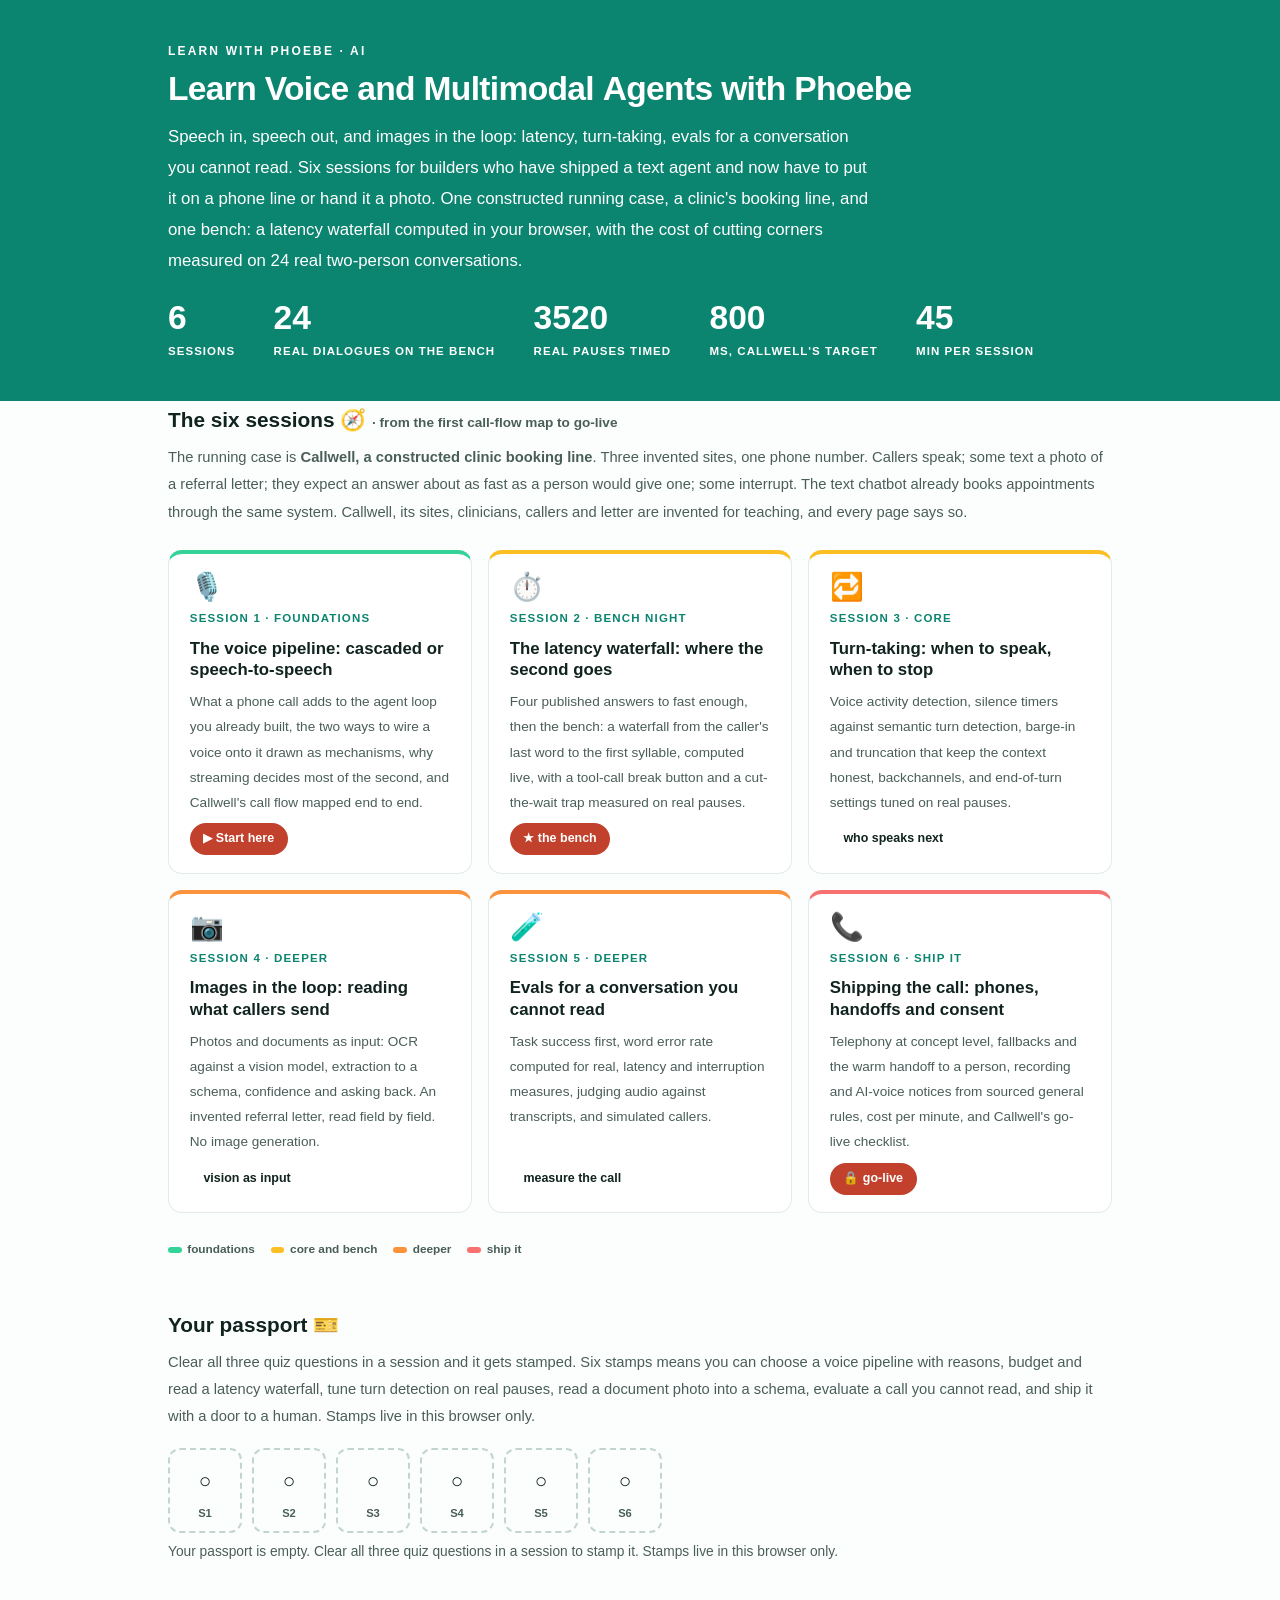
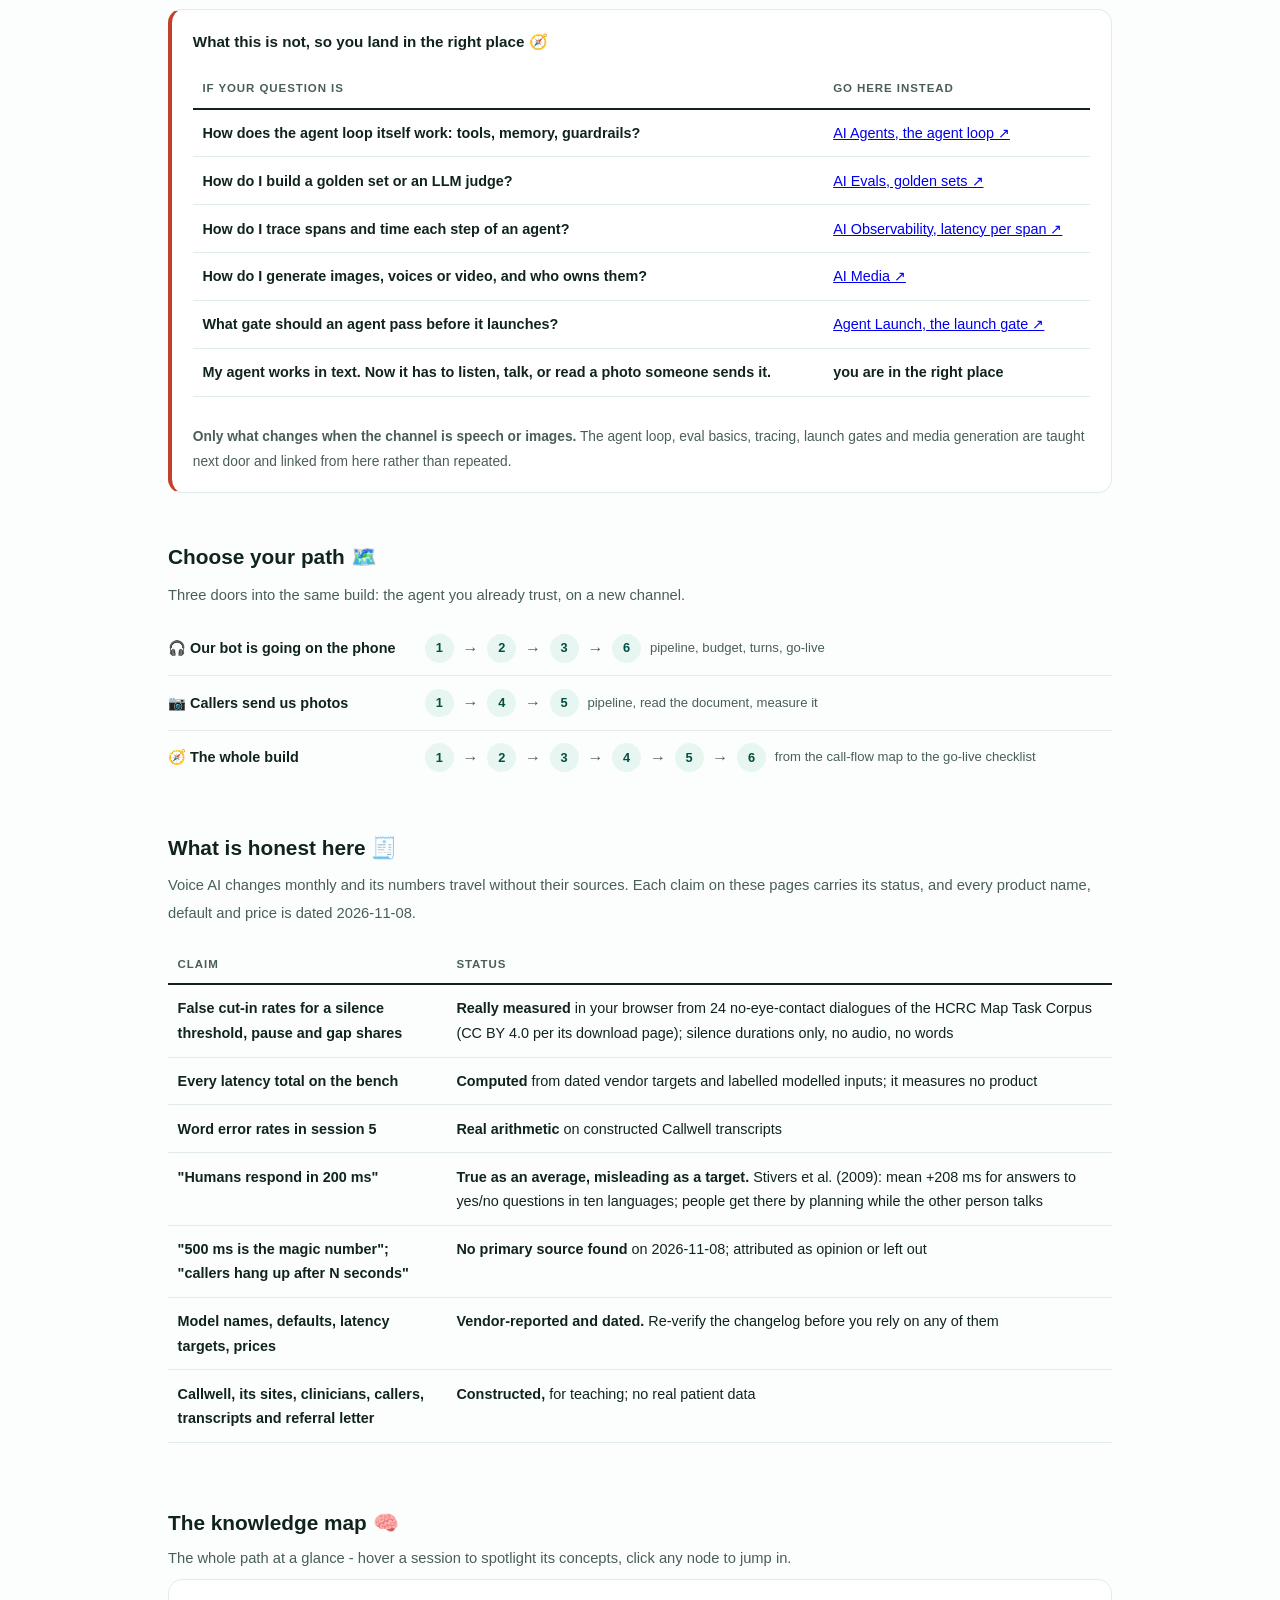
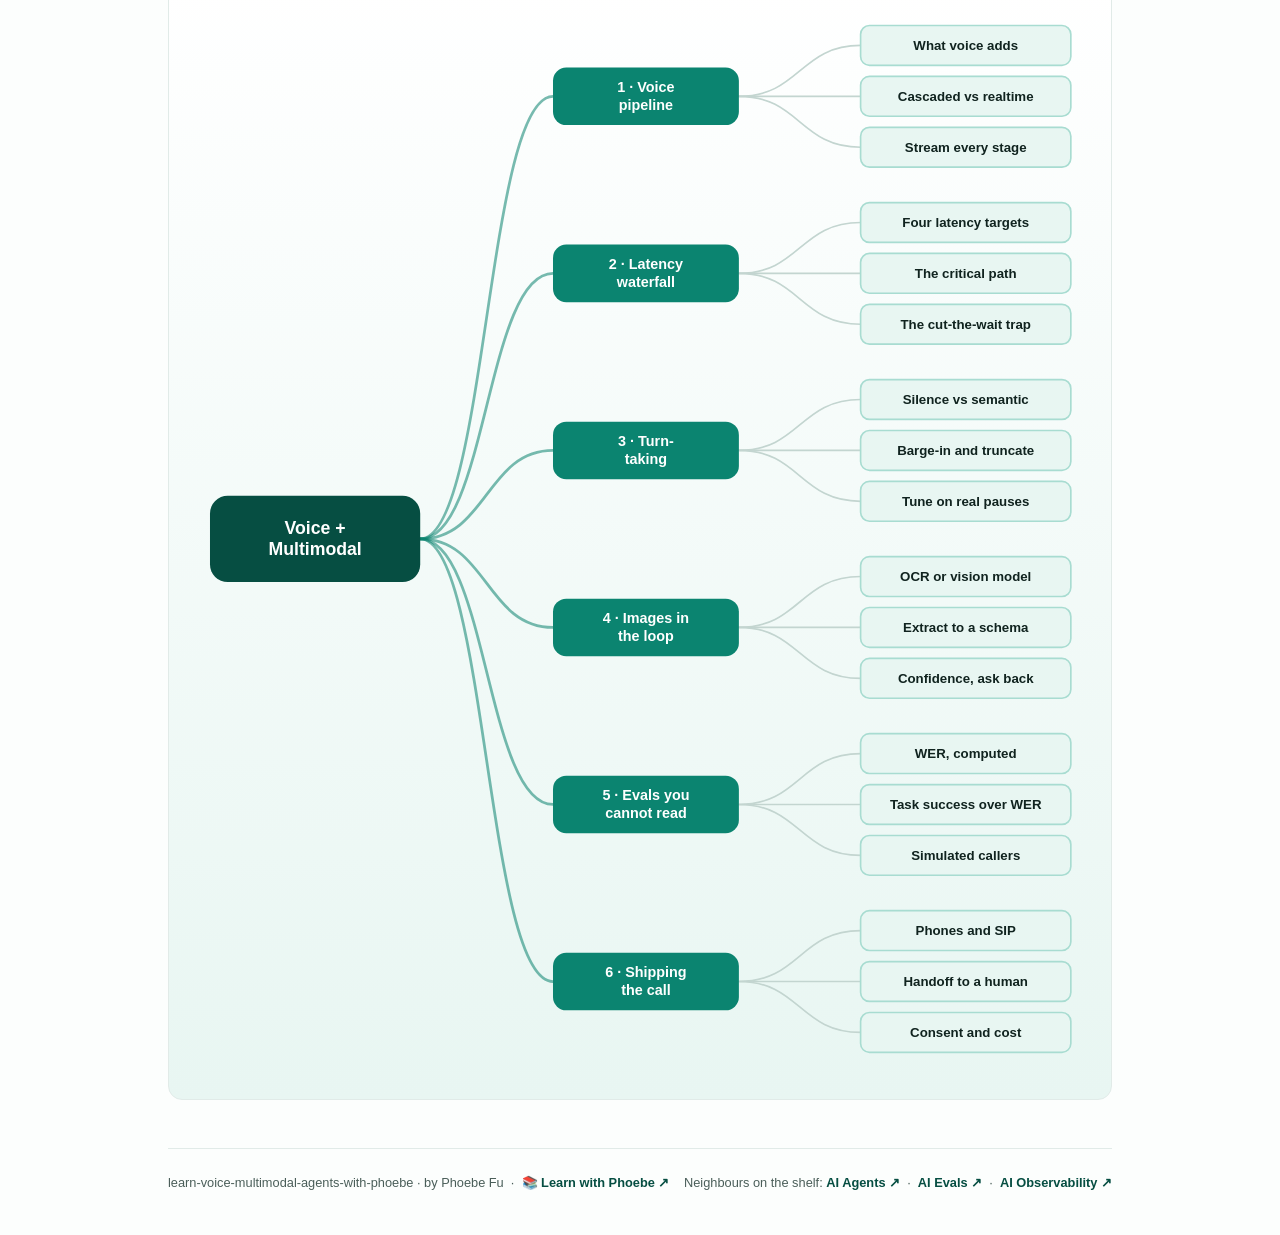
<file: index.html>
<!DOCTYPE html>
<html lang="en">
<head>
<meta charset="UTF-8">
<meta name="viewport" content="width=device-width, initial-scale=1.0">
<!-- social:start -->
<meta name="description" content="Six sessions for builders putting an agent on a phone line or giving it photos to read: cascaded against speech-to-speech pipelines, a latency waterfall computed in your browser, turn-taking measured on real conversation, images as input, evals for a conversation you cannot read, and shipping the call. Free, by Phoebe Fu.">
<meta property="og:type" content="website">
<meta property="og:site_name" content="Learn with Phoebe">
<meta property="og:title" content="Learn Voice and Multimodal Agents with Phoebe">
<meta property="og:description" content="Speech in, speech out, and images in the loop: latency, turn-taking, evals for a conversation you cannot read.">
<meta property="og:url" content="https://phoebefu6.github.io/learn-voice-multimodal-agents-with-phoebe/">
<meta property="og:image" content="https://phoebefu6.github.io/learn-voice-multimodal-agents-with-phoebe/assets/og-cover.png">
<meta property="og:image:width" content="1200">
<meta property="og:image:height" content="630">
<meta name="twitter:card" content="summary_large_image">
<meta name="twitter:title" content="Learn Voice and Multimodal Agents with Phoebe">
<meta name="twitter:description" content="Speech in, speech out, and images in the loop: latency, turn-taking, evals for a conversation you cannot read.">
<meta name="twitter:image" content="https://phoebefu6.github.io/learn-voice-multimodal-agents-with-phoebe/assets/og-cover.png">
<!-- social:end -->
<title>Learn Voice and Multimodal Agents with Phoebe</title>
<link rel="stylesheet" href="assets/style.css?v=2">
<style>

  .stats-row { display: flex; gap: 2.4rem; margin-top: 1.5rem; flex-wrap: wrap; }
  .stat b { display: block; font-size: 2.1rem; font-weight: 800; line-height: 1.05; font-variant-numeric: tabular-nums; }
  .stat span { font-size: .72rem; opacity: 1; text-transform: uppercase; letter-spacing: .09em; font-weight: 600; }

  .course-grid { display: grid; grid-template-columns: repeat(auto-fit, minmax(17rem, 1fr)); gap: 1rem; margin-top: 1.5rem; }
  .course-card {
    border: 1px solid var(--hairline);
    border-top: 4px solid var(--diff, var(--indigo));
    border-radius: var(--radius);
    padding: 1.2rem 1.3rem 1.1rem;
    display: flex;
    flex-direction: column;
    gap: .5rem;
    text-decoration: none;
    color: var(--ink);
    background: #fff;
    transition: box-shadow .15s ease, border-color .15s ease, transform .15s ease;
    position: relative;
  }
  .course-card:hover { border-color: var(--indigo-soft); border-top-color: var(--diff, var(--indigo)); box-shadow: 0 8px 28px rgba(var(--shadow-rgb),.16); transform: translateY(-3px); }
  .course-card .cicon { font-size: 1.7rem; line-height: 1; }
  .course-card .cnum { font-size: .72rem; font-weight: 700; color: var(--indigo); text-transform: uppercase; letter-spacing: .1em; }
  .course-card h3 { font-size: 1.05rem; font-weight: 800; line-height: 1.3; }
  .course-card p { font-size: .85rem; color: var(--muted); flex: 1; }
  .course-card .meta { display: flex; gap: .4rem; flex-wrap: wrap; }

  .diff-legend { display: flex; gap: 1rem; margin-top: 1.6rem; font-size: .74rem; color: var(--muted); font-weight: 600; flex-wrap: wrap; }
  .diff-legend i { display: inline-block; width: .85rem; height: .35rem; border-radius: 999px; margin-right: .35rem; vertical-align: middle; }

  .paths { margin-top: 2.6rem; }
  .paths h2 { font-size: 1.3rem; font-weight: 800; margin-bottom: .3rem; }
  .paths .plede { color: var(--muted); font-size: .92rem; margin-bottom: .8rem; }
  .path { display: flex; gap: .55rem; align-items: center; padding: .75rem 0; border-bottom: .5px solid var(--hairline); flex-wrap: wrap; }
  .path:last-child { border-bottom: none; }
  .path b { min-width: 15.5rem; font-size: .9rem; }
  .path .pstep { background: var(--indigo-50); color: var(--indigo-deep); border-radius: 999px; padding: .16rem .68rem; font-weight: 700; font-size: .8rem; text-decoration: none; transition: all .12s ease; }
  .path .pstep:hover { background: var(--indigo); color: #fff; }
  .path .parr { color: var(--muted); font-weight: 700; }

  .mm-section { margin-top: 1.6rem; }
  .mm-section h2 { font-size: 1.3rem; font-weight: 800; margin-bottom: .2rem; }
  .mm-section .mm-lede { color: var(--muted); font-size: .92rem; margin-bottom: .4rem; }
  .mm-wrap { border: 1px solid var(--hairline); border-radius: var(--radius); background: linear-gradient(180deg,#fff,var(--indigo-50)); padding: .6rem; overflow-x: auto; }
  .mm-svg { width: 100%; height: auto; display: block; max-width: 60rem; margin: 0 auto; min-width: 34rem; }
  .mm-link { cursor: pointer; text-decoration: none; }
  .mm-node rect { transition: opacity .15s ease, filter .15s ease; }
  .mm-node text { pointer-events: none; }
  .mm-link:hover .mm-node rect { filter: brightness(1.06); }
  .mm-edge { transition: opacity .15s ease; }

  .not-this { border: 1px solid var(--hairline); border-left: 4px solid var(--clay); border-radius: var(--radius); background: #fff; padding: 1.1rem 1.3rem; margin-top: 1.2rem; }
  .not-this h3 { font-size: .95rem; font-weight: 800; margin-bottom: .5rem; }
</style>
</head>
<body>
<header class="masthead">
  <div class="wrap">
    <div class="eyebrow">Learn with Phoebe · AI</div>
    <h1>Learn <span class="accent">Voice and Multimodal Agents</span> with Phoebe</h1>
    <p class="sub">Speech in, speech out, and images in the loop: latency, turn-taking, evals for a conversation you cannot read. Six sessions for builders who have shipped a text agent and now have to put it on a phone line or hand it a photo. One constructed running case, a clinic's booking line, and one bench: a latency waterfall computed in your browser, with the cost of cutting corners measured on 24 real two-person conversations.</p>
    <div class="stats-row">
      <div class="stat"><b data-count="6">6</b><span>sessions</span></div>
      <div class="stat"><b data-count="24">24</b><span>real dialogues on the bench</span></div>
      <div class="stat"><b data-count="3520">3,520</b><span>real pauses timed</span></div>
      <div class="stat"><b data-count="800">800</b><span>ms, Callwell's target</span></div>
      <div class="stat"><b data-count="45">45</b><span>min per session</span></div>
    </div>
  </div>
</header>
<main class="wrap">
  <section class="section">
    <div class="paths" style="margin-top:0">
      <h2>The six sessions 🧭 <span style="font-size:.85rem;font-weight:600;color:var(--muted)">· from the first call-flow map to go-live</span></h2>
      <p class="plede">The running case is <strong>Callwell, a constructed clinic booking line</strong>. Three invented sites, one phone number. Callers speak; some text a photo of a referral letter; they expect an answer about as fast as a person would give one; some interrupt. The text chatbot already books appointments through the same system. Callwell, its sites, clinicians, callers and letter are invented for teaching, and every page says so.</p>
    </div>
    <div class="course-grid">
      <a class="course-card" href="courses/01-the-voice-pipeline.html" style="--diff:#34D399">
        <span class="cicon">🎙️</span>
        <span class="cnum">Session 1 · foundations</span>
        <h3>The voice pipeline: cascaded or speech-to-speech</h3>
        <p>What a phone call adds to the agent loop you already built, the two ways to wire a voice onto it drawn as mechanisms, why streaming decides most of the second, and Callwell's call flow mapped end to end.</p>
        <span class="meta"><span class="pill amber">▶ Start here</span></span>
      </a>
      <a class="course-card" href="courses/02-the-latency-waterfall.html" style="--diff:#FBBF24">
        <span class="cicon">⏱️</span>
        <span class="cnum">Session 2 · bench night</span>
        <h3>The latency waterfall: where the second goes</h3>
        <p>Four published answers to fast enough, then the bench: a waterfall from the caller's last word to the first syllable, computed live, with a tool-call break button and a cut-the-wait trap measured on real pauses.</p>
        <span class="meta"><span class="pill amber">★ the bench</span></span>
      </a>
      <a class="course-card" href="courses/03-turn-taking.html" style="--diff:#FBBF24">
        <span class="cicon">🔁</span>
        <span class="cnum">Session 3 · core</span>
        <h3>Turn-taking: when to speak, when to stop</h3>
        <p>Voice activity detection, silence timers against semantic turn detection, barge-in and truncation that keep the context honest, backchannels, and end-of-turn settings tuned on real pauses.</p>
        <span class="meta"><span class="pill">who speaks next</span></span>
      </a>
      <a class="course-card" href="courses/04-images-in-the-loop.html" style="--diff:#FB923C">
        <span class="cicon">📷</span>
        <span class="cnum">Session 4 · deeper</span>
        <h3>Images in the loop: reading what callers send</h3>
        <p>Photos and documents as input: OCR against a vision model, extraction to a schema, confidence and asking back. An invented referral letter, read field by field. No image generation.</p>
        <span class="meta"><span class="pill">vision as input</span></span>
      </a>
      <a class="course-card" href="courses/05-evals-you-cannot-read.html" style="--diff:#FB923C">
        <span class="cicon">🧪</span>
        <span class="cnum">Session 5 · deeper</span>
        <h3>Evals for a conversation you cannot read</h3>
        <p>Task success first, word error rate computed for real, latency and interruption measures, judging audio against transcripts, and simulated callers.</p>
        <span class="meta"><span class="pill">measure the call</span></span>
      </a>
      <a class="course-card" href="courses/06-shipping-the-call.html" style="--diff:#F87171">
        <span class="cicon">📞</span>
        <span class="cnum">Session 6 · ship it</span>
        <h3>Shipping the call: phones, handoffs and consent</h3>
        <p>Telephony at concept level, fallbacks and the warm handoff to a person, recording and AI-voice notices from sourced general rules, cost per minute, and Callwell's go-live checklist.</p>
        <span class="meta"><span class="pill amber">🔒 go-live</span></span>
      </a>
    </div>
    <div class="diff-legend">
      <span><i style="background:#34D399"></i>foundations</span>
      <span><i style="background:#FBBF24"></i>core and bench</span>
      <span><i style="background:#FB923C"></i>deeper</span>
      <span><i style="background:#F87171"></i>ship it</span>
    </div>
  </section>
  <section class="section">
    <div class="paths" style="margin-top:0">
      <h2>Your passport 🎫</h2>
      <p class="plede">Clear all three quiz questions in a session and it gets stamped. Six stamps means you can choose a voice pipeline with reasons, budget and read a latency waterfall, tune turn detection on real pauses, read a document photo into a schema, evaluate a call you cannot read, and ship it with a door to a human. Stamps live in this browser only.</p>
    </div>
    <div class="pp-strip"></div>
  </section>
  <section class="section">
    <div class="not-this">
      <h3>What this is not, so you land in the right place 🧭</h3>
      <table class="clean">
        <tr><th>If your question is</th><th>Go here instead</th></tr>
        <tr><td>How does the agent loop itself work: tools, memory, guardrails?</td><td><a href="https://phoebefu6.github.io/learn-ai-agents-with-phoebe/courses/b1-agent-loop.html">AI Agents, the agent loop ↗</a></td></tr>
        <tr><td>How do I build a golden set or an LLM judge?</td><td><a href="https://phoebefu6.github.io/learn-ai-evals-with-phoebe/courses/b2-golden-set.html">AI Evals, golden sets ↗</a></td></tr>
        <tr><td>How do I trace spans and time each step of an agent?</td><td><a href="https://phoebefu6.github.io/learn-ai-observability-with-phoebe/courses/b4-cost-and-latency-per-span.html">AI Observability, latency per span ↗</a></td></tr>
        <tr><td>How do I generate images, voices or video, and who owns them?</td><td><a href="https://phoebefu6.github.io/learn-ai-media-with-phoebe/">AI Media ↗</a></td></tr>
        <tr><td>What gate should an agent pass before it launches?</td><td><a href="https://phoebefu6.github.io/learn-agent-launch-with-phoebe/courses/b9-the-launch-gate.html">Agent Launch, the launch gate ↗</a></td></tr>
        <tr><td><strong>My agent works in text. Now it has to listen, talk, or read a photo someone sends it.</strong></td><td><strong>you are in the right place</strong></td></tr>
      </table>
      <p style="margin-top:.7rem;font-size:.86rem;color:var(--muted)"><strong>Only what changes when the channel is speech or images.</strong> The agent loop, eval basics, tracing, launch gates and media generation are taught next door and linked from here rather than repeated.</p>
    </div>
  </section>
  <section class="section">
    <div class="paths">
      <h2>Choose your path 🗺️</h2>
      <p class="plede">Three doors into the same build: the agent you already trust, on a new channel.</p>
      <div class="path"><b>🎧 Our bot is going on the phone</b>
        <a class="pstep" href="courses/01-the-voice-pipeline.html">1</a><span class="parr">→</span>
        <a class="pstep" href="courses/02-the-latency-waterfall.html">2</a><span class="parr">→</span>
        <a class="pstep" href="courses/03-turn-taking.html">3</a><span class="parr">→</span>
        <a class="pstep" href="courses/06-shipping-the-call.html">6</a>
        <span style="font-size:.82rem;color:var(--muted)">pipeline, budget, turns, go-live</span>
      </div>
      <div class="path"><b>📷 Callers send us photos</b>
        <a class="pstep" href="courses/01-the-voice-pipeline.html">1</a><span class="parr">→</span>
        <a class="pstep" href="courses/04-images-in-the-loop.html">4</a><span class="parr">→</span>
        <a class="pstep" href="courses/05-evals-you-cannot-read.html">5</a>
        <span style="font-size:.82rem;color:var(--muted)">pipeline, read the document, measure it</span>
      </div>
      <div class="path"><b>🧭 The whole build</b>
        <a class="pstep" href="courses/01-the-voice-pipeline.html">1</a><span class="parr">→</span>
        <a class="pstep" href="courses/02-the-latency-waterfall.html">2</a><span class="parr">→</span>
        <a class="pstep" href="courses/03-turn-taking.html">3</a><span class="parr">→</span>
        <a class="pstep" href="courses/04-images-in-the-loop.html">4</a><span class="parr">→</span>
        <a class="pstep" href="courses/05-evals-you-cannot-read.html">5</a><span class="parr">→</span>
        <a class="pstep" href="courses/06-shipping-the-call.html">6</a>
        <span style="font-size:.82rem;color:var(--muted)">from the call-flow map to the go-live checklist</span>
      </div>
    </div>
  </section>
  <section class="section">
    <div class="paths" style="margin-top:0">
      <h2>What is honest here 🧾</h2>
      <p class="plede">Voice AI changes monthly and its numbers travel without their sources. Each claim on these pages carries its status, and every product name, default and price is dated 2026-11-08.</p>
    </div>
    <table class="clean">
      <tr><th>Claim</th><th>Status</th></tr>
      <tr><td>False cut-in rates for a silence threshold, pause and gap shares</td><td><strong>Really measured</strong> in your browser from 24 no-eye-contact dialogues of the HCRC Map Task Corpus (CC BY 4.0 per its download page); silence durations only, no audio, no words</td></tr>
      <tr><td>Every latency total on the bench</td><td><strong>Computed</strong> from dated vendor targets and labelled modelled inputs; it measures no product</td></tr>
      <tr><td>Word error rates in session 5</td><td><strong>Real arithmetic</strong> on constructed Callwell transcripts</td></tr>
      <tr><td>"Humans respond in 200 ms"</td><td><strong>True as an average, misleading as a target.</strong> Stivers et al. (2009): mean +208 ms for answers to yes/no questions in ten languages; people get there by planning while the other person talks</td></tr>
      <tr><td>"500 ms is the magic number"; "callers hang up after N seconds"</td><td><strong>No primary source found</strong> on 2026-11-08; attributed as opinion or left out</td></tr>
      <tr><td>Model names, defaults, latency targets, prices</td><td><strong>Vendor-reported and dated.</strong> Re-verify the changelog before you rely on any of them</td></tr>
      <tr><td>Callwell, its sites, clinicians, callers, transcripts and referral letter</td><td><strong>Constructed,</strong> for teaching; no real patient data</td></tr>
    </table>
  </section>
  <section class="section mm-section">
    <h2>The knowledge map 🧠</h2>
    <p class="mm-lede">The whole path at a glance - hover a session to spotlight its concepts, click any node to jump in.</p>
    <div class="mm-wrap"><div id="mindmap"></div></div>
  </section>
  <footer class="pagefoot">
    <span>learn-voice-multimodal-agents-with-phoebe · by Phoebe Fu &nbsp;·&nbsp; 📚 <a href="https://phoebefu6.github.io/learn-with-phoebe/">Learn with Phoebe ↗</a></span>
    <span>Neighbours on the shelf: <a href="https://phoebefu6.github.io/learn-ai-agents-with-phoebe/">AI Agents ↗</a> &nbsp;·&nbsp; <a href="https://phoebefu6.github.io/learn-ai-evals-with-phoebe/">AI Evals ↗</a> &nbsp;·&nbsp; <a href="https://phoebefu6.github.io/learn-ai-observability-with-phoebe/">AI Observability ↗</a></span>
  </footer>
</main>
<script>
window.MINDMAP_DATA = {
 "title": "Voice +\nMultimodal",
 "centerColor": "#064E42",
 "sessions": [
  {
   "label": "Voice\npipeline",
   "href": "courses/01-the-voice-pipeline.html",
   "color": "#34D399",
   "concepts": [
    {
     "label": "What voice adds",
     "href": "courses/01-the-voice-pipeline.html#part-1"
    },
    {
     "label": "Cascaded vs realtime",
     "href": "courses/01-the-voice-pipeline.html#part-2"
    },
    {
     "label": "Stream every stage",
     "href": "courses/01-the-voice-pipeline.html#part-3"
    }
   ]
  },
  {
   "label": "Latency\nwaterfall",
   "href": "courses/02-the-latency-waterfall.html",
   "color": "#FBBF24",
   "concepts": [
    {
     "label": "Four latency targets",
     "href": "courses/02-the-latency-waterfall.html#part-1"
    },
    {
     "label": "The critical path",
     "href": "courses/02-the-latency-waterfall.html#part-2"
    },
    {
     "label": "The cut-the-wait trap",
     "href": "courses/02-the-latency-waterfall.html#part-3"
    }
   ]
  },
  {
   "label": "Turn-\ntaking",
   "href": "courses/03-turn-taking.html",
   "color": "#FBBF24",
   "concepts": [
    {
     "label": "Silence vs semantic",
     "href": "courses/03-turn-taking.html#part-1"
    },
    {
     "label": "Barge-in and truncate",
     "href": "courses/03-turn-taking.html#part-2"
    },
    {
     "label": "Tune on real pauses",
     "href": "courses/03-turn-taking.html#part-3"
    }
   ]
  },
  {
   "label": "Images in\nthe loop",
   "href": "courses/04-images-in-the-loop.html",
   "color": "#FB923C",
   "concepts": [
    {
     "label": "OCR or vision model",
     "href": "courses/04-images-in-the-loop.html#part-1"
    },
    {
     "label": "Extract to a schema",
     "href": "courses/04-images-in-the-loop.html#part-2"
    },
    {
     "label": "Confidence, ask back",
     "href": "courses/04-images-in-the-loop.html#part-3"
    }
   ]
  },
  {
   "label": "Evals you\ncannot read",
   "href": "courses/05-evals-you-cannot-read.html",
   "color": "#FB923C",
   "concepts": [
    {
     "label": "WER, computed",
     "href": "courses/05-evals-you-cannot-read.html#part-1"
    },
    {
     "label": "Task success over WER",
     "href": "courses/05-evals-you-cannot-read.html#part-2"
    },
    {
     "label": "Simulated callers",
     "href": "courses/05-evals-you-cannot-read.html#part-3"
    }
   ]
  },
  {
   "label": "Shipping\nthe call",
   "href": "courses/06-shipping-the-call.html",
   "color": "#F87171",
   "concepts": [
    {
     "label": "Phones and SIP",
     "href": "courses/06-shipping-the-call.html#part-1"
    },
    {
     "label": "Handoff to a human",
     "href": "courses/06-shipping-the-call.html#part-2"
    },
    {
     "label": "Consent and cost",
     "href": "courses/06-shipping-the-call.html#part-3"
    }
   ]
  }
 ]
};
</script>
<script src="assets/mindmap.js?v=1"></script>
<script src="assets/app.js?v=1"></script>
</body>
</html>
</file>
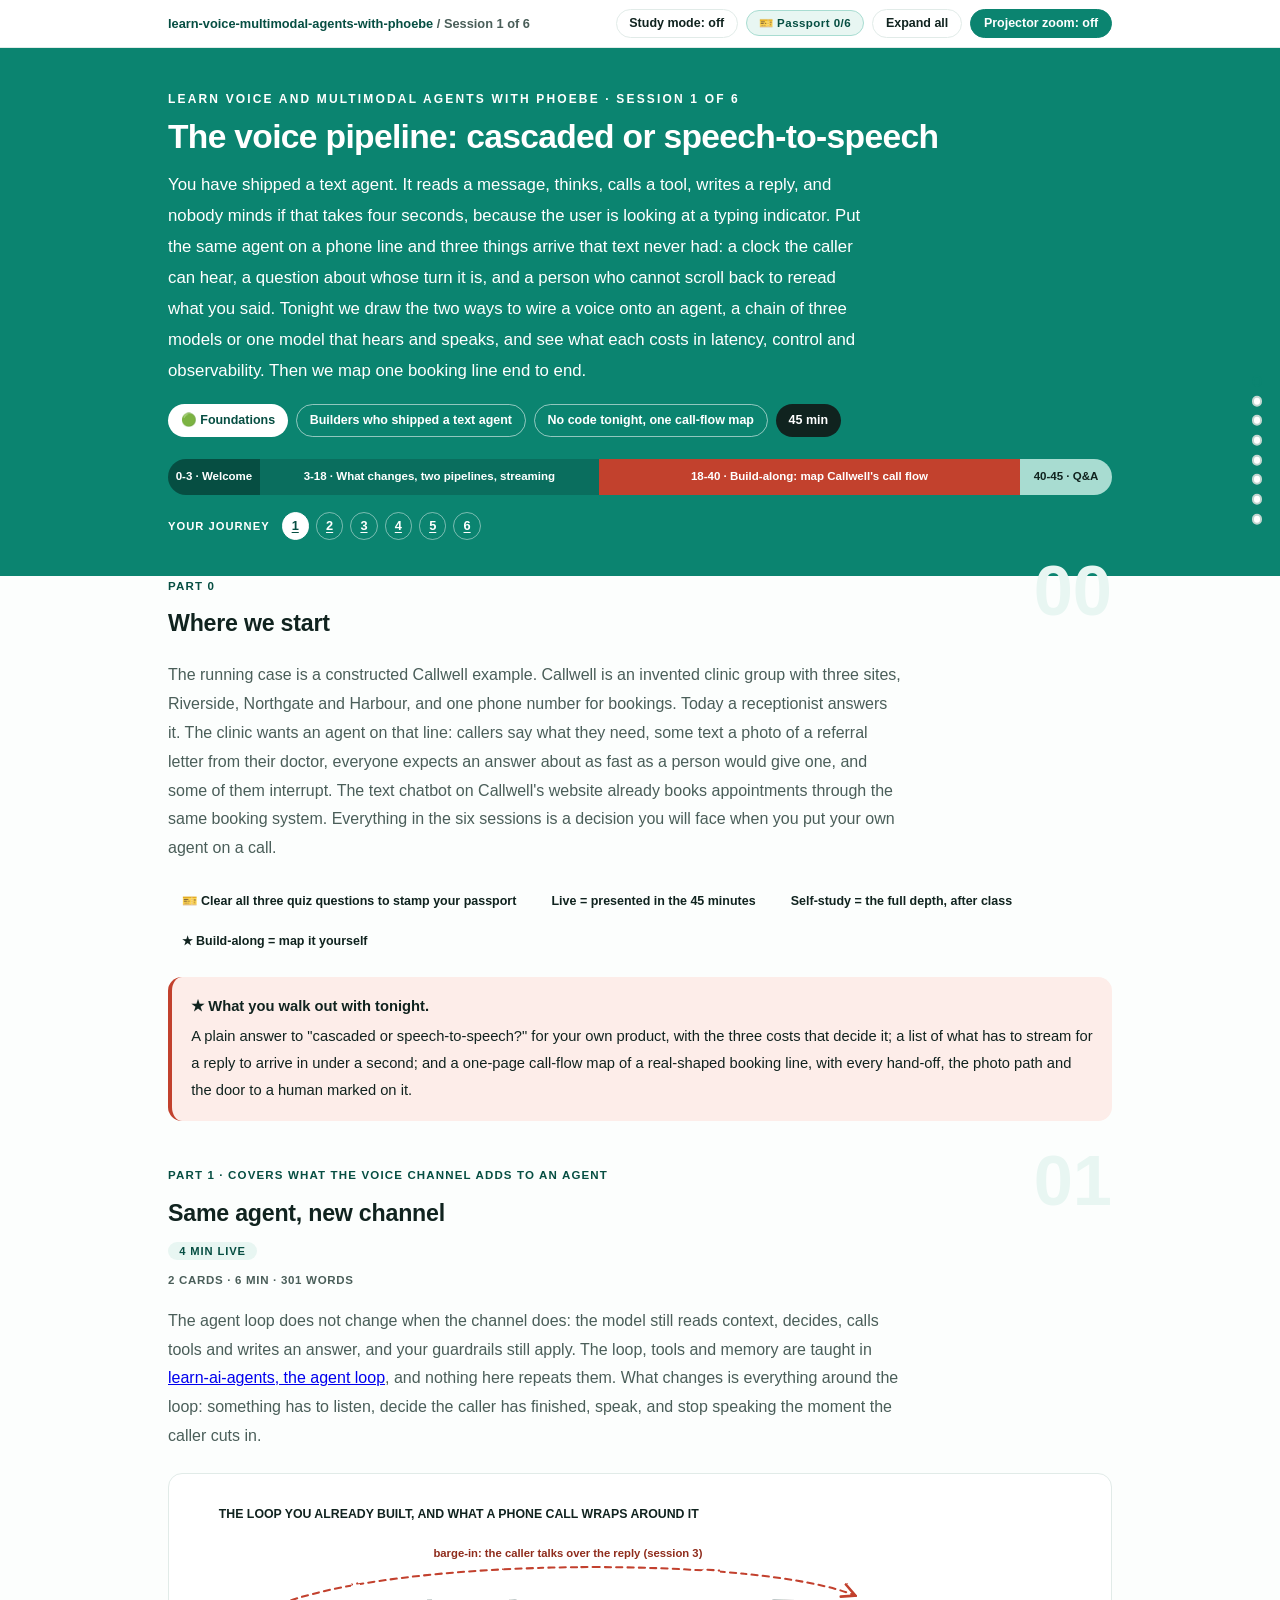
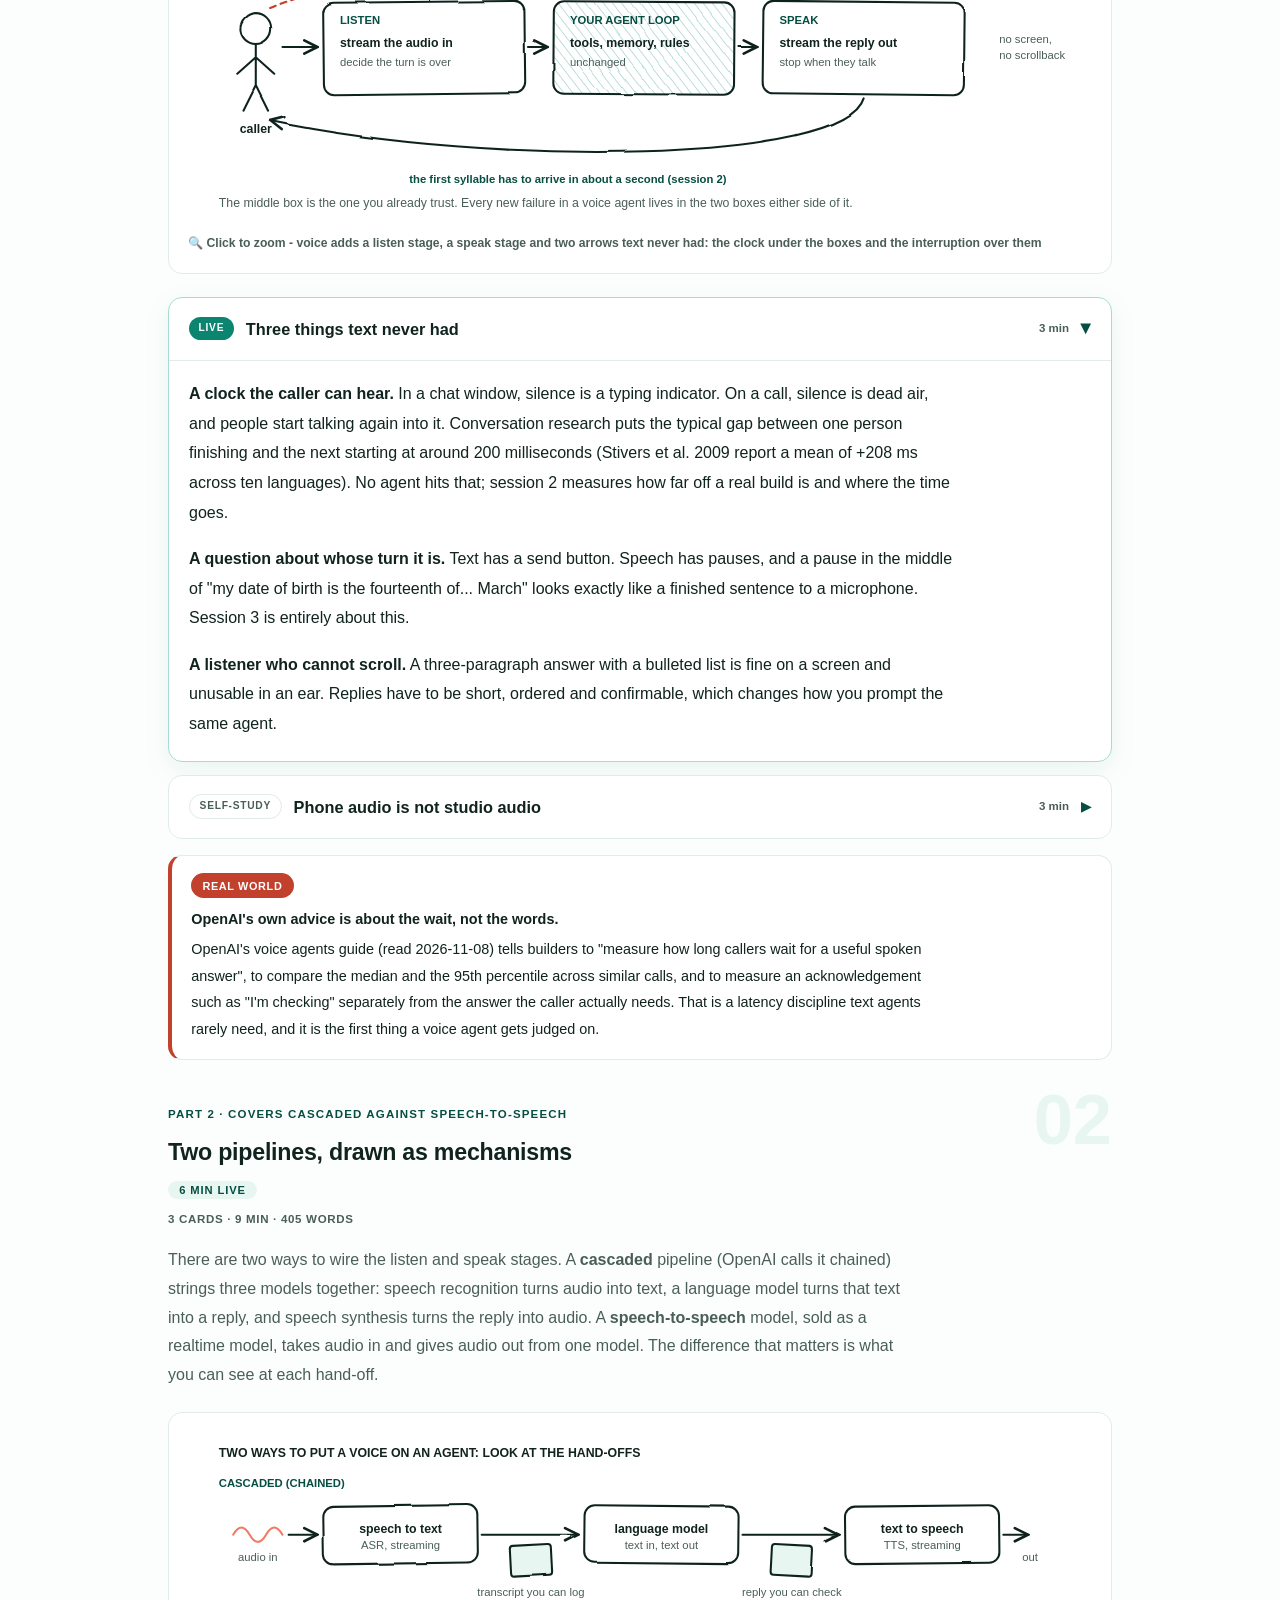
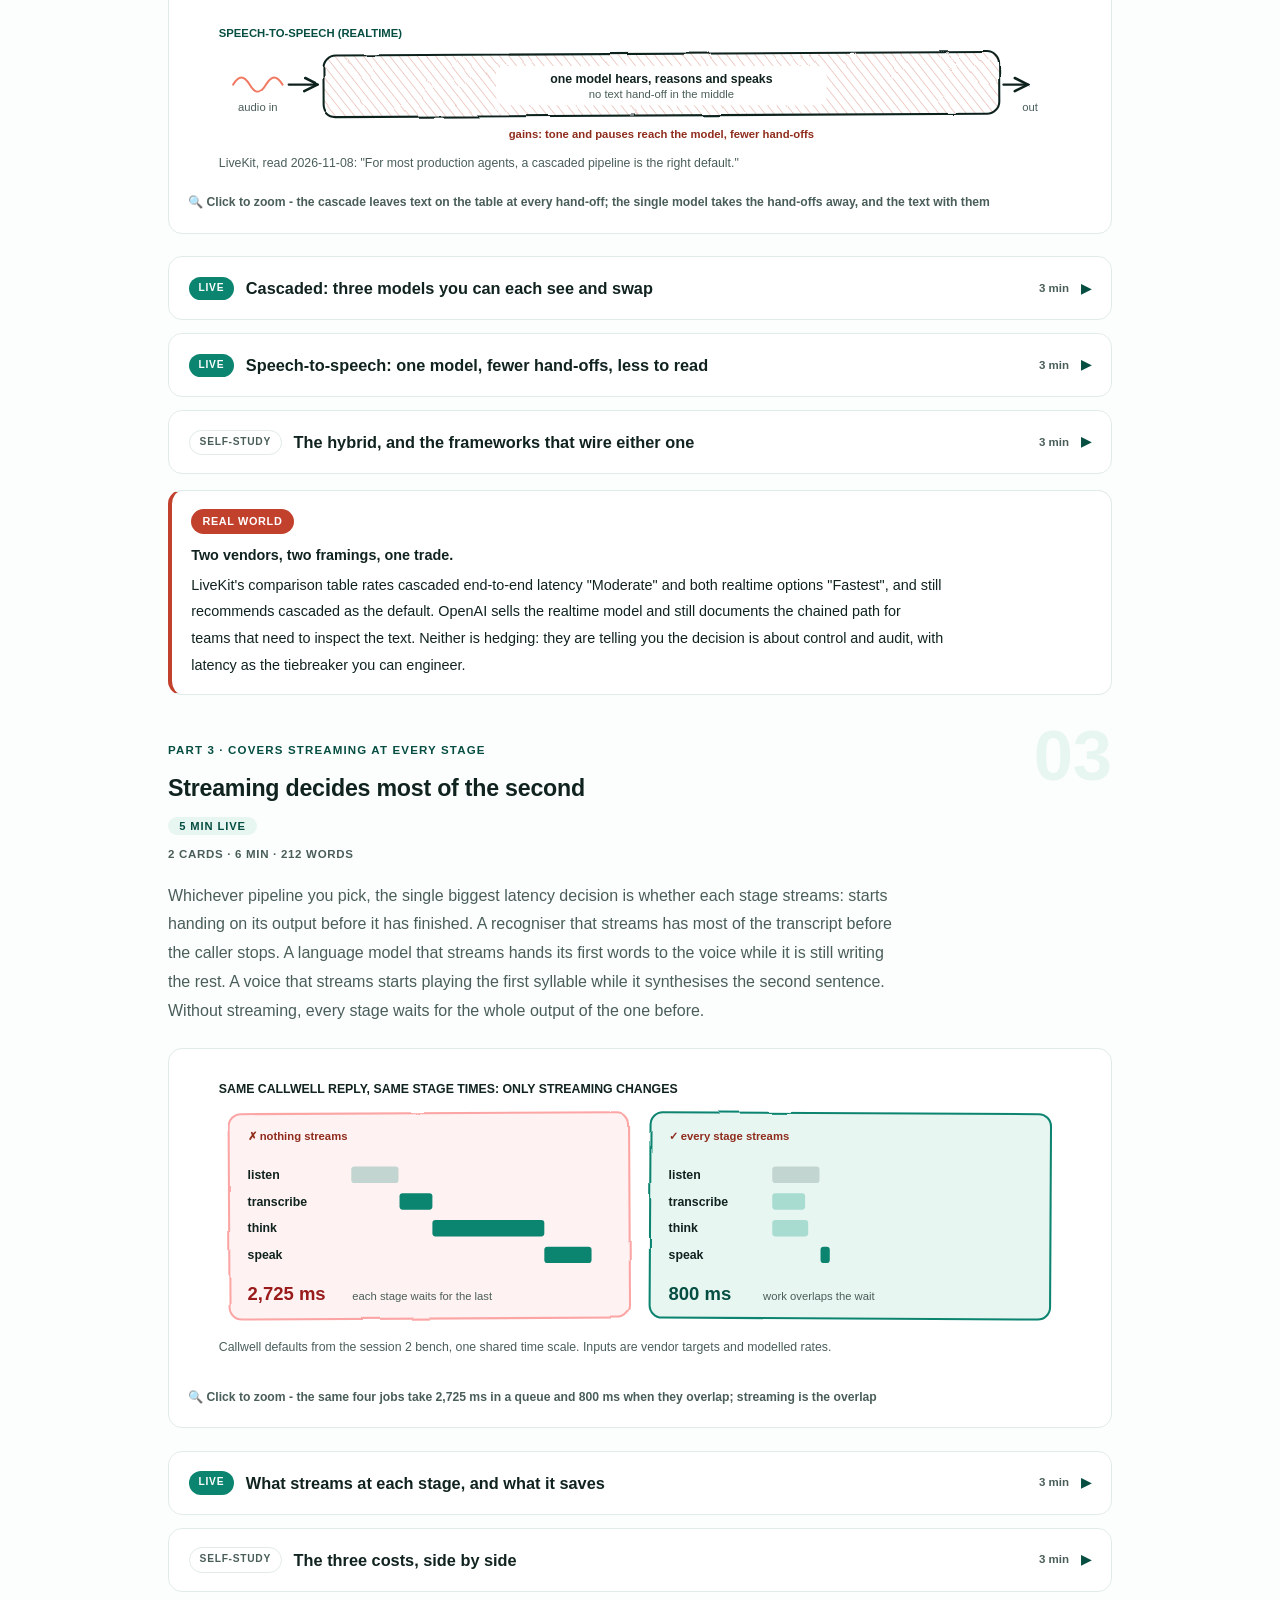
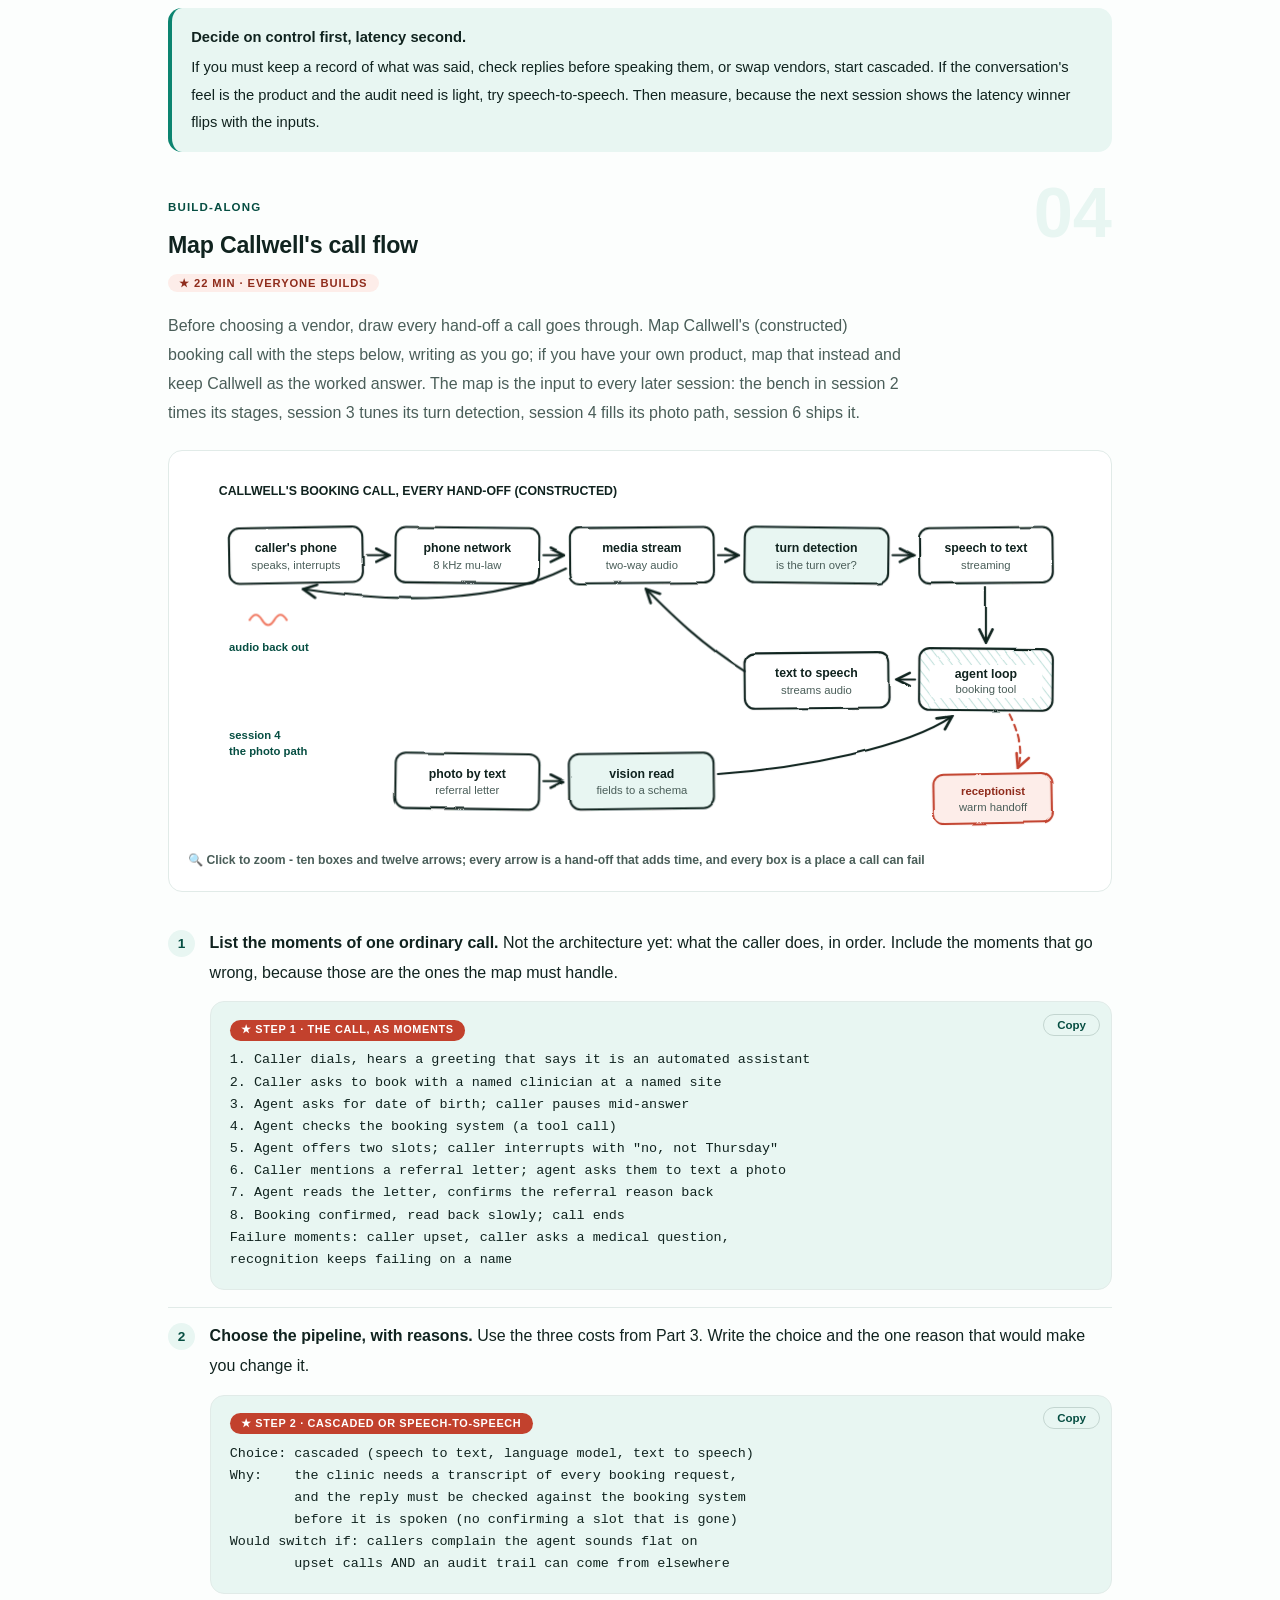
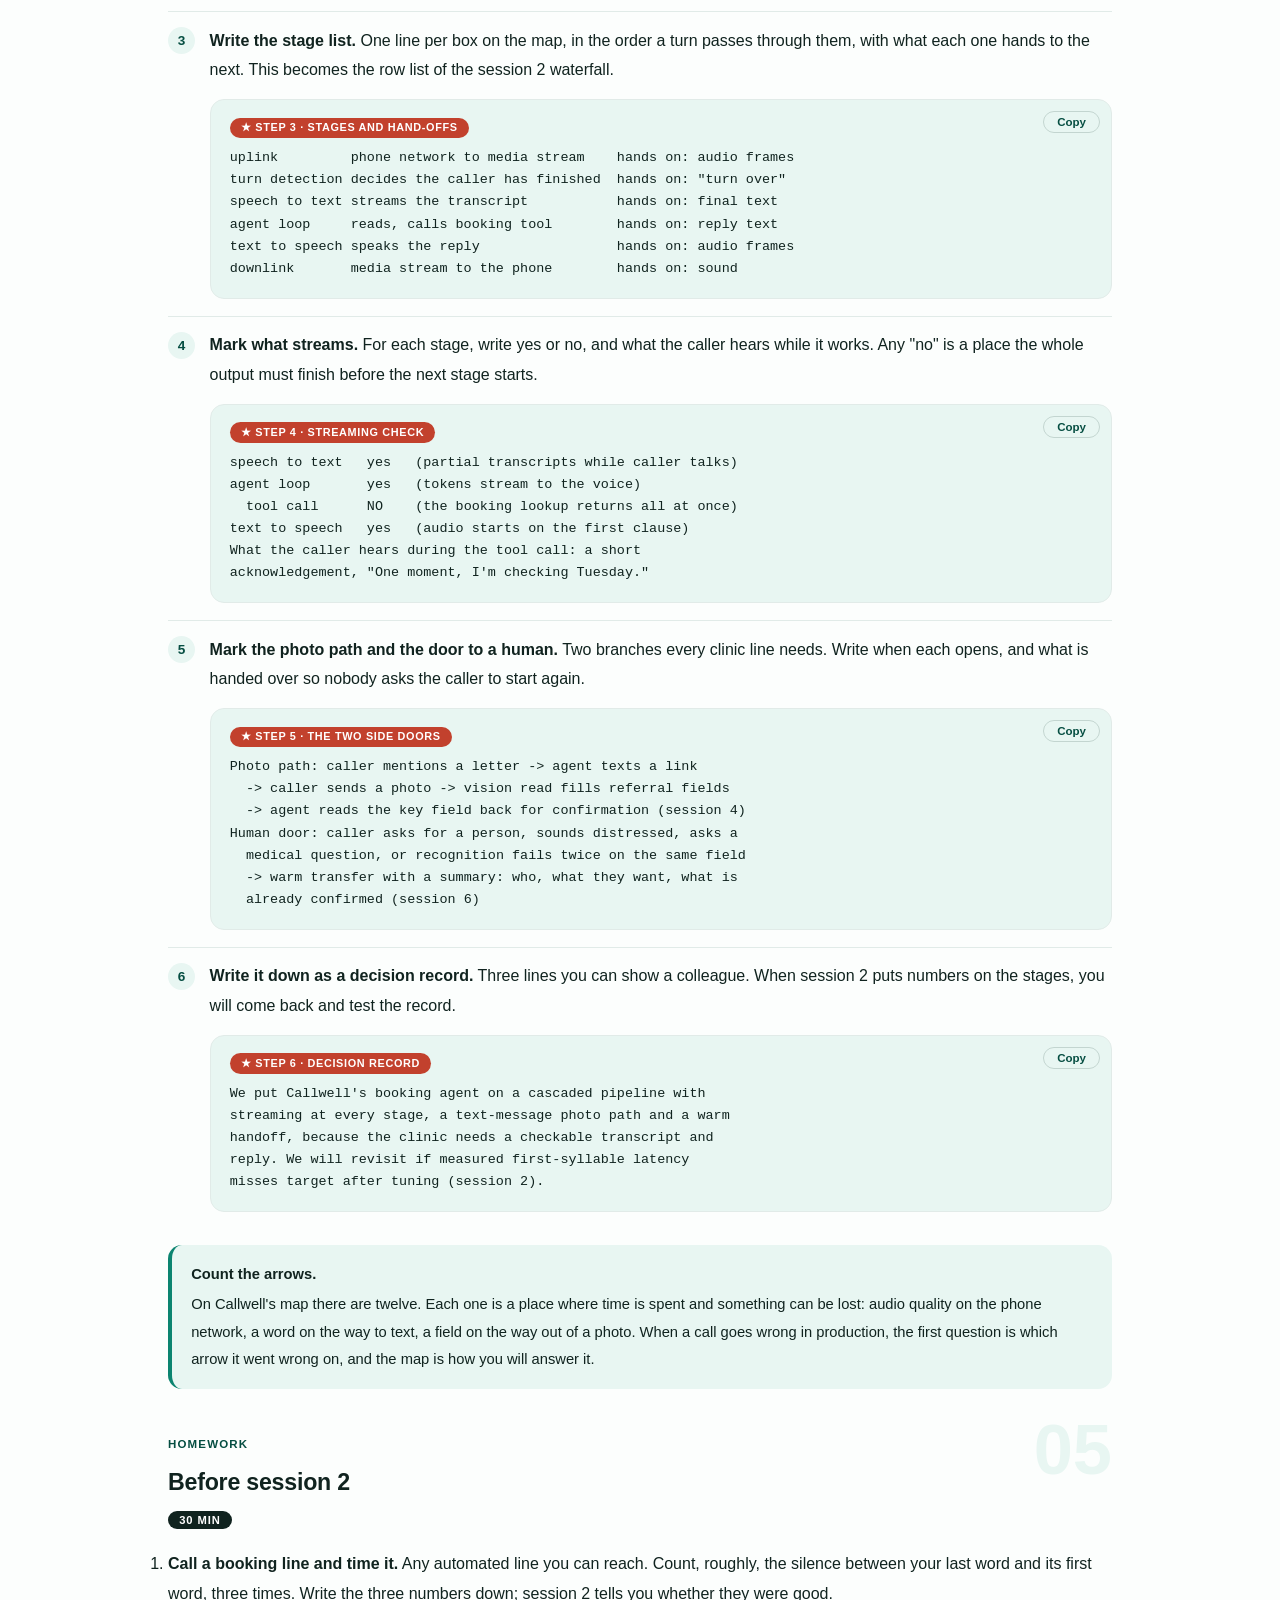
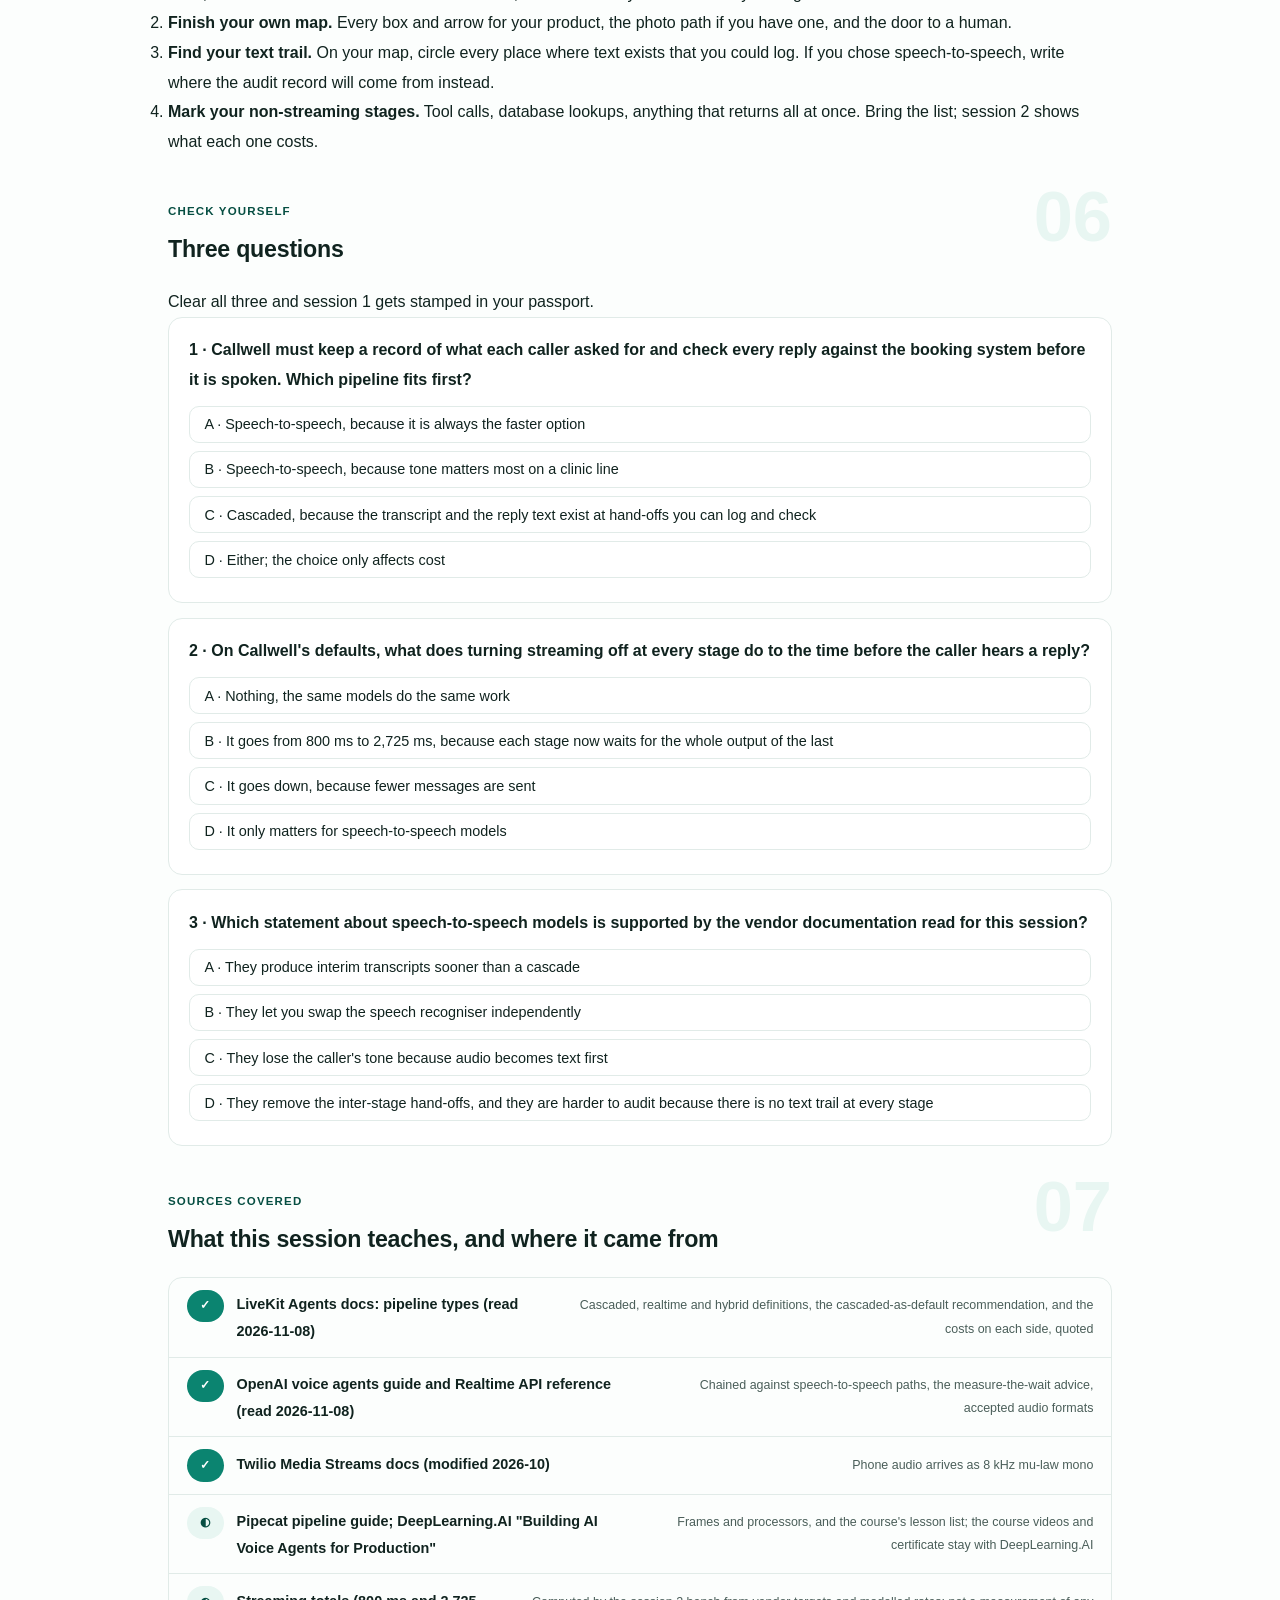
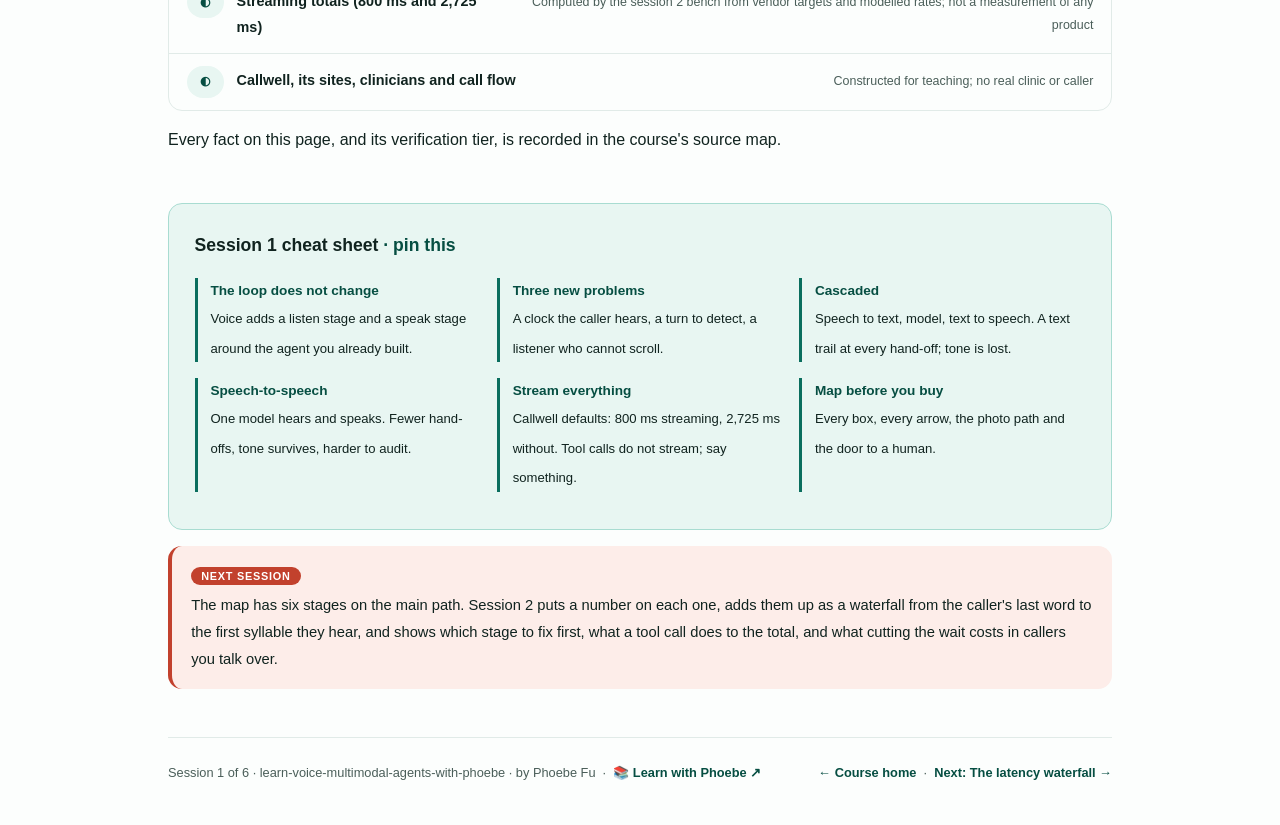
<file: courses/01-the-voice-pipeline.html>
<!DOCTYPE html>
<html lang="en">
<head>
<meta charset="UTF-8">
<meta name="viewport" content="width=device-width, initial-scale=1.0">
<!-- social:start -->
<meta name="description" content="Session 1 of 6. What changes when your agent answers the phone: time, turns and a caller who cannot scroll back. The cascaded pipeline (speech to text, a language model, text to speech) against a speech-to-speech model, drawn as mechanisms; streaming at every stage; and Callwell's call flow mapped end to end.">
<meta property="og:type" content="article">
<meta property="og:site_name" content="Learn with Phoebe">
<meta property="og:title" content="The voice pipeline: cascaded or speech-to-speech - learn voice and multimodal agents with phoebe">
<meta property="og:description" content="Session 1 of 6. Two ways to put a voice on an agent, what each costs in latency, control and observability, and why streaming decides most of it.">
<meta property="og:url" content="https://phoebefu6.github.io/learn-voice-multimodal-agents-with-phoebe/courses/01-the-voice-pipeline.html">
<meta property="og:image" content="https://phoebefu6.github.io/learn-voice-multimodal-agents-with-phoebe/assets/og-cover.png">
<meta property="og:image:width" content="1200">
<meta property="og:image:height" content="630">
<meta name="twitter:card" content="summary_large_image">
<meta name="twitter:title" content="The voice pipeline: cascaded or speech-to-speech - learn voice and multimodal agents with phoebe">
<meta name="twitter:description" content="Session 1 of 6. Cascaded against speech-to-speech, streaming at every stage, and a call flow mapped end to end.">
<meta name="twitter:image" content="https://phoebefu6.github.io/learn-voice-multimodal-agents-with-phoebe/assets/og-cover.png">
<!-- social:end -->
<title>Session 1 · The voice pipeline: cascaded or speech-to-speech - learn voice and multimodal agents with phoebe</title>
<link rel="stylesheet" href="../assets/style.css?v=2">
</head>
<body>

<div class="toolbar">
  <div class="wrap">
    <span class="crumb"><a href="../index.html">learn-voice-multimodal-agents-with-phoebe</a> / Session 1 of 6</span>
    <button class="btn" id="toggle-all" type="button">Expand all</button>
    <button class="btn primary" id="zoom-toggle" type="button">Projector zoom: off</button>
  </div>
</div>

<header class="masthead">
  <div class="wrap">
    <div class="eyebrow">Learn Voice and Multimodal Agents with Phoebe · Session 1 of 6</div>
    <h1>The voice <span class="accent">pipeline</span>: cascaded or speech-to-speech</h1>
    <p class="sub">You have shipped a text agent. It reads a message, thinks, calls a tool, writes a reply, and nobody minds if that takes four seconds, because the user is looking at a typing indicator. Put the same agent on a phone line and three things arrive that text never had: a clock the caller can hear, a question about whose turn it is, and a person who cannot scroll back to reread what you said. Tonight we draw the two ways to wire a voice onto an agent, a chain of three models or one model that hears and speaks, and see what each costs in latency, control and observability. Then we map one booking line end to end.</p>
    <div class="chip-row">
      <span class="chip level">🟢 Foundations</span>
      <span class="chip audience">Builders who shipped a text agent</span>
      <span class="chip audience">No code tonight, one call-flow map</span>
      <span class="chip time">45 min</span>
    </div>
    <div class="agenda">
      <span class="a1" style="flex:1">0-3 · Welcome</span>
      <span class="a2" style="flex:4">3-18 · What changes, two pipelines, streaming</span>
      <span class="a3" style="flex:5">18-40 · Build-along: map Callwell's call flow</span>
      <span class="a4" style="flex:1">40-45 · Q&amp;A</span>
    </div>
  </div>
</header>

<main class="wrap">

  <section class="section" id="intro">
    <div class="section-kicker">
      <span class="klabel">Part 0</span>
      <h2>Where we start</h2>
    </div>
    <p class="lede">The running case is a constructed Callwell example. Callwell is an invented clinic group with three sites, Riverside, Northgate and Harbour, and one phone number for bookings. Today a receptionist answers it. The clinic wants an agent on that line: callers say what they need, some text a photo of a referral letter from their doctor, everyone expects an answer about as fast as a person would give one, and some of them interrupt. The text chatbot on Callwell's website already books appointments through the same booking system. Everything in the six sessions is a decision you will face when you put your own agent on a call.</p>

    <div class="legend">
      <span class="pill">🎫 Clear all three quiz questions to stamp your passport</span>
      <span class="pill">Live = presented in the 45 minutes</span>
      <span class="pill">Self-study = the full depth, after class</span>
      <span class="pill">★ Build-along = map it yourself</span>
    </div>

    <div class="callout win">
      <p><strong>★ What you walk out with tonight.</strong> A plain answer to "cascaded or speech-to-speech?" for your own product, with the three costs that decide it; a list of what has to stream for a reply to arrive in under a second; and a one-page call-flow map of a real-shaped booking line, with every hand-off, the photo path and the door to a human marked on it.</p>
    </div>
  </section>

  <section class="section" id="part-1">
    <div class="section-kicker">
      <span class="klabel">Part 1 · covers what the voice channel adds to an agent</span>
      <h2>Same agent, new channel</h2>
      <span class="tag concept">4 min live</span>
    </div>
    <p class="lede">The agent loop does not change when the channel does: the model still reads context, decides, calls tools and writes an answer, and your guardrails still apply. The loop, tools and memory are taught in <a href="https://phoebefu6.github.io/learn-ai-agents-with-phoebe/courses/b1-agent-loop.html">learn-ai-agents, the agent loop</a>, and nothing here repeats them. What changes is everything around the loop: something has to listen, decide the caller has finished, speak, and stop speaking the moment the caller cuts in.</p>

    <figure class="zoomable">
      <svg viewBox="0 0 880 320" xmlns="http://www.w3.org/2000/svg" role="img" aria-label="The text agent loop drawn as an unchanged box in the middle. Around it, the voice channel adds a listen stage before it (stream the audio, decide the turn is over) and a speak stage after it (stream the reply as audio, stop when the caller talks). A return arrow under the boxes carries the reply to the caller, labelled: the first syllable has to arrive in about a second. A dashed coral arrow over the top runs from the caller to the speak stage, labelled barge-in: the caller talks over the reply.">
        <defs>
          <filter id="v1aSk" x="-3%" y="-3%" width="106%" height="106%"><feTurbulence type="fractalNoise" baseFrequency="0.02" numOctaves="2" seed="11" result="n"/><feDisplacementMap in="SourceGraphic" in2="n" scale="2.4" xChannelSelector="R" yChannelSelector="G"/></filter>
          <pattern id="v1aHc" patternUnits="userSpaceOnUse" width="7" height="7" patternTransform="rotate(-38)"><line x1="0" y1="0" x2="0" y2="7" stroke="#0B8470" stroke-width="1" opacity=".5"/></pattern>
          <marker id="v1aAr" viewBox="0 0 10 10" refX="9" refY="5" markerWidth="8" markerHeight="8" orient="auto"><path d="M1 1 L9 5 L1 9" fill="none" stroke="#10231F" stroke-width="1.6" stroke-linecap="round"/></marker>
          <marker id="v1aAc" viewBox="0 0 10 10" refX="9" refY="5" markerWidth="8" markerHeight="8" orient="auto"><path d="M1 1 L9 5 L1 9" fill="none" stroke="#C2412D" stroke-width="1.6" stroke-linecap="round"/></marker>
        </defs>
        <style>
          .v1aH { font: 800 12px Inter, sans-serif; fill: #10231F; }
          .v1aL { font: 600 12px Inter, sans-serif; fill: #10231F; }
          .v1aS { font: 400 11px Inter, sans-serif; fill: #4A5E59; }
          .v1aB { font: 800 11px Inter, sans-serif; fill: #8F2C1C; }
          .v1aA { font: 700 11px Inter, sans-serif; fill: #064E42; }
          .v1aN { font: 400 12px Inter, sans-serif; fill: #4A5E59; }
        </style>

        <text class="v1aH" x="30" y="24">THE LOOP YOU ALREADY BUILT, AND WHAT A PHONE CALL WRAPS AROUND IT</text>

        <g filter="url(#v1aSk)" fill="none" stroke="#10231F" stroke-width="2" stroke-linecap="round" stroke-linejoin="round">
          <circle cx="66" cy="132" r="15" fill="#FFFFFF"/>
          <path d="M66 147 L66 188 M66 160 L48 176 M66 160 L84 176 M66 188 L54 212 M66 188 L78 212"/>
          <path d="M92 150 L126 150" marker-end="url(#v1aAr)"/>
          <rect x="132" y="106" width="196" height="90" rx="10" transform="rotate(-0.6 230 151)" fill="#FFFFFF"/>
          <path d="M332 150 L350 150" marker-end="url(#v1aAr)"/>
          <rect x="356" y="106" width="176" height="90" rx="10" transform="rotate(0.4 444 151)" fill="url(#v1aHc)"/>
          <path d="M536 150 L554 150" marker-end="url(#v1aAr)"/>
          <rect x="560" y="106" width="196" height="90" rx="10" transform="rotate(0.6 658 151)" fill="#FFFFFF"/>
          <path d="M658 200 C640 262 300 268 80 222" marker-end="url(#v1aAr)"/>
          <path d="M80 112 C200 60 560 62 650 100" stroke="#C2412D" stroke-dasharray="6 5" marker-end="url(#v1aAc)"/>
        </g>

        <text class="v1aA" x="148" y="128">LISTEN</text>
        <text class="v1aL" x="148" y="150">stream the audio in</text>
        <text class="v1aS" x="148" y="168">decide the turn is over</text>
        <text class="v1aA" x="372" y="128">YOUR AGENT LOOP</text>
        <text class="v1aL" x="372" y="150">tools, memory, rules</text>
        <text class="v1aS" x="372" y="168">unchanged</text>
        <text class="v1aA" x="576" y="128">SPEAK</text>
        <text class="v1aL" x="576" y="150">stream the reply out</text>
        <text class="v1aS" x="576" y="168">stop when they talk</text>
        <text class="v1aL" x="66" y="234" text-anchor="middle">caller</text>
        <text class="v1aB" x="370" y="62" text-anchor="middle">barge-in: the caller talks over the reply (session 3)</text>
        <text class="v1aA" x="370" y="282" text-anchor="middle">the first syllable has to arrive in about a second (session 2)</text>
        <text class="v1aS" x="790" y="146">no screen,</text>
        <text class="v1aS" x="790" y="162">no scrollback</text>

        <text class="v1aN" x="30" y="306">The middle box is the one you already trust. Every new failure in a voice agent lives in the two boxes either side of it.</text>
      </svg>
      <figcaption>🔍 Click to zoom - voice adds a listen stage, a speak stage and two arrows text never had: the clock under the boxes and the interruption over them</figcaption>
    </figure>

    <details class="card" open>
      <summary><span class="mode live">Live</span>Three things text never had<span class="mini">3 min</span><span class="caret">▶</span></summary>
      <div class="body">
        <p><strong>A clock the caller can hear.</strong> In a chat window, silence is a typing indicator. On a call, silence is dead air, and people start talking again into it. Conversation research puts the typical gap between one person finishing and the next starting at around 200 milliseconds (Stivers et al. 2009 report a mean of +208 ms across ten languages). No agent hits that; session 2 measures how far off a real build is and where the time goes.</p>
        <p><strong>A question about whose turn it is.</strong> Text has a send button. Speech has pauses, and a pause in the middle of "my date of birth is the fourteenth of... March" looks exactly like a finished sentence to a microphone. Session 3 is entirely about this.</p>
        <p><strong>A listener who cannot scroll.</strong> A three-paragraph answer with a bulleted list is fine on a screen and unusable in an ear. Replies have to be short, ordered and confirmable, which changes how you prompt the same agent.</p>
      </div>
    </details>

    <details class="card">
      <summary><span class="mode self">Self-study</span>Phone audio is not studio audio<span class="mini">3 min</span><span class="caret">▶</span></summary>
      <div class="body">
        <p>A phone call reaches your server as narrowband audio. Twilio's Media Streams documentation states the format plainly: the encoding is always <code>audio/x-mulaw</code>, the sample rate is always 8000, one channel. That is G.711 mu-law, the format of the public phone network for decades. A browser microphone gives you far more: the OpenAI Realtime API, for instance, takes PCM at 24 kHz mono, and also accepts G.711 mu-law and A-law directly so a phone stream does not need resampling.</p>
        <p>Two consequences for Callwell. First, speech recognition accuracy on a phone line is lower than on a headset, so any accuracy figure measured on clean audio is an upper bound. Second, the format conversion is a stage: if you resample, it is one more thing in the timing trace. Session 6 covers how the call reaches your server at all.</p>
      </div>
    </details>

    <div class="callout example">
      <span class="ex-pill">Real world</span>
      <p><strong>OpenAI's own advice is about the wait, not the words.</strong> OpenAI's voice agents guide (read 2026-11-08) tells builders to "measure how long callers wait for a useful spoken answer", to compare the median and the 95th percentile across similar calls, and to measure an acknowledgement such as "I'm checking" separately from the answer the caller actually needs. That is a latency discipline text agents rarely need, and it is the first thing a voice agent gets judged on.</p>
    </div>
  </section>

  <section class="section" id="part-2">
    <div class="section-kicker">
      <span class="klabel">Part 2 · covers cascaded against speech-to-speech</span>
      <h2>Two pipelines, drawn as mechanisms</h2>
      <span class="tag concept">6 min live</span>
    </div>
    <p class="lede">There are two ways to wire the listen and speak stages. A <strong>cascaded</strong> pipeline (OpenAI calls it chained) strings three models together: speech recognition turns audio into text, a language model turns that text into a reply, and speech synthesis turns the reply into audio. A <strong>speech-to-speech</strong> model, sold as a realtime model, takes audio in and gives audio out from one model. The difference that matters is what you can see at each hand-off.</p>

    <figure class="zoomable">
      <svg viewBox="0 0 880 340" xmlns="http://www.w3.org/2000/svg" role="img" aria-label="Two pipelines. Top, cascaded: audio in, a speech recognition box, a transcript you can log, a language model box, reply text you can check, a speech synthesis box, audio out. Bottom, speech-to-speech: audio in, one wide model box that hears, reasons and speaks, audio out; tone and pauses reach the model, but there is no text hand-off to inspect, drawn as a hatched coral interior.">
        <defs>
          <filter id="v1bSk" x="-3%" y="-3%" width="106%" height="106%"><feTurbulence type="fractalNoise" baseFrequency="0.02" numOctaves="2" seed="23" result="n"/><feDisplacementMap in="SourceGraphic" in2="n" scale="2.4" xChannelSelector="R" yChannelSelector="G"/></filter>
          <pattern id="v1bHc" patternUnits="userSpaceOnUse" width="7" height="7" patternTransform="rotate(-38)"><line x1="0" y1="0" x2="0" y2="7" stroke="#C2412D" stroke-width="1" opacity=".5"/></pattern>
          <marker id="v1bAr" viewBox="0 0 10 10" refX="9" refY="5" markerWidth="8" markerHeight="8" orient="auto"><path d="M1 1 L9 5 L1 9" fill="none" stroke="#10231F" stroke-width="1.6" stroke-linecap="round"/></marker>
        </defs>
        <style>
          .v1bH { font: 800 12px Inter, sans-serif; fill: #10231F; }
          .v1bL { font: 600 12px Inter, sans-serif; fill: #10231F; }
          .v1bS { font: 400 11px Inter, sans-serif; fill: #4A5E59; }
          .v1bB { font: 800 11px Inter, sans-serif; fill: #8F2C1C; }
          .v1bA { font: 700 11px Inter, sans-serif; fill: #064E42; }
          .v1bN { font: 400 12px Inter, sans-serif; fill: #4A5E59; }
        </style>

        <text class="v1bH" x="30" y="24">TWO WAYS TO PUT A VOICE ON AN AGENT: LOOK AT THE HAND-OFFS</text>
        <text class="v1bA" x="30" y="54">CASCADED (CHAINED)</text>
        <text class="v1bA" x="30" y="200">SPEECH-TO-SPEECH (REALTIME)</text>

        <g filter="url(#v1bSk)" fill="none" stroke="#10231F" stroke-width="2" stroke-linecap="round" stroke-linejoin="round">
          <path d="M44 100 q8 -14 16 0 q8 14 16 0 q8 -14 16 0" stroke="#F07A63"/>
          <path d="M98 100 L126 100" marker-end="url(#v1bAr)"/>
          <rect x="132" y="72" width="150" height="56" rx="10" transform="rotate(-0.8 207 100)" fill="#FFFFFF"/>
          <path d="M286 100 L380 100" marker-end="url(#v1bAr)"/>
          <rect x="314" y="110" width="40" height="30" rx="3" transform="rotate(-3 334 125)" fill="#E8F6F2"/>
          <rect x="386" y="72" width="150" height="56" rx="10" transform="rotate(0.6 461 100)" fill="#FFFFFF"/>
          <path d="M540 100 L634 100" marker-end="url(#v1bAr)"/>
          <rect x="568" y="110" width="40" height="30" rx="3" transform="rotate(3 588 125)" fill="#E8F6F2"/>
          <rect x="640" y="72" width="150" height="56" rx="10" transform="rotate(-0.6 715 100)" fill="#FFFFFF"/>
          <path d="M794 100 L818 100" marker-end="url(#v1bAr)"/>
          <path d="M44 246 q8 -14 16 0 q8 14 16 0 q8 -14 16 0" stroke="#F07A63"/>
          <path d="M98 246 L126 246" marker-end="url(#v1bAr)"/>
          <rect x="132" y="216" width="658" height="60" rx="12" transform="rotate(-0.3 461 246)" fill="url(#v1bHc)"/>
          <path d="M794 246 L818 246" marker-end="url(#v1bAr)"/>
        </g>

        <text class="v1bL" x="207" y="98" text-anchor="middle">speech to text</text>
        <text class="v1bS" x="207" y="114" text-anchor="middle">ASR, streaming</text>
        <text class="v1bL" x="461" y="98" text-anchor="middle">language model</text>
        <text class="v1bS" x="461" y="114" text-anchor="middle">text in, text out</text>
        <text class="v1bL" x="715" y="98" text-anchor="middle">text to speech</text>
        <text class="v1bS" x="715" y="114" text-anchor="middle">TTS, streaming</text>
        <text class="v1bS" x="334" y="160" text-anchor="middle">transcript you can log</text>
        <text class="v1bS" x="588" y="160" text-anchor="middle">reply you can check</text>
        <text class="v1bS" x="68" y="126" text-anchor="middle">audio in</text>
        <text class="v1bS" x="820" y="126" text-anchor="middle">out</text>

        <rect x="300" y="228" width="322" height="38" rx="8" fill="#FFFFFF"/>
        <text class="v1bL" x="461" y="244" text-anchor="middle">one model hears, reasons and speaks</text>
        <text class="v1bS" x="461" y="259" text-anchor="middle">no text hand-off in the middle</text>
        <text class="v1bS" x="68" y="272" text-anchor="middle">audio in</text>
        <text class="v1bS" x="820" y="272" text-anchor="middle">out</text>
        <text class="v1bB" x="461" y="298" text-anchor="middle">gains: tone and pauses reach the model, fewer hand-offs</text>

        <text class="v1bN" x="30" y="326">LiveKit, read 2026-11-08: "For most production agents, a cascaded pipeline is the right default."</text>
      </svg>
      <figcaption>🔍 Click to zoom - the cascade leaves text on the table at every hand-off; the single model takes the hand-offs away, and the text with them</figcaption>
    </figure>

    <details class="card">
      <summary><span class="mode live">Live</span>Cascaded: three models you can each see and swap<span class="mini">3 min</span><span class="caret">▶</span></summary>
      <div class="body">
        <p>LiveKit's documentation calls the cascaded pipeline "the right default" for most production agents, and names what it costs: "Each stage adds latency", and because speech recognition produces text, "prosody and emotional cues in the user's speech don't reach the LLM". A caller who says "fine" through gritted teeth reaches the model as the word fine.</p>
        <p>What it buys is visibility. OpenAI's voice agents guide recommends the chained path "when you want to inspect or transform text between speech recognition" and the reply, and when "each stage needs to be visible or replaceable". At Callwell that matters twice: the transcript is a record of what the caller asked for, and the reply text can be checked against the booking before a word of it is spoken. You can also change the speech recogniser without touching the agent.</p>
      </div>
    </details>

    <details class="card">
      <summary><span class="mode live">Live</span>Speech-to-speech: one model, fewer hand-offs, less to read<span class="mini">3 min</span><span class="caret">▶</span></summary>
      <div class="body">
        <p>A realtime model "consumes and produces speech directly, in a single model" (LiveKit). The gain LiveKit names is "Lower end-to-end latency: Combining stages into one model removes the inter-stage hand-offs", and it hears tone, laughter and hesitation that a transcript drops. OpenAI's guide describes the same path as one model that interprets audio, decides what to do and responds in speech, with the session handling turns, tools and interruptions.</p>
        <p>The costs LiveKit lists are the ones a clinic feels: "Delayed transcripts: Realtime models don't produce interim transcripts", "Less provider flexibility" because one provider owns the whole speech path, and "Harder to audit: Without a text trail at every stage, debugging and compliance review take more work." Session 2 puts numbers on the latency claim, and finds it depends on the inputs more than the label.</p>
      </div>
    </details>

    <details class="card">
      <summary><span class="mode self">Self-study</span>The hybrid, and the frameworks that wire either one<span class="mini">3 min</span><span class="caret">▶</span></summary>
      <div class="body">
        <p>LiveKit documents a third shape: a realtime model for understanding, paired with a separate text-to-speech voice, "to keep realtime speech understanding and add scripted speech". It is the answer when you want the model's ear but need a specific voice or exact wording for, say, a legal notice.</p>
        <p>You rarely wire any of this by hand. LiveKit Agents and Pipecat are open-source frameworks that run either pipeline. Pipecat models everything as frames flowing through processors; its system frames, which carry events such as "the user started speaking", are high priority and "interruptions do not discard them". The DeepLearning.AI short course "Building AI Voice Agents for Production", made with LiveKit and RealAvatar, walks the same architecture in seven video lessons, one of them on optimising latency. Watch it for the code; the certificate stays theirs.</p>
      </div>
    </details>

    <div class="callout example">
      <span class="ex-pill">Real world</span>
      <p><strong>Two vendors, two framings, one trade.</strong> LiveKit's comparison table rates cascaded end-to-end latency "Moderate" and both realtime options "Fastest", and still recommends cascaded as the default. OpenAI sells the realtime model and still documents the chained path for teams that need to inspect the text. Neither is hedging: they are telling you the decision is about control and audit, with latency as the tiebreaker you can engineer.</p>
    </div>
  </section>

  <section class="section" id="part-3">
    <div class="section-kicker">
      <span class="klabel">Part 3 · covers streaming at every stage</span>
      <h2>Streaming decides most of the second</h2>
      <span class="tag concept">5 min live</span>
    </div>
    <p class="lede">Whichever pipeline you pick, the single biggest latency decision is whether each stage streams: starts handing on its output before it has finished. A recogniser that streams has most of the transcript before the caller stops. A language model that streams hands its first words to the voice while it is still writing the rest. A voice that streams starts playing the first syllable while it synthesises the second sentence. Without streaming, every stage waits for the whole output of the one before.</p>

    <figure class="zoomable">
      <svg viewBox="0 0 880 300" xmlns="http://www.w3.org/2000/svg" role="img" aria-label="Before and after. Left panel, nothing streams: listen, transcribe, think and speak run one after another, and the caller hears the first syllable at 2,725 ms. Right panel, everything streams: transcribing and thinking start while the end-of-turn wait is still running, and the first syllable arrives at 800 ms. Both panels share one time scale.">
        <defs>
          <filter id="v1cSk" x="-3%" y="-3%" width="106%" height="106%"><feTurbulence type="fractalNoise" baseFrequency="0.02" numOctaves="2" seed="37" result="n"/><feDisplacementMap in="SourceGraphic" in2="n" scale="2.4" xChannelSelector="R" yChannelSelector="G"/></filter>
        </defs>
        <style>
          .v1cH { font: 800 12px Inter, sans-serif; fill: #10231F; }
          .v1cL { font: 600 12px Inter, sans-serif; fill: #10231F; }
          .v1cS { font: 400 11px Inter, sans-serif; fill: #4A5E59; }
          .v1cB { font: 800 11px Inter, sans-serif; fill: #8F2C1C; }
          .v1cV { font: 800 18px Inter, sans-serif; fill: #064E42; }
          .v1cR { font: 800 18px Inter, sans-serif; fill: #991B1B; }
          .v1cN { font: 400 12px Inter, sans-serif; fill: #4A5E59; }
        </style>

        <text class="v1cH" x="30" y="24">SAME CALLWELL REPLY, SAME STAGE TIMES: ONLY STREAMING CHANGES</text>

        <g filter="url(#v1cSk)" fill="none" stroke="#10231F" stroke-width="2" stroke-linecap="round" stroke-linejoin="round">
          <rect x="40" y="44" width="390" height="200" rx="12" transform="rotate(-0.3 235 144)" fill="#FEF2F2" stroke="#FCA5A5"/>
          <rect x="450" y="44" width="390" height="200" rx="12" transform="rotate(0.3 645 144)" fill="#E8F6F2" stroke="#0B8470"/>
        </g>
        <rect x="159" y="96" width="46" height="16" rx="3" fill="#C3D5D0"/>
        <rect x="206" y="122" width="32" height="16" rx="3" fill="#0B8470"/>
        <rect x="238" y="148" width="109" height="16" rx="3" fill="#0B8470"/>
        <rect x="347" y="174" width="46" height="16" rx="3" fill="#0B8470"/>
        <rect x="569" y="96" width="46" height="16" rx="3" fill="#C3D5D0"/>
        <rect x="569" y="122" width="32" height="16" rx="3" fill="#A8DCD1"/>
        <rect x="569" y="148" width="35" height="16" rx="3" fill="#A8DCD1"/>
        <rect x="616" y="174" width="9" height="16" rx="3" fill="#0B8470"/>

        <text class="v1cB" x="58" y="70">✗ nothing streams</text>
        <text class="v1cL" x="58" y="108">listen</text>
        <text class="v1cL" x="58" y="134">transcribe</text>
        <text class="v1cL" x="58" y="160">think</text>
        <text class="v1cL" x="58" y="186">speak</text>
        <text class="v1cR" x="58" y="226">2,725 ms</text>
        <text class="v1cS" x="160" y="226">each stage waits for the last</text>

        <text class="v1cB" x="468" y="70">✓ every stage streams</text>
        <text class="v1cL" x="468" y="108">listen</text>
        <text class="v1cL" x="468" y="134">transcribe</text>
        <text class="v1cL" x="468" y="160">think</text>
        <text class="v1cL" x="468" y="186">speak</text>
        <text class="v1cV" x="468" y="226">800 ms</text>
        <text class="v1cS" x="560" y="226">work overlaps the wait</text>

        <text class="v1cN" x="30" y="276">Callwell defaults from the session 2 bench, one shared time scale. Inputs are vendor targets and modelled rates.</text>
      </svg>
      <figcaption>🔍 Click to zoom - the same four jobs take 2,725 ms in a queue and 800 ms when they overlap; streaming is the overlap</figcaption>
    </figure>

    <details class="card">
      <summary><span class="mode live">Live</span>What streams at each stage, and what it saves<span class="mini">3 min</span><span class="caret">▶</span></summary>
      <div class="body">
        <p><strong>Speech recognition</strong> streams partial transcripts while the caller is still talking, so the final transcript arrives soon after they stop instead of after a full pass over the recording. <strong>The language model</strong> streams tokens, so the voice can start on the first clause. <strong>Speech synthesis</strong> streams audio chunks; ElevenLabs' latency guide lists "Leverage streaming" among its four principles. <strong>The network</strong> streams too: audio goes up and down in small frames over WebRTC or a WebSocket, never as a file.</p>
        <p>The session 2 bench computes the difference on Callwell's defaults: 800 ms to the first syllable with every stage streaming, 2,725 ms with nothing streaming. Those are inputs added up, not a measurement of any product, and your numbers will differ; the gap is the point.</p>
      </div>
    </details>

    <details class="card">
      <summary><span class="mode self">Self-study</span>The three costs, side by side<span class="mini">3 min</span><span class="caret">▶</span></summary>
      <div class="body">
        <table class="clean">
          <thead><tr><th>Cost</th><th>Cascaded</th><th>Speech-to-speech</th></tr></thead>
          <tbody>
            <tr><td>Latency</td><td>Each hand-off adds time; streaming and preemptive tricks claw most of it back (session 2)</td><td>No hand-offs; the model still waits for the turn to end before it speaks</td></tr>
            <tr><td>Control</td><td>Swap any of three vendors; check or rewrite the reply text before it is spoken</td><td>One provider for the whole speech path; steer by instructions, not by editing text</td></tr>
            <tr><td>Observability</td><td>A transcript and a reply at every turn, timed per stage</td><td>No interim transcripts; audit and debugging take more work (LiveKit)</td></tr>
            <tr><td>What the model hears</td><td>Words only; tone is lost</td><td>Tone, pace, hesitation</td></tr>
          </tbody>
        </table>
      </div>
    </details>

    <div class="callout tip">
      <p><strong>Decide on control first, latency second.</strong> If you must keep a record of what was said, check replies before speaking them, or swap vendors, start cascaded. If the conversation's feel is the product and the audit need is light, try speech-to-speech. Then measure, because the next session shows the latency winner flips with the inputs.</p>
    </div>
  </section>

  <section class="section" id="demo-1">
    <div class="section-kicker">
      <span class="klabel">Build-along</span>
      <h2>Map Callwell's call flow</h2>
      <span class="tag demo">★ 22 min · everyone builds</span>
    </div>
    <p class="lede">Before choosing a vendor, draw every hand-off a call goes through. Map Callwell's (constructed) booking call with the steps below, writing as you go; if you have your own product, map that instead and keep Callwell as the worked answer. The map is the input to every later session: the bench in session 2 times its stages, session 3 tunes its turn detection, session 4 fills its photo path, session 6 ships it.</p>

    <figure class="zoomable">
      <svg viewBox="0 0 880 360" xmlns="http://www.w3.org/2000/svg" role="img" aria-label="Callwell's call flow as boxes and arrows. Top row left to right: caller's phone, phone network at 8 kHz mu-law, media stream to the server, turn detection, speech recognition. Down to the agent loop with the booking tool. Left to text to speech, back up to the media stream and out to the caller. A second path: a photo of a referral letter sent by text message goes to a vision read that extracts fields into a schema and feeds the agent loop. A dashed coral path from the agent loop leads to a receptionist for a warm handoff.">
        <defs>
          <filter id="v1dSk" x="-3%" y="-3%" width="106%" height="106%"><feTurbulence type="fractalNoise" baseFrequency="0.02" numOctaves="2" seed="41" result="n"/><feDisplacementMap in="SourceGraphic" in2="n" scale="2.4" xChannelSelector="R" yChannelSelector="G"/></filter>
          <pattern id="v1dHc" patternUnits="userSpaceOnUse" width="7" height="7" patternTransform="rotate(-38)"><line x1="0" y1="0" x2="0" y2="7" stroke="#0B8470" stroke-width="1" opacity=".5"/></pattern>
          <marker id="v1dAr" viewBox="0 0 10 10" refX="9" refY="5" markerWidth="8" markerHeight="8" orient="auto"><path d="M1 1 L9 5 L1 9" fill="none" stroke="#10231F" stroke-width="1.6" stroke-linecap="round"/></marker>
          <marker id="v1dAc" viewBox="0 0 10 10" refX="9" refY="5" markerWidth="8" markerHeight="8" orient="auto"><path d="M1 1 L9 5 L1 9" fill="none" stroke="#C2412D" stroke-width="1.6" stroke-linecap="round"/></marker>
        </defs>
        <style>
          .v1dH { font: 800 12px Inter, sans-serif; fill: #10231F; }
          .v1dL { font: 600 12px Inter, sans-serif; fill: #10231F; }
          .v1dS { font: 400 11px Inter, sans-serif; fill: #4A5E59; }
          .v1dB { font: 800 11px Inter, sans-serif; fill: #8F2C1C; }
          .v1dA { font: 700 11px Inter, sans-serif; fill: #064E42; }
          .v1dN { font: 400 12px Inter, sans-serif; fill: #4A5E59; }
        </style>

        <text class="v1dH" x="30" y="24">CALLWELL'S BOOKING CALL, EVERY HAND-OFF (CONSTRUCTED)</text>

        <g filter="url(#v1dSk)" fill="none" stroke="#10231F" stroke-width="2" stroke-linecap="round" stroke-linejoin="round">
          <rect x="40" y="56" width="130" height="54" rx="10" transform="rotate(-1 105 83)" fill="#FFFFFF"/>
          <path d="M174 83 L196 83" marker-end="url(#v1dAr)"/>
          <rect x="202" y="56" width="140" height="54" rx="10" transform="rotate(0.6 272 83)" fill="#FFFFFF"/>
          <path d="M346 83 L366 83" marker-end="url(#v1dAr)"/>
          <rect x="372" y="56" width="140" height="54" rx="10" transform="rotate(-0.5 442 83)" fill="#FFFFFF"/>
          <path d="M516 83 L536 83" marker-end="url(#v1dAr)"/>
          <rect x="542" y="56" width="140" height="54" rx="10" transform="rotate(0.7 612 83)" fill="#E8F6F2"/>
          <path d="M686 83 L706 83" marker-end="url(#v1dAr)"/>
          <rect x="712" y="56" width="130" height="54" rx="10" transform="rotate(-0.6 777 83)" fill="#FFFFFF"/>
          <path d="M777 114 L777 168" marker-end="url(#v1dAr)"/>
          <rect x="712" y="174" width="130" height="60" rx="10" transform="rotate(0.5 777 204)" fill="url(#v1dHc)"/>
          <path d="M708 204 L690 204" marker-end="url(#v1dAr)"/>
          <rect x="542" y="178" width="140" height="54" rx="10" transform="rotate(-0.6 612 205)" fill="#FFFFFF"/>
          <path d="M542 196 C500 170 470 140 446 116" marker-end="url(#v1dAr)"/>
          <path d="M368 96 C300 130 200 130 112 116" marker-end="url(#v1dAr)"/>
          <rect x="202" y="276" width="140" height="54" rx="10" transform="rotate(0.8 272 303)" fill="#FFFFFF"/>
          <path d="M346 303 L366 303" marker-end="url(#v1dAr)"/>
          <rect x="372" y="276" width="140" height="54" rx="10" transform="rotate(-0.7 442 303)" fill="#E8F6F2"/>
          <path d="M516 296 C600 290 700 270 744 240" marker-end="url(#v1dAr)"/>
          <path d="M800 238 C812 262 812 280 808 290" stroke="#C2412D" stroke-dasharray="6 5" marker-end="url(#v1dAc)"/>
          <rect x="726" y="296" width="116" height="48" rx="10" transform="rotate(-1 784 320)" fill="#FDEDE9" stroke="#C2412D"/>
          <path d="M60 146 q6 -10 12 0 q6 10 12 0 q6 -10 12 0" stroke="#F07A63"/>
        </g>

        <text class="v1dL" x="105" y="80" text-anchor="middle">caller's phone</text>
        <text class="v1dS" x="105" y="96" text-anchor="middle">speaks, interrupts</text>
        <text class="v1dL" x="272" y="80" text-anchor="middle">phone network</text>
        <text class="v1dS" x="272" y="96" text-anchor="middle">8 kHz mu-law</text>
        <text class="v1dL" x="442" y="80" text-anchor="middle">media stream</text>
        <text class="v1dS" x="442" y="96" text-anchor="middle">two-way audio</text>
        <text class="v1dL" x="612" y="80" text-anchor="middle">turn detection</text>
        <text class="v1dS" x="612" y="96" text-anchor="middle">is the turn over?</text>
        <text class="v1dL" x="777" y="80" text-anchor="middle">speech to text</text>
        <text class="v1dS" x="777" y="96" text-anchor="middle">streaming</text>
        <rect x="722" y="190" width="110" height="32" rx="6" fill="#FFFFFF"/>
        <text class="v1dL" x="777" y="203" text-anchor="middle">agent loop</text>
        <text class="v1dS" x="777" y="217" text-anchor="middle">booking tool</text>
        <text class="v1dL" x="612" y="202" text-anchor="middle">text to speech</text>
        <text class="v1dS" x="612" y="218" text-anchor="middle">streams audio</text>
        <text class="v1dL" x="272" y="300" text-anchor="middle">photo by text</text>
        <text class="v1dS" x="272" y="316" text-anchor="middle">referral letter</text>
        <text class="v1dL" x="442" y="300" text-anchor="middle">vision read</text>
        <text class="v1dS" x="442" y="316" text-anchor="middle">fields to a schema</text>
        <text class="v1dB" x="784" y="317" text-anchor="middle">receptionist</text>
        <text class="v1dS" x="784" y="332" text-anchor="middle">warm handoff</text>
        <text class="v1dA" x="40" y="176">audio back out</text>
        <text class="v1dA" x="40" y="262">session 4</text>
        <text class="v1dA" x="40" y="278">the photo path</text>
      </svg>
      <figcaption>🔍 Click to zoom - ten boxes and twelve arrows; every arrow is a hand-off that adds time, and every box is a place a call can fail</figcaption>
    </figure>

    <div class="steps">
      <div class="step">
        <p><strong>List the moments of one ordinary call.</strong> Not the architecture yet: what the caller does, in order. Include the moments that go wrong, because those are the ones the map must handle.</p>
        <div class="prompt-box good"><span class="label">★ Step 1 · the call, as moments</span>1. Caller dials, hears a greeting that says it is an automated assistant
2. Caller asks to book with a named clinician at a named site
3. Agent asks for date of birth; caller pauses mid-answer
4. Agent checks the booking system (a tool call)
5. Agent offers two slots; caller interrupts with "no, not Thursday"
6. Caller mentions a referral letter; agent asks them to text a photo
7. Agent reads the letter, confirms the referral reason back
8. Booking confirmed, read back slowly; call ends
Failure moments: caller upset, caller asks a medical question,
recognition keeps failing on a name</div>
      </div>
      <div class="step">
        <p><strong>Choose the pipeline, with reasons.</strong> Use the three costs from Part 3. Write the choice and the one reason that would make you change it.</p>
        <div class="prompt-box good"><span class="label">★ Step 2 · cascaded or speech-to-speech</span>Choice: cascaded (speech to text, language model, text to speech)
Why:    the clinic needs a transcript of every booking request,
        and the reply must be checked against the booking system
        before it is spoken (no confirming a slot that is gone)
Would switch if: callers complain the agent sounds flat on
        upset calls AND an audit trail can come from elsewhere</div>
      </div>
      <div class="step">
        <p><strong>Write the stage list.</strong> One line per box on the map, in the order a turn passes through them, with what each one hands to the next. This becomes the row list of the session 2 waterfall.</p>
        <div class="prompt-box good"><span class="label">★ Step 3 · stages and hand-offs</span>uplink         phone network to media stream    hands on: audio frames
turn detection decides the caller has finished  hands on: "turn over"
speech to text streams the transcript           hands on: final text
agent loop     reads, calls booking tool        hands on: reply text
text to speech speaks the reply                 hands on: audio frames
downlink       media stream to the phone        hands on: sound</div>
      </div>
      <div class="step">
        <p><strong>Mark what streams.</strong> For each stage, write yes or no, and what the caller hears while it works. Any "no" is a place the whole output must finish before the next stage starts.</p>
        <div class="prompt-box good"><span class="label">★ Step 4 · streaming check</span>speech to text   yes   (partial transcripts while caller talks)
agent loop       yes   (tokens stream to the voice)
  tool call      NO    (the booking lookup returns all at once)
text to speech   yes   (audio starts on the first clause)
What the caller hears during the tool call: a short
acknowledgement, "One moment, I'm checking Tuesday."</div>
      </div>
      <div class="step">
        <p><strong>Mark the photo path and the door to a human.</strong> Two branches every clinic line needs. Write when each opens, and what is handed over so nobody asks the caller to start again.</p>
        <div class="prompt-box good"><span class="label">★ Step 5 · the two side doors</span>Photo path: caller mentions a letter -&gt; agent texts a link
  -&gt; caller sends a photo -&gt; vision read fills referral fields
  -&gt; agent reads the key field back for confirmation (session 4)
Human door: caller asks for a person, sounds distressed, asks a
  medical question, or recognition fails twice on the same field
  -&gt; warm transfer with a summary: who, what they want, what is
  already confirmed (session 6)</div>
      </div>
      <div class="step">
        <p><strong>Write it down as a decision record.</strong> Three lines you can show a colleague. When session 2 puts numbers on the stages, you will come back and test the record.</p>
        <div class="prompt-box good"><span class="label">★ Step 6 · decision record</span>We put Callwell's booking agent on a cascaded pipeline with
streaming at every stage, a text-message photo path and a warm
handoff, because the clinic needs a checkable transcript and
reply. We will revisit if measured first-syllable latency
misses target after tuning (session 2).</div>
      </div>
    </div>

    <div class="callout tip">
      <p><strong>Count the arrows.</strong> On Callwell's map there are twelve. Each one is a place where time is spent and something can be lost: audio quality on the phone network, a word on the way to text, a field on the way out of a photo. When a call goes wrong in production, the first question is which arrow it went wrong on, and the map is how you will answer it.</p>
    </div>
  </section>

  <section class="section" id="exercise">
    <div class="section-kicker">
      <span class="klabel">Homework</span>
      <h2>Before session 2</h2>
      <span class="tag exercise">30 min</span>
    </div>
    <ol>
      <li><strong>Call a booking line and time it.</strong> Any automated line you can reach. Count, roughly, the silence between your last word and its first word, three times. Write the three numbers down; session 2 tells you whether they were good.</li>
      <li><strong>Finish your own map.</strong> Every box and arrow for your product, the photo path if you have one, and the door to a human.</li>
      <li><strong>Find your text trail.</strong> On your map, circle every place where text exists that you could log. If you chose speech-to-speech, write where the audit record will come from instead.</li>
      <li><strong>Mark your non-streaming stages.</strong> Tool calls, database lookups, anything that returns all at once. Bring the list; session 2 shows what each one costs.</li>
    </ol>
  </section>

  <section class="section" id="quiz">
    <div class="section-kicker">
      <span class="klabel">Check yourself</span>
      <h2>Three questions</h2>
    </div>
    <p>Clear all three and session 1 gets stamped in your passport.</p>

    <div class="quiz-q" data-answer="2">
      <p class="qtext">1 · Callwell must keep a record of what each caller asked for and check every reply against the booking system before it is spoken. Which pipeline fits first?</p>
      <button class="qopt" type="button">A · Speech-to-speech, because it is always the faster option</button>
      <button class="qopt" type="button">B · Speech-to-speech, because tone matters most on a clinic line</button>
      <button class="qopt" type="button">C · Cascaded, because the transcript and the reply text exist at hand-offs you can log and check</button>
      <button class="qopt" type="button">D · Either; the choice only affects cost</button>
      <p class="qwhy">The need is a text trail and a checkpoint before speech, which is exactly what the cascaded hand-offs give you. LiveKit lists "Harder to audit" and delayed transcripts as realtime costs. Speed is not "always" on either side: session 2 shows the latency winner depends on the inputs.</p>
    </div>

    <div class="quiz-q" data-answer="1">
      <p class="qtext">2 · On Callwell's defaults, what does turning streaming off at every stage do to the time before the caller hears a reply?</p>
      <button class="qopt" type="button">A · Nothing, the same models do the same work</button>
      <button class="qopt" type="button">B · It goes from 800 ms to 2,725 ms, because each stage now waits for the whole output of the last</button>
      <button class="qopt" type="button">C · It goes down, because fewer messages are sent</button>
      <button class="qopt" type="button">D · It only matters for speech-to-speech models</button>
      <p class="qwhy">The work is the same; the overlap disappears. With streaming, transcribing and thinking run while the end-of-turn wait is still counting; without it they queue. Both numbers are the session 2 bench's computed totals on modelled inputs, not a product measurement.</p>
    </div>

    <div class="quiz-q" data-answer="3">
      <p class="qtext">3 · Which statement about speech-to-speech models is supported by the vendor documentation read for this session?</p>
      <button class="qopt" type="button">A · They produce interim transcripts sooner than a cascade</button>
      <button class="qopt" type="button">B · They let you swap the speech recogniser independently</button>
      <button class="qopt" type="button">C · They lose the caller's tone because audio becomes text first</button>
      <button class="qopt" type="button">D · They remove the inter-stage hand-offs, and they are harder to audit because there is no text trail at every stage</button>
      <p class="qwhy">LiveKit's pipeline page names both: lower latency from removing hand-offs, and "Harder to audit: Without a text trail at every stage". A, B and C describe the cascade's properties or its costs, the wrong way round.</p>
    </div>

    <p class="quiz-score"></p>
  </section>

  <section class="section" id="official">
    <div class="section-kicker">
      <span class="klabel">Sources covered</span>
      <h2>What this session teaches, and where it came from</h2>
    </div>
    <div class="covered">
      <div class="covered-row"><span class="status pill solid">✓</span><span class="name">LiveKit Agents docs: pipeline types (read 2026-11-08)</span><span class="note">Cascaded, realtime and hybrid definitions, the cascaded-as-default recommendation, and the costs on each side, quoted</span></div>
      <div class="covered-row"><span class="status pill solid">✓</span><span class="name">OpenAI voice agents guide and Realtime API reference (read 2026-11-08)</span><span class="note">Chained against speech-to-speech paths, the measure-the-wait advice, accepted audio formats</span></div>
      <div class="covered-row"><span class="status pill solid">✓</span><span class="name">Twilio Media Streams docs (modified 2026-10)</span><span class="note">Phone audio arrives as 8 kHz mu-law mono</span></div>
      <div class="covered-row"><span class="status pill light">◐</span><span class="name">Pipecat pipeline guide; DeepLearning.AI "Building AI Voice Agents for Production"</span><span class="note">Frames and processors, and the course's lesson list; the course videos and certificate stay with DeepLearning.AI</span></div>
      <div class="covered-row"><span class="status pill light">◐</span><span class="name">Streaming totals (800 ms and 2,725 ms)</span><span class="note">Computed by the session 2 bench from vendor targets and modelled rates; not a measurement of any product</span></div>
      <div class="covered-row"><span class="status pill light">◐</span><span class="name">Callwell, its sites, clinicians and call flow</span><span class="note">Constructed for teaching; no real clinic or caller</span></div>
    </div>
    <p class="mono" style="margin-top:14px">Every fact on this page, and its verification tier, is recorded in the course's source map.</p>
  </section>

  <section class="cheat" id="cheatsheet">
    <h3>Session 1 cheat sheet <span>· pin this</span></h3>
    <div class="grid-2">
      <div class="cheat-item"><b>The loop does not change</b><span>Voice adds a listen stage and a speak stage around the agent you already built.</span></div>
      <div class="cheat-item"><b>Three new problems</b><span>A clock the caller hears, a turn to detect, a listener who cannot scroll.</span></div>
      <div class="cheat-item"><b>Cascaded</b><span>Speech to text, model, text to speech. A text trail at every hand-off; tone is lost.</span></div>
      <div class="cheat-item"><b>Speech-to-speech</b><span>One model hears and speaks. Fewer hand-offs, tone survives, harder to audit.</span></div>
      <div class="cheat-item"><b>Stream everything</b><span>Callwell defaults: 800 ms streaming, 2,725 ms without. Tool calls do not stream; say something.</span></div>
      <div class="cheat-item"><b>Map before you buy</b><span>Every box, every arrow, the photo path and the door to a human.</span></div>
    </div>
  </section>

  <div class="callout next">
    <span class="nx-pill">Next session</span>
    <p>The map has six stages on the main path. Session 2 puts a number on each one, adds them up as a waterfall from the caller's last word to the first syllable they hear, and shows which stage to fix first, what a tool call does to the total, and what cutting the wait costs in callers you talk over.</p>
  </div>

  <footer class="pagefoot">
    <span>Session 1 of 6 · learn-voice-multimodal-agents-with-phoebe · by Phoebe Fu &nbsp;·&nbsp; 📚 <a href="https://phoebefu6.github.io/learn-with-phoebe/">Learn with Phoebe ↗</a></span>
    <span><a href="../index.html">← Course home</a> &nbsp;·&nbsp; <a href="02-the-latency-waterfall.html">Next: The latency waterfall →</a></span>
  </footer>

</main>

<script src="../assets/app.js?v=1"></script>
</body>
</html>
</file>
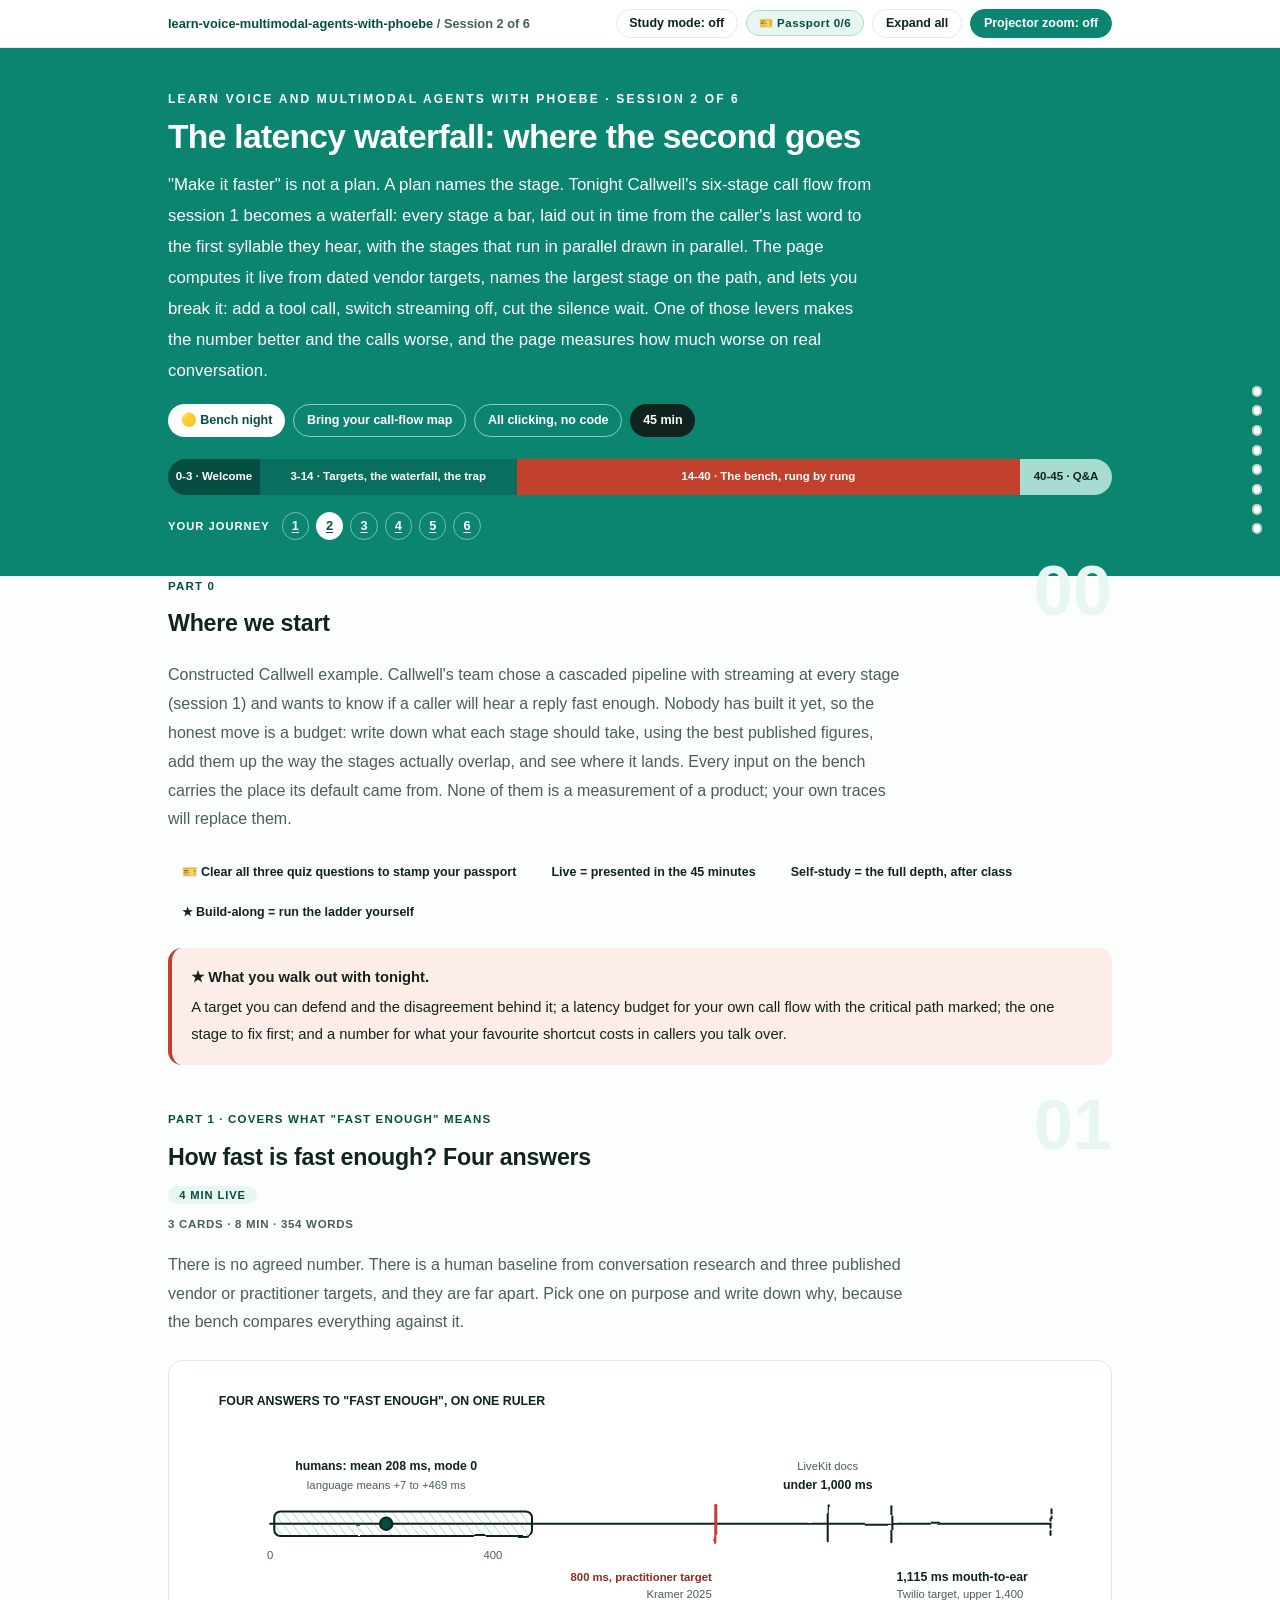
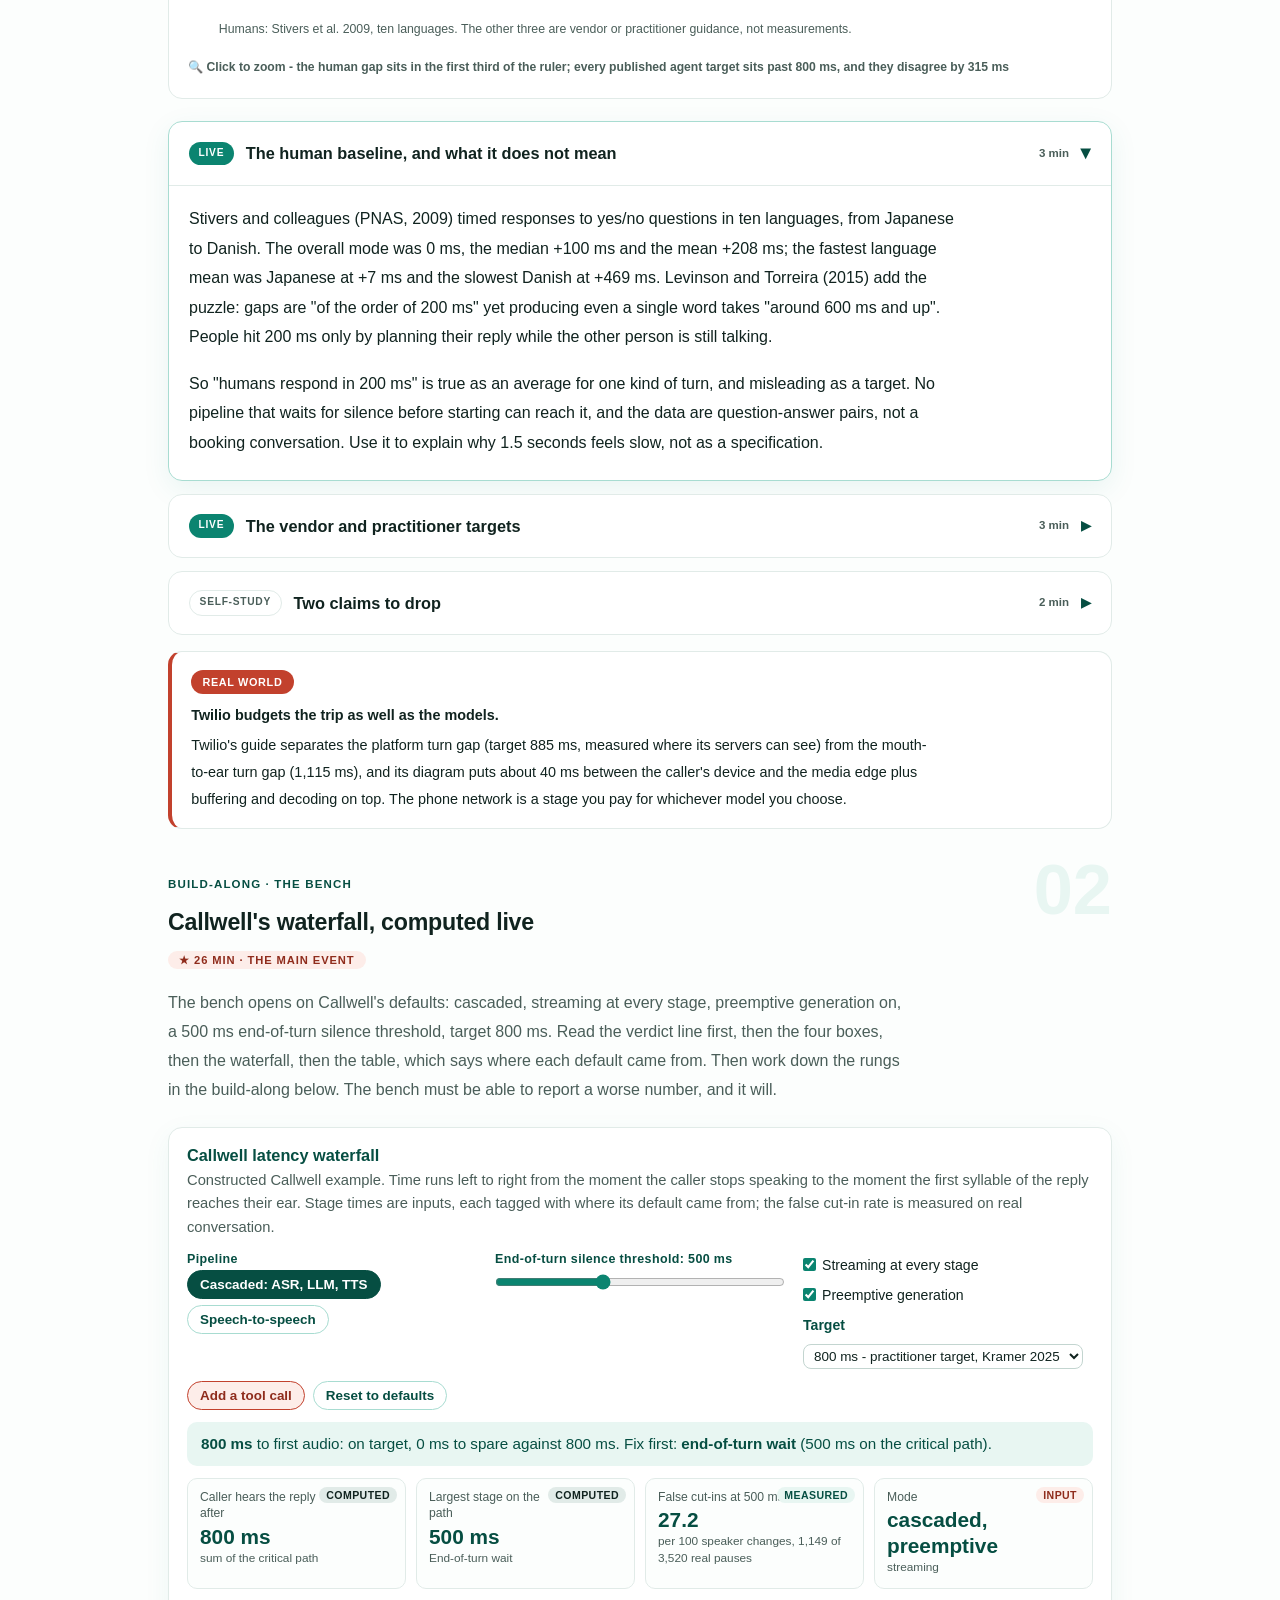
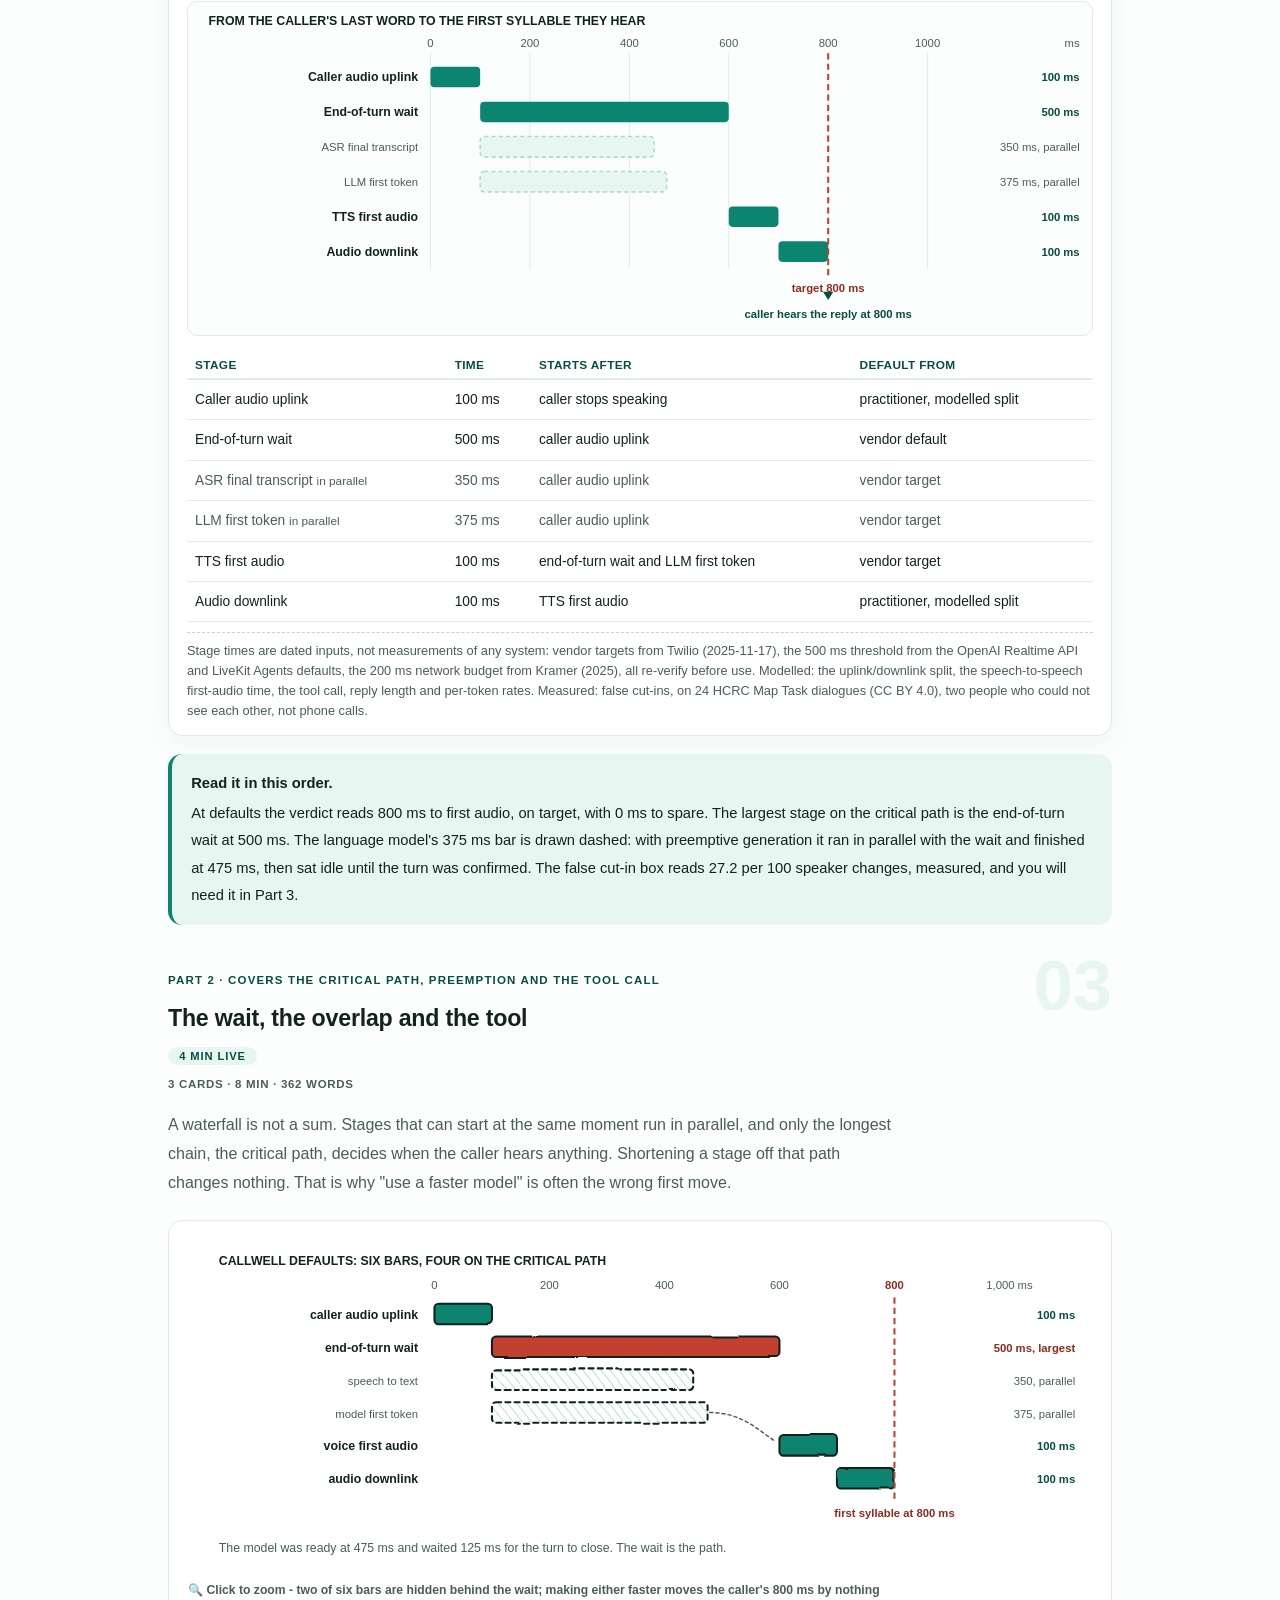
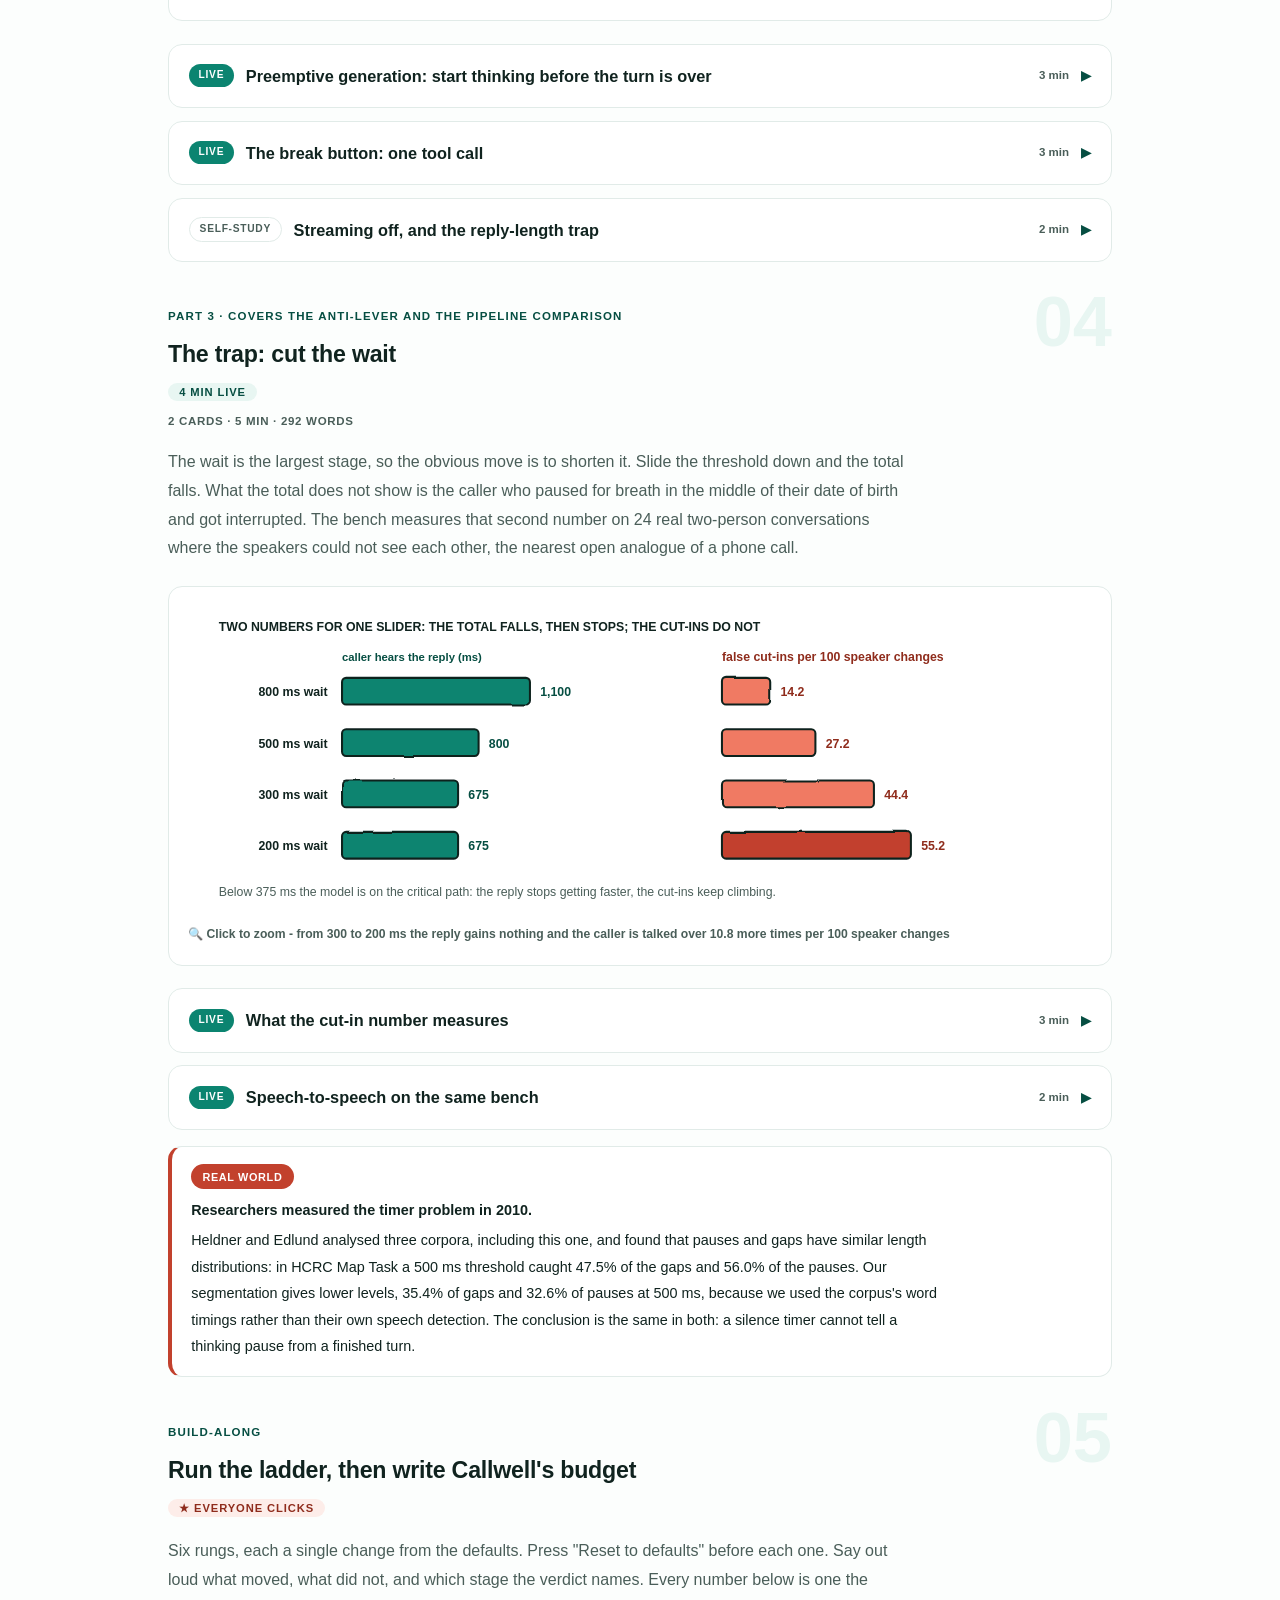
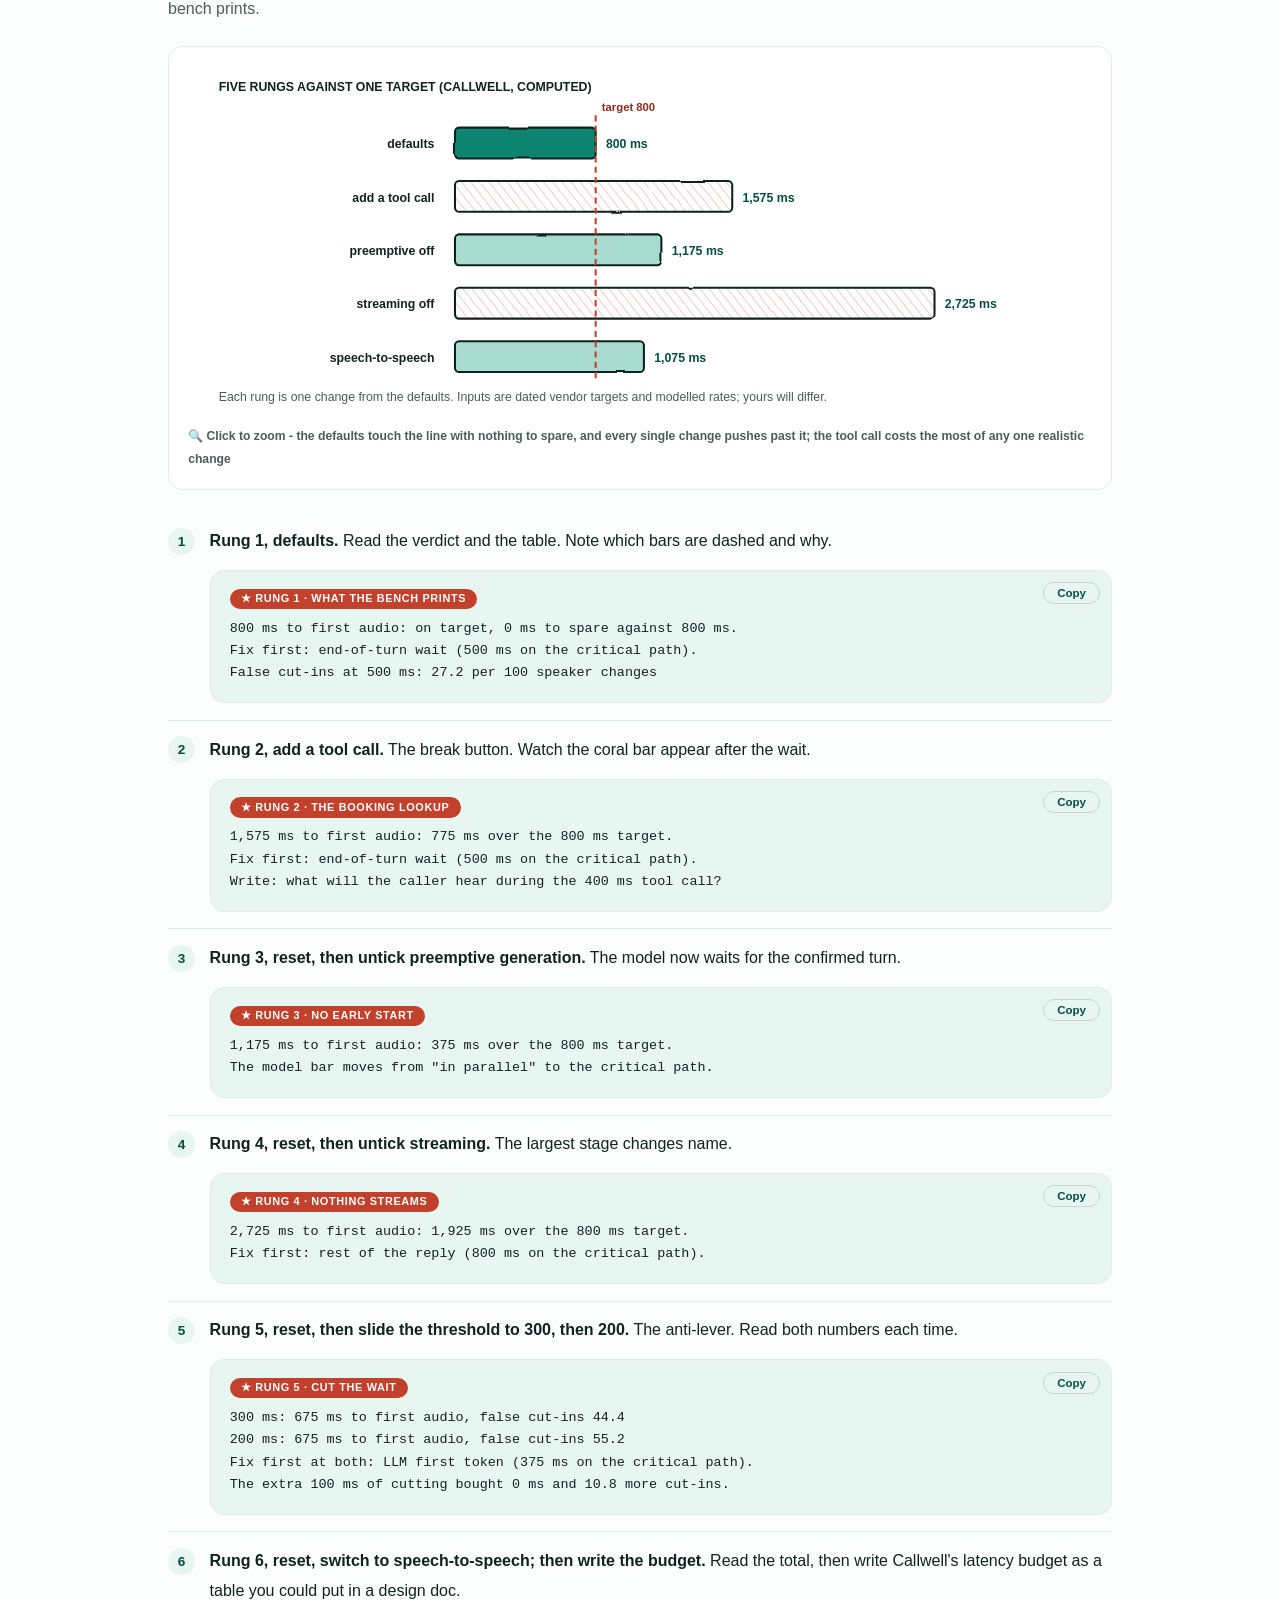
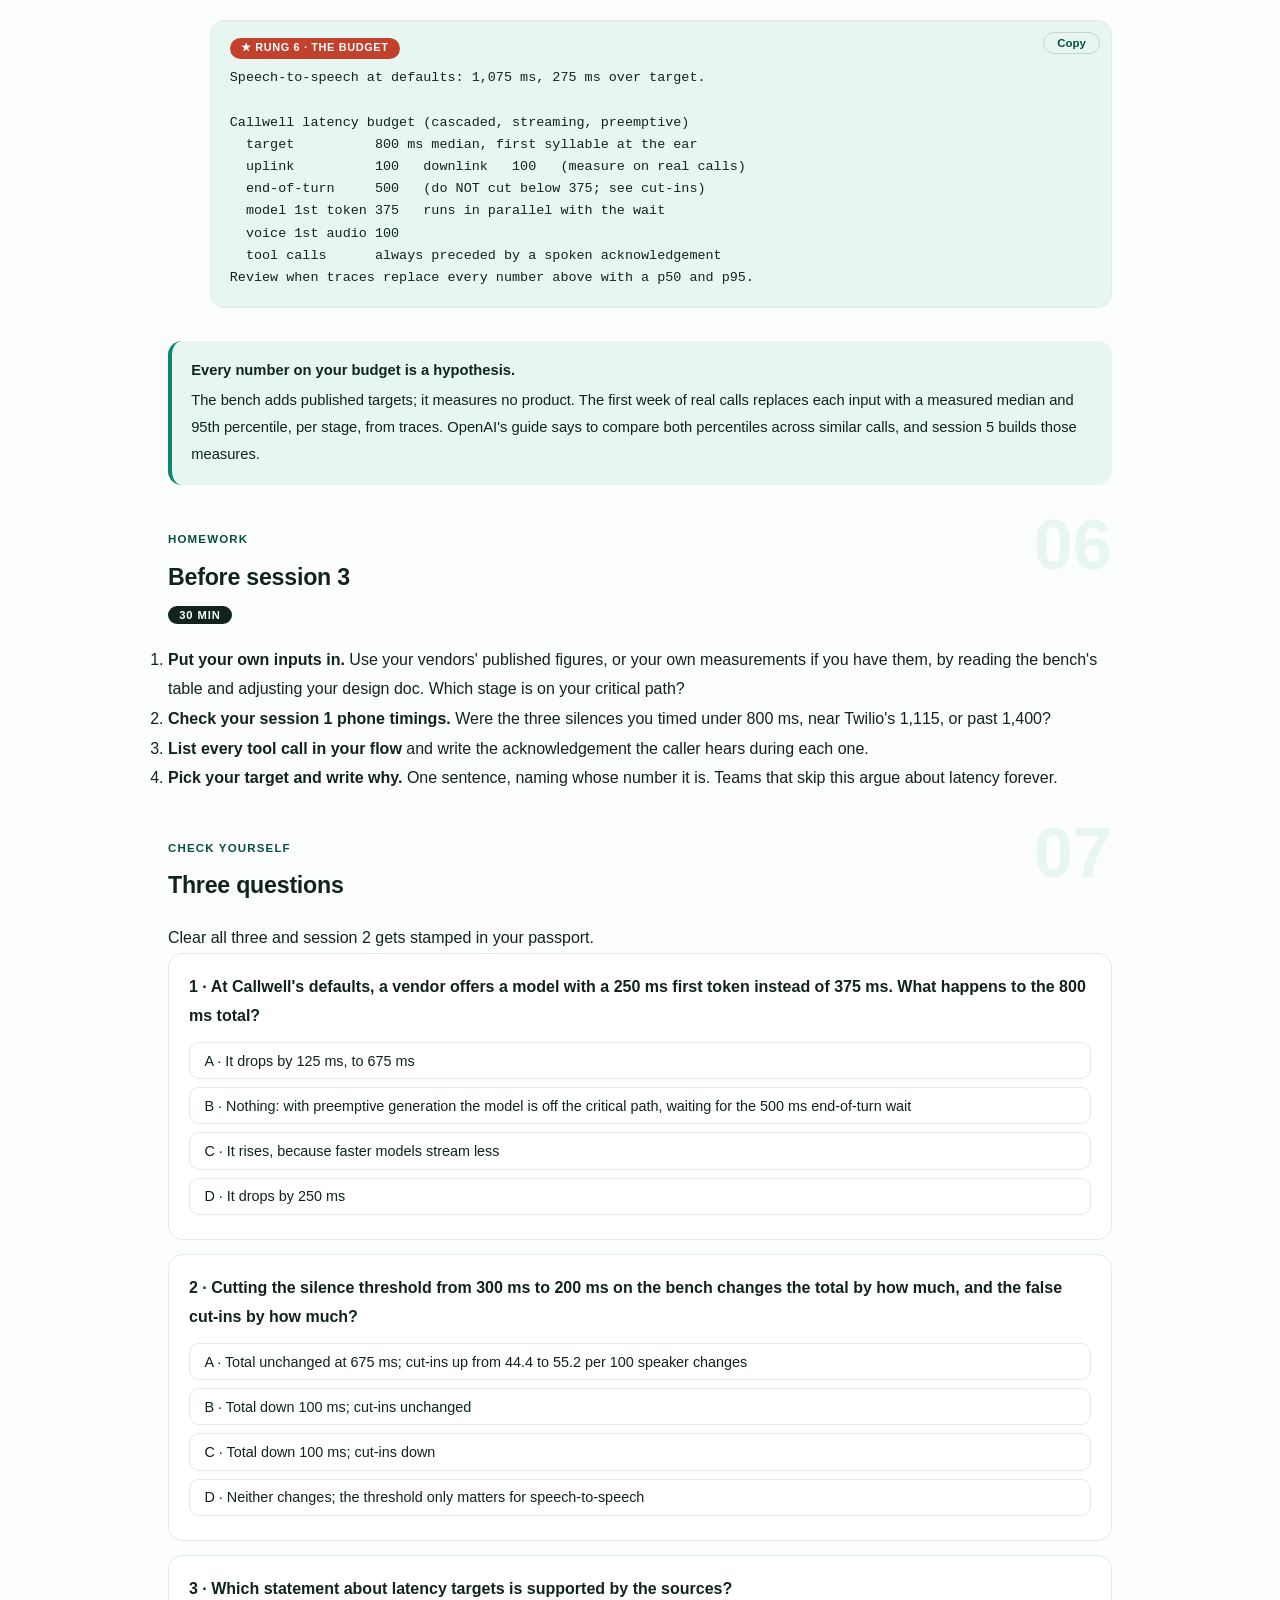
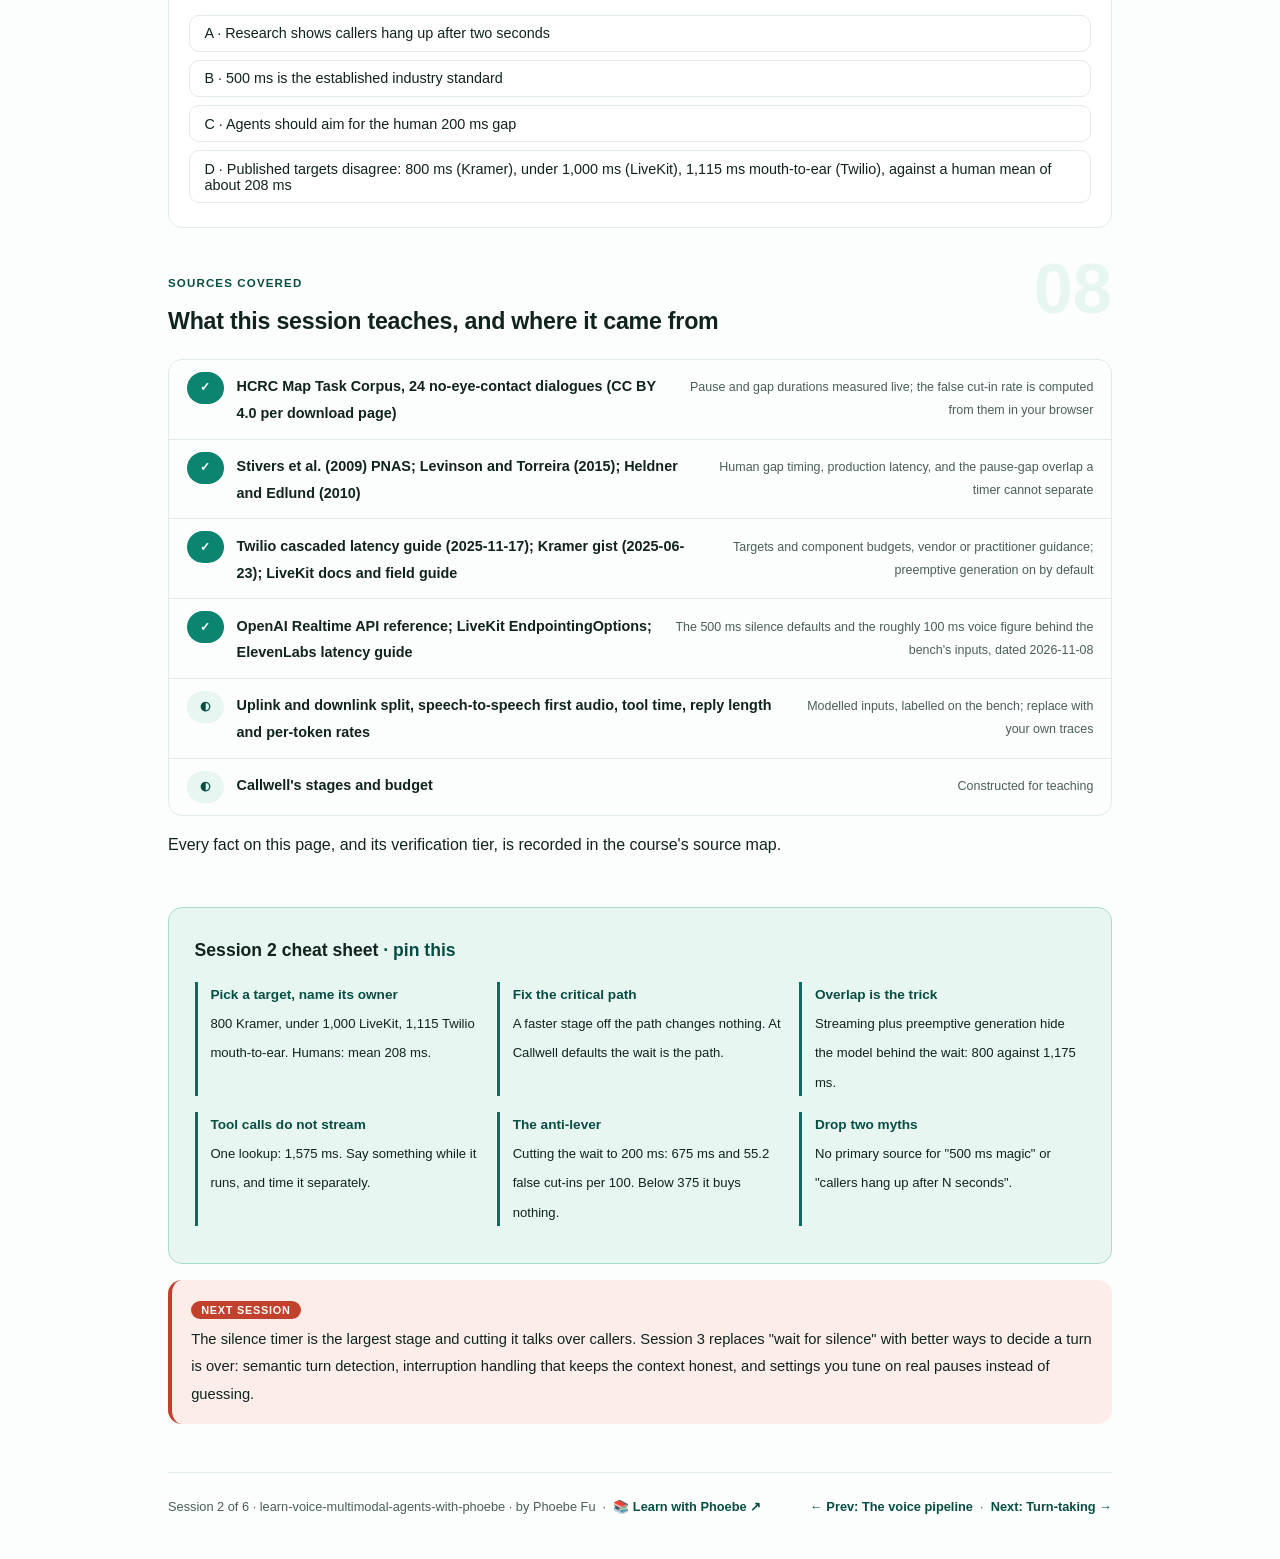
<file: courses/02-the-latency-waterfall.html>
<!DOCTYPE html>
<html lang="en">
<head>
<meta charset="UTF-8">
<meta name="viewport" content="width=device-width, initial-scale=1.0">
<!-- social:start -->
<meta name="description" content="Session 2 of 6. The bench: Callwell's reply latency as a waterfall from the caller's last word to the first syllable they hear, computed in your browser from dated vendor targets. Defaults land exactly on 800 ms; one tool call puts them 775 ms over; cutting the silence wait to 200 ms saves 125 ms and doubles the false cut-ins, measured on real conversation.">
<meta property="og:type" content="article">
<meta property="og:site_name" content="Learn with Phoebe">
<meta property="og:title" content="The latency waterfall: where the second goes - learn voice and multimodal agents with phoebe">
<meta property="og:description" content="Session 2 of 6. A computed latency waterfall with a tool-call break button and a silence-threshold anti-lever measured on real pauses.">
<meta property="og:url" content="https://phoebefu6.github.io/learn-voice-multimodal-agents-with-phoebe/courses/02-the-latency-waterfall.html">
<meta property="og:image" content="https://phoebefu6.github.io/learn-voice-multimodal-agents-with-phoebe/assets/og-cover.png">
<meta property="og:image:width" content="1200">
<meta property="og:image:height" content="630">
<meta name="twitter:card" content="summary_large_image">
<meta name="twitter:title" content="The latency waterfall: where the second goes - learn voice and multimodal agents with phoebe">
<meta name="twitter:description" content="Session 2 of 6. Where a voice agent's second goes, computed live.">
<meta name="twitter:image" content="https://phoebefu6.github.io/learn-voice-multimodal-agents-with-phoebe/assets/og-cover.png">
<!-- social:end -->
<title>Session 2 · The latency waterfall: where the second goes - learn voice and multimodal agents with phoebe</title>
<link rel="stylesheet" href="../assets/style.css?v=2">
</head>
<body>

<div class="toolbar">
  <div class="wrap">
    <span class="crumb"><a href="../index.html">learn-voice-multimodal-agents-with-phoebe</a> / Session 2 of 6</span>
    <button class="btn" id="toggle-all" type="button">Expand all</button>
    <button class="btn primary" id="zoom-toggle" type="button">Projector zoom: off</button>
  </div>
</div>

<header class="masthead">
  <div class="wrap">
    <div class="eyebrow">Learn Voice and Multimodal Agents with Phoebe · Session 2 of 6</div>
    <h1>The latency <span class="accent">waterfall</span>: where the second goes</h1>
    <p class="sub">"Make it faster" is not a plan. A plan names the stage. Tonight Callwell's six-stage call flow from session 1 becomes a waterfall: every stage a bar, laid out in time from the caller's last word to the first syllable they hear, with the stages that run in parallel drawn in parallel. The page computes it live from dated vendor targets, names the largest stage on the path, and lets you break it: add a tool call, switch streaming off, cut the silence wait. One of those levers makes the number better and the calls worse, and the page measures how much worse on real conversation.</p>
    <div class="chip-row">
      <span class="chip level">🟡 Bench night</span>
      <span class="chip audience">Bring your call-flow map</span>
      <span class="chip audience">All clicking, no code</span>
      <span class="chip time">45 min</span>
    </div>
    <div class="agenda">
      <span class="a1" style="flex:1">0-3 · Welcome</span>
      <span class="a2" style="flex:3">3-14 · Targets, the waterfall, the trap</span>
      <span class="a3" style="flex:6">14-40 · The bench, rung by rung</span>
      <span class="a4" style="flex:1">40-45 · Q&amp;A</span>
    </div>
  </div>
</header>

<main class="wrap">

  <section class="section" id="intro">
    <div class="section-kicker">
      <span class="klabel">Part 0</span>
      <h2>Where we start</h2>
    </div>
    <p class="lede">Constructed Callwell example. Callwell's team chose a cascaded pipeline with streaming at every stage (session 1) and wants to know if a caller will hear a reply fast enough. Nobody has built it yet, so the honest move is a budget: write down what each stage should take, using the best published figures, add them up the way the stages actually overlap, and see where it lands. Every input on the bench carries the place its default came from. None of them is a measurement of a product; your own traces will replace them.</p>

    <div class="legend">
      <span class="pill">🎫 Clear all three quiz questions to stamp your passport</span>
      <span class="pill">Live = presented in the 45 minutes</span>
      <span class="pill">Self-study = the full depth, after class</span>
      <span class="pill">★ Build-along = run the ladder yourself</span>
    </div>

    <div class="callout win">
      <p><strong>★ What you walk out with tonight.</strong> A target you can defend and the disagreement behind it; a latency budget for your own call flow with the critical path marked; the one stage to fix first; and a number for what your favourite shortcut costs in callers you talk over.</p>
    </div>
  </section>

  <section class="section" id="part-1">
    <div class="section-kicker">
      <span class="klabel">Part 1 · covers what "fast enough" means</span>
      <h2>How fast is fast enough? Four answers</h2>
      <span class="tag concept">4 min live</span>
    </div>
    <p class="lede">There is no agreed number. There is a human baseline from conversation research and three published vendor or practitioner targets, and they are far apart. Pick one on purpose and write down why, because the bench compares everything against it.</p>

    <figure class="zoomable">
      <svg viewBox="0 0 880 260" xmlns="http://www.w3.org/2000/svg" role="img" aria-label="A number line from 0 to 1,400 milliseconds. Humans: a hatched band from 7 to 469 ms for the per-language means in Stivers et al. 2009, with the overall mean of 208 ms marked. Practitioner target 800 ms (Kramer 2025). LiveKit: under 1,000 ms. Twilio: a mouth-to-ear median target of 1,115 ms with an upper limit of 1,400 ms.">
        <defs>
          <filter id="v2aSk" x="-3%" y="-3%" width="106%" height="106%"><feTurbulence type="fractalNoise" baseFrequency="0.02" numOctaves="2" seed="13" result="n"/><feDisplacementMap in="SourceGraphic" in2="n" scale="2.4" xChannelSelector="R" yChannelSelector="G"/></filter>
          <pattern id="v2aHc" patternUnits="userSpaceOnUse" width="7" height="7" patternTransform="rotate(-38)"><line x1="0" y1="0" x2="0" y2="7" stroke="#0B8470" stroke-width="1" opacity=".5"/></pattern>
        </defs>
        <style>
          .v2aH { font: 800 12px Inter, sans-serif; fill: #10231F; }
          .v2aL { font: 600 12px Inter, sans-serif; fill: #10231F; }
          .v2aS { font: 400 11px Inter, sans-serif; fill: #4A5E59; }
          .v2aB { font: 800 11px Inter, sans-serif; fill: #8F2C1C; }
          .v2aV { font: 800 16px Inter, sans-serif; fill: #064E42; }
          .v2aN { font: 400 12px Inter, sans-serif; fill: #4A5E59; }
        </style>

        <text class="v2aH" x="30" y="24">FOUR ANSWERS TO "FAST ENOUGH", ON ONE RULER</text>

        <g filter="url(#v2aSk)" fill="none" stroke="#10231F" stroke-width="2" stroke-linecap="round" stroke-linejoin="round">
          <path d="M80 140 L840 140"/>
          <rect x="84" y="128" width="251" height="24" rx="6" fill="url(#v2aHc)"/>
          <circle cx="193" cy="140" r="6" fill="#064E42"/>
          <path d="M514 122 L514 158" stroke="#C2412D" stroke-width="3"/>
          <path d="M623 122 L623 158"/>
          <path d="M685 122 L685 158"/>
          <path d="M840 126 L840 154" stroke-dasharray="4 3"/>
        </g>

        <text class="v2aL" x="193" y="88" text-anchor="middle">humans: mean 208 ms, mode 0</text>
        <text class="v2aS" x="193" y="106" text-anchor="middle">language means +7 to +469 ms</text>
        <text class="v2aS" x="80" y="174" text-anchor="middle">0</text>
        <text class="v2aS" x="297" y="174" text-anchor="middle">400</text>
        <text class="v2aB" x="510" y="196" text-anchor="end">800 ms, practitioner target</text>
        <text class="v2aS" x="510" y="212" text-anchor="end">Kramer 2025</text>
        <text class="v2aL" x="623" y="106" text-anchor="middle">under 1,000 ms</text>
        <text class="v2aS" x="623" y="88" text-anchor="middle">LiveKit docs</text>
        <text class="v2aL" x="690" y="196">1,115 ms mouth-to-ear</text>
        <text class="v2aS" x="690" y="212">Twilio target, upper 1,400</text>

        <text class="v2aN" x="30" y="246">Humans: Stivers et al. 2009, ten languages. The other three are vendor or practitioner guidance, not measurements.</text>
      </svg>
      <figcaption>🔍 Click to zoom - the human gap sits in the first third of the ruler; every published agent target sits past 800 ms, and they disagree by 315 ms</figcaption>
    </figure>

    <details class="card" open>
      <summary><span class="mode live">Live</span>The human baseline, and what it does not mean<span class="mini">3 min</span><span class="caret">▶</span></summary>
      <div class="body">
        <p>Stivers and colleagues (PNAS, 2009) timed responses to yes/no questions in ten languages, from Japanese to Danish. The overall mode was 0 ms, the median +100 ms and the mean +208 ms; the fastest language mean was Japanese at +7 ms and the slowest Danish at +469 ms. Levinson and Torreira (2015) add the puzzle: gaps are "of the order of 200 ms" yet producing even a single word takes "around 600 ms and up". People hit 200 ms only by planning their reply while the other person is still talking.</p>
        <p>So "humans respond in 200 ms" is true as an average for one kind of turn, and misleading as a target. No pipeline that waits for silence before starting can reach it, and the data are question-answer pairs, not a booking conversation. Use it to explain why 1.5 seconds feels slow, not as a specification.</p>
      </div>
    </details>

    <details class="card">
      <summary><span class="mode live">Live</span>The vendor and practitioner targets<span class="mini">3 min</span><span class="caret">▶</span></summary>
      <div class="body">
        <p><strong>800 ms</strong>: Kwindla Hultman Kramer's widely shared advice (GitHub gist, June 2025) is to aim for "800ms median voice-to-voice latency (eventually)", with 1,500 ms acceptable in a first proof of concept. <strong>Under one second</strong>: LiveKit's docs say conversations "feel natural when end-to-end response latency stays under one second". <strong>1,115 ms</strong>: Twilio's cascaded latency guide (November 2025) sets a mouth-to-ear median target of 1,115 ms with an upper limit of 1,400, and calls its numbers "starting benchmarks, not best-in-class".</p>
        <p>Read the budgets behind them and they do not add up to their own headlines. Kramer's component budget (network 200, turn detection and transcription 400, model 500, voice 200) sums to 1,300 ms. Twilio's components (speech to text 350, model first token 375, voice 100) sum to 825 before network. The 800 ms builds get there by overlapping stages, which is what the bench shows.</p>
      </div>
    </details>

    <details class="card">
      <summary><span class="mode self">Self-study</span>Two claims to drop<span class="mini">2 min</span><span class="caret">▶</span></summary>
      <div class="body">
        <p><strong>"500 ms is the magic number."</strong> No primary source was found for it on 2026-11-08; it circulates in vendor marketing. If you use it, attribute it to whoever said it and call it an opinion.</p>
        <p><strong>"Callers hang up after N seconds."</strong> No primary source was found for any version of this. Twilio's guide explicitly makes no such claim. Measure your own abandonment instead (session 5).</p>
      </div>
    </details>

    <div class="callout example">
      <span class="ex-pill">Real world</span>
      <p><strong>Twilio budgets the trip as well as the models.</strong> Twilio's guide separates the platform turn gap (target 885 ms, measured where its servers can see) from the mouth-to-ear turn gap (1,115 ms), and its diagram puts about 40 ms between the caller's device and the media edge plus buffering and decoding on top. The phone network is a stage you pay for whichever model you choose.</p>
    </div>
  </section>

  <section class="section" id="bench">
    <div class="section-kicker">
      <span class="klabel">Build-along · the bench</span>
      <h2>Callwell's waterfall, computed live</h2>
      <span class="tag demo">★ 26 min · the main event</span>
    </div>
    <p class="lede">The bench opens on Callwell's defaults: cascaded, streaming at every stage, preemptive generation on, a 500 ms end-of-turn silence threshold, target 800 ms. Read the verdict line first, then the four boxes, then the waterfall, then the table, which says where each default came from. Then work down the rungs in the build-along below. The bench must be able to report a worse number, and it will.</p>

    <div id="vox-bench"></div>

    <div class="callout tip">
      <p><strong>Read it in this order.</strong> At defaults the verdict reads 800 ms to first audio, on target, with 0 ms to spare. The largest stage on the critical path is the end-of-turn wait at 500 ms. The language model's 375 ms bar is drawn dashed: with preemptive generation it ran in parallel with the wait and finished at 475 ms, then sat idle until the turn was confirmed. The false cut-in box reads 27.2 per 100 speaker changes, measured, and you will need it in Part 3.</p>
    </div>
  </section>

  <section class="section" id="part-2">
    <div class="section-kicker">
      <span class="klabel">Part 2 · covers the critical path, preemption and the tool call</span>
      <h2>The wait, the overlap and the tool</h2>
      <span class="tag concept">4 min live</span>
    </div>
    <p class="lede">A waterfall is not a sum. Stages that can start at the same moment run in parallel, and only the longest chain, the critical path, decides when the caller hears anything. Shortening a stage off that path changes nothing. That is why "use a faster model" is often the wrong first move.</p>

    <figure class="zoomable">
      <svg viewBox="0 0 880 320" xmlns="http://www.w3.org/2000/svg" role="img" aria-label="Callwell's default waterfall drawn by hand on a 0 to 1,000 ms scale. Uplink 0 to 100 ms. End-of-turn wait 100 to 600 ms, the largest stage, in coral. Speech recognition 100 to 450 ms and language model first token 100 to 475 ms, both hatched and dashed because they run in parallel with the wait. Speech synthesis 600 to 700 ms. Downlink 700 to 800 ms. A dashed target line at 800 ms. The critical path is uplink, wait, voice, downlink.">
        <defs>
          <filter id="v2bSk" x="-3%" y="-3%" width="106%" height="106%"><feTurbulence type="fractalNoise" baseFrequency="0.02" numOctaves="2" seed="29" result="n"/><feDisplacementMap in="SourceGraphic" in2="n" scale="2.4" xChannelSelector="R" yChannelSelector="G"/></filter>
          <pattern id="v2bHc" patternUnits="userSpaceOnUse" width="7" height="7" patternTransform="rotate(-38)"><line x1="0" y1="0" x2="0" y2="7" stroke="#0B8470" stroke-width="1" opacity=".5"/></pattern>
        </defs>
        <style>
          .v2bH { font: 800 12px Inter, sans-serif; fill: #10231F; }
          .v2bL { font: 600 12px Inter, sans-serif; fill: #10231F; }
          .v2bS { font: 400 11px Inter, sans-serif; fill: #4A5E59; }
          .v2bB { font: 800 11px Inter, sans-serif; fill: #8F2C1C; }
          .v2bA { font: 700 11px Inter, sans-serif; fill: #064E42; }
          .v2bN { font: 400 12px Inter, sans-serif; fill: #4A5E59; }
        </style>

        <text class="v2bH" x="30" y="24">CALLWELL DEFAULTS: SIX BARS, FOUR ON THE CRITICAL PATH</text>
        <text class="v2bS" x="240" y="48" text-anchor="middle">0</text>
        <text class="v2bS" x="352" y="48" text-anchor="middle">200</text>
        <text class="v2bS" x="464" y="48" text-anchor="middle">400</text>
        <text class="v2bS" x="576" y="48" text-anchor="middle">600</text>
        <text class="v2bB" x="688" y="48" text-anchor="middle">800</text>
        <text class="v2bS" x="800" y="48" text-anchor="middle">1,000 ms</text>

        <g filter="url(#v2bSk)" fill="none" stroke="#10231F" stroke-width="2" stroke-linecap="round" stroke-linejoin="round">
          <rect x="240" y="62" width="56" height="20" rx="4" fill="#0B8470"/>
          <rect x="296" y="94" width="280" height="20" rx="4" fill="#C2412D"/>
          <rect x="296" y="126" width="196" height="20" rx="4" fill="url(#v2bHc)" stroke-dasharray="5 4"/>
          <rect x="296" y="158" width="210" height="20" rx="4" fill="url(#v2bHc)" stroke-dasharray="5 4"/>
          <rect x="576" y="190" width="56" height="20" rx="4" fill="#0B8470"/>
          <rect x="632" y="222" width="56" height="20" rx="4" fill="#0B8470"/>
          <path d="M508 168 C540 168 556 186 572 196" stroke="#4A5E59" stroke-width="1.4" stroke-dasharray="3 3"/>
        </g>
        <path d="M688 56 L688 252" stroke="#C2412D" stroke-width="2" stroke-dasharray="6 4" fill="none"/>

        <text class="v2bL" x="224" y="77" text-anchor="end">caller audio uplink</text>
        <text class="v2bL" x="224" y="109" text-anchor="end">end-of-turn wait</text>
        <text class="v2bS" x="224" y="141" text-anchor="end">speech to text</text>
        <text class="v2bS" x="224" y="173" text-anchor="end">model first token</text>
        <text class="v2bL" x="224" y="205" text-anchor="end">voice first audio</text>
        <text class="v2bL" x="224" y="237" text-anchor="end">audio downlink</text>
        <text class="v2bA" x="864" y="77" text-anchor="end">100 ms</text>
        <text class="v2bB" x="864" y="109" text-anchor="end">500 ms, largest</text>
        <text class="v2bS" x="864" y="141" text-anchor="end">350, parallel</text>
        <text class="v2bS" x="864" y="173" text-anchor="end">375, parallel</text>
        <text class="v2bA" x="864" y="205" text-anchor="end">100 ms</text>
        <text class="v2bA" x="864" y="237" text-anchor="end">100 ms</text>
        <text class="v2bB" x="688" y="270" text-anchor="middle">first syllable at 800 ms</text>

        <text class="v2bN" x="30" y="304">The model was ready at 475 ms and waited 125 ms for the turn to close. The wait is the path.</text>
      </svg>
      <figcaption>🔍 Click to zoom - two of six bars are hidden behind the wait; making either faster moves the caller's 800 ms by nothing</figcaption>
    </figure>

    <details class="card">
      <summary><span class="mode live">Live</span>Preemptive generation: start thinking before the turn is over<span class="mini">3 min</span><span class="caret">▶</span></summary>
      <div class="body">
        <p>LiveKit's field guide (April 2026) says "Preemptive generation is enabled by default" in LiveKit Agents: the model starts "as soon as a partial transcript of the user's speech is available", while the turn detector is still deciding. On the bench that is why the model bar starts at 100 ms. Untick it and the model waits for the turn to close and the final transcript: the total goes from 800 to 1,175 ms, 375 ms over target, with the wait still the largest stage.</p>
        <p>The honest catch, in LiveKit's own words: if the final transcript differs and the reply has to be regenerated, "latency will not be improved". The bench assumes the guess was right. It is the machine version of what Levinson and Torreira describe in people: plan the reply while the other person is still talking.</p>
      </div>
    </details>

    <details class="card">
      <summary><span class="mode live">Live</span>The break button: one tool call<span class="mini">3 min</span><span class="caret">▶</span></summary>
      <div class="body">
        <p>Press "Add a tool call" at defaults. The model's first output is now a request to Callwell's booking system, which waits for the confirmed turn (you do not book on a guess), takes a modelled 400 ms, and then the model runs again for another 375 ms before the voice can start. The verdict reads 1,575 ms to first audio, 775 ms over the 800 ms target. Nothing about the tool call streams, and nothing can overlap it.</p>
        <p>Two fixes, neither on the bench: say something while the tool runs, which OpenAI's guide says to measure separately from the real answer, or make the tool faster and call it earlier. Timing each tool as its own span is how you find out which; tracing per stage is taught in <a href="https://phoebefu6.github.io/learn-ai-observability-with-phoebe/courses/b4-cost-and-latency-per-span.html">learn-ai-observability, cost and latency per span</a>.</p>
      </div>
    </details>

    <details class="card">
      <summary><span class="mode self">Self-study</span>Streaming off, and the reply-length trap<span class="mini">2 min</span><span class="caret">▶</span></summary>
      <div class="body">
        <p>Untick streaming and every stage waits for the whole output of the one before: speech recognition starts after the wait, the model writes the whole 40-token reply (20 ms per token, modelled), the voice synthesises all of it (10 ms per token, modelled), and only then does audio leave. The total is 2,725 ms and the largest stage is no longer the wait: it is "Rest of the reply" at 800 ms. Without streaming, a longer answer is a slower answer; with it, length barely touches the first syllable.</p>
      </div>
    </details>
  </section>

  <section class="section" id="part-3">
    <div class="section-kicker">
      <span class="klabel">Part 3 · covers the anti-lever and the pipeline comparison</span>
      <h2>The trap: cut the wait</h2>
      <span class="tag concept">4 min live</span>
    </div>
    <p class="lede">The wait is the largest stage, so the obvious move is to shorten it. Slide the threshold down and the total falls. What the total does not show is the caller who paused for breath in the middle of their date of birth and got interrupted. The bench measures that second number on 24 real two-person conversations where the speakers could not see each other, the nearest open analogue of a phone call.</p>

    <figure class="zoomable">
      <svg viewBox="0 0 880 300" xmlns="http://www.w3.org/2000/svg" role="img" aria-label="Two bar columns for four silence thresholds. At 800 ms: reply at 1,100 ms, 14.2 false cut-ins per 100 speaker changes. At 500 ms: 800 ms and 27.2. At 300 ms: 675 ms and 44.4. At 200 ms: 675 ms and 55.2. Below 375 ms the total stops falling while the cut-ins keep rising.">
        <defs>
          <filter id="v2cSk" x="-3%" y="-3%" width="106%" height="106%"><feTurbulence type="fractalNoise" baseFrequency="0.02" numOctaves="2" seed="31" result="n"/><feDisplacementMap in="SourceGraphic" in2="n" scale="2.4" xChannelSelector="R" yChannelSelector="G"/></filter>
        </defs>
        <style>
          .v2cH { font: 800 12px Inter, sans-serif; fill: #10231F; }
          .v2cL { font: 600 12px Inter, sans-serif; fill: #10231F; }
          .v2cS { font: 400 11px Inter, sans-serif; fill: #4A5E59; }
          .v2cB { font: 800 12px Inter, sans-serif; fill: #8F2C1C; }
          .v2cV { font: 800 12px Inter, sans-serif; fill: #064E42; }
          .v2cA { font: 700 11px Inter, sans-serif; fill: #064E42; }
          .v2cN { font: 400 12px Inter, sans-serif; fill: #4A5E59; }
        </style>

        <text class="v2cH" x="30" y="24">TWO NUMBERS FOR ONE SLIDER: THE TOTAL FALLS, THEN STOPS; THE CUT-INS DO NOT</text>
        <text class="v2cA" x="150" y="54">caller hears the reply (ms)</text>
        <text class="v2cB" x="520" y="54">false cut-ins per 100 speaker changes</text>

        <g filter="url(#v2cSk)" fill="none" stroke="#10231F" stroke-width="2" stroke-linecap="round" stroke-linejoin="round">
          <rect x="150" y="70" width="183" height="26" rx="4" fill="#0B8470"/>
          <rect x="150" y="120" width="133" height="26" rx="4" fill="#0B8470"/>
          <rect x="150" y="170" width="113" height="26" rx="4" fill="#0B8470"/>
          <rect x="150" y="220" width="113" height="26" rx="4" fill="#0B8470"/>
          <rect x="520" y="70" width="47" height="26" rx="4" fill="#F07A63"/>
          <rect x="520" y="120" width="91" height="26" rx="4" fill="#F07A63"/>
          <rect x="520" y="170" width="148" height="26" rx="4" fill="#F07A63"/>
          <rect x="520" y="220" width="184" height="26" rx="4" fill="#C2412D"/>
        </g>

        <text class="v2cL" x="136" y="88" text-anchor="end">800 ms wait</text>
        <text class="v2cL" x="136" y="138" text-anchor="end">500 ms wait</text>
        <text class="v2cL" x="136" y="188" text-anchor="end">300 ms wait</text>
        <text class="v2cL" x="136" y="238" text-anchor="end">200 ms wait</text>
        <text class="v2cV" x="343" y="88">1,100</text>
        <text class="v2cV" x="293" y="138">800</text>
        <text class="v2cV" x="273" y="188">675</text>
        <text class="v2cV" x="273" y="238">675</text>
        <text class="v2cB" x="577" y="88">14.2</text>
        <text class="v2cB" x="621" y="138">27.2</text>
        <text class="v2cB" x="678" y="188">44.4</text>
        <text class="v2cB" x="714" y="238">55.2</text>

        <text class="v2cN" x="30" y="282">Below 375 ms the model is on the critical path: the reply stops getting faster, the cut-ins keep climbing.</text>
      </svg>
      <figcaption>🔍 Click to zoom - from 300 to 200 ms the reply gains nothing and the caller is talked over 10.8 more times per 100 speaker changes</figcaption>
    </figure>

    <details class="card">
      <summary><span class="mode live">Live</span>What the cut-in number measures<span class="mini">3 min</span><span class="caret">▶</span></summary>
      <div class="body">
        <p>The sample is 24 dialogues from the HCRC Map Task Corpus (CC BY 4.0 per its download page), recorded in the condition where the two speakers could not see each other. Every silence is classified by who spoke either side: a <strong>pause</strong> when the same person carried on, a <strong>gap</strong> when the other person took the turn. There are 3,520 pauses, 3,014 gaps and 1,218 overlapping handovers. A pure silence timer set to T would have started talking in every pause of T or longer, while the speaker had not finished. At 500 ms that is 1,149 pauses, 27.2 per 100 speaker changes; at 200 ms it is 55.2.</p>
        <p>The limits, said out loud: these are people giving map directions, not callers booking a clinic; nobody in the sample was talking to a machine; and a real turn detector also listens to words and pitch, not just silence (session 3). Treat the numbers as the cost of a pure timer, measured on real speech, not as Callwell's future complaint rate.</p>
      </div>
    </details>

    <details class="card">
      <summary><span class="mode live">Live</span>Speech-to-speech on the same bench<span class="mini">2 min</span><span class="caret">▶</span></summary>
      <div class="body">
        <p>Switch the pipeline to speech-to-speech. The model's first audio is a modelled 375 ms (no vendor publishes the figure; it is set equal to the cascade's model budget so the comparison isolates the hand-offs). The total is 1,075 ms, 275 ms over target: it saves the separate voice stage, but the model cannot start until the turn is confirmed, so it cannot hide behind the wait the way the cascade's preemptive model does. Cut its threshold to 200 ms and it reaches 775 ms, with the same 55.2 cut-ins.</p>
        <p>That is not a ranking. LiveKit rates realtime models fastest, and with a quicker first audio they would be. The point is that the label decides nothing; the inputs and the overlap do.</p>
      </div>
    </details>

    <div class="callout example">
      <span class="ex-pill">Real world</span>
      <p><strong>Researchers measured the timer problem in 2010.</strong> Heldner and Edlund analysed three corpora, including this one, and found that pauses and gaps have similar length distributions: in HCRC Map Task a 500 ms threshold caught 47.5% of the gaps and 56.0% of the pauses. Our segmentation gives lower levels, 35.4% of gaps and 32.6% of pauses at 500 ms, because we used the corpus's word timings rather than their own speech detection. The conclusion is the same in both: a silence timer cannot tell a thinking pause from a finished turn.</p>
    </div>
  </section>

  <section class="section" id="demo-1">
    <div class="section-kicker">
      <span class="klabel">Build-along</span>
      <h2>Run the ladder, then write Callwell's budget</h2>
      <span class="tag demo">★ everyone clicks</span>
    </div>
    <p class="lede">Six rungs, each a single change from the defaults. Press "Reset to defaults" before each one. Say out loud what moved, what did not, and which stage the verdict names. Every number below is one the bench prints.</p>

    <figure class="zoomable">
      <svg viewBox="0 0 880 340" xmlns="http://www.w3.org/2000/svg" role="img" aria-label="The ladder as bars against an 800 ms target line. Defaults 800 ms. Add a tool call 1,575 ms. Preemptive off 1,175 ms. Streaming off 2,725 ms. Speech-to-speech 1,075 ms. Only the defaults reach the line.">
        <defs>
          <filter id="v2dSk" x="-3%" y="-3%" width="106%" height="106%"><feTurbulence type="fractalNoise" baseFrequency="0.02" numOctaves="2" seed="43" result="n"/><feDisplacementMap in="SourceGraphic" in2="n" scale="2.4" xChannelSelector="R" yChannelSelector="G"/></filter>
          <pattern id="v2dHc" patternUnits="userSpaceOnUse" width="7" height="7" patternTransform="rotate(-38)"><line x1="0" y1="0" x2="0" y2="7" stroke="#C2412D" stroke-width="1" opacity=".5"/></pattern>
        </defs>
        <style>
          .v2dH { font: 800 12px Inter, sans-serif; fill: #10231F; }
          .v2dL { font: 600 12px Inter, sans-serif; fill: #10231F; }
          .v2dS { font: 400 11px Inter, sans-serif; fill: #4A5E59; }
          .v2dB { font: 800 11px Inter, sans-serif; fill: #8F2C1C; }
          .v2dV { font: 800 12px Inter, sans-serif; fill: #064E42; }
          .v2dN { font: 400 12px Inter, sans-serif; fill: #4A5E59; }
        </style>

        <text class="v2dH" x="30" y="24">FIVE RUNGS AGAINST ONE TARGET (CALLWELL, COMPUTED)</text>

        <g filter="url(#v2dSk)" fill="none" stroke="#10231F" stroke-width="2" stroke-linecap="round" stroke-linejoin="round">
          <rect x="260" y="60" width="137" height="30" rx="4" fill="#0B8470"/>
          <rect x="260" y="112" width="270" height="30" rx="4" fill="url(#v2dHc)"/>
          <rect x="260" y="164" width="201" height="30" rx="4" fill="#A8DCD1"/>
          <rect x="260" y="216" width="467" height="30" rx="4" fill="url(#v2dHc)"/>
          <rect x="260" y="268" width="184" height="30" rx="4" fill="#A8DCD1"/>
        </g>
        <path d="M397 48 L397 306" stroke="#C2412D" stroke-width="2" stroke-dasharray="6 4" fill="none"/>

        <text class="v2dL" x="240" y="80" text-anchor="end">defaults</text>
        <text class="v2dL" x="240" y="132" text-anchor="end">add a tool call</text>
        <text class="v2dL" x="240" y="184" text-anchor="end">preemptive off</text>
        <text class="v2dL" x="240" y="236" text-anchor="end">streaming off</text>
        <text class="v2dL" x="240" y="288" text-anchor="end">speech-to-speech</text>
        <text class="v2dV" x="407" y="80">800 ms</text>
        <text class="v2dV" x="540" y="132">1,575 ms</text>
        <text class="v2dV" x="471" y="184">1,175 ms</text>
        <text class="v2dV" x="737" y="236">2,725 ms</text>
        <text class="v2dV" x="454" y="288">1,075 ms</text>
        <text class="v2dB" x="403" y="44">target 800</text>

        <text class="v2dN" x="30" y="326">Each rung is one change from the defaults. Inputs are dated vendor targets and modelled rates; yours will differ.</text>
      </svg>
      <figcaption>🔍 Click to zoom - the defaults touch the line with nothing to spare, and every single change pushes past it; the tool call costs the most of any one realistic change</figcaption>
    </figure>

    <div class="steps">
      <div class="step">
        <p><strong>Rung 1, defaults.</strong> Read the verdict and the table. Note which bars are dashed and why.</p>
        <div class="prompt-box good"><span class="label">★ Rung 1 · what the bench prints</span>800 ms to first audio: on target, 0 ms to spare against 800 ms.
Fix first: end-of-turn wait (500 ms on the critical path).
False cut-ins at 500 ms: 27.2 per 100 speaker changes</div>
      </div>
      <div class="step">
        <p><strong>Rung 2, add a tool call.</strong> The break button. Watch the coral bar appear after the wait.</p>
        <div class="prompt-box good"><span class="label">★ Rung 2 · the booking lookup</span>1,575 ms to first audio: 775 ms over the 800 ms target.
Fix first: end-of-turn wait (500 ms on the critical path).
Write: what will the caller hear during the 400 ms tool call?</div>
      </div>
      <div class="step">
        <p><strong>Rung 3, reset, then untick preemptive generation.</strong> The model now waits for the confirmed turn.</p>
        <div class="prompt-box good"><span class="label">★ Rung 3 · no early start</span>1,175 ms to first audio: 375 ms over the 800 ms target.
The model bar moves from "in parallel" to the critical path.</div>
      </div>
      <div class="step">
        <p><strong>Rung 4, reset, then untick streaming.</strong> The largest stage changes name.</p>
        <div class="prompt-box good"><span class="label">★ Rung 4 · nothing streams</span>2,725 ms to first audio: 1,925 ms over the 800 ms target.
Fix first: rest of the reply (800 ms on the critical path).</div>
      </div>
      <div class="step">
        <p><strong>Rung 5, reset, then slide the threshold to 300, then 200.</strong> The anti-lever. Read both numbers each time.</p>
        <div class="prompt-box good"><span class="label">★ Rung 5 · cut the wait</span>300 ms: 675 ms to first audio, false cut-ins 44.4
200 ms: 675 ms to first audio, false cut-ins 55.2
Fix first at both: LLM first token (375 ms on the critical path).
The extra 100 ms of cutting bought 0 ms and 10.8 more cut-ins.</div>
      </div>
      <div class="step">
        <p><strong>Rung 6, reset, switch to speech-to-speech; then write the budget.</strong> Read the total, then write Callwell's latency budget as a table you could put in a design doc.</p>
        <div class="prompt-box good"><span class="label">★ Rung 6 · the budget</span>Speech-to-speech at defaults: 1,075 ms, 275 ms over target.

Callwell latency budget (cascaded, streaming, preemptive)
  target          800 ms median, first syllable at the ear
  uplink          100   downlink   100   (measure on real calls)
  end-of-turn     500   (do NOT cut below 375; see cut-ins)
  model 1st token 375   runs in parallel with the wait
  voice 1st audio 100
  tool calls      always preceded by a spoken acknowledgement
Review when traces replace every number above with a p50 and p95.</div>
      </div>
    </div>

    <div class="callout tip">
      <p><strong>Every number on your budget is a hypothesis.</strong> The bench adds published targets; it measures no product. The first week of real calls replaces each input with a measured median and 95th percentile, per stage, from traces. OpenAI's guide says to compare both percentiles across similar calls, and session 5 builds those measures.</p>
    </div>
  </section>

  <section class="section" id="exercise">
    <div class="section-kicker">
      <span class="klabel">Homework</span>
      <h2>Before session 3</h2>
      <span class="tag exercise">30 min</span>
    </div>
    <ol>
      <li><strong>Put your own inputs in.</strong> Use your vendors' published figures, or your own measurements if you have them, by reading the bench's table and adjusting your design doc. Which stage is on your critical path?</li>
      <li><strong>Check your session 1 phone timings.</strong> Were the three silences you timed under 800 ms, near Twilio's 1,115, or past 1,400?</li>
      <li><strong>List every tool call in your flow</strong> and write the acknowledgement the caller hears during each one.</li>
      <li><strong>Pick your target and write why.</strong> One sentence, naming whose number it is. Teams that skip this argue about latency forever.</li>
    </ol>
  </section>

  <section class="section" id="quiz">
    <div class="section-kicker">
      <span class="klabel">Check yourself</span>
      <h2>Three questions</h2>
    </div>
    <p>Clear all three and session 2 gets stamped in your passport.</p>

    <div class="quiz-q" data-answer="1">
      <p class="qtext">1 · At Callwell's defaults, a vendor offers a model with a 250 ms first token instead of 375 ms. What happens to the 800 ms total?</p>
      <button class="qopt" type="button">A · It drops by 125 ms, to 675 ms</button>
      <button class="qopt" type="button">B · Nothing: with preemptive generation the model is off the critical path, waiting for the 500 ms end-of-turn wait</button>
      <button class="qopt" type="button">C · It rises, because faster models stream less</button>
      <button class="qopt" type="button">D · It drops by 250 ms</button>
      <p class="qwhy">At defaults the model finishes at 475 ms and the turn closes at 600 ms. A faster model finishes earlier and waits longer. Only a change to a stage on the critical path (uplink, wait, voice, downlink) moves the total.</p>
    </div>

    <div class="quiz-q" data-answer="0">
      <p class="qtext">2 · Cutting the silence threshold from 300 ms to 200 ms on the bench changes the total by how much, and the false cut-ins by how much?</p>
      <button class="qopt" type="button">A · Total unchanged at 675 ms; cut-ins up from 44.4 to 55.2 per 100 speaker changes</button>
      <button class="qopt" type="button">B · Total down 100 ms; cut-ins unchanged</button>
      <button class="qopt" type="button">C · Total down 100 ms; cut-ins down</button>
      <button class="qopt" type="button">D · Neither changes; the threshold only matters for speech-to-speech</button>
      <p class="qwhy">Below 375 ms the model's first token, not the wait, is on the critical path, so the total stays at 675 ms. The cut-in count is measured on real pauses and keeps climbing as the threshold falls. That is the anti-lever: a better latency number bought with worse calls, and below 375 ms not even the latency improves.</p>
    </div>

    <div class="quiz-q" data-answer="3">
      <p class="qtext">3 · Which statement about latency targets is supported by the sources?</p>
      <button class="qopt" type="button">A · Research shows callers hang up after two seconds</button>
      <button class="qopt" type="button">B · 500 ms is the established industry standard</button>
      <button class="qopt" type="button">C · Agents should aim for the human 200 ms gap</button>
      <button class="qopt" type="button">D · Published targets disagree: 800 ms (Kramer), under 1,000 ms (LiveKit), 1,115 ms mouth-to-ear (Twilio), against a human mean of about 208 ms</button>
      <p class="qwhy">No primary source was found for A or B. The human mean is real (Stivers et al. 2009) but people reach it by planning while the other person talks, which no silence-waiting pipeline can do. Pick a target, name its source, and say why.</p>
    </div>

    <p class="quiz-score"></p>
  </section>

  <section class="section" id="official">
    <div class="section-kicker">
      <span class="klabel">Sources covered</span>
      <h2>What this session teaches, and where it came from</h2>
    </div>
    <div class="covered">
      <div class="covered-row"><span class="status pill solid">✓</span><span class="name">HCRC Map Task Corpus, 24 no-eye-contact dialogues (CC BY 4.0 per download page)</span><span class="note">Pause and gap durations measured live; the false cut-in rate is computed from them in your browser</span></div>
      <div class="covered-row"><span class="status pill solid">✓</span><span class="name">Stivers et al. (2009) PNAS; Levinson and Torreira (2015); Heldner and Edlund (2010)</span><span class="note">Human gap timing, production latency, and the pause-gap overlap a timer cannot separate</span></div>
      <div class="covered-row"><span class="status pill solid">✓</span><span class="name">Twilio cascaded latency guide (2025-11-17); Kramer gist (2025-06-23); LiveKit docs and field guide</span><span class="note">Targets and component budgets, vendor or practitioner guidance; preemptive generation on by default</span></div>
      <div class="covered-row"><span class="status pill solid">✓</span><span class="name">OpenAI Realtime API reference; LiveKit EndpointingOptions; ElevenLabs latency guide</span><span class="note">The 500 ms silence defaults and the roughly 100 ms voice figure behind the bench's inputs, dated 2026-11-08</span></div>
      <div class="covered-row"><span class="status pill light">◐</span><span class="name">Uplink and downlink split, speech-to-speech first audio, tool time, reply length and per-token rates</span><span class="note">Modelled inputs, labelled on the bench; replace with your own traces</span></div>
      <div class="covered-row"><span class="status pill light">◐</span><span class="name">Callwell's stages and budget</span><span class="note">Constructed for teaching</span></div>
    </div>
    <p class="mono" style="margin-top:14px">Every fact on this page, and its verification tier, is recorded in the course's source map.</p>
  </section>

  <section class="cheat" id="cheatsheet">
    <h3>Session 2 cheat sheet <span>· pin this</span></h3>
    <div class="grid-2">
      <div class="cheat-item"><b>Pick a target, name its owner</b><span>800 Kramer, under 1,000 LiveKit, 1,115 Twilio mouth-to-ear. Humans: mean 208 ms.</span></div>
      <div class="cheat-item"><b>Fix the critical path</b><span>A faster stage off the path changes nothing. At Callwell defaults the wait is the path.</span></div>
      <div class="cheat-item"><b>Overlap is the trick</b><span>Streaming plus preemptive generation hide the model behind the wait: 800 against 1,175 ms.</span></div>
      <div class="cheat-item"><b>Tool calls do not stream</b><span>One lookup: 1,575 ms. Say something while it runs, and time it separately.</span></div>
      <div class="cheat-item"><b>The anti-lever</b><span>Cutting the wait to 200 ms: 675 ms and 55.2 false cut-ins per 100. Below 375 it buys nothing.</span></div>
      <div class="cheat-item"><b>Drop two myths</b><span>No primary source for "500 ms magic" or "callers hang up after N seconds".</span></div>
    </div>
  </section>

  <div class="callout next">
    <span class="nx-pill">Next session</span>
    <p>The silence timer is the largest stage and cutting it talks over callers. Session 3 replaces "wait for silence" with better ways to decide a turn is over: semantic turn detection, interruption handling that keeps the context honest, and settings you tune on real pauses instead of guessing.</p>
  </div>

  <footer class="pagefoot">
    <span>Session 2 of 6 · learn-voice-multimodal-agents-with-phoebe · by Phoebe Fu &nbsp;·&nbsp; 📚 <a href="https://phoebefu6.github.io/learn-with-phoebe/">Learn with Phoebe ↗</a></span>
    <span><a href="01-the-voice-pipeline.html">← Prev: The voice pipeline</a> &nbsp;·&nbsp; <a href="03-turn-taking.html">Next: Turn-taking →</a></span>
  </footer>

</main>

<script src="../assets/app.js?v=1"></script>
<script src="../assets/vox-sample.js?v=1"></script>
<script src="../assets/vox-live.js?v=3"></script>
</body>
</html>
</file>
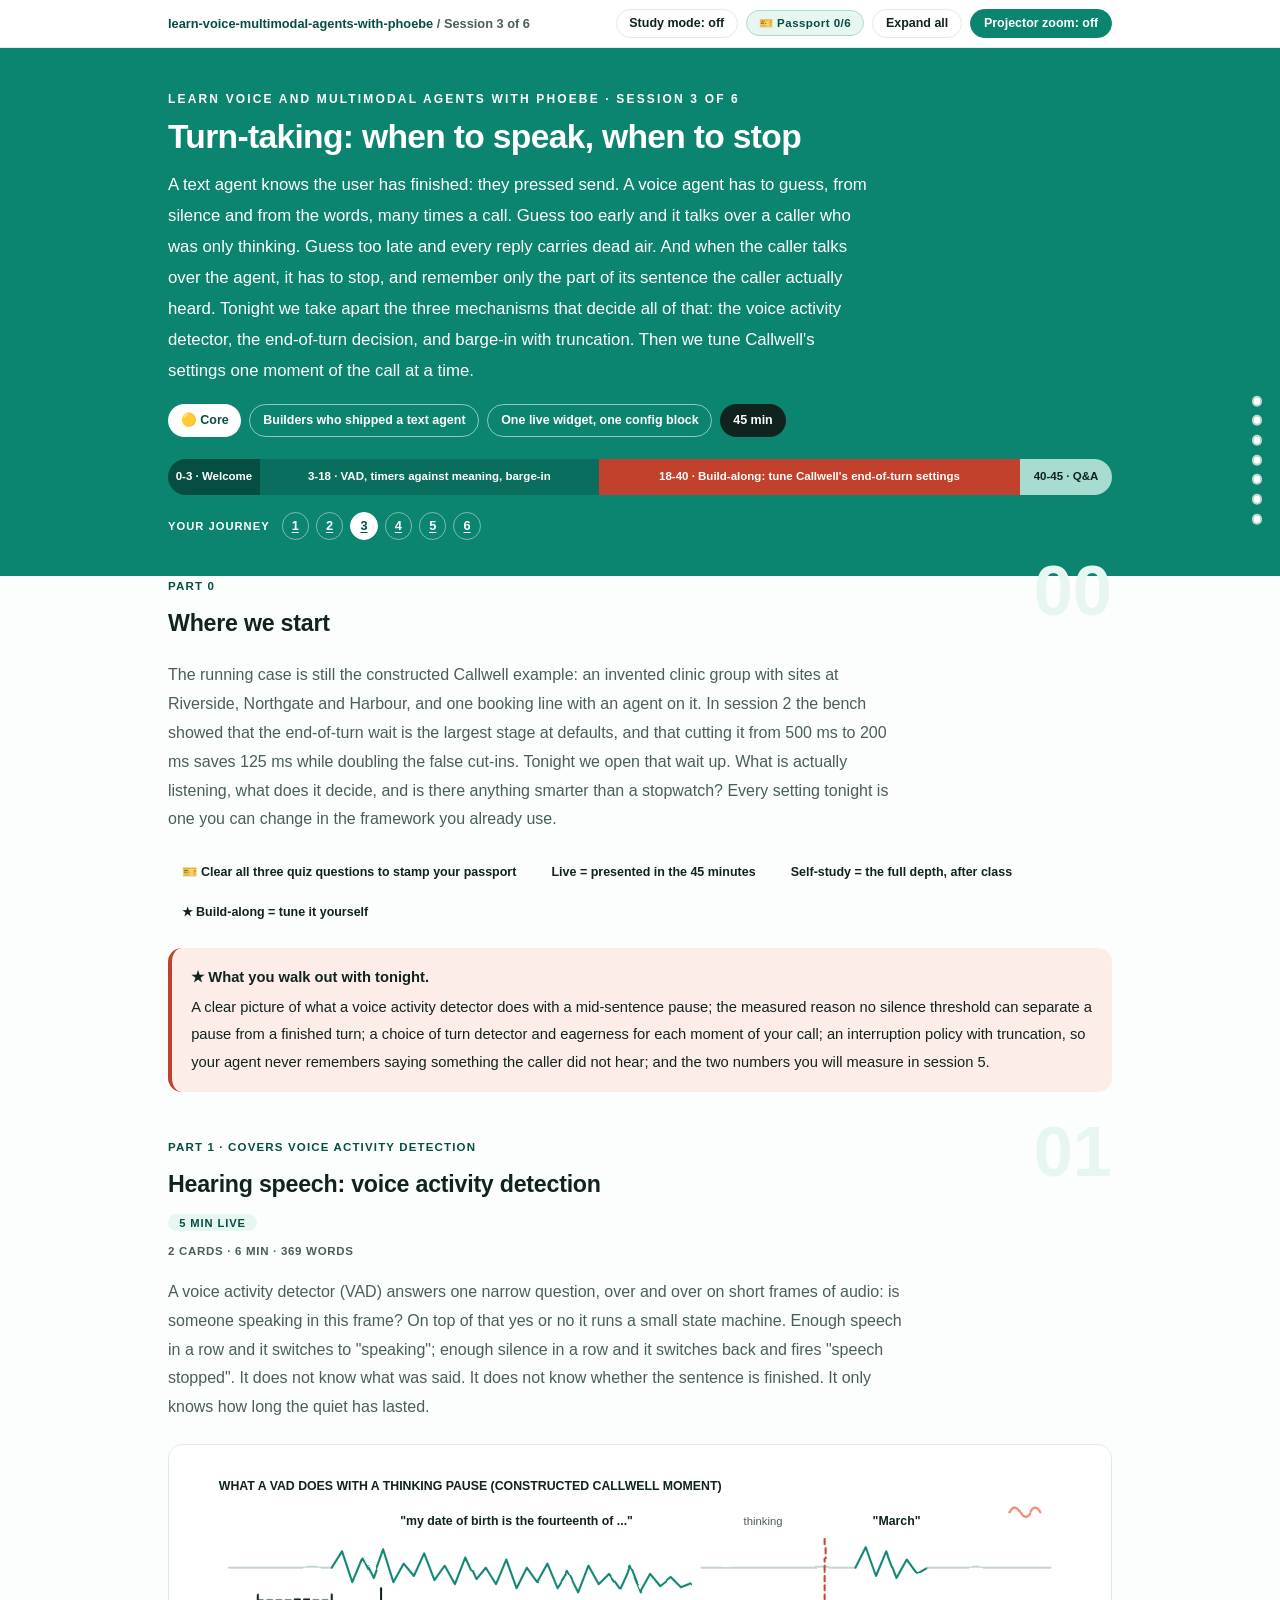
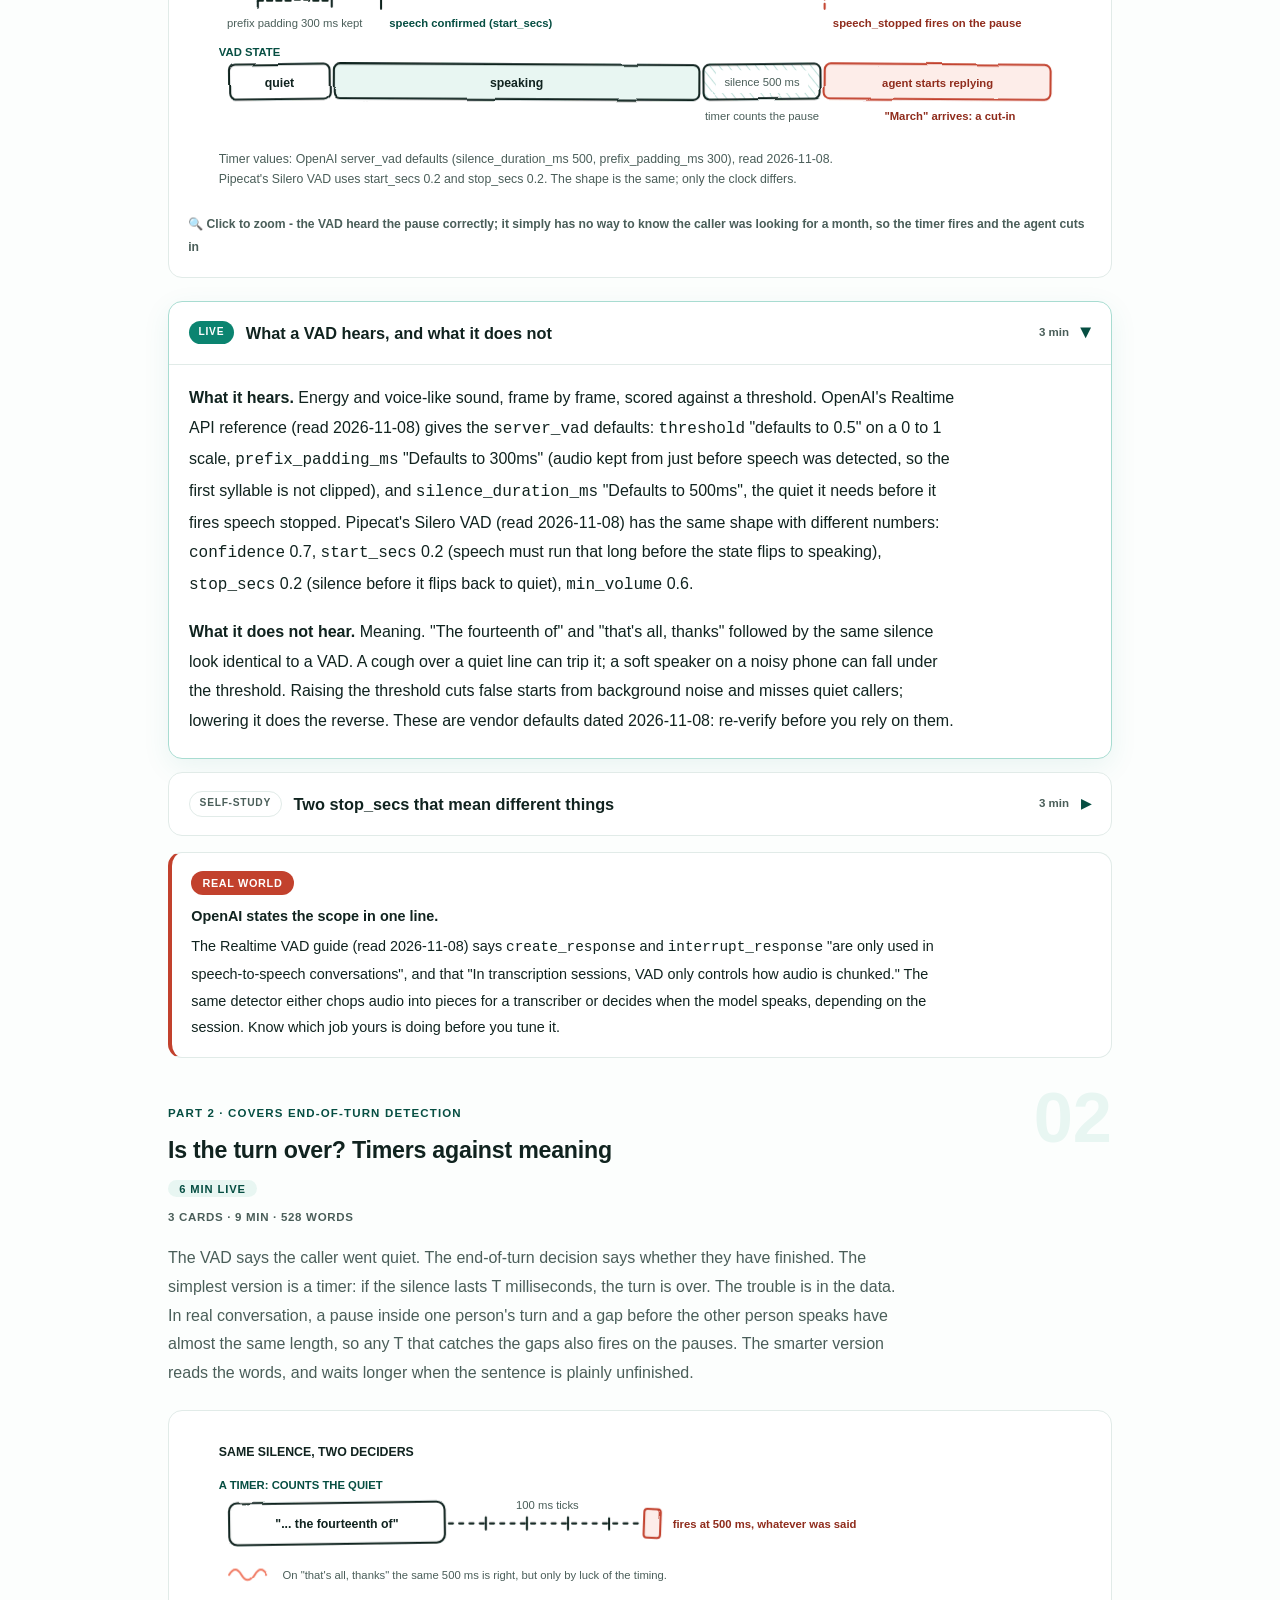
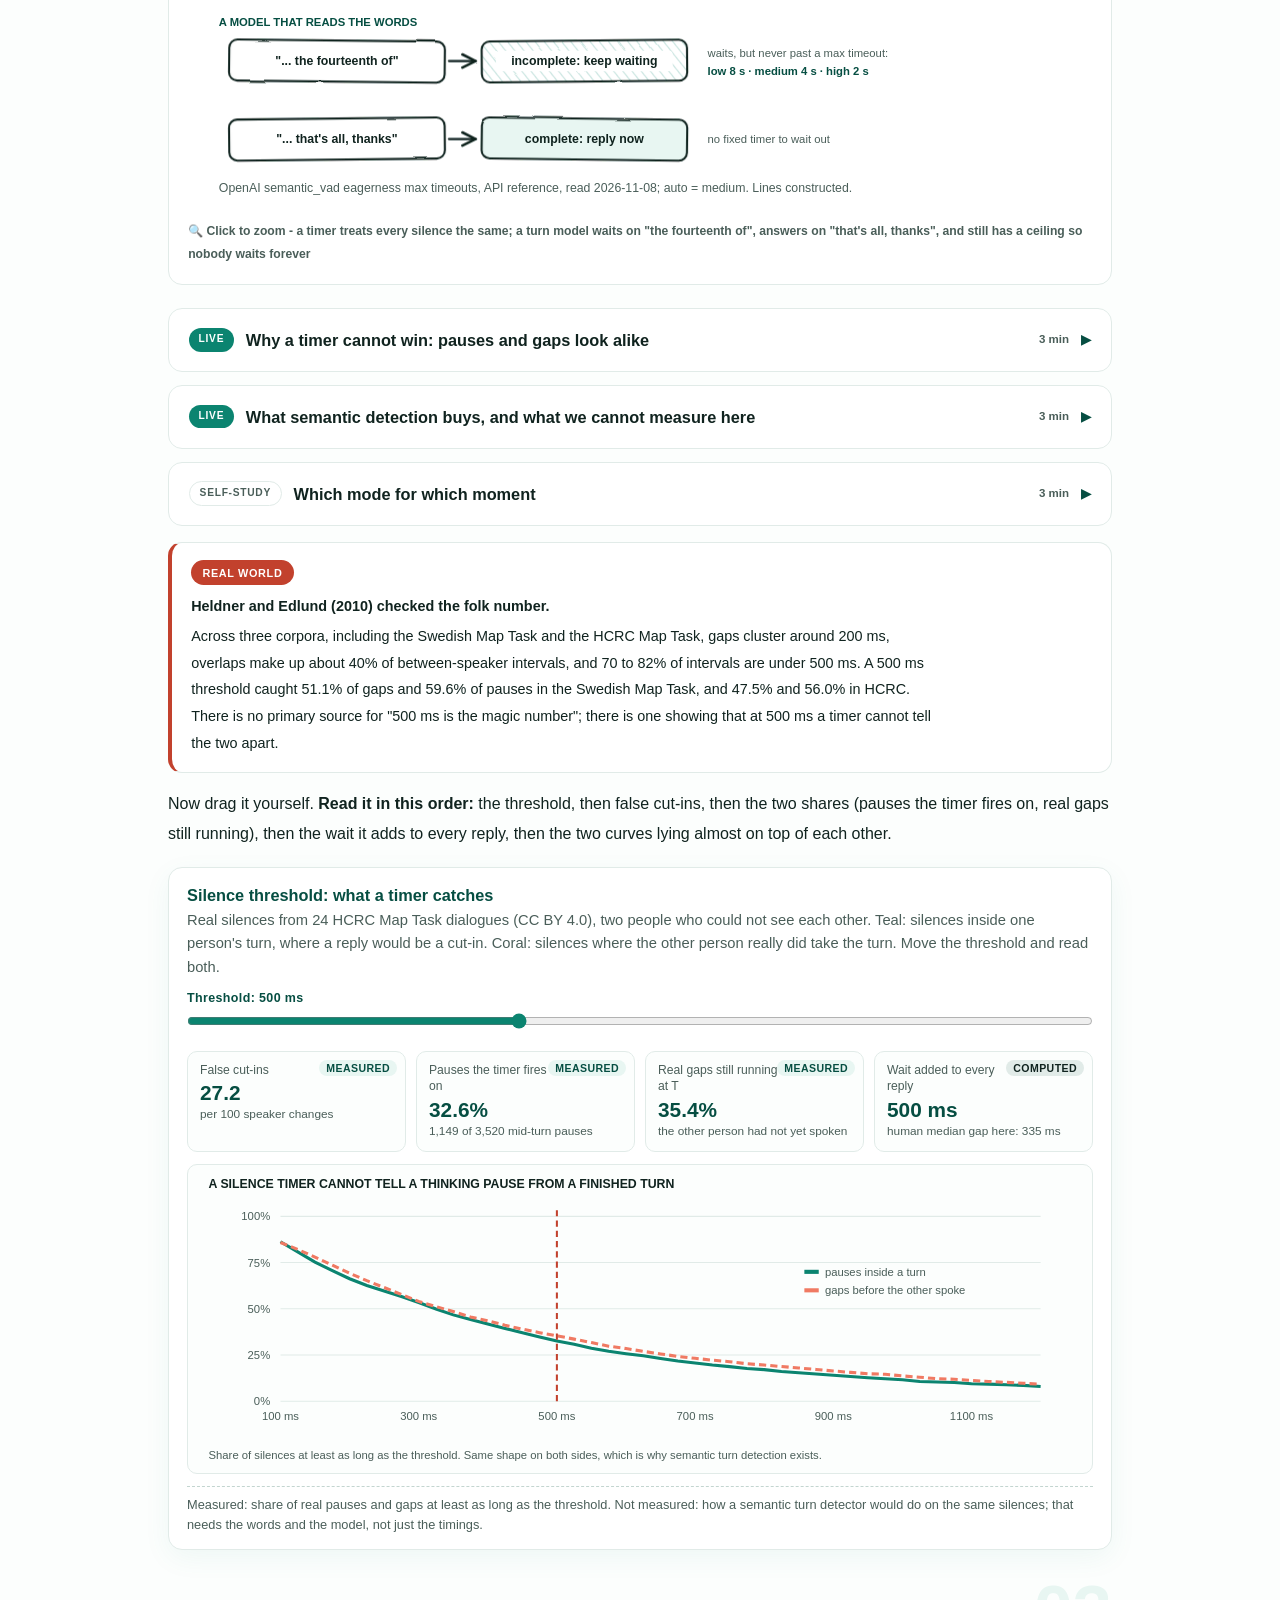
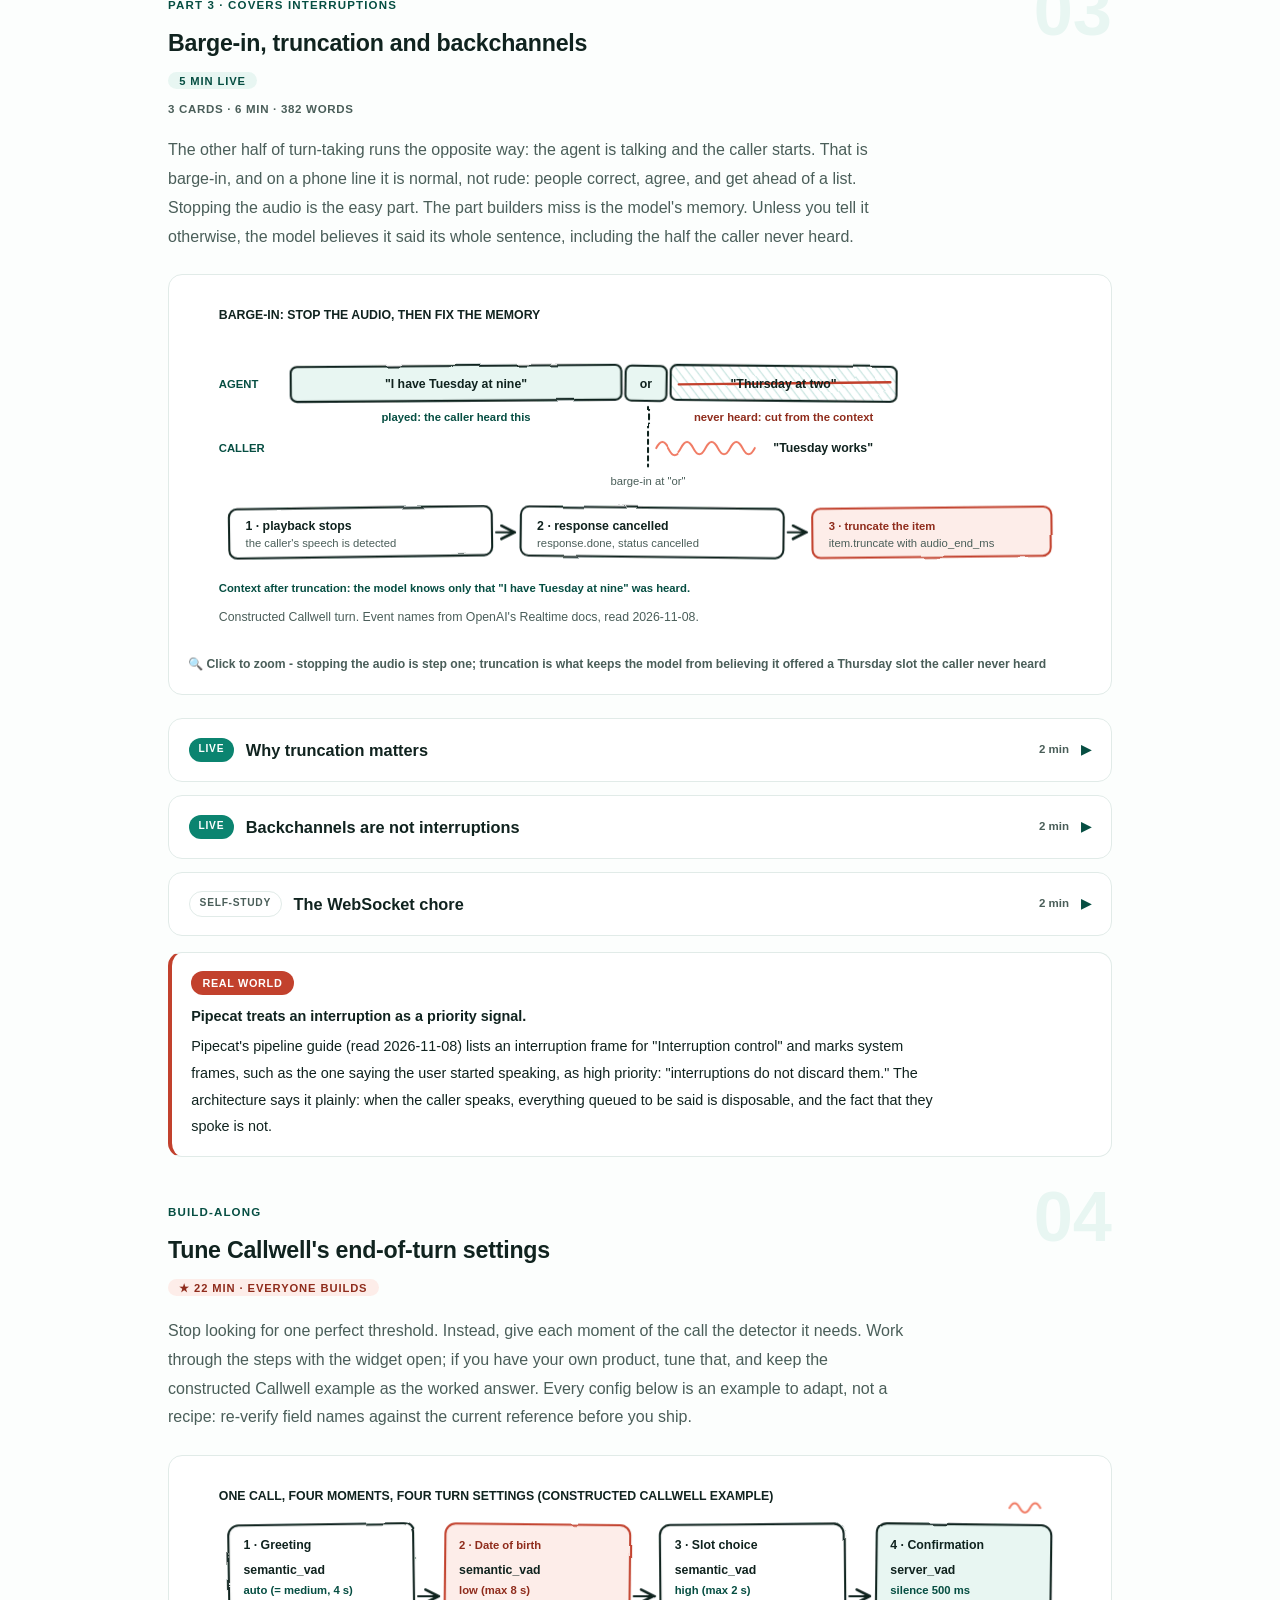
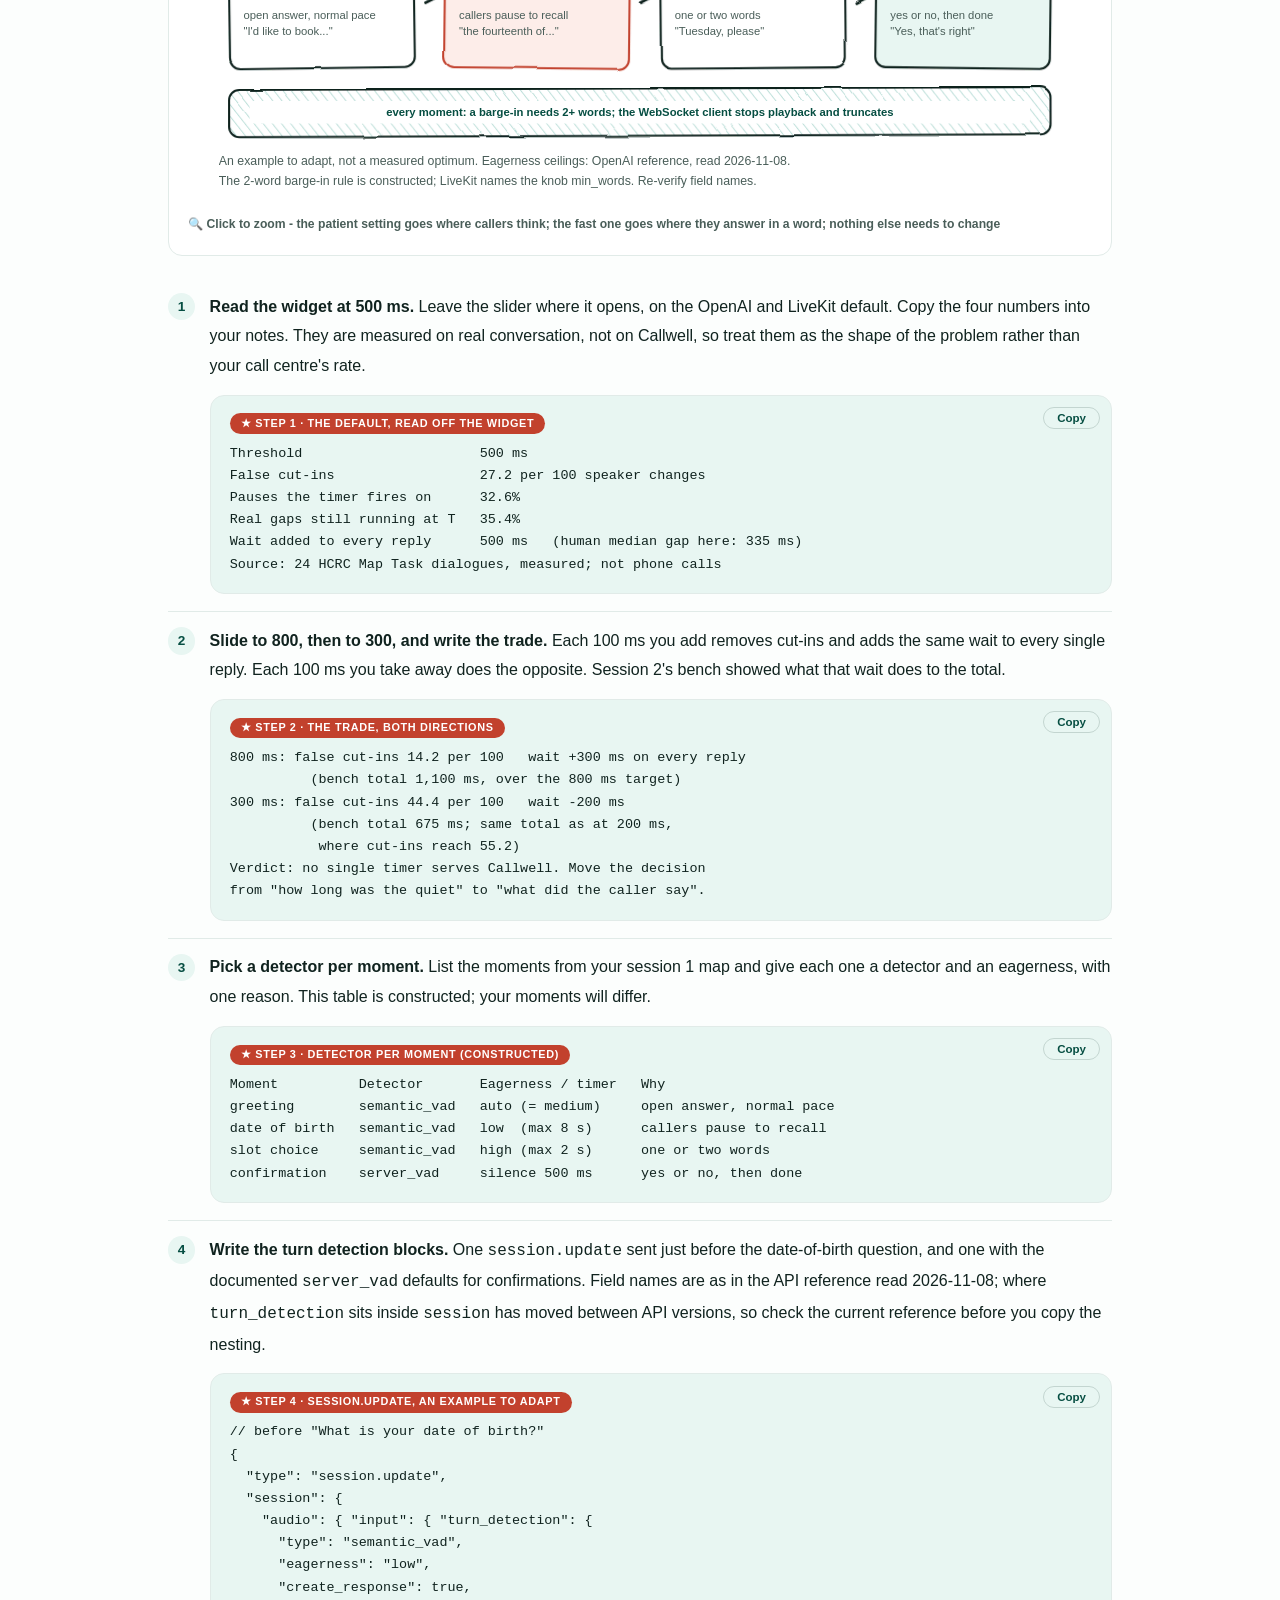
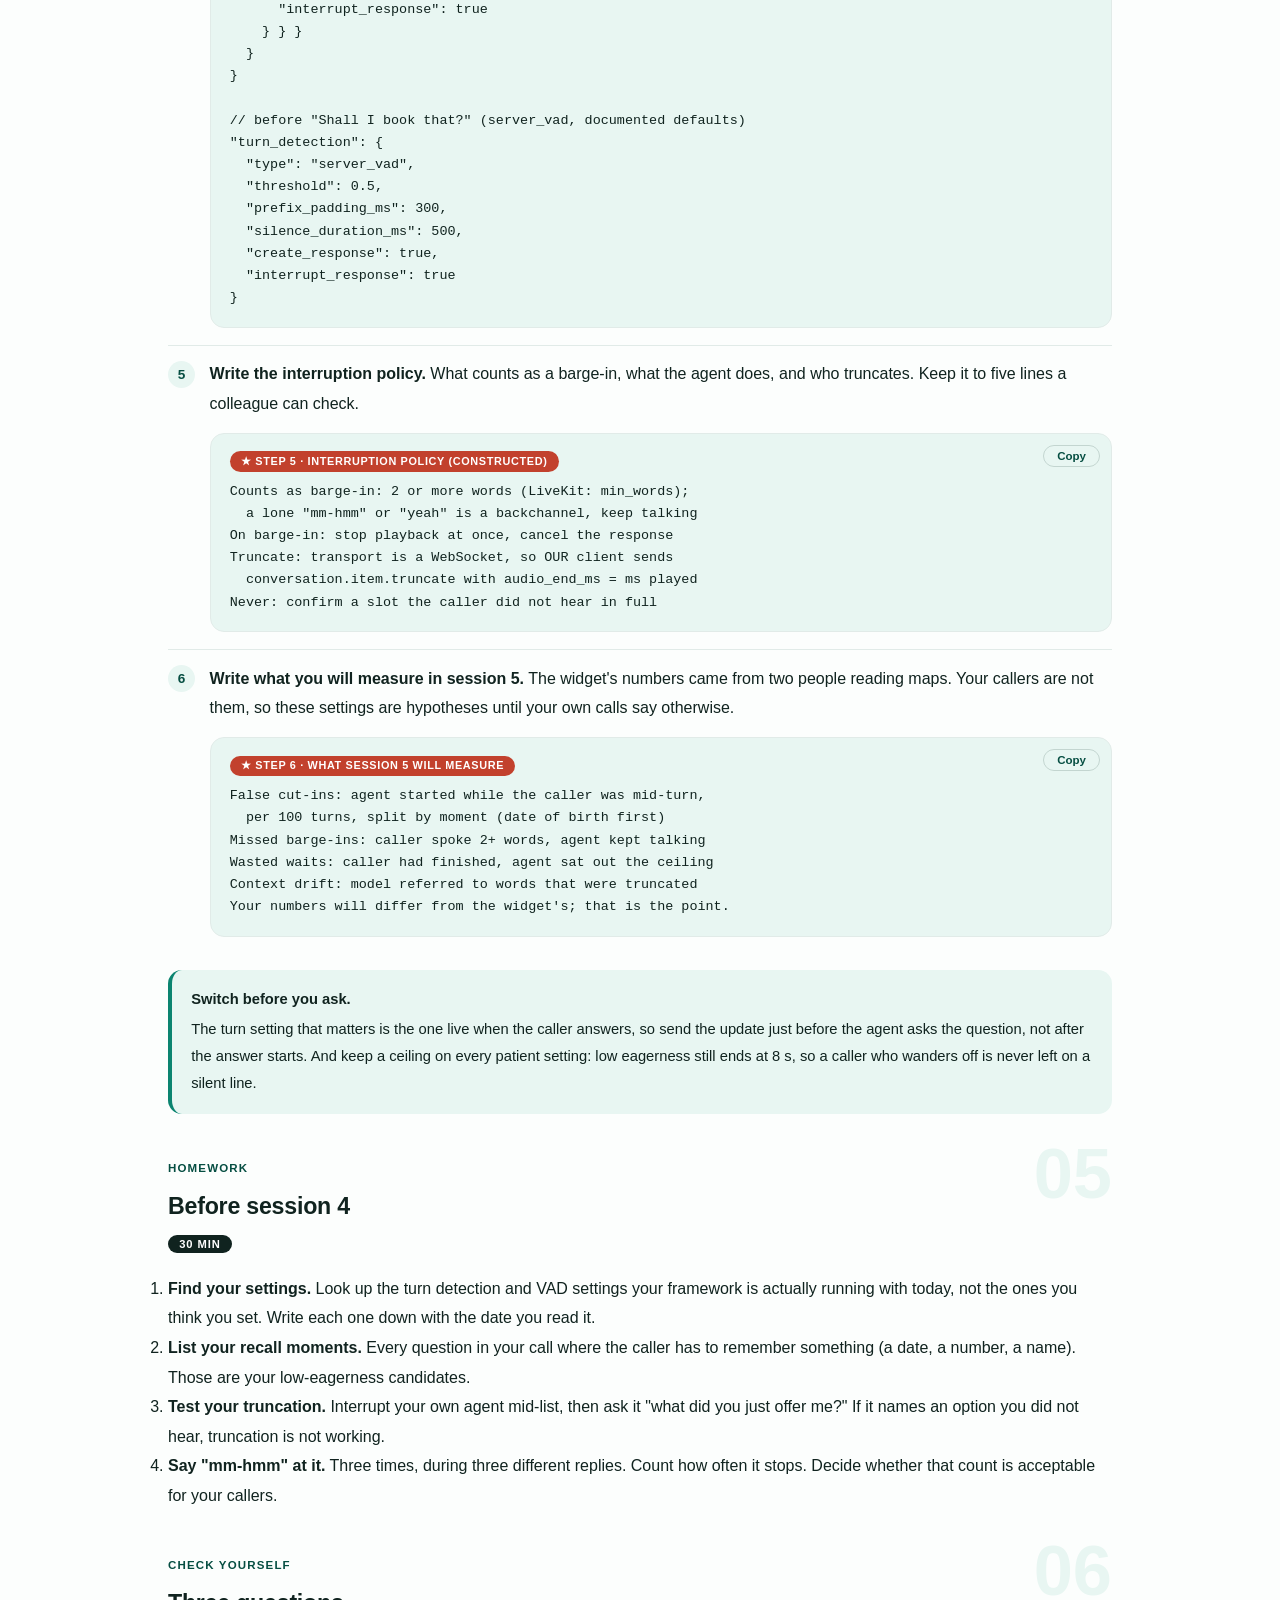
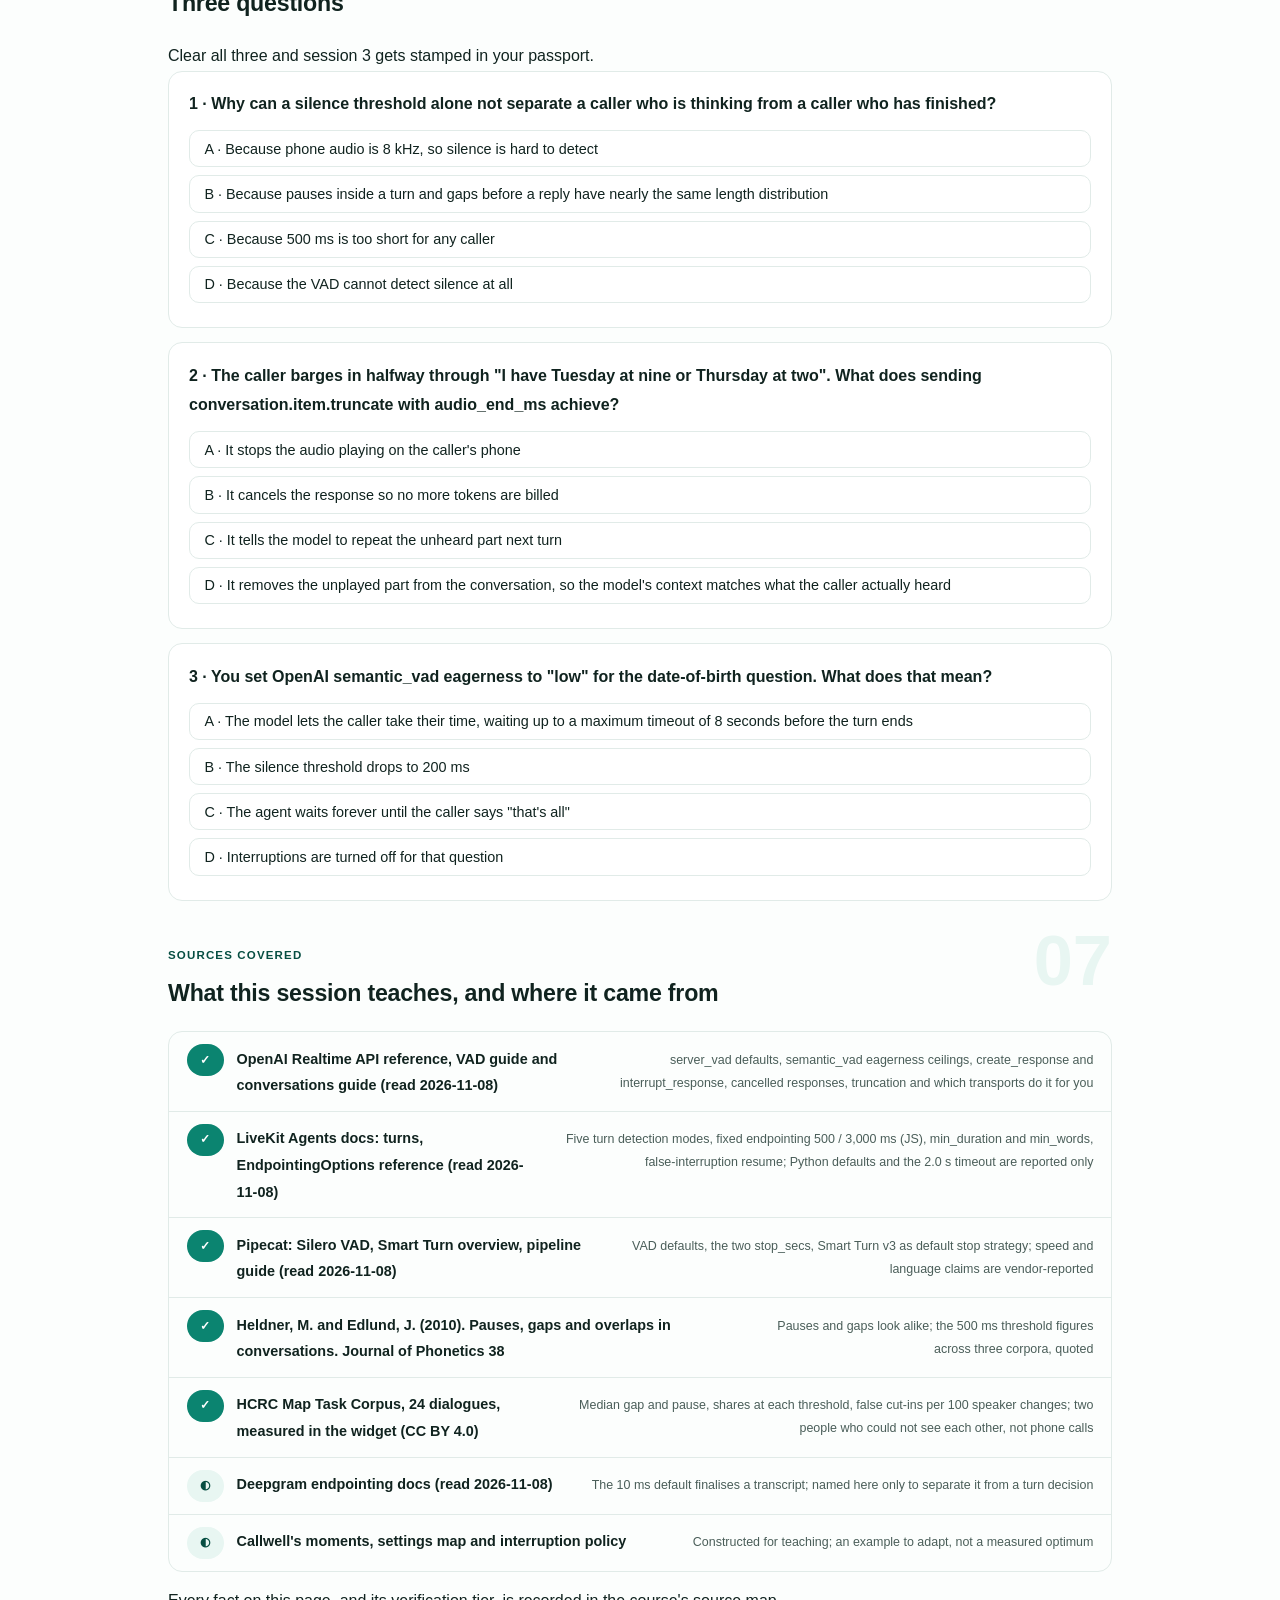
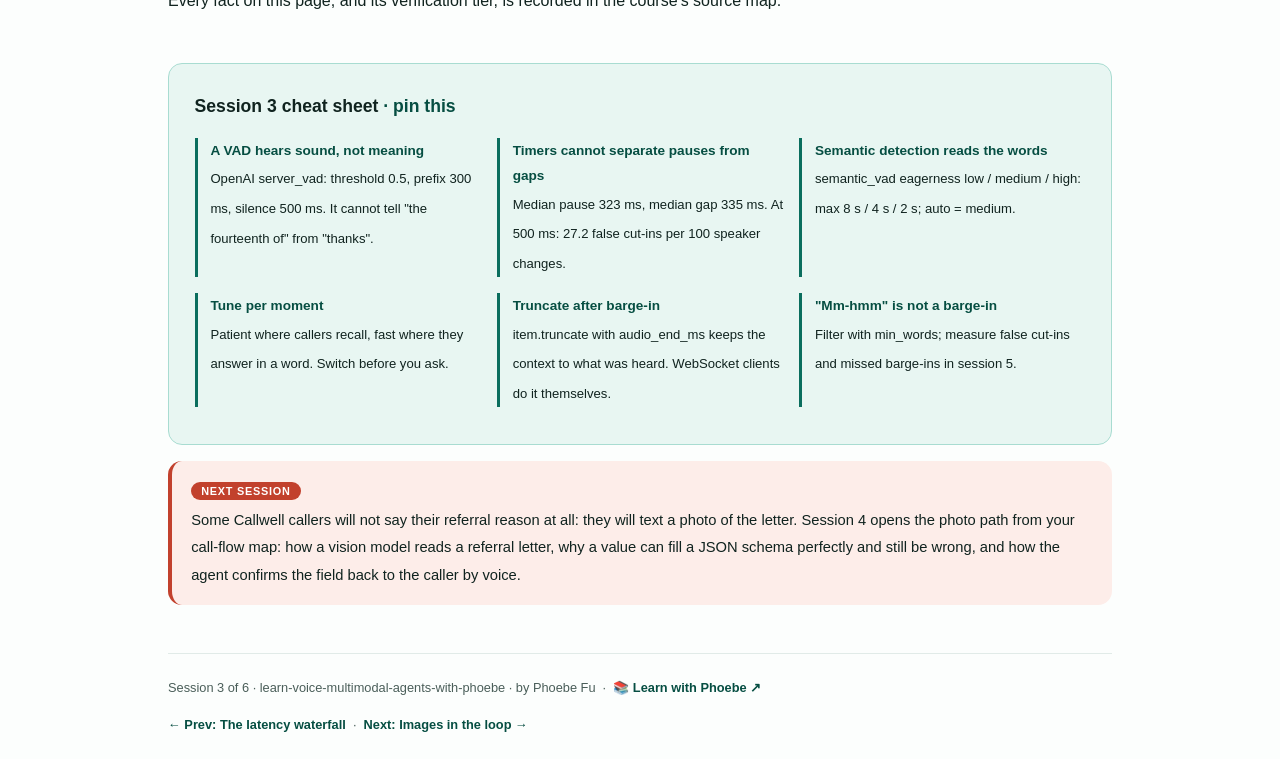
<file: courses/03-turn-taking.html>
<!DOCTYPE html>
<html lang="en">
<head>
<meta charset="UTF-8">
<meta name="viewport" content="width=device-width, initial-scale=1.0">
<!-- social:start -->
<meta name="description" content="Session 3 of 6. When should a voice agent speak, and when should it stop? Voice activity detection drawn as a state machine, silence timers measured against real pauses and gaps, semantic turn detection that reads the words, and barge-in with truncation so the model only remembers what the caller heard. Then tune Callwell's end-of-turn settings moment by moment.">
<meta property="og:type" content="article">
<meta property="og:site_name" content="Learn with Phoebe">
<meta property="og:title" content="Turn-taking: when to speak, when to stop - learn voice and multimodal agents with phoebe">
<meta property="og:description" content="Session 3 of 6. A silence timer cannot tell a thinking pause from a finished turn, measured on real conversation. Semantic turn detection, barge-in and truncation, and a per-moment settings map.">
<meta property="og:url" content="https://phoebefu6.github.io/learn-voice-multimodal-agents-with-phoebe/courses/03-turn-taking.html">
<meta property="og:image" content="https://phoebefu6.github.io/learn-voice-multimodal-agents-with-phoebe/assets/og-cover.png">
<meta property="og:image:width" content="1200">
<meta property="og:image:height" content="630">
<meta name="twitter:card" content="summary_large_image">
<meta name="twitter:title" content="Turn-taking: when to speak, when to stop - learn voice and multimodal agents with phoebe">
<meta name="twitter:description" content="Session 3 of 6. Timers against meaning, barge-in and truncation, and end-of-turn settings tuned per moment.">
<meta name="twitter:image" content="https://phoebefu6.github.io/learn-voice-multimodal-agents-with-phoebe/assets/og-cover.png">
<!-- social:end -->
<title>Session 3 · Turn-taking: when to speak, when to stop - learn voice and multimodal agents with phoebe</title>
<link rel="stylesheet" href="../assets/style.css?v=2">
</head>
<body>

<div class="toolbar">
  <div class="wrap">
    <span class="crumb"><a href="../index.html">learn-voice-multimodal-agents-with-phoebe</a> / Session 3 of 6</span>
    <button class="btn" id="toggle-all" type="button">Expand all</button>
    <button class="btn primary" id="zoom-toggle" type="button">Projector zoom: off</button>
  </div>
</div>

<header class="masthead">
  <div class="wrap">
    <div class="eyebrow">Learn Voice and Multimodal Agents with Phoebe · Session 3 of 6</div>
    <h1><span class="accent">Turn-taking</span>: when to speak, when to stop</h1>
    <p class="sub">A text agent knows the user has finished: they pressed send. A voice agent has to guess, from silence and from the words, many times a call. Guess too early and it talks over a caller who was only thinking. Guess too late and every reply carries dead air. And when the caller talks over the agent, it has to stop, and remember only the part of its sentence the caller actually heard. Tonight we take apart the three mechanisms that decide all of that: the voice activity detector, the end-of-turn decision, and barge-in with truncation. Then we tune Callwell's settings one moment of the call at a time.</p>
    <div class="chip-row">
      <span class="chip level">🟡 Core</span>
      <span class="chip audience">Builders who shipped a text agent</span>
      <span class="chip audience">One live widget, one config block</span>
      <span class="chip time">45 min</span>
    </div>
    <div class="agenda">
      <span class="a1" style="flex:1">0-3 · Welcome</span>
      <span class="a2" style="flex:4">3-18 · VAD, timers against meaning, barge-in</span>
      <span class="a3" style="flex:5">18-40 · Build-along: tune Callwell's end-of-turn settings</span>
      <span class="a4" style="flex:1">40-45 · Q&amp;A</span>
    </div>
  </div>
</header>

<main class="wrap">

  <section class="section" id="intro">
    <div class="section-kicker">
      <span class="klabel">Part 0</span>
      <h2>Where we start</h2>
    </div>
    <p class="lede">The running case is still the constructed Callwell example: an invented clinic group with sites at Riverside, Northgate and Harbour, and one booking line with an agent on it. In session 2 the bench showed that the end-of-turn wait is the largest stage at defaults, and that cutting it from 500 ms to 200 ms saves 125 ms while doubling the false cut-ins. Tonight we open that wait up. What is actually listening, what does it decide, and is there anything smarter than a stopwatch? Every setting tonight is one you can change in the framework you already use.</p>

    <div class="legend">
      <span class="pill">🎫 Clear all three quiz questions to stamp your passport</span>
      <span class="pill">Live = presented in the 45 minutes</span>
      <span class="pill">Self-study = the full depth, after class</span>
      <span class="pill">★ Build-along = tune it yourself</span>
    </div>

    <div class="callout win">
      <p><strong>★ What you walk out with tonight.</strong> A clear picture of what a voice activity detector does with a mid-sentence pause; the measured reason no silence threshold can separate a pause from a finished turn; a choice of turn detector and eagerness for each moment of your call; an interruption policy with truncation, so your agent never remembers saying something the caller did not hear; and the two numbers you will measure in session 5.</p>
    </div>
  </section>

  <section class="section" id="part-1">
    <div class="section-kicker">
      <span class="klabel">Part 1 · covers voice activity detection</span>
      <h2>Hearing speech: voice activity detection</h2>
      <span class="tag concept">5 min live</span>
    </div>
    <p class="lede">A voice activity detector (VAD) answers one narrow question, over and over on short frames of audio: is someone speaking in this frame? On top of that yes or no it runs a small state machine. Enough speech in a row and it switches to "speaking"; enough silence in a row and it switches back and fires "speech stopped". It does not know what was said. It does not know whether the sentence is finished. It only knows how long the quiet has lasted.</p>

    <figure class="zoomable">
      <svg viewBox="0 0 880 330" xmlns="http://www.w3.org/2000/svg" role="img" aria-label="An audio energy strip for the constructed caller line: my date of birth is the fourteenth of, a thinking pause, then March. Below it the VAD states: quiet, then speaking once speech has run a short time, with 300 ms of audio before speech kept as prefix padding; then the silence timer counts 500 ms through the thinking pause and fires speech stopped, drawn in coral, and the agent starts replying just before the caller says March. The reply is a cut-in.">
        <defs>
          <filter id="v3aSk" x="-3%" y="-3%" width="106%" height="106%"><feTurbulence type="fractalNoise" baseFrequency="0.02" numOctaves="2" seed="53" result="n"/><feDisplacementMap in="SourceGraphic" in2="n" scale="2.4" xChannelSelector="R" yChannelSelector="G"/></filter>
          <pattern id="v3aHc" patternUnits="userSpaceOnUse" width="7" height="7" patternTransform="rotate(-38)"><line x1="0" y1="0" x2="0" y2="7" stroke="#0B8470" stroke-width="1" opacity=".5"/></pattern>
          <marker id="v3aAr" viewBox="0 0 10 10" refX="9" refY="5" markerWidth="8" markerHeight="8" orient="auto"><path d="M1 1 L9 5 L1 9" fill="none" stroke="#10231F" stroke-width="1.6" stroke-linecap="round"/></marker>
        </defs>
        <style>
          .v3aH { font: 800 12px Inter, sans-serif; fill: #10231F; }
          .v3aL { font: 600 12px Inter, sans-serif; fill: #10231F; }
          .v3aS { font: 400 11px Inter, sans-serif; fill: #4A5E59; }
          .v3aB { font: 800 11px Inter, sans-serif; fill: #8F2C1C; }
          .v3aA { font: 700 11px Inter, sans-serif; fill: #064E42; }
          .v3aN { font: 400 12px Inter, sans-serif; fill: #4A5E59; }
        </style>

        <text class="v3aH" x="30" y="24">WHAT A VAD DOES WITH A THINKING PAUSE (CONSTRUCTED CALLWELL MOMENT)</text>

        <g filter="url(#v3aSk)" fill="none" stroke="#10231F" stroke-width="2" stroke-linecap="round" stroke-linejoin="round">
          <path d="M40 100 L140 100" stroke="#C3D5D0"/>
          <path d="M140 100 l10 -16 l10 30 l10 -24 l10 20 l10 -28 l10 32 l10 -18 l10 12 l10 -22 l10 26 l10 -14 l10 18 l10 -26 l10 22 l10 -12 l10 16 l10 -24 l10 28 l10 -20 l10 14 l10 -18 l10 24 l10 -16 l10 20 l10 -26 l10 18 l10 -10 l10 14 l10 -22 l10 26 l10 -18 l10 12 l10 -8 l10 10 l10 -4" stroke="#0B8470"/>
          <path d="M500 100 L650 100" stroke="#C3D5D0"/>
          <path d="M650 100 l10 -20 l10 28 l10 -24 l10 26 l10 -18 l10 14 l10 -6" stroke="#0B8470"/>
          <path d="M720 100 L840 100" stroke="#C3D5D0"/>
          <path d="M68 132 L140 132" stroke-dasharray="5 4"/>
          <path d="M68 126 L68 138 M140 126 L140 138"/>
          <path d="M188 120 L188 140"/>
          <path d="M620 72 L620 140" stroke="#C2412D" stroke-dasharray="5 4"/>
          <rect x="40" y="194" width="98" height="34" rx="6" transform="rotate(-0.6 89 211)" fill="#FFFFFF"/>
          <rect x="142" y="194" width="356" height="34" rx="6" transform="rotate(0.3 320 211)" fill="#E8F6F2"/>
          <rect x="502" y="194" width="114" height="34" rx="6" transform="rotate(-0.5 559 211)" fill="url(#v3aHc)"/>
          <rect x="620" y="194" width="220" height="34" rx="6" transform="rotate(0.4 730 211)" fill="#FDEDE9" stroke="#C2412D"/>
          <path d="M800 46 q5 -9 10 0 q5 9 10 0 q5 -9 10 0" stroke="#F07A63"/>
        </g>

        <text class="v3aL" x="320" y="58" text-anchor="middle">"my date of birth is the fourteenth of ..."</text>
        <text class="v3aS" x="560" y="58" text-anchor="middle">thinking</text>
        <text class="v3aL" x="690" y="58" text-anchor="middle">"March"</text>
        <text class="v3aS" x="104" y="158" text-anchor="middle">prefix padding 300 ms kept</text>
        <text class="v3aA" x="196" y="158">speech confirmed (start_secs)</text>
        <text class="v3aB" x="628" y="158">speech_stopped fires on the pause</text>
        <rect x="514" y="200" width="90" height="22" rx="4" fill="#FFFFFF"/>
        <text class="v3aL" x="89" y="216" text-anchor="middle">quiet</text>
        <text class="v3aL" x="320" y="216" text-anchor="middle">speaking</text>
        <text class="v3aS" x="559" y="215" text-anchor="middle">silence 500 ms</text>
        <text class="v3aB" x="730" y="216" text-anchor="middle">agent starts replying</text>
        <text class="v3aA" x="30" y="186">VAD STATE</text>
        <text class="v3aS" x="559" y="248" text-anchor="middle">timer counts the pause</text>
        <text class="v3aB" x="742" y="248" text-anchor="middle">"March" arrives: a cut-in</text>

        <text class="v3aN" x="30" y="290">Timer values: OpenAI server_vad defaults (silence_duration_ms 500, prefix_padding_ms 300), read 2026-11-08.</text>
        <text class="v3aN" x="30" y="310">Pipecat's Silero VAD uses start_secs 0.2 and stop_secs 0.2. The shape is the same; only the clock differs.</text>
      </svg>
      <figcaption>🔍 Click to zoom - the VAD heard the pause correctly; it simply has no way to know the caller was looking for a month, so the timer fires and the agent cuts in</figcaption>
    </figure>

    <details class="card" open>
      <summary><span class="mode live">Live</span>What a VAD hears, and what it does not<span class="mini">3 min</span><span class="caret">▶</span></summary>
      <div class="body">
        <p><strong>What it hears.</strong> Energy and voice-like sound, frame by frame, scored against a threshold. OpenAI's Realtime API reference (read 2026-11-08) gives the <code>server_vad</code> defaults: <code>threshold</code> "defaults to 0.5" on a 0 to 1 scale, <code>prefix_padding_ms</code> "Defaults to 300ms" (audio kept from just before speech was detected, so the first syllable is not clipped), and <code>silence_duration_ms</code> "Defaults to 500ms", the quiet it needs before it fires speech stopped. Pipecat's Silero VAD (read 2026-11-08) has the same shape with different numbers: <code>confidence</code> 0.7, <code>start_secs</code> 0.2 (speech must run that long before the state flips to speaking), <code>stop_secs</code> 0.2 (silence before it flips back to quiet), <code>min_volume</code> 0.6.</p>
        <p><strong>What it does not hear.</strong> Meaning. "The fourteenth of" and "that's all, thanks" followed by the same silence look identical to a VAD. A cough over a quiet line can trip it; a soft speaker on a noisy phone can fall under the threshold. Raising the threshold cuts false starts from background noise and misses quiet callers; lowering it does the reverse. These are vendor defaults dated 2026-11-08: re-verify before you rely on them.</p>
      </div>
    </details>

    <details class="card">
      <summary><span class="mode self">Self-study</span>Two stop_secs that mean different things<span class="mini">3 min</span><span class="caret">▶</span></summary>
      <div class="body">
        <p>Pipecat has two settings called <code>stop_secs</code>, and mixing them up is an easy way to break a build. On the Silero VAD, <code>stop_secs</code> is 0.2 s: "Time in seconds of silence required before transitioning back to QUIET state". On Smart Turn, Pipecat's turn model, <code>stop_secs</code> is 3.0 s: the silence after which the turn ends anyway, even if the model said the caller was not finished ("the turn is automatically marked as complete").</p>
        <p>They work together. The VAD flips to quiet quickly, after 0.2 s, which gives the turn model an early look at the words. The turn model decides; the 3.0 s fallback stops a caller who drifts off from leaving the line open forever. Pipecat's own docs recommend keeping the VAD at 0.2 s when Smart Turn is on: "We recommend 0.2 seconds, which is the default value."</p>
        <p>One more trap from a neighbouring layer: Deepgram's endpointing "is enabled by default and set to 10 milliseconds". That finalises a transcript (it sets <code>speech_final</code> to true); it is not a decision that the caller's turn is over. Treat a transcript endpoint and a turn decision as two different signals.</p>
      </div>
    </details>

    <div class="callout example">
      <span class="ex-pill">Real world</span>
      <p><strong>OpenAI states the scope in one line.</strong> The Realtime VAD guide (read 2026-11-08) says <code>create_response</code> and <code>interrupt_response</code> "are only used in speech-to-speech conversations", and that "In transcription sessions, VAD only controls how audio is chunked." The same detector either chops audio into pieces for a transcriber or decides when the model speaks, depending on the session. Know which job yours is doing before you tune it.</p>
    </div>
  </section>

  <section class="section" id="part-2">
    <div class="section-kicker">
      <span class="klabel">Part 2 · covers end-of-turn detection</span>
      <h2>Is the turn over? Timers against meaning</h2>
      <span class="tag concept">6 min live</span>
    </div>
    <p class="lede">The VAD says the caller went quiet. The end-of-turn decision says whether they have finished. The simplest version is a timer: if the silence lasts T milliseconds, the turn is over. The trouble is in the data. In real conversation, a pause inside one person's turn and a gap before the other person speaks have almost the same length, so any T that catches the gaps also fires on the pauses. The smarter version reads the words, and waits longer when the sentence is plainly unfinished.</p>

    <figure class="zoomable">
      <svg viewBox="0 0 880 370" xmlns="http://www.w3.org/2000/svg" role="img" aria-label="Same silence, two deciders. Top: a timer hears the caller stop after the fourteenth of, counts 500 ms and fires regardless of what was said, drawn in coral. Bottom: a model that reads the words. For the fourteenth of it says incomplete and keeps waiting, but never past a maximum timeout of 8, 4 or 2 seconds for low, medium or high eagerness. For that's all, thanks it says complete and replies without waiting out a fixed timer.">
        <defs>
          <filter id="v3bSk" x="-3%" y="-3%" width="106%" height="106%"><feTurbulence type="fractalNoise" baseFrequency="0.02" numOctaves="2" seed="67" result="n"/><feDisplacementMap in="SourceGraphic" in2="n" scale="2.4" xChannelSelector="R" yChannelSelector="G"/></filter>
          <pattern id="v3bHc" patternUnits="userSpaceOnUse" width="7" height="7" patternTransform="rotate(-38)"><line x1="0" y1="0" x2="0" y2="7" stroke="#0B8470" stroke-width="1" opacity=".5"/></pattern>
          <marker id="v3bAr" viewBox="0 0 10 10" refX="9" refY="5" markerWidth="8" markerHeight="8" orient="auto"><path d="M1 1 L9 5 L1 9" fill="none" stroke="#10231F" stroke-width="1.6" stroke-linecap="round"/></marker>
        </defs>
        <style>
          .v3bH { font: 800 12px Inter, sans-serif; fill: #10231F; }
          .v3bL { font: 600 12px Inter, sans-serif; fill: #10231F; }
          .v3bS { font: 400 11px Inter, sans-serif; fill: #4A5E59; }
          .v3bB { font: 800 11px Inter, sans-serif; fill: #8F2C1C; }
          .v3bA { font: 700 11px Inter, sans-serif; fill: #064E42; }
          .v3bN { font: 400 12px Inter, sans-serif; fill: #4A5E59; }
        </style>

        <text class="v3bH" x="30" y="24">SAME SILENCE, TWO DECIDERS</text>
        <text class="v3bA" x="30" y="56">A TIMER: COUNTS THE QUIET</text>
        <text class="v3bA" x="30" y="190">A MODEL THAT READS THE WORDS</text>

        <g filter="url(#v3bSk)" fill="none" stroke="#10231F" stroke-width="2" stroke-linecap="round" stroke-linejoin="round">
          <rect x="40" y="70" width="210" height="40" rx="8" transform="rotate(-0.8 145 90)" fill="#FFFFFF"/>
          <path d="M254 90 L440 90" stroke-dasharray="4 6"/>
          <path d="M290 84 L290 96 M330 84 L330 96 M370 84 L370 96 M410 84 L410 96"/>
          <rect x="444" y="76" width="16" height="28" rx="3" transform="rotate(2 452 90)" fill="#FDEDE9" stroke="#C2412D"/>
          <path d="M40 140 q6 -10 12 0 q6 10 12 0 q6 -10 12 0" stroke="#F07A63"/>
          <rect x="40" y="204" width="210" height="40" rx="8" transform="rotate(0.6 145 224)" fill="#FFFFFF"/>
          <path d="M254 224 L280 224" marker-end="url(#v3bAr)"/>
          <rect x="286" y="204" width="200" height="40" rx="8" transform="rotate(-0.5 386 224)" fill="url(#v3bHc)"/>
          <rect x="40" y="280" width="210" height="40" rx="8" transform="rotate(-0.6 145 300)" fill="#FFFFFF"/>
          <path d="M254 300 L280 300" marker-end="url(#v3bAr)"/>
          <rect x="286" y="280" width="200" height="40" rx="8" transform="rotate(0.7 386 300)" fill="#E8F6F2"/>
        </g>

        <text class="v3bL" x="145" y="94" text-anchor="middle">"... the fourteenth of"</text>
        <text class="v3bS" x="350" y="76" text-anchor="middle">100 ms ticks</text>
        <text class="v3bB" x="472" y="94">fires at 500 ms, whatever was said</text>
        <text class="v3bS" x="92" y="144">On "that's all, thanks" the same 500 ms is right, but only by luck of the timing.</text>

        <text class="v3bL" x="145" y="228" text-anchor="middle">"... the fourteenth of"</text>
        <rect x="300" y="214" width="172" height="20" rx="4" fill="#FFFFFF"/>
        <text class="v3bL" x="386" y="228" text-anchor="middle">incomplete: keep waiting</text>
        <text class="v3bS" x="506" y="220">waits, but never past a max timeout:</text>
        <text class="v3bA" x="506" y="238">low 8 s · medium 4 s · high 2 s</text>
        <text class="v3bL" x="145" y="304" text-anchor="middle">"... that's all, thanks"</text>
        <text class="v3bL" x="386" y="304" text-anchor="middle">complete: reply now</text>
        <text class="v3bS" x="506" y="304">no fixed timer to wait out</text>

        <text class="v3bN" x="30" y="352">OpenAI semantic_vad eagerness max timeouts, API reference, read 2026-11-08; auto = medium. Lines constructed.</text>
      </svg>
      <figcaption>🔍 Click to zoom - a timer treats every silence the same; a turn model waits on "the fourteenth of", answers on "that's all, thanks", and still has a ceiling so nobody waits forever</figcaption>
    </figure>

    <details class="card">
      <summary><span class="mode live">Live</span>Why a timer cannot win: pauses and gaps look alike<span class="mini">3 min</span><span class="caret">▶</span></summary>
      <div class="body">
        <p>Heldner and Edlund (2010, Journal of Phonetics 38) measured pauses (silence inside one speaker's turn), gaps (silence before the other speaker starts) and overlaps in three corpora. On the HCRC Map Task, a 500 ms threshold catches 47.5% of gaps and 56.0% of pauses: the timer fires on more of the silences where the speaker was not finished than on the ones where they were. Their verdict: "turn-taking is generally less precise than is often claimed."</p>
        <p>We measured the same corpus ourselves: 24 HCRC Map Task dialogues, two people who could not see each other (the nearest open analogue of a phone call, but not phone calls). The median gap is 335 ms and the median pause is 323 ms, twelve milliseconds apart. At 500 ms, 32.6% of pauses and 35.4% of gaps are that long, which works out to 27.2 false cut-ins per 100 speaker changes. Our levels are lower than Heldner and Edlund's because we segment by timed words where they used their own speech activity detection; the shape is the same in both. Teach both numbers, and the reason they differ.</p>
      </div>
    </details>

    <details class="card">
      <summary><span class="mode live">Live</span>What semantic detection buys, and what we cannot measure here<span class="mini">3 min</span><span class="caret">▶</span></summary>
      <div class="body">
        <p><strong>OpenAI <code>semantic_vad</code>.</strong> Instead of a silence length you set <code>eagerness</code>: "<code>low</code> will let the user take their time to speak", "<code>high</code> will chunk the audio as soon as possible". The API reference gives the ceilings: "<code>low</code>, <code>medium</code>, and <code>high</code> have max timeouts of 8s, 4s, and 2s respectively", and "<code>auto</code> is the default and is equivalent to <code>medium</code>".</p>
        <p><strong>LiveKit Agents</strong> documents five turn detection modes: its turn detector model (the default), the realtime model's own detection, VAD only, STT endpointing, and manual. Endpointing is fixed by default, with a minimum and maximum delay; the JS reference gives <code>minDelay</code> 500 ms and <code>maxDelay</code> 3,000 ms (read at source), and the Python defaults of 0.5 s and 3.0 s are reported from a code snippet, not read at source. <strong>Pipecat</strong> makes Smart Turn v3 its default user turn stop strategy: it runs locally on ONNX, supports 23 languages, and Pipecat reports inference "under 100ms" on low-cost cloud instances (vendor-reported).</p>
        <p><strong>The honest limit.</strong> The widget below measures timers only. Testing a semantic detector needs the words and the model, not just silence lengths, and no vendor publishes a false cut-in rate for its turn model on open data. What semantic detection should buy you is fewer cut-ins on unfinished sentences and faster replies on finished ones; on your own calls, that is a claim to measure in session 5, not to assume. All names and defaults dated 2026-11-08: re-verify before you rely on them.</p>
      </div>
    </details>

    <details class="card">
      <summary><span class="mode self">Self-study</span>Which mode for which moment<span class="mini">3 min</span><span class="caret">▶</span></summary>
      <div class="body">
        <table class="clean">
          <thead><tr><th>Moment</th><th>What the caller does</th><th>Reasonable starting point</th></tr></thead>
          <tbody>
            <tr><td>Open question ("How can I help?")</td><td>Long, unplanned, full of pauses</td><td>Semantic detection, default eagerness</td></tr>
            <tr><td>Recall (date of birth, an address)</td><td>Pieces with long thinking pauses</td><td>Semantic, low eagerness; patient ceiling</td></tr>
            <tr><td>Choice from a short list</td><td>One or two words</td><td>Semantic, high eagerness; answer fast</td></tr>
            <tr><td>Yes or no confirmation</td><td>One word, then done</td><td>A plain silence timer is enough</td></tr>
          </tbody>
        </table>
        <p>This is design guidance for a constructed case, not a measured ranking. The point is that one global setting is a compromise across moments that want opposite things. OpenAI lets you change <code>turn_detection</code> mid-session with <code>session.update</code>, so the agent can switch before it asks each question.</p>
      </div>
    </details>

    <div class="callout example">
      <span class="ex-pill">Real world</span>
      <p><strong>Heldner and Edlund (2010) checked the folk number.</strong> Across three corpora, including the Swedish Map Task and the HCRC Map Task, gaps cluster around 200 ms, overlaps make up about 40% of between-speaker intervals, and 70 to 82% of intervals are under 500 ms. A 500 ms threshold caught 51.1% of gaps and 59.6% of pauses in the Swedish Map Task, and 47.5% and 56.0% in HCRC. There is no primary source for "500 ms is the magic number"; there is one showing that at 500 ms a timer cannot tell the two apart.</p>
    </div>

    <p>Now drag it yourself. <strong>Read it in this order:</strong> the threshold, then false cut-ins, then the two shares (pauses the timer fires on, real gaps still running), then the wait it adds to every reply, then the two curves lying almost on top of each other.</p>

    <div id="vox-eot" data-t="500"></div>
  </section>

  <section class="section" id="part-3">
    <div class="section-kicker">
      <span class="klabel">Part 3 · covers interruptions</span>
      <h2>Barge-in, truncation and backchannels</h2>
      <span class="tag concept">5 min live</span>
    </div>
    <p class="lede">The other half of turn-taking runs the opposite way: the agent is talking and the caller starts. That is barge-in, and on a phone line it is normal, not rude: people correct, agree, and get ahead of a list. Stopping the audio is the easy part. The part builders miss is the model's memory. Unless you tell it otherwise, the model believes it said its whole sentence, including the half the caller never heard.</p>

    <figure class="zoomable">
      <svg viewBox="0 0 880 340" xmlns="http://www.w3.org/2000/svg" role="img" aria-label="A timeline. The agent is saying I have Tuesday at nine or Thursday at two. The caller barges in at or, saying Tuesday works. Three steps follow: playback stops, the response is cancelled with response.done status cancelled, and the item is truncated with audio_end_ms. Thursday at two is struck through in coral: it was never heard and is cut from the context, so the model now knows only that I have Tuesday at nine was heard.">
        <defs>
          <filter id="v3cSk" x="-3%" y="-3%" width="106%" height="106%"><feTurbulence type="fractalNoise" baseFrequency="0.02" numOctaves="2" seed="79" result="n"/><feDisplacementMap in="SourceGraphic" in2="n" scale="2.4" xChannelSelector="R" yChannelSelector="G"/></filter>
          <pattern id="v3cHc" patternUnits="userSpaceOnUse" width="7" height="7" patternTransform="rotate(-38)"><line x1="0" y1="0" x2="0" y2="7" stroke="#0B8470" stroke-width="1" opacity=".5"/></pattern>
          <marker id="v3cAr" viewBox="0 0 10 10" refX="9" refY="5" markerWidth="8" markerHeight="8" orient="auto"><path d="M1 1 L9 5 L1 9" fill="none" stroke="#10231F" stroke-width="1.6" stroke-linecap="round"/></marker>
        </defs>
        <style>
          .v3cH { font: 800 12px Inter, sans-serif; fill: #10231F; }
          .v3cL { font: 600 12px Inter, sans-serif; fill: #10231F; }
          .v3cS { font: 400 11px Inter, sans-serif; fill: #4A5E59; }
          .v3cB { font: 800 11px Inter, sans-serif; fill: #8F2C1C; }
          .v3cA { font: 700 11px Inter, sans-serif; fill: #064E42; }
          .v3cN { font: 400 12px Inter, sans-serif; fill: #4A5E59; }
        </style>

        <text class="v3cH" x="30" y="24">BARGE-IN: STOP THE AUDIO, THEN FIX THE MEMORY</text>
        <text class="v3cA" x="30" y="92">AGENT</text>
        <text class="v3cA" x="30" y="154">CALLER</text>

        <g filter="url(#v3cSk)" fill="none" stroke="#10231F" stroke-width="2" stroke-linecap="round" stroke-linejoin="round">
          <rect x="100" y="70" width="322" height="34" rx="6" transform="rotate(-0.4 261 87)" fill="#E8F6F2"/>
          <rect x="426" y="70" width="40" height="34" rx="6" transform="rotate(1 446 87)" fill="#E8F6F2"/>
          <rect x="470" y="70" width="220" height="34" rx="6" transform="rotate(0.5 580 87)" fill="url(#v3cHc)"/>
          <path d="M448 110 L448 168" stroke-dasharray="4 4"/>
          <path d="M456 150 q6 -12 12 0 q6 12 12 0 q6 -12 12 0 q6 12 12 0 q6 -12 12 0 q6 12 12 0 q6 -12 12 0 q6 12 12 0" stroke="#F07A63"/>
          <rect x="40" y="208" width="256" height="48" rx="8" transform="rotate(-0.8 168 232)" fill="#FFFFFF"/>
          <path d="M300 232 L318 232" marker-end="url(#v3cAr)"/>
          <rect x="324" y="208" width="256" height="48" rx="8" transform="rotate(0.6 452 232)" fill="#FFFFFF"/>
          <path d="M584 232 L602 232" marker-end="url(#v3cAr)"/>
          <rect x="608" y="208" width="232" height="48" rx="8" transform="rotate(-0.6 724 232)" fill="#FDEDE9" stroke="#C2412D"/>
        </g>
        <path data-strike="1" d="M478 88 L684 86" fill="none" stroke="#C2412D" stroke-width="2.4" stroke-linecap="round"/>

        <text class="v3cL" x="261" y="92" text-anchor="middle">"I have Tuesday at nine"</text>
        <text class="v3cL" x="446" y="92" text-anchor="middle">or</text>
        <text class="v3cL" x="580" y="92" text-anchor="middle">"Thursday at two"</text>
        <text class="v3cA" x="261" y="124" text-anchor="middle">played: the caller heard this</text>
        <text class="v3cB" x="580" y="124" text-anchor="middle">never heard: cut from the context</text>
        <text class="v3cL" x="570" y="154">"Tuesday works"</text>
        <text class="v3cS" x="448" y="186" text-anchor="middle">barge-in at "or"</text>

        <text class="v3cL" x="56" y="230">1 · playback stops</text>
        <text class="v3cS" x="56" y="246">the caller's speech is detected</text>
        <text class="v3cL" x="340" y="230">2 · response cancelled</text>
        <text class="v3cS" x="340" y="246">response.done, status cancelled</text>
        <text class="v3cB" x="624" y="230">3 · truncate the item</text>
        <text class="v3cS" x="624" y="246">item.truncate with audio_end_ms</text>

        <text class="v3cA" x="30" y="290">Context after truncation: the model knows only that "I have Tuesday at nine" was heard.</text>
        <text class="v3cN" x="30" y="318">Constructed Callwell turn. Event names from OpenAI's Realtime docs, read 2026-11-08.</text>
      </svg>
      <figcaption>🔍 Click to zoom - stopping the audio is step one; truncation is what keeps the model from believing it offered a Thursday slot the caller never heard</figcaption>
    </figure>

    <details class="card">
      <summary><span class="mode live">Live</span>Why truncation matters<span class="mini">2 min</span><span class="caret">▶</span></summary>
      <div class="body">
        <p>In OpenAI's Realtime API, <code>interrupt_response</code> and <code>create_response</code> both default to true, and both apply only in speech-to-speech conversations. When the caller barges in, "the server cancels it and sends <code>response.done</code> with <code>response.status</code> set to <code>cancelled</code>". The audio stops. But the model generated the whole sentence, and it is sitting in the conversation as if it had been said.</p>
        <p><code>conversation.item.truncate</code> fixes that. You send the item, the audio content index, and "that played duration as <code>audio_end_ms</code>", and the server removes "the unplayed portion of the model's last response from the conversation", including its transcript. At Callwell (constructed) that is the difference between the next turn saying "Great, Tuesday at nine" and the model later asking "So was that Thursday at two?" about an offer the caller never heard.</p>
      </div>
    </details>

    <details class="card">
      <summary><span class="mode live">Live</span>Backchannels are not interruptions<span class="mini">2 min</span><span class="caret">▶</span></summary>
      <div class="body">
        <p>Callers say "mm-hmm", "yeah", "right" while the agent talks. That is a listener signalling "keep going", and an agent that stops dead on every "mm-hmm" is exhausting to call. LiveKit Agents (read 2026-11-08) gives you two filters on what counts as an interruption: <code>min_duration</code> and <code>min_words</code>, "Minimum number of words to be considered as an interruption." Set <code>min_words</code> to 2 (our constructed choice) and a lone "yeah" no longer stops the agent; "no, Thursday" still does.</p>
        <p>LiveKit also resumes after a false interruption by default: "the agent resumes speaking from where it left off after a false interruption." The docs show a 2.0 s timeout as an example; that it is the default is reported only, not read at source. Pick your own thresholds and measure them.</p>
      </div>
    </details>

    <details class="card">
      <summary><span class="mode self">Self-study</span>The WebSocket chore<span class="mini">2 min</span><span class="caret">▶</span></summary>
      <div class="body">
        <p>Whether truncation happens for you depends on the transport. OpenAI's conversations guide: over WebRTC and SIP, "The server will automatically truncate unplayed audio when there's a user interruption." Over a WebSocket, the server does not know how much of its audio your client actually played, because the buffering is on your side. So your client has to do two things the moment the caller's speech is detected: stop playback (flush whatever audio is queued), and send <code>conversation.item.truncate</code> with the milliseconds it really played.</p>
        <p>Get the second number wrong in either direction and the context lies: too long and the model thinks the caller heard words they did not; too short and it repeats itself. Phone calls bridged through a WebSocket media stream (session 6) are exactly this case.</p>
      </div>
    </details>

    <div class="callout example">
      <span class="ex-pill">Real world</span>
      <p><strong>Pipecat treats an interruption as a priority signal.</strong> Pipecat's pipeline guide (read 2026-11-08) lists an interruption frame for "Interruption control" and marks system frames, such as the one saying the user started speaking, as high priority: "interruptions do not discard them." The architecture says it plainly: when the caller speaks, everything queued to be said is disposable, and the fact that they spoke is not.</p>
    </div>
  </section>

  <section class="section" id="demo-1">
    <div class="section-kicker">
      <span class="klabel">Build-along</span>
      <h2>Tune Callwell's end-of-turn settings</h2>
      <span class="tag demo">★ 22 min · everyone builds</span>
    </div>
    <p class="lede">Stop looking for one perfect threshold. Instead, give each moment of the call the detector it needs. Work through the steps with the widget open; if you have your own product, tune that, and keep the constructed Callwell example as the worked answer. Every config below is an example to adapt, not a recipe: re-verify field names against the current reference before you ship.</p>

    <figure class="zoomable">
      <svg viewBox="0 0 880 320" xmlns="http://www.w3.org/2000/svg" role="img" aria-label="Callwell's call as four moments left to right, each with its own turn detection. Greeting: semantic_vad, auto equals medium, short answers at a normal pace. Date of birth, drawn in coral: semantic_vad, low eagerness with an 8 second maximum, because callers pause to recall. Slot choice: semantic_vad, high eagerness with a 2 second maximum, because answers are one or two words. Confirmation: server_vad with a 500 ms silence, yes or no then done. Underneath, an interruption policy for every moment: a barge-in needs two or more words, and the WebSocket client truncates.">
        <defs>
          <filter id="v3dSk" x="-3%" y="-3%" width="106%" height="106%"><feTurbulence type="fractalNoise" baseFrequency="0.02" numOctaves="2" seed="83" result="n"/><feDisplacementMap in="SourceGraphic" in2="n" scale="2.4" xChannelSelector="R" yChannelSelector="G"/></filter>
          <pattern id="v3dHc" patternUnits="userSpaceOnUse" width="7" height="7" patternTransform="rotate(-38)"><line x1="0" y1="0" x2="0" y2="7" stroke="#0B8470" stroke-width="1" opacity=".5"/></pattern>
          <marker id="v3dAr" viewBox="0 0 10 10" refX="9" refY="5" markerWidth="8" markerHeight="8" orient="auto"><path d="M1 1 L9 5 L1 9" fill="none" stroke="#10231F" stroke-width="1.6" stroke-linecap="round"/></marker>
        </defs>
        <style>
          .v3dH { font: 800 12px Inter, sans-serif; fill: #10231F; }
          .v3dL { font: 600 12px Inter, sans-serif; fill: #10231F; }
          .v3dS { font: 400 11px Inter, sans-serif; fill: #4A5E59; }
          .v3dB { font: 800 11px Inter, sans-serif; fill: #8F2C1C; }
          .v3dA { font: 700 11px Inter, sans-serif; fill: #064E42; }
          .v3dN { font: 400 12px Inter, sans-serif; fill: #4A5E59; }
        </style>

        <text class="v3dH" x="30" y="24">ONE CALL, FOUR MOMENTS, FOUR TURN SETTINGS (CONSTRUCTED CALLWELL EXAMPLE)</text>

        <g filter="url(#v3dSk)" fill="none" stroke="#10231F" stroke-width="2" stroke-linecap="round" stroke-linejoin="round">
          <rect x="40" y="48" width="180" height="140" rx="10" transform="rotate(-0.8 130 118)" fill="#FFFFFF"/>
          <path d="M224 118 L244 118" marker-end="url(#v3dAr)"/>
          <rect x="250" y="48" width="180" height="140" rx="10" transform="rotate(0.6 340 118)" fill="#FDEDE9" stroke="#C2412D"/>
          <path d="M434 118 L454 118" marker-end="url(#v3dAr)"/>
          <rect x="460" y="48" width="180" height="140" rx="10" transform="rotate(-0.5 550 118)" fill="#FFFFFF"/>
          <path d="M644 118 L664 118" marker-end="url(#v3dAr)"/>
          <rect x="670" y="48" width="170" height="140" rx="10" transform="rotate(0.7 755 118)" fill="#E8F6F2"/>
          <rect x="40" y="208" width="800" height="46" rx="10" transform="rotate(-0.2 440 231)" fill="url(#v3dHc)"/>
          <path d="M800 32 q5 -9 10 0 q5 9 10 0 q5 -9 10 0" stroke="#F07A63"/>
        </g>

        <text class="v3dH" x="54" y="72">1 · Greeting</text>
        <text class="v3dL" x="54" y="96">semantic_vad</text>
        <text class="v3dA" x="54" y="116">auto (= medium, 4 s)</text>
        <text class="v3dS" x="54" y="140">open answer, normal pace</text>
        <text class="v3dS" x="54" y="156">"I'd like to book..."</text>

        <text class="v3dB" x="264" y="72">2 · Date of birth</text>
        <text class="v3dL" x="264" y="96">semantic_vad</text>
        <text class="v3dB" x="264" y="116">low (max 8 s)</text>
        <text class="v3dS" x="264" y="140">callers pause to recall</text>
        <text class="v3dS" x="264" y="156">"the fourteenth of..."</text>

        <text class="v3dH" x="474" y="72">3 · Slot choice</text>
        <text class="v3dL" x="474" y="96">semantic_vad</text>
        <text class="v3dA" x="474" y="116">high (max 2 s)</text>
        <text class="v3dS" x="474" y="140">one or two words</text>
        <text class="v3dS" x="474" y="156">"Tuesday, please"</text>

        <text class="v3dH" x="684" y="72">4 · Confirmation</text>
        <text class="v3dL" x="684" y="96">server_vad</text>
        <text class="v3dA" x="684" y="116">silence 500 ms</text>
        <text class="v3dS" x="684" y="140">yes or no, then done</text>
        <text class="v3dS" x="684" y="156">"Yes, that's right"</text>

        <rect x="60" y="220" width="760" height="22" rx="4" fill="#FFFFFF"/>
        <text class="v3dA" x="440" y="235" text-anchor="middle">every moment: a barge-in needs 2+ words; the WebSocket client stops playback and truncates</text>

        <text class="v3dN" x="30" y="282">An example to adapt, not a measured optimum. Eagerness ceilings: OpenAI reference, read 2026-11-08.</text>
        <text class="v3dN" x="30" y="302">The 2-word barge-in rule is constructed; LiveKit names the knob min_words. Re-verify field names.</text>
      </svg>
      <figcaption>🔍 Click to zoom - the patient setting goes where callers think; the fast one goes where they answer in a word; nothing else needs to change</figcaption>
    </figure>

    <div class="steps">
      <div class="step">
        <p><strong>Read the widget at 500 ms.</strong> Leave the slider where it opens, on the OpenAI and LiveKit default. Copy the four numbers into your notes. They are measured on real conversation, not on Callwell, so treat them as the shape of the problem rather than your call centre's rate.</p>
        <div class="prompt-box good"><span class="label">★ Step 1 · the default, read off the widget</span>Threshold                      500 ms
False cut-ins                  27.2 per 100 speaker changes
Pauses the timer fires on      32.6%
Real gaps still running at T   35.4%
Wait added to every reply      500 ms   (human median gap here: 335 ms)
Source: 24 HCRC Map Task dialogues, measured; not phone calls</div>
      </div>
      <div class="step">
        <p><strong>Slide to 800, then to 300, and write the trade.</strong> Each 100 ms you add removes cut-ins and adds the same wait to every single reply. Each 100 ms you take away does the opposite. Session 2's bench showed what that wait does to the total.</p>
        <div class="prompt-box good"><span class="label">★ Step 2 · the trade, both directions</span>800 ms: false cut-ins 14.2 per 100   wait +300 ms on every reply
          (bench total 1,100 ms, over the 800 ms target)
300 ms: false cut-ins 44.4 per 100   wait -200 ms
          (bench total 675 ms; same total as at 200 ms,
           where cut-ins reach 55.2)
Verdict: no single timer serves Callwell. Move the decision
from "how long was the quiet" to "what did the caller say".</div>
      </div>
      <div class="step">
        <p><strong>Pick a detector per moment.</strong> List the moments from your session 1 map and give each one a detector and an eagerness, with one reason. This table is constructed; your moments will differ.</p>
        <div class="prompt-box good"><span class="label">★ Step 3 · detector per moment (constructed)</span>Moment          Detector       Eagerness / timer   Why
greeting        semantic_vad   auto (= medium)     open answer, normal pace
date of birth   semantic_vad   low  (max 8 s)      callers pause to recall
slot choice     semantic_vad   high (max 2 s)      one or two words
confirmation    server_vad     silence 500 ms      yes or no, then done</div>
      </div>
      <div class="step">
        <p><strong>Write the turn detection blocks.</strong> One <code>session.update</code> sent just before the date-of-birth question, and one with the documented <code>server_vad</code> defaults for confirmations. Field names are as in the API reference read 2026-11-08; where <code>turn_detection</code> sits inside <code>session</code> has moved between API versions, so check the current reference before you copy the nesting.</p>
        <div class="prompt-box good"><span class="label">★ Step 4 · session.update, an example to adapt</span>// before "What is your date of birth?"
{
  "type": "session.update",
  "session": {
    "audio": { "input": { "turn_detection": {
      "type": "semantic_vad",
      "eagerness": "low",
      "create_response": true,
      "interrupt_response": true
    } } }
  }
}

// before "Shall I book that?" (server_vad, documented defaults)
"turn_detection": {
  "type": "server_vad",
  "threshold": 0.5,
  "prefix_padding_ms": 300,
  "silence_duration_ms": 500,
  "create_response": true,
  "interrupt_response": true
}</div>
      </div>
      <div class="step">
        <p><strong>Write the interruption policy.</strong> What counts as a barge-in, what the agent does, and who truncates. Keep it to five lines a colleague can check.</p>
        <div class="prompt-box good"><span class="label">★ Step 5 · interruption policy (constructed)</span>Counts as barge-in: 2 or more words (LiveKit: min_words);
  a lone "mm-hmm" or "yeah" is a backchannel, keep talking
On barge-in: stop playback at once, cancel the response
Truncate: transport is a WebSocket, so OUR client sends
  conversation.item.truncate with audio_end_ms = ms played
Never: confirm a slot the caller did not hear in full</div>
      </div>
      <div class="step">
        <p><strong>Write what you will measure in session 5.</strong> The widget's numbers came from two people reading maps. Your callers are not them, so these settings are hypotheses until your own calls say otherwise.</p>
        <div class="prompt-box good"><span class="label">★ Step 6 · what session 5 will measure</span>False cut-ins: agent started while the caller was mid-turn,
  per 100 turns, split by moment (date of birth first)
Missed barge-ins: caller spoke 2+ words, agent kept talking
Wasted waits: caller had finished, agent sat out the ceiling
Context drift: model referred to words that were truncated
Your numbers will differ from the widget's; that is the point.</div>
      </div>
    </div>

    <div class="callout tip">
      <p><strong>Switch before you ask.</strong> The turn setting that matters is the one live when the caller answers, so send the update just before the agent asks the question, not after the answer starts. And keep a ceiling on every patient setting: low eagerness still ends at 8 s, so a caller who wanders off is never left on a silent line.</p>
    </div>
  </section>

  <section class="section" id="exercise">
    <div class="section-kicker">
      <span class="klabel">Homework</span>
      <h2>Before session 4</h2>
      <span class="tag exercise">30 min</span>
    </div>
    <ol>
      <li><strong>Find your settings.</strong> Look up the turn detection and VAD settings your framework is actually running with today, not the ones you think you set. Write each one down with the date you read it.</li>
      <li><strong>List your recall moments.</strong> Every question in your call where the caller has to remember something (a date, a number, a name). Those are your low-eagerness candidates.</li>
      <li><strong>Test your truncation.</strong> Interrupt your own agent mid-list, then ask it "what did you just offer me?" If it names an option you did not hear, truncation is not working.</li>
      <li><strong>Say "mm-hmm" at it.</strong> Three times, during three different replies. Count how often it stops. Decide whether that count is acceptable for your callers.</li>
    </ol>
  </section>

  <section class="section" id="quiz">
    <div class="section-kicker">
      <span class="klabel">Check yourself</span>
      <h2>Three questions</h2>
    </div>
    <p>Clear all three and session 3 gets stamped in your passport.</p>

    <div class="quiz-q" data-answer="1">
      <p class="qtext">1 · Why can a silence threshold alone not separate a caller who is thinking from a caller who has finished?</p>
      <button class="qopt" type="button">A · Because phone audio is 8 kHz, so silence is hard to detect</button>
      <button class="qopt" type="button">B · Because pauses inside a turn and gaps before a reply have nearly the same length distribution</button>
      <button class="qopt" type="button">C · Because 500 ms is too short for any caller</button>
      <button class="qopt" type="button">D · Because the VAD cannot detect silence at all</button>
      <p class="qwhy">On 24 HCRC Map Task dialogues the median pause is 323 ms and the median gap 335 ms; at 500 ms the timer fires on 32.6% of pauses while 35.4% of gaps are still running. Heldner and Edlund (2010) found the same shape with different levels. The VAD hears the silence fine; it cannot know what the silence means.</p>
    </div>

    <div class="quiz-q" data-answer="3">
      <p class="qtext">2 · The caller barges in halfway through "I have Tuesday at nine or Thursday at two". What does sending conversation.item.truncate with audio_end_ms achieve?</p>
      <button class="qopt" type="button">A · It stops the audio playing on the caller's phone</button>
      <button class="qopt" type="button">B · It cancels the response so no more tokens are billed</button>
      <button class="qopt" type="button">C · It tells the model to repeat the unheard part next turn</button>
      <button class="qopt" type="button">D · It removes the unplayed part from the conversation, so the model's context matches what the caller actually heard</button>
      <p class="qwhy">Stopping playback is the client's job, and cancelling is what barge-in already does (response.done with status cancelled). Truncation fixes the memory: OpenAI describes it as removing "the unplayed portion of the model's last response from the conversation". Over WebRTC and SIP it happens automatically; over a WebSocket your client sends it.</p>
    </div>

    <div class="quiz-q" data-answer="0">
      <p class="qtext">3 · You set OpenAI semantic_vad eagerness to "low" for the date-of-birth question. What does that mean?</p>
      <button class="qopt" type="button">A · The model lets the caller take their time, waiting up to a maximum timeout of 8 seconds before the turn ends</button>
      <button class="qopt" type="button">B · The silence threshold drops to 200 ms</button>
      <button class="qopt" type="button">C · The agent waits forever until the caller says "that's all"</button>
      <button class="qopt" type="button">D · Interruptions are turned off for that question</button>
      <p class="qwhy">The API reference (read 2026-11-08): "low, medium, and high have max timeouts of 8s, 4s, and 2s respectively", and low "will let the user take their time to speak". It is patient, with a ceiling. Interruption is a separate setting, interrupt_response.</p>
    </div>

    <p class="quiz-score"></p>
  </section>

  <section class="section" id="official">
    <div class="section-kicker">
      <span class="klabel">Sources covered</span>
      <h2>What this session teaches, and where it came from</h2>
    </div>
    <div class="covered">
      <div class="covered-row"><span class="status pill solid">✓</span><span class="name">OpenAI Realtime API reference, VAD guide and conversations guide (read 2026-11-08)</span><span class="note">server_vad defaults, semantic_vad eagerness ceilings, create_response and interrupt_response, cancelled responses, truncation and which transports do it for you</span></div>
      <div class="covered-row"><span class="status pill solid">✓</span><span class="name">LiveKit Agents docs: turns, EndpointingOptions reference (read 2026-11-08)</span><span class="note">Five turn detection modes, fixed endpointing 500 / 3,000 ms (JS), min_duration and min_words, false-interruption resume; Python defaults and the 2.0 s timeout are reported only</span></div>
      <div class="covered-row"><span class="status pill solid">✓</span><span class="name">Pipecat: Silero VAD, Smart Turn overview, pipeline guide (read 2026-11-08)</span><span class="note">VAD defaults, the two stop_secs, Smart Turn v3 as default stop strategy; speed and language claims are vendor-reported</span></div>
      <div class="covered-row"><span class="status pill solid">✓</span><span class="name">Heldner, M. and Edlund, J. (2010). Pauses, gaps and overlaps in conversations. Journal of Phonetics 38</span><span class="note">Pauses and gaps look alike; the 500 ms threshold figures across three corpora, quoted</span></div>
      <div class="covered-row"><span class="status pill solid">✓</span><span class="name">HCRC Map Task Corpus, 24 dialogues, measured in the widget (CC BY 4.0)</span><span class="note">Median gap and pause, shares at each threshold, false cut-ins per 100 speaker changes; two people who could not see each other, not phone calls</span></div>
      <div class="covered-row"><span class="status pill light">◐</span><span class="name">Deepgram endpointing docs (read 2026-11-08)</span><span class="note">The 10 ms default finalises a transcript; named here only to separate it from a turn decision</span></div>
      <div class="covered-row"><span class="status pill light">◐</span><span class="name">Callwell's moments, settings map and interruption policy</span><span class="note">Constructed for teaching; an example to adapt, not a measured optimum</span></div>
    </div>
    <p class="mono" style="margin-top:14px">Every fact on this page, and its verification tier, is recorded in the course's source map.</p>
  </section>

  <section class="cheat" id="cheatsheet">
    <h3>Session 3 cheat sheet <span>· pin this</span></h3>
    <div class="grid-2">
      <div class="cheat-item"><b>A VAD hears sound, not meaning</b><span>OpenAI server_vad: threshold 0.5, prefix 300 ms, silence 500 ms. It cannot tell "the fourteenth of" from "thanks".</span></div>
      <div class="cheat-item"><b>Timers cannot separate pauses from gaps</b><span>Median pause 323 ms, median gap 335 ms. At 500 ms: 27.2 false cut-ins per 100 speaker changes.</span></div>
      <div class="cheat-item"><b>Semantic detection reads the words</b><span>semantic_vad eagerness low / medium / high: max 8 s / 4 s / 2 s; auto = medium.</span></div>
      <div class="cheat-item"><b>Tune per moment</b><span>Patient where callers recall, fast where they answer in a word. Switch before you ask.</span></div>
      <div class="cheat-item"><b>Truncate after barge-in</b><span>item.truncate with audio_end_ms keeps the context to what was heard. WebSocket clients do it themselves.</span></div>
      <div class="cheat-item"><b>"Mm-hmm" is not a barge-in</b><span>Filter with min_words; measure false cut-ins and missed barge-ins in session 5.</span></div>
    </div>
  </section>

  <div class="callout next">
    <span class="nx-pill">Next session</span>
    <p>Some Callwell callers will not say their referral reason at all: they will text a photo of the letter. Session 4 opens the photo path from your call-flow map: how a vision model reads a referral letter, why a value can fill a JSON schema perfectly and still be wrong, and how the agent confirms the field back to the caller by voice.</p>
  </div>

  <footer class="pagefoot">
    <span>Session 3 of 6 · learn-voice-multimodal-agents-with-phoebe · by Phoebe Fu &nbsp;·&nbsp; 📚 <a href="https://phoebefu6.github.io/learn-with-phoebe/">Learn with Phoebe ↗</a></span>
    <span><a href="02-the-latency-waterfall.html">← Prev: The latency waterfall</a> &nbsp;·&nbsp; <a href="04-images-in-the-loop.html">Next: Images in the loop →</a></span>
  </footer>

</main>

<script src="../assets/app.js?v=1"></script>
<script src="../assets/vox-sample.js?v=1"></script>
<script src="../assets/vox-live.js?v=3"></script>
</body>
</html>
</file>
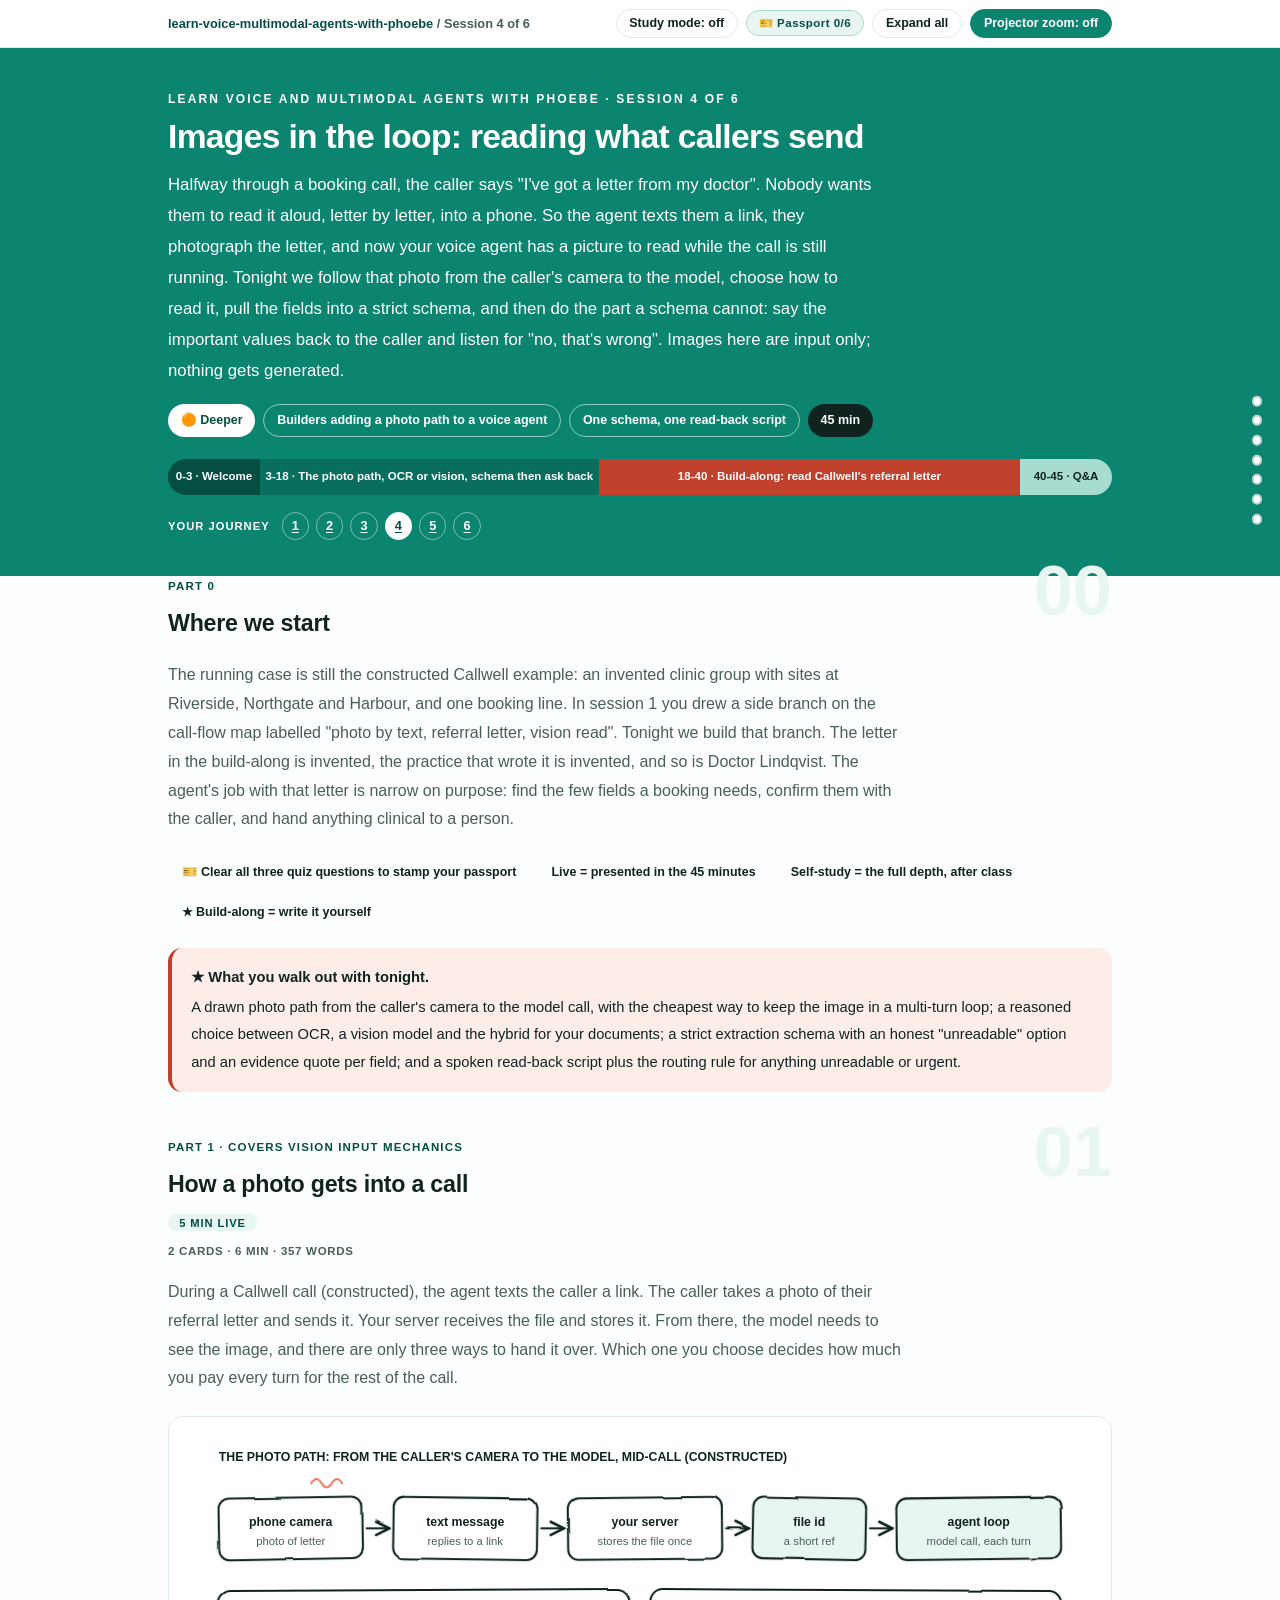
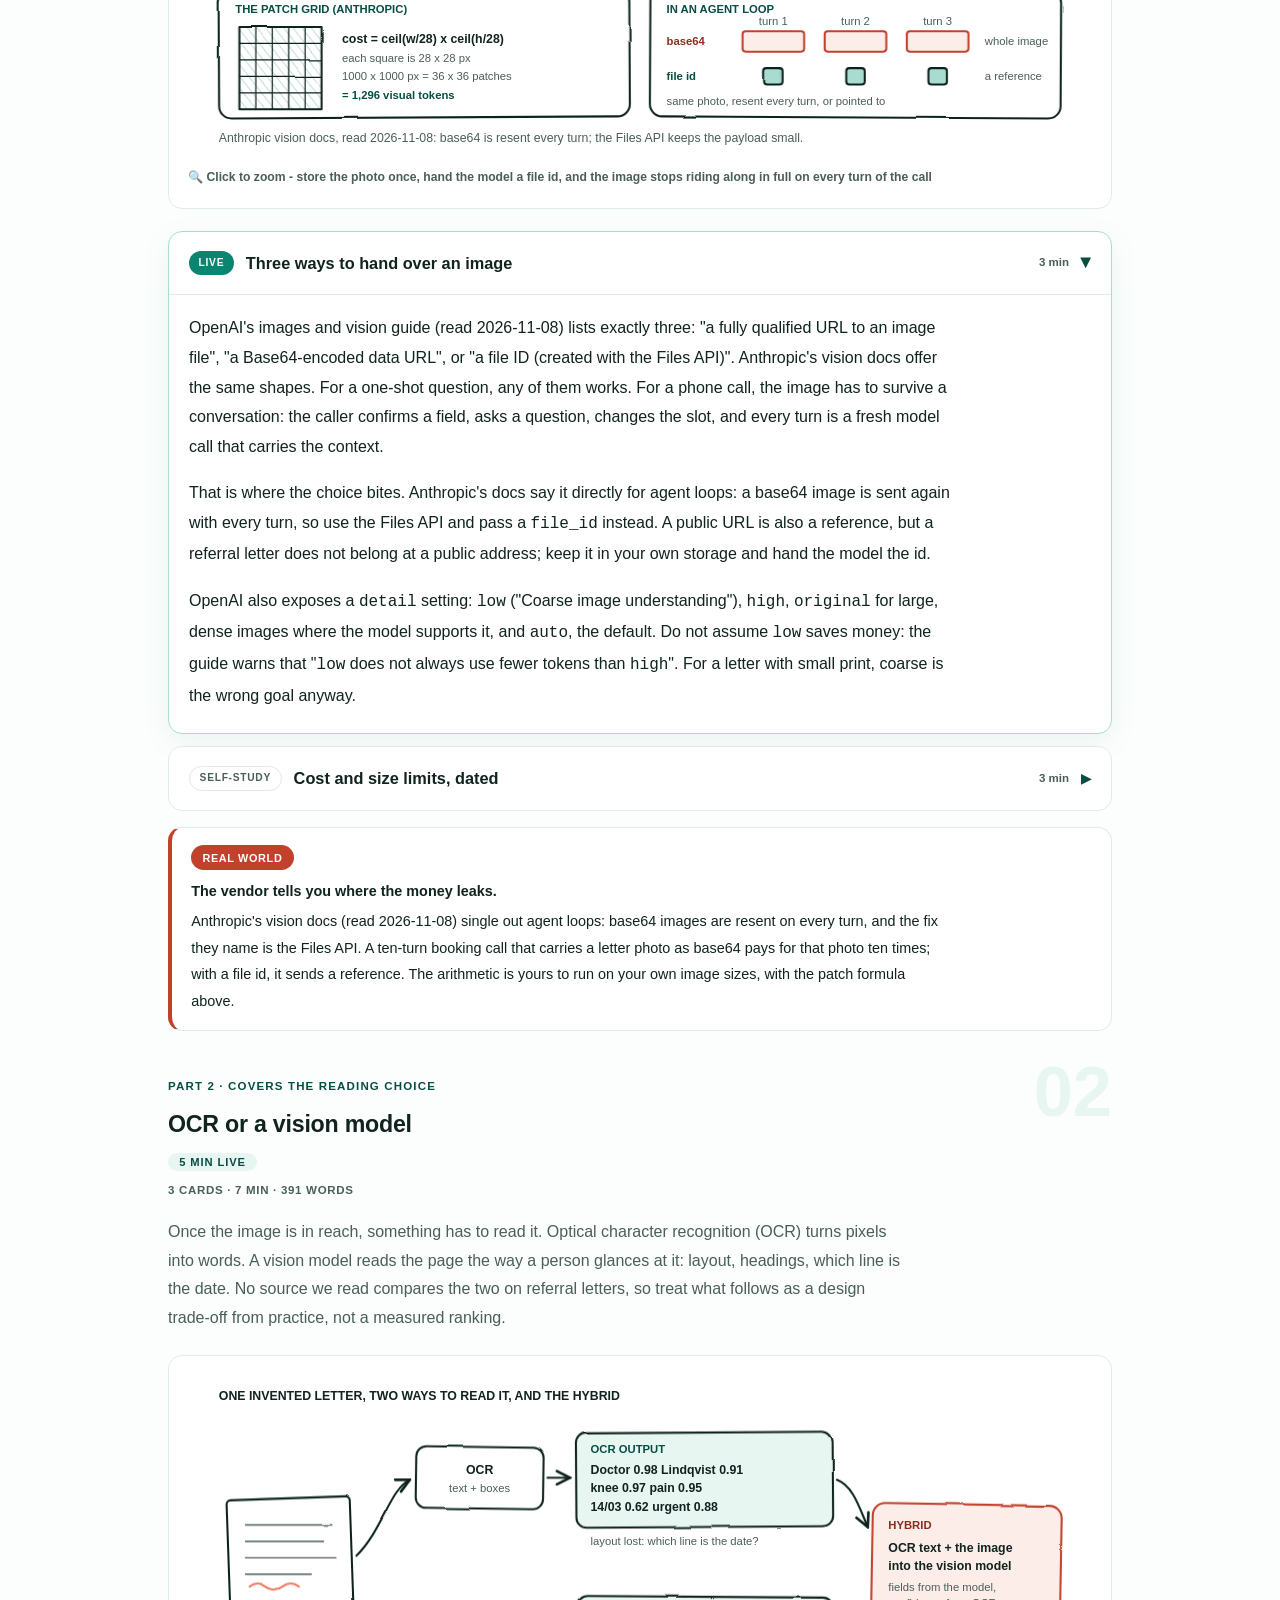
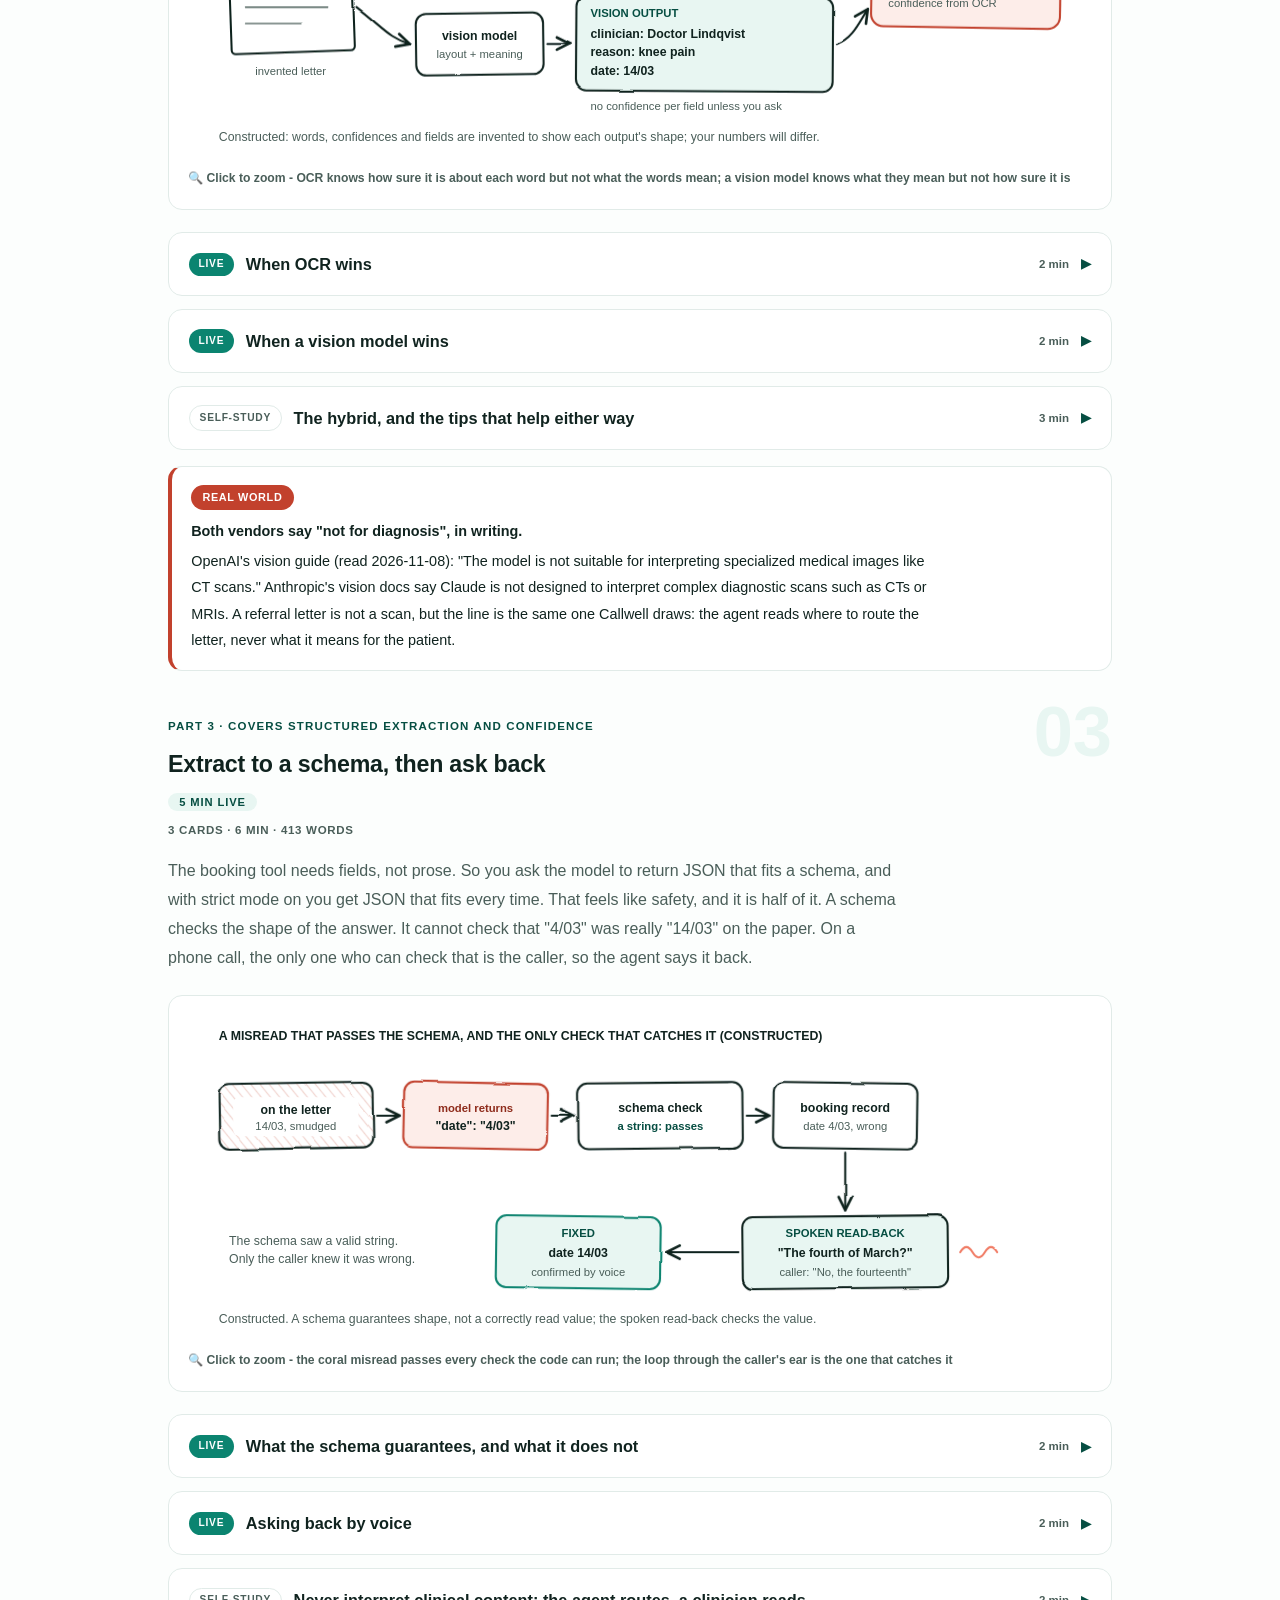
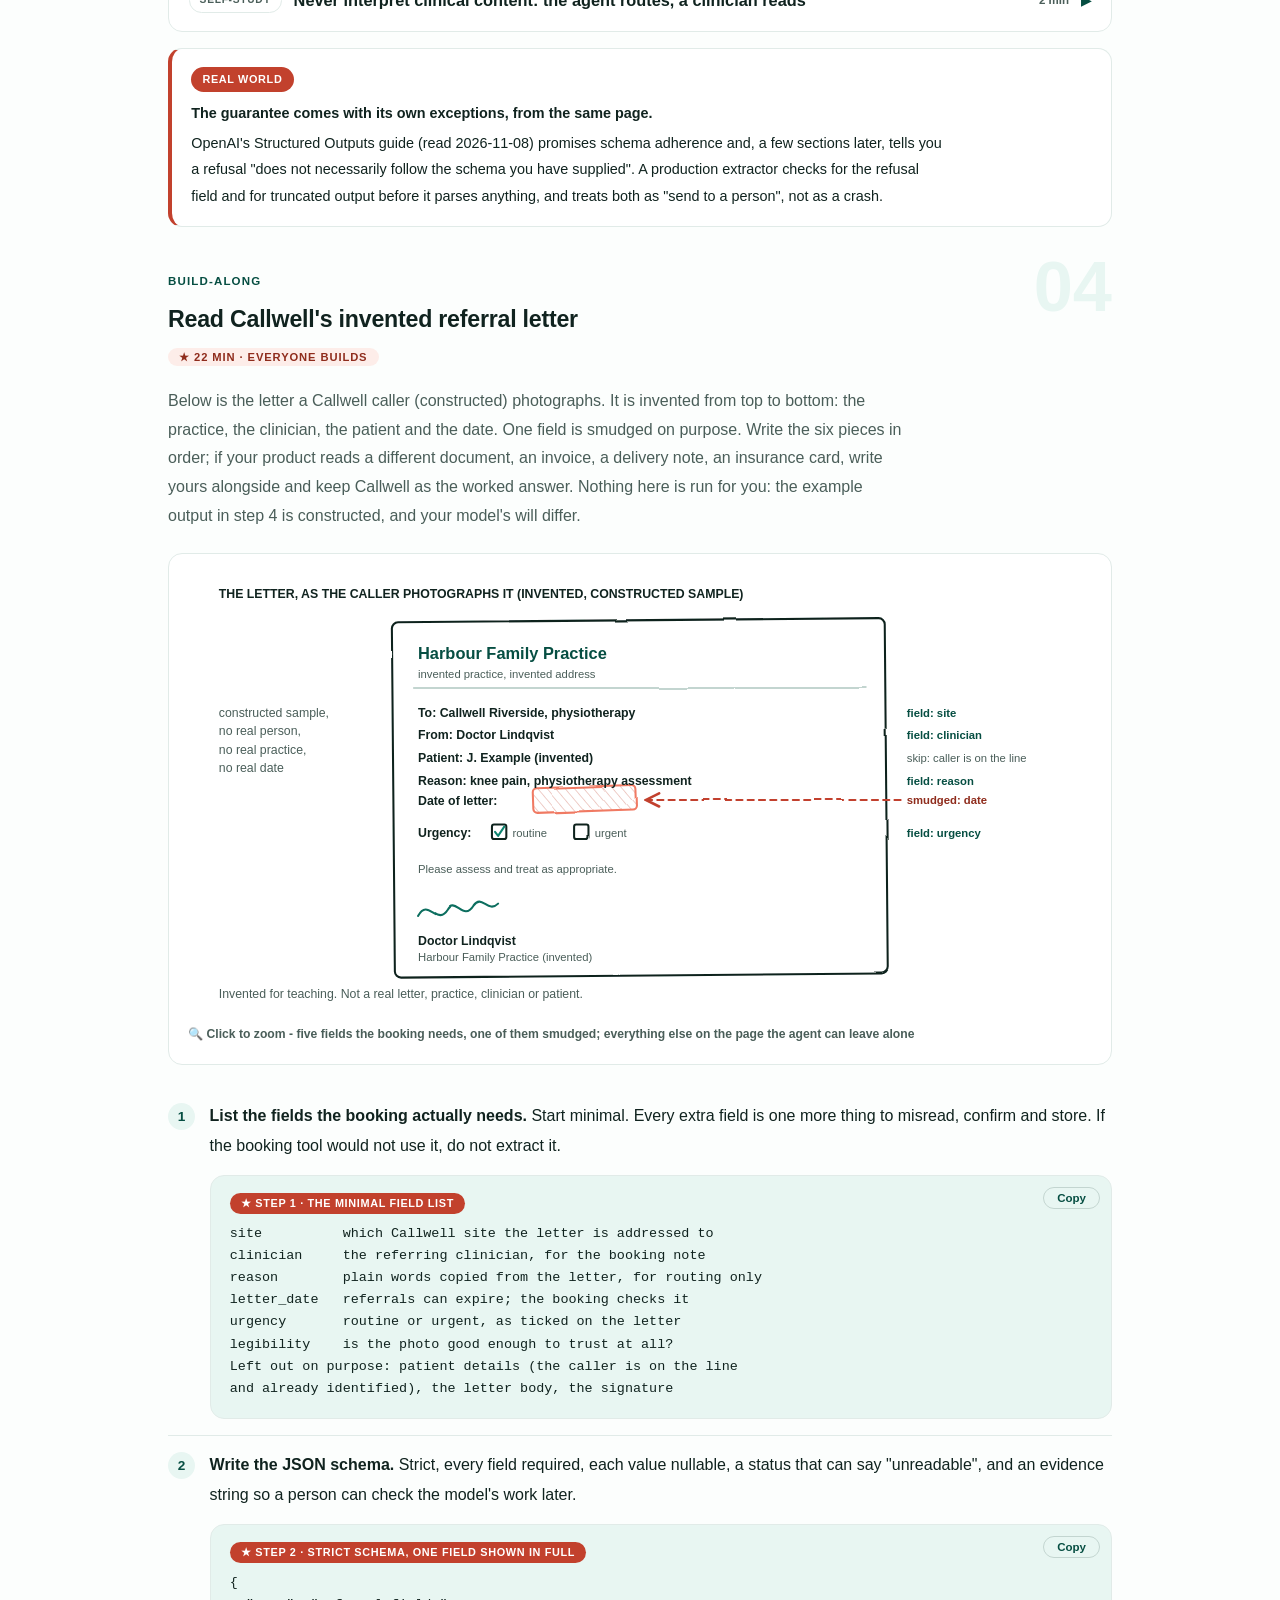
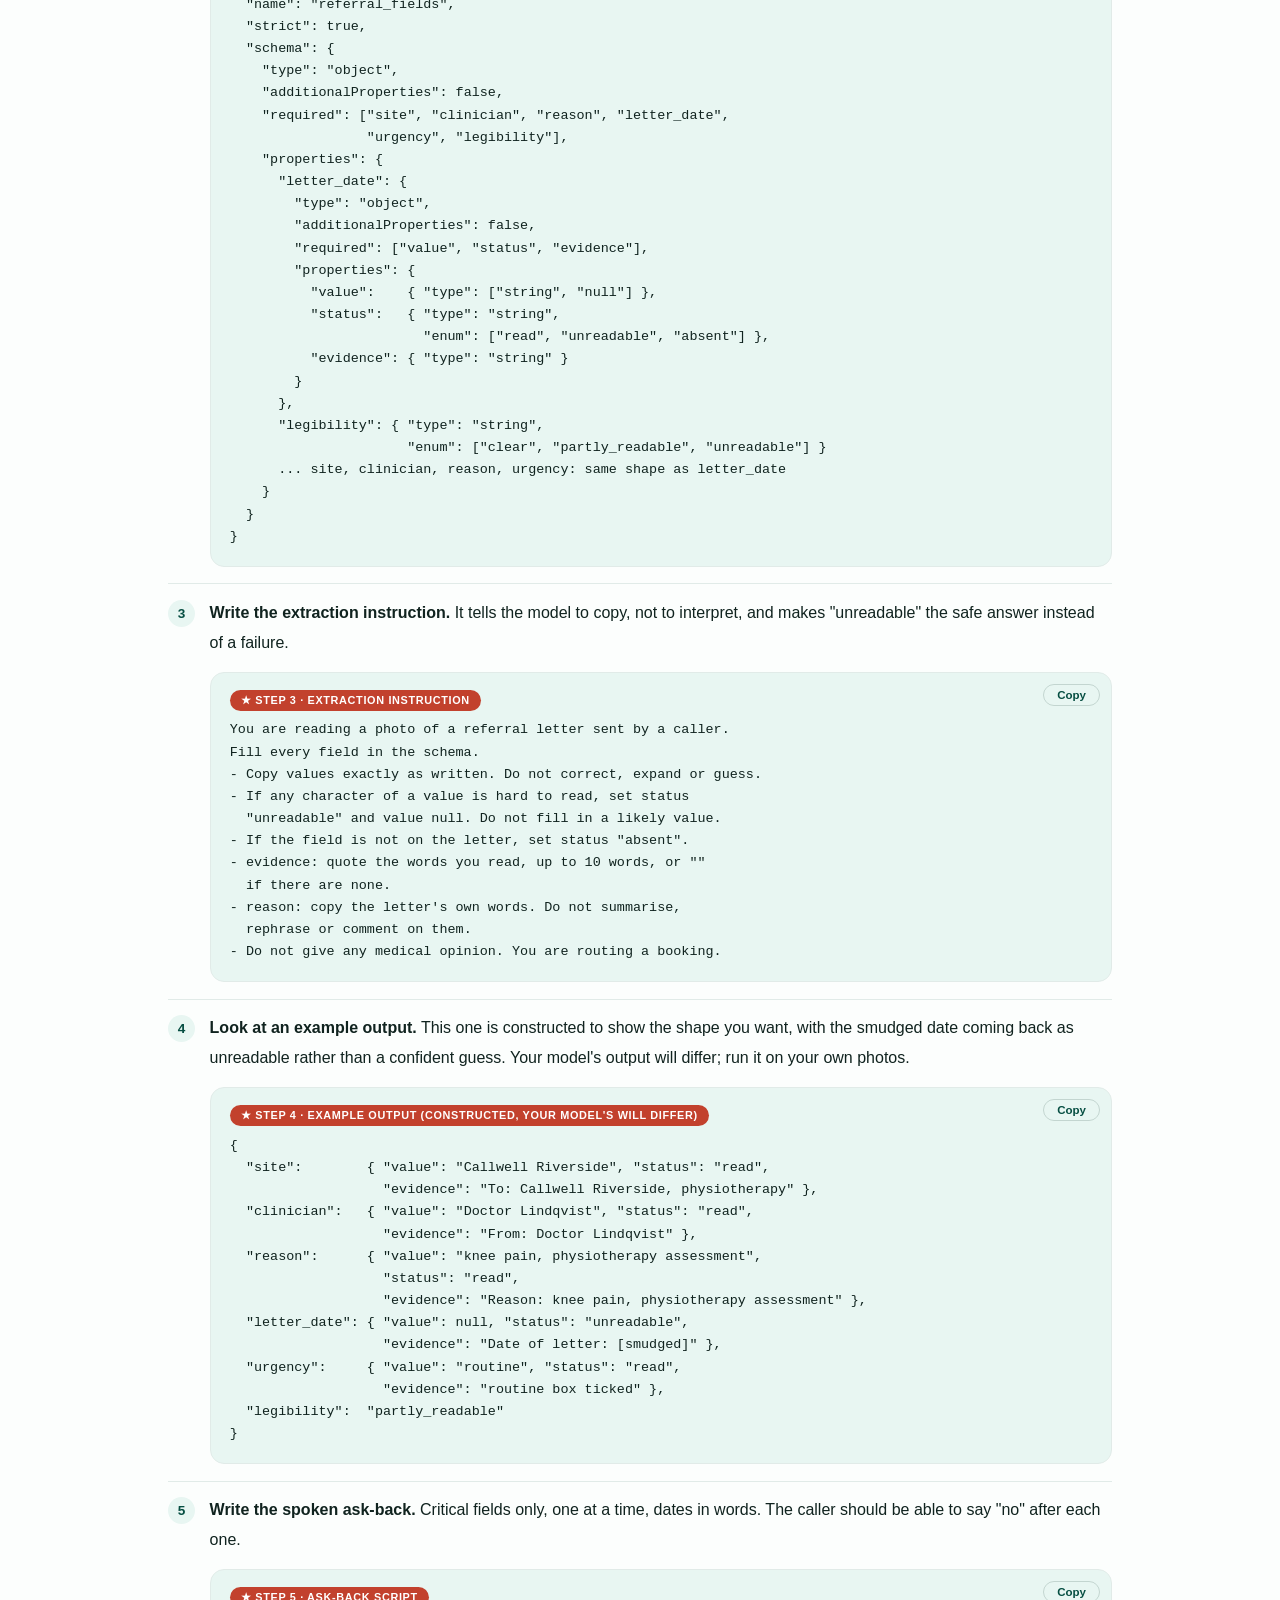
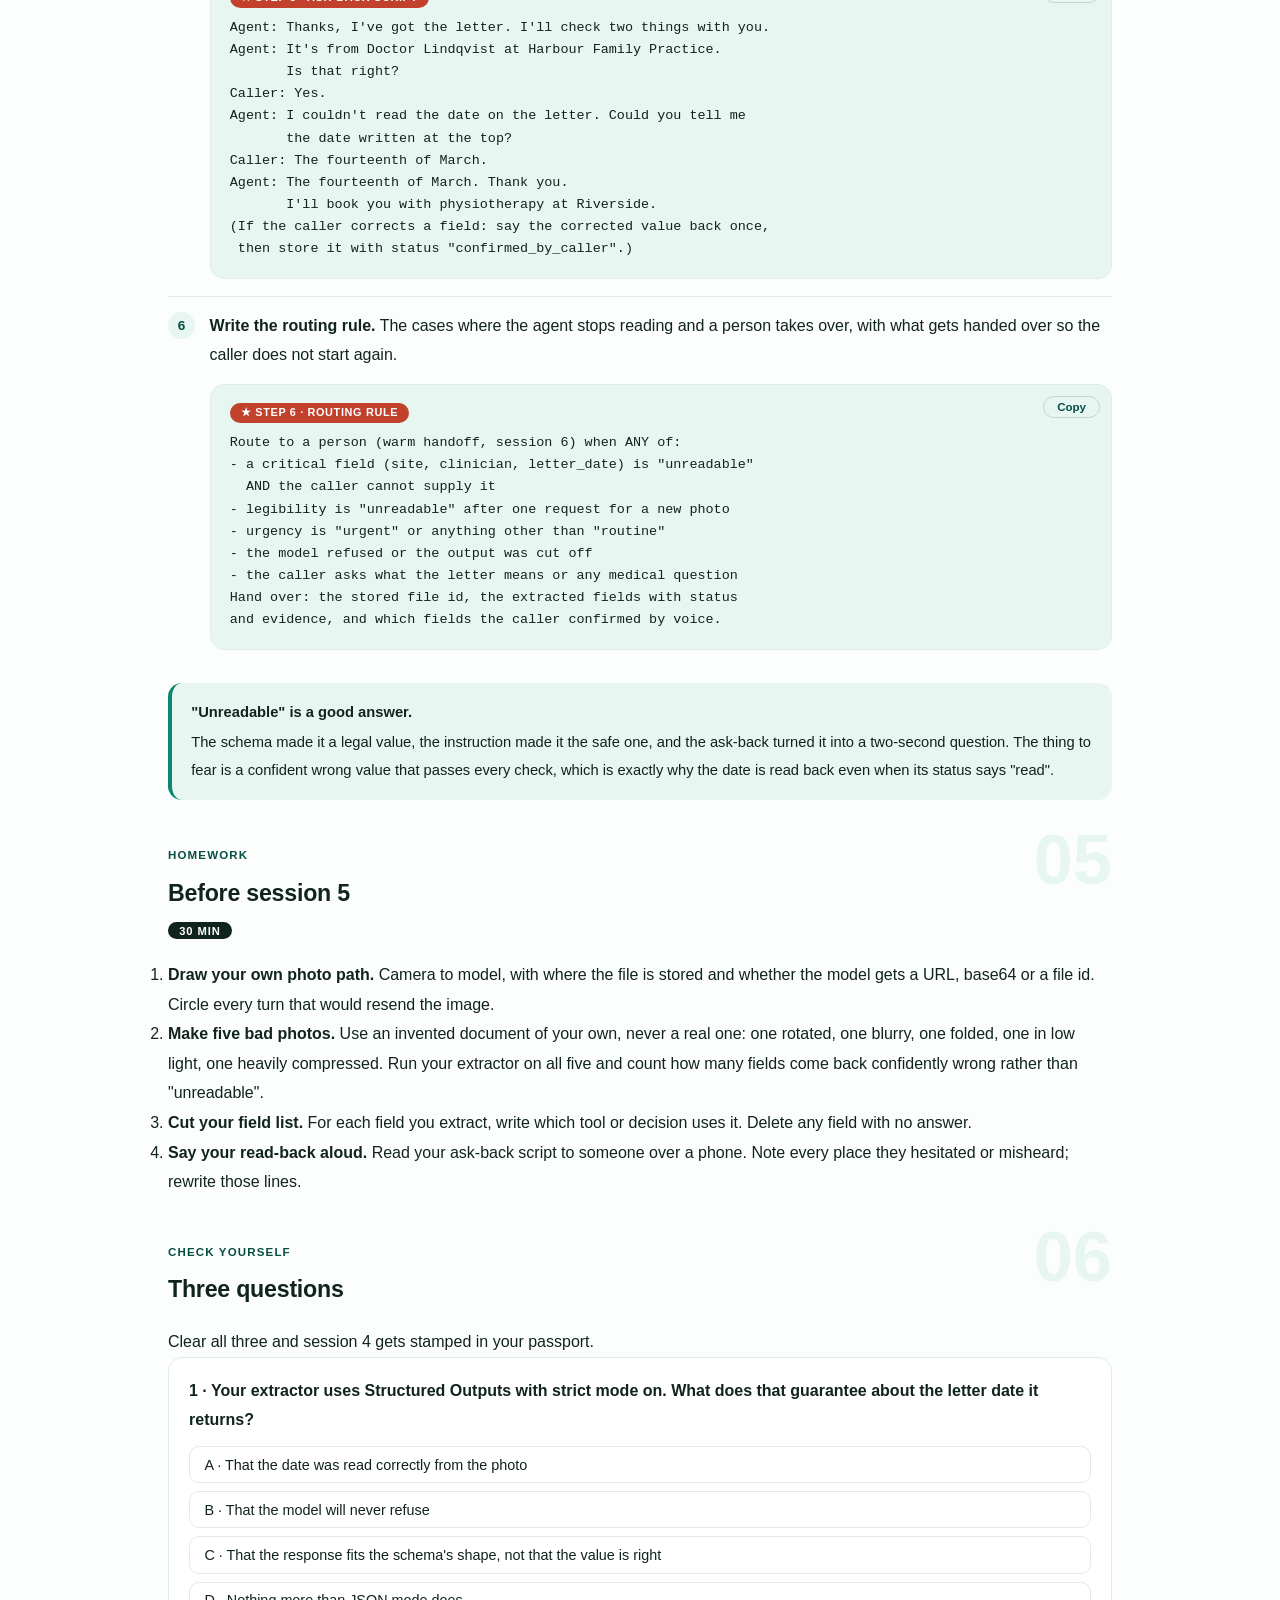
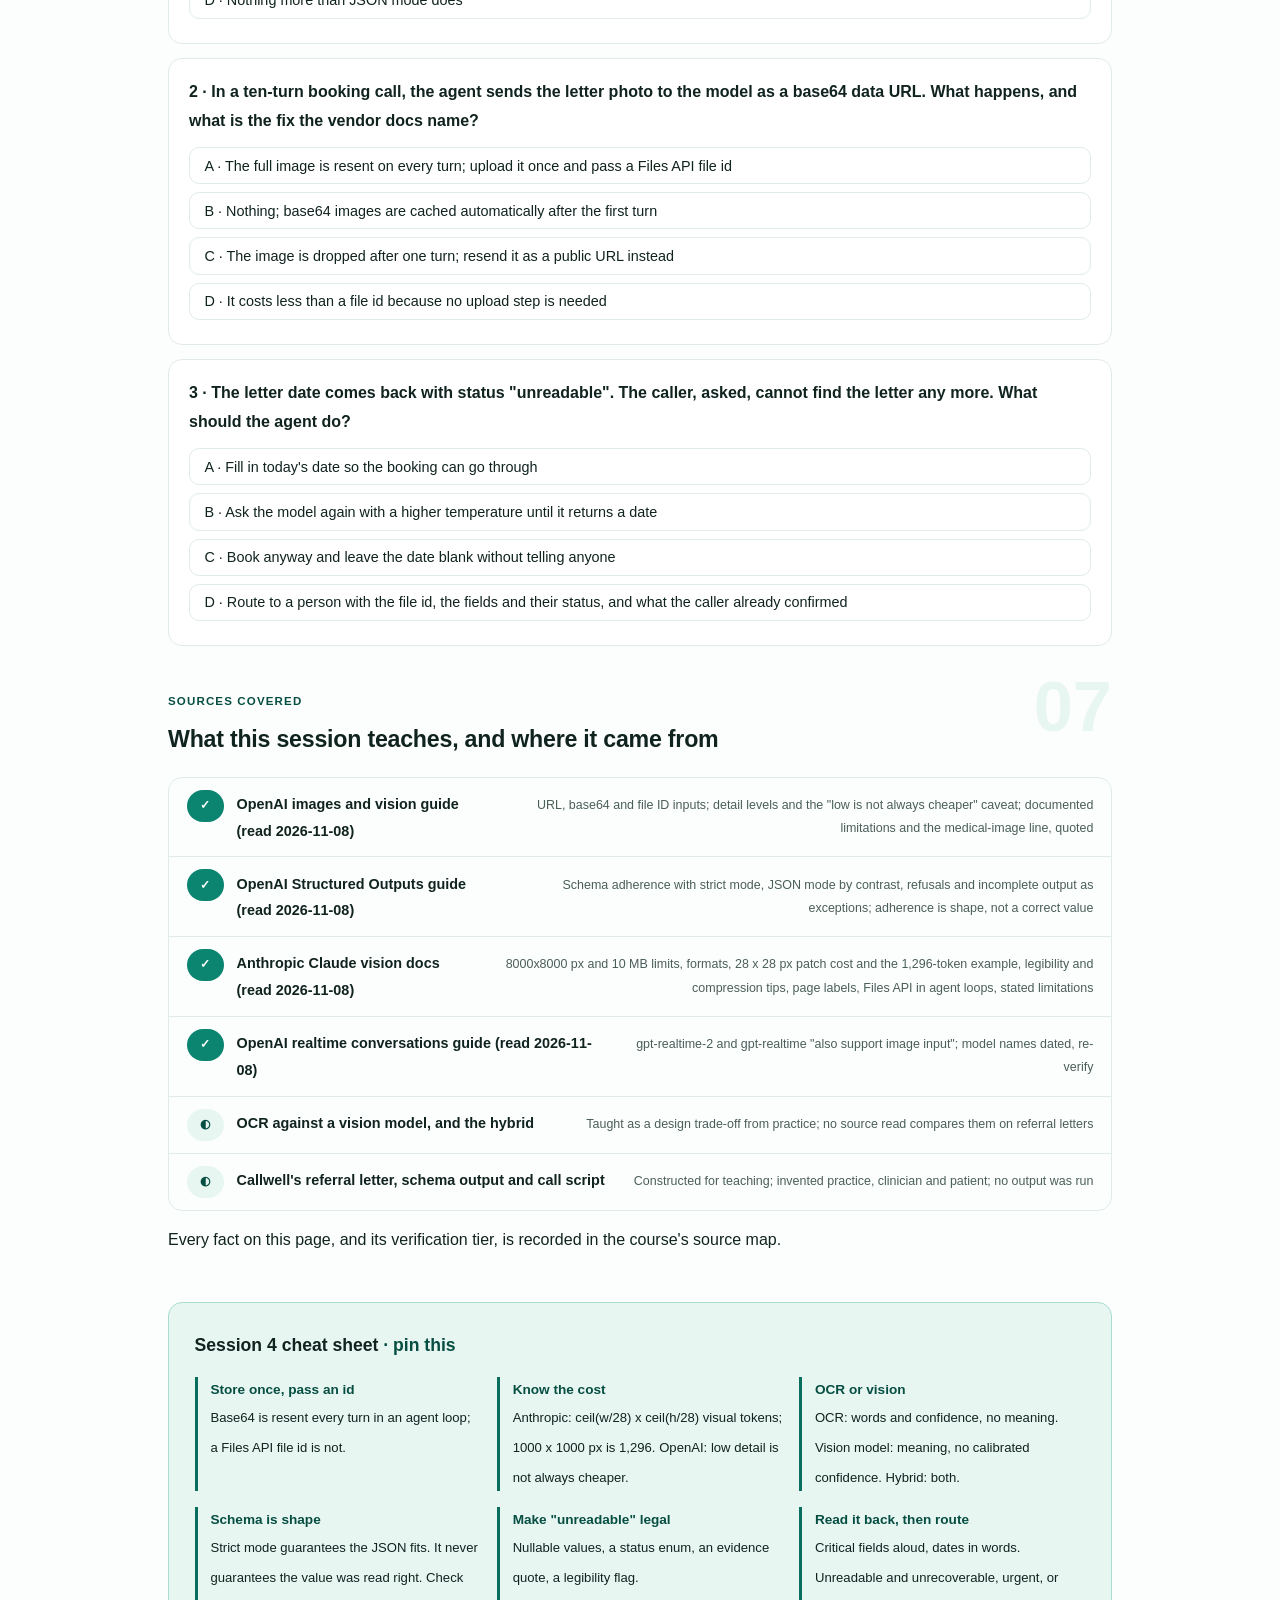
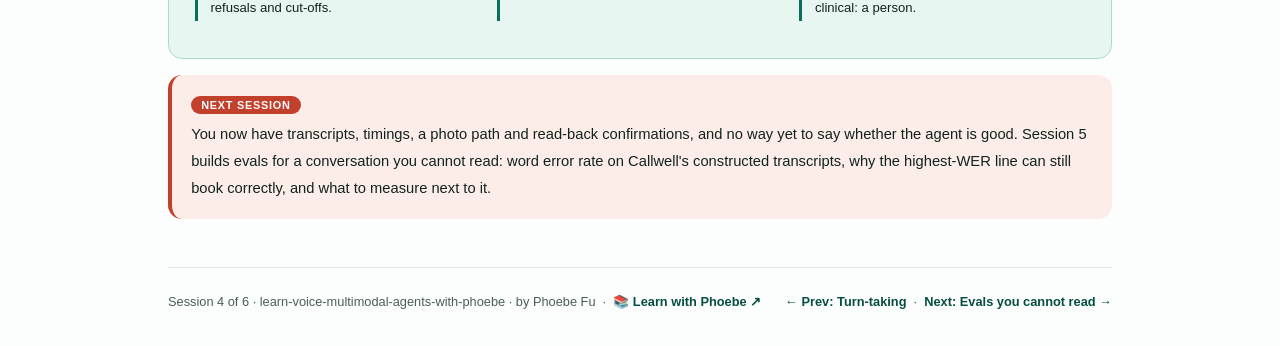
<file: courses/04-images-in-the-loop.html>
<!DOCTYPE html>
<html lang="en">
<head>
<meta charset="UTF-8">
<meta name="viewport" content="width=device-width, initial-scale=1.0">
<!-- social:start -->
<meta name="description" content="Session 4 of 6. A caller texts a photo of a referral letter in the middle of a call. How the image reaches the model (URL, base64 or file ID), what it costs, OCR against a vision model, extracting to a strict schema, and why a value that passes the schema still has to be read back by voice.">
<meta property="og:type" content="article">
<meta property="og:site_name" content="Learn with Phoebe">
<meta property="og:title" content="Images in the loop: reading what callers send - learn voice and multimodal agents with phoebe">
<meta property="og:description" content="Session 4 of 6. The photo path into a voice agent, OCR or a vision model, and a schema that guarantees shape but not a correctly read value.">
<meta property="og:url" content="https://phoebefu6.github.io/learn-voice-multimodal-agents-with-phoebe/courses/04-images-in-the-loop.html">
<meta property="og:image" content="https://phoebefu6.github.io/learn-voice-multimodal-agents-with-phoebe/assets/og-cover.png">
<meta property="og:image:width" content="1200">
<meta property="og:image:height" content="630">
<meta name="twitter:card" content="summary_large_image">
<meta name="twitter:title" content="Images in the loop: reading what callers send - learn voice and multimodal agents with phoebe">
<meta name="twitter:description" content="Session 4 of 6. The photo path, OCR or a vision model, and asking back by voice when a field passes the schema but was misread.">
<meta name="twitter:image" content="https://phoebefu6.github.io/learn-voice-multimodal-agents-with-phoebe/assets/og-cover.png">
<!-- social:end -->
<title>Session 4 · Images in the loop: reading what callers send - learn voice and multimodal agents with phoebe</title>
<link rel="stylesheet" href="../assets/style.css?v=2">
</head>
<body>

<div class="toolbar">
  <div class="wrap">
    <span class="crumb"><a href="../index.html">learn-voice-multimodal-agents-with-phoebe</a> / Session 4 of 6</span>
    <button class="btn" id="toggle-all" type="button">Expand all</button>
    <button class="btn primary" id="zoom-toggle" type="button">Projector zoom: off</button>
  </div>
</div>

<header class="masthead">
  <div class="wrap">
    <div class="eyebrow">Learn Voice and Multimodal Agents with Phoebe · Session 4 of 6</div>
    <h1>Images in the <span class="accent">loop</span>: reading what callers send</h1>
    <p class="sub">Halfway through a booking call, the caller says "I've got a letter from my doctor". Nobody wants them to read it aloud, letter by letter, into a phone. So the agent texts them a link, they photograph the letter, and now your voice agent has a picture to read while the call is still running. Tonight we follow that photo from the caller's camera to the model, choose how to read it, pull the fields into a strict schema, and then do the part a schema cannot: say the important values back to the caller and listen for "no, that's wrong". Images here are input only; nothing gets generated.</p>
    <div class="chip-row">
      <span class="chip level">🟠 Deeper</span>
      <span class="chip audience">Builders adding a photo path to a voice agent</span>
      <span class="chip audience">One schema, one read-back script</span>
      <span class="chip time">45 min</span>
    </div>
    <div class="agenda">
      <span class="a1" style="flex:1">0-3 · Welcome</span>
      <span class="a2" style="flex:4">3-18 · The photo path, OCR or vision, schema then ask back</span>
      <span class="a3" style="flex:5">18-40 · Build-along: read Callwell's referral letter</span>
      <span class="a4" style="flex:1">40-45 · Q&amp;A</span>
    </div>
  </div>
</header>

<main class="wrap">

  <section class="section" id="intro">
    <div class="section-kicker">
      <span class="klabel">Part 0</span>
      <h2>Where we start</h2>
    </div>
    <p class="lede">The running case is still the constructed Callwell example: an invented clinic group with sites at Riverside, Northgate and Harbour, and one booking line. In session 1 you drew a side branch on the call-flow map labelled "photo by text, referral letter, vision read". Tonight we build that branch. The letter in the build-along is invented, the practice that wrote it is invented, and so is Doctor Lindqvist. The agent's job with that letter is narrow on purpose: find the few fields a booking needs, confirm them with the caller, and hand anything clinical to a person.</p>

    <div class="legend">
      <span class="pill">🎫 Clear all three quiz questions to stamp your passport</span>
      <span class="pill">Live = presented in the 45 minutes</span>
      <span class="pill">Self-study = the full depth, after class</span>
      <span class="pill">★ Build-along = write it yourself</span>
    </div>

    <div class="callout win">
      <p><strong>★ What you walk out with tonight.</strong> A drawn photo path from the caller's camera to the model call, with the cheapest way to keep the image in a multi-turn loop; a reasoned choice between OCR, a vision model and the hybrid for your documents; a strict extraction schema with an honest "unreadable" option and an evidence quote per field; and a spoken read-back script plus the routing rule for anything unreadable or urgent.</p>
    </div>
  </section>

  <section class="section" id="part-1">
    <div class="section-kicker">
      <span class="klabel">Part 1 · covers vision input mechanics</span>
      <h2>How a photo gets into a call</h2>
      <span class="tag concept">5 min live</span>
    </div>
    <p class="lede">During a Callwell call (constructed), the agent texts the caller a link. The caller takes a photo of their referral letter and sends it. Your server receives the file and stores it. From there, the model needs to see the image, and there are only three ways to hand it over. Which one you choose decides how much you pay every turn for the rest of the call.</p>

    <figure class="zoomable">
      <svg viewBox="0 0 880 312" xmlns="http://www.w3.org/2000/svg" role="img" aria-label="The photo path. Top row, left to right: the caller's phone camera takes a photo of the letter, a text message carries it back, your server stores the file once, the server gets a short file id, and the agent loop calls the model with that id on each turn. Bottom left, the patch grid: cost equals ceil of width over 28 times ceil of height over 28, so a 1000 by 1000 pixel image is 36 by 36 patches, 1,296 visual tokens. Bottom right, in an agent loop over three turns: base64 resends the whole image every turn, drawn as three coral blocks, while a file id sends a short reference each turn.">
        <defs>
          <filter id="v4aSk" x="-3%" y="-3%" width="106%" height="106%"><feTurbulence type="fractalNoise" baseFrequency="0.02" numOctaves="2" seed="43" result="n"/><feDisplacementMap in="SourceGraphic" in2="n" scale="2.4" xChannelSelector="R" yChannelSelector="G"/></filter>
          <pattern id="v4aHc" patternUnits="userSpaceOnUse" width="7" height="7" patternTransform="rotate(-38)"><line x1="0" y1="0" x2="0" y2="7" stroke="#0B8470" stroke-width="1" opacity=".5"/></pattern>
          <marker id="v4aAr" viewBox="0 0 10 10" refX="9" refY="5" markerWidth="8" markerHeight="8" orient="auto"><path d="M1 1 L9 5 L1 9" fill="none" stroke="#10231F" stroke-width="1.6" stroke-linecap="round"/></marker>
        </defs>
        <style>
          .v4aH { font: 800 12px Inter, sans-serif; fill: #10231F; }
          .v4aL { font: 600 12px Inter, sans-serif; fill: #10231F; }
          .v4aS { font: 400 11px Inter, sans-serif; fill: #4A5E59; }
          .v4aB { font: 800 11px Inter, sans-serif; fill: #8F2C1C; }
          .v4aA { font: 700 11px Inter, sans-serif; fill: #064E42; }
          .v4aN { font: 400 12px Inter, sans-serif; fill: #4A5E59; }
        </style>

        <text class="v4aH" x="30" y="24">THE PHOTO PATH: FROM THE CALLER'S CAMERA TO THE MODEL, MID-CALL (CONSTRUCTED)</text>

        <g filter="url(#v4aSk)" fill="none" stroke="#10231F" stroke-width="2" stroke-linecap="round" stroke-linejoin="round">
          <path d="M120 46 q5 -8 10 0 q5 8 10 0 q5 -8 10 0" stroke="#F07A63"/>
          <rect x="30" y="60" width="140" height="60" rx="10" transform="rotate(-1 100 90)" fill="#FFFFFF"/>
          <path d="M174 90 L196 90" marker-end="url(#v4aAr)"/>
          <rect x="200" y="60" width="140" height="60" rx="10" transform="rotate(0.8 270 90)" fill="#FFFFFF"/>
          <path d="M344 90 L366 90" marker-end="url(#v4aAr)"/>
          <rect x="370" y="60" width="150" height="60" rx="10" transform="rotate(-0.6 445 90)" fill="#FFFFFF"/>
          <path d="M524 90 L546 90" marker-end="url(#v4aAr)"/>
          <rect x="550" y="60" width="110" height="60" rx="10" transform="rotate(1.2 605 90)" fill="#E8F6F2"/>
          <path d="M664 90 L686 90" marker-end="url(#v4aAr)"/>
          <rect x="690" y="60" width="160" height="60" rx="10" transform="rotate(-0.7 770 90)" fill="#E8F6F2"/>
          <rect x="30" y="150" width="400" height="124" rx="12" transform="rotate(-0.3 230 212)" fill="#FFFFFF"/>
          <rect x="450" y="150" width="400" height="124" rx="12" transform="rotate(0.3 650 212)" fill="#FFFFFF"/>
          <rect x="50" y="186" width="80" height="80" fill="url(#v4aHc)"/>
          <path d="M66 186 L66 266 M82 186 L82 266 M98 186 L98 266 M114 186 L114 266 M50 202 L130 202 M50 218 L130 218 M50 234 L130 234 M50 250 L130 250" stroke-width="1.2"/>
          <rect x="540" y="190" width="60" height="20" rx="3" fill="#FDEDE9" stroke="#C2412D"/>
          <rect x="620" y="190" width="60" height="20" rx="3" fill="#FDEDE9" stroke="#C2412D"/>
          <rect x="700" y="190" width="60" height="20" rx="3" fill="#FDEDE9" stroke="#C2412D"/>
          <rect x="561" y="226" width="18" height="16" rx="3" fill="#A8DCD1"/>
          <rect x="641" y="226" width="18" height="16" rx="3" fill="#A8DCD1"/>
          <rect x="721" y="226" width="18" height="16" rx="3" fill="#A8DCD1"/>
        </g>

        <text class="v4aL" x="100" y="88" text-anchor="middle">phone camera</text>
        <text class="v4aS" x="100" y="106" text-anchor="middle">photo of letter</text>
        <text class="v4aL" x="270" y="88" text-anchor="middle">text message</text>
        <text class="v4aS" x="270" y="106" text-anchor="middle">replies to a link</text>
        <text class="v4aL" x="445" y="88" text-anchor="middle">your server</text>
        <text class="v4aS" x="445" y="106" text-anchor="middle">stores the file once</text>
        <text class="v4aL" x="605" y="88" text-anchor="middle">file id</text>
        <text class="v4aS" x="605" y="106" text-anchor="middle">a short ref</text>
        <text class="v4aL" x="770" y="88" text-anchor="middle">agent loop</text>
        <text class="v4aS" x="770" y="106" text-anchor="middle">model call, each turn</text>

        <text class="v4aA" x="46" y="172">THE PATCH GRID (ANTHROPIC)</text>
        <text class="v4aL" x="150" y="202">cost = ceil(w/28) x ceil(h/28)</text>
        <text class="v4aS" x="150" y="220">each square is 28 x 28 px</text>
        <text class="v4aS" x="150" y="238">1000 x 1000 px = 36 x 36 patches</text>
        <text class="v4aA" x="150" y="256">= 1,296 visual tokens</text>

        <text class="v4aA" x="466" y="172">IN AN AGENT LOOP</text>
        <text class="v4aS" x="570" y="184" text-anchor="middle">turn 1</text>
        <text class="v4aS" x="650" y="184" text-anchor="middle">turn 2</text>
        <text class="v4aS" x="730" y="184" text-anchor="middle">turn 3</text>
        <text class="v4aB" x="466" y="204">base64</text>
        <text class="v4aA" x="466" y="238">file id</text>
        <text class="v4aS" x="776" y="204">whole image</text>
        <text class="v4aS" x="776" y="238">a reference</text>
        <text class="v4aS" x="466" y="262">same photo, resent every turn, or pointed to</text>

        <text class="v4aN" x="30" y="298">Anthropic vision docs, read 2026-11-08: base64 is resent every turn; the Files API keeps the payload small.</text>
      </svg>
      <figcaption>🔍 Click to zoom - store the photo once, hand the model a file id, and the image stops riding along in full on every turn of the call</figcaption>
    </figure>

    <details class="card" open>
      <summary><span class="mode live">Live</span>Three ways to hand over an image<span class="mini">3 min</span><span class="caret">▶</span></summary>
      <div class="body">
        <p>OpenAI's images and vision guide (read 2026-11-08) lists exactly three: "a fully qualified URL to an image file", "a Base64-encoded data URL", or "a file ID (created with the Files API)". Anthropic's vision docs offer the same shapes. For a one-shot question, any of them works. For a phone call, the image has to survive a conversation: the caller confirms a field, asks a question, changes the slot, and every turn is a fresh model call that carries the context.</p>
        <p>That is where the choice bites. Anthropic's docs say it directly for agent loops: a base64 image is sent again with every turn, so use the Files API and pass a <code>file_id</code> instead. A public URL is also a reference, but a referral letter does not belong at a public address; keep it in your own storage and hand the model the id.</p>
        <p>OpenAI also exposes a <code>detail</code> setting: <code>low</code> ("Coarse image understanding"), <code>high</code>, <code>original</code> for large, dense images where the model supports it, and <code>auto</code>, the default. Do not assume <code>low</code> saves money: the guide warns that "<code>low</code> does not always use fewer tokens than <code>high</code>". For a letter with small print, coarse is the wrong goal anyway.</p>
      </div>
    </details>

    <details class="card">
      <summary><span class="mode self">Self-study</span>Cost and size limits, dated<span class="mini">3 min</span><span class="caret">▶</span></summary>
      <div class="body">
        <p>Anthropic's vision docs, read 2026-11-08 (vendor documentation, re-verify before you rely on it):</p>
        <ul>
          <li><strong>Dimensions:</strong> "The maximum dimensions for each image are 8000x8000 px." Send more than 20 images and a stricter per-image limit applies; the safe rule on the page is to keep each side under 3,000 px or send 20 or fewer.</li>
          <li><strong>File size:</strong> 10 MB per image on the Claude API. Formats: JPEG, PNG, GIF, WebP.</li>
          <li><strong>Cost:</strong> counted in 28 x 28 px patches, "referred to as a visual token": ceil(width / 28) x ceil(height / 28). The page's own example, 1000 x 1000 px, comes to 1,296 tokens.</li>
        </ul>
        <p>One more capability to watch: OpenAI's realtime conversations guide (read 2026-11-08) says <code>gpt-realtime-2</code> and <code>gpt-realtime</code> "also support image input". That means a speech-to-speech session could, in principle, see the letter inside the same conversation. Model names change monthly; re-verify before you rely on it, and note that the guide names those two models, not every realtime model.</p>
      </div>
    </details>

    <div class="callout example">
      <span class="ex-pill">Real world</span>
      <p><strong>The vendor tells you where the money leaks.</strong> Anthropic's vision docs (read 2026-11-08) single out agent loops: base64 images are resent on every turn, and the fix they name is the Files API. A ten-turn booking call that carries a letter photo as base64 pays for that photo ten times; with a file id, it sends a reference. The arithmetic is yours to run on your own image sizes, with the patch formula above.</p>
    </div>
  </section>

  <section class="section" id="part-2">
    <div class="section-kicker">
      <span class="klabel">Part 2 · covers the reading choice</span>
      <h2>OCR or a vision model</h2>
      <span class="tag concept">5 min live</span>
    </div>
    <p class="lede">Once the image is in reach, something has to read it. Optical character recognition (OCR) turns pixels into words. A vision model reads the page the way a person glances at it: layout, headings, which line is the date. No source we read compares the two on referral letters, so treat what follows as a design trade-off from practice, not a measured ranking.</p>

    <figure class="zoomable">
      <svg viewBox="0 0 880 372" xmlns="http://www.w3.org/2000/svg" role="img" aria-label="The same invented letter goes down two paths. Top, OCR: the output is words with a confidence number each, such as Doctor 0.98, Lindqvist 0.91, 14/03 0.62, but the layout is lost, so it does not say which line is the date. Bottom, a vision model: the output is named fields, clinician Doctor Lindqvist, reason knee pain, date 14/03, but with no confidence per field unless you ask. On the right, in coral, the hybrid: feed the OCR text and the image to the vision model, take fields from the model and confidence from OCR. All numbers are constructed.">
        <defs>
          <filter id="v4bSk" x="-3%" y="-3%" width="106%" height="106%"><feTurbulence type="fractalNoise" baseFrequency="0.02" numOctaves="2" seed="47" result="n"/><feDisplacementMap in="SourceGraphic" in2="n" scale="2.4" xChannelSelector="R" yChannelSelector="G"/></filter>
          <pattern id="v4bHc" patternUnits="userSpaceOnUse" width="7" height="7" patternTransform="rotate(-38)"><line x1="0" y1="0" x2="0" y2="7" stroke="#0B8470" stroke-width="1" opacity=".5"/></pattern>
          <marker id="v4bAr" viewBox="0 0 10 10" refX="9" refY="5" markerWidth="8" markerHeight="8" orient="auto"><path d="M1 1 L9 5 L1 9" fill="none" stroke="#10231F" stroke-width="1.6" stroke-linecap="round"/></marker>
          <marker id="v4bAc" viewBox="0 0 10 10" refX="9" refY="5" markerWidth="8" markerHeight="8" orient="auto"><path d="M1 1 L9 5 L1 9" fill="none" stroke="#C2412D" stroke-width="1.6" stroke-linecap="round"/></marker>
        </defs>
        <style>
          .v4bH { font: 800 12px Inter, sans-serif; fill: #10231F; }
          .v4bL { font: 600 12px Inter, sans-serif; fill: #10231F; }
          .v4bS { font: 400 11px Inter, sans-serif; fill: #4A5E59; }
          .v4bB { font: 800 11px Inter, sans-serif; fill: #8F2C1C; }
          .v4bA { font: 700 11px Inter, sans-serif; fill: #064E42; }
          .v4bN { font: 400 12px Inter, sans-serif; fill: #4A5E59; }
        </style>

        <text class="v4bH" x="30" y="24">ONE INVENTED LETTER, TWO WAYS TO READ IT, AND THE HYBRID</text>

        <g filter="url(#v4bSk)" fill="none" stroke="#10231F" stroke-width="2" stroke-linecap="round" stroke-linejoin="round">
          <rect x="40" y="120" width="120" height="150" rx="4" transform="rotate(-2 100 195)" fill="#FFFFFF"/>
          <path d="M56 146 L140 146 M56 162 L132 162 M56 178 L144 178 M56 194 L120 194 M56 226 L136 226 M56 242 L110 242" stroke-width="1.4" stroke="#4A5E59"/>
          <path d="M60 206 q8 -6 16 0 q8 6 16 0 q8 -6 16 0" stroke="#F07A63"/>
          <path d="M164 176 C190 150 196 112 216 102" marker-end="url(#v4bAr)"/>
          <path d="M164 226 C190 246 196 256 216 262" marker-end="url(#v4bAr)"/>
          <rect x="222" y="70" width="124" height="60" rx="10" transform="rotate(0.8 284 100)" fill="#FFFFFF"/>
          <path d="M350 100 L372 100" marker-end="url(#v4bAr)"/>
          <rect x="378" y="56" width="250" height="92" rx="10" transform="rotate(-0.4 503 102)" fill="#E8F6F2"/>
          <rect x="222" y="232" width="124" height="60" rx="10" transform="rotate(-0.8 284 262)" fill="#FFFFFF"/>
          <path d="M350 262 L372 262" marker-end="url(#v4bAr)"/>
          <rect x="378" y="216" width="250" height="92" rx="10" transform="rotate(0.4 503 262)" fill="#E8F6F2"/>
          <path d="M632 102 C648 108 654 130 662 148" marker-end="url(#v4bAr)"/>
          <path d="M632 262 C648 256 654 240 662 228" marker-end="url(#v4bAr)"/>
          <rect x="666" y="126" width="184" height="120" rx="12" transform="rotate(1 758 186)" fill="#FDEDE9" stroke="#C2412D"/>
        </g>

        <text class="v4bS" x="100" y="292" text-anchor="middle">invented letter</text>

        <text class="v4bL" x="284" y="96" text-anchor="middle">OCR</text>
        <text class="v4bS" x="284" y="114" text-anchor="middle">text + boxes</text>
        <text class="v4bA" x="392" y="76">OCR OUTPUT</text>
        <text class="v4bL" x="392" y="96">Doctor 0.98  Lindqvist 0.91</text>
        <text class="v4bL" x="392" y="114">knee 0.97  pain 0.95</text>
        <text class="v4bL" x="392" y="132">14/03 0.62  urgent 0.88</text>
        <text class="v4bS" x="392" y="166">layout lost: which line is the date?</text>

        <text class="v4bL" x="284" y="258" text-anchor="middle">vision model</text>
        <text class="v4bS" x="284" y="276" text-anchor="middle">layout + meaning</text>
        <text class="v4bA" x="392" y="236">VISION OUTPUT</text>
        <text class="v4bL" x="392" y="256">clinician: Doctor Lindqvist</text>
        <text class="v4bL" x="392" y="274">reason: knee pain</text>
        <text class="v4bL" x="392" y="292">date: 14/03</text>
        <text class="v4bS" x="392" y="326">no confidence per field unless you ask</text>

        <text class="v4bB" x="682" y="150">HYBRID</text>
        <text class="v4bL" x="682" y="172">OCR text + the image</text>
        <text class="v4bL" x="682" y="190">into the vision model</text>
        <text class="v4bS" x="682" y="210">fields from the model,</text>
        <text class="v4bS" x="682" y="226">confidence from OCR</text>

        <text class="v4bN" x="30" y="356">Constructed: words, confidences and fields are invented to show each output's shape; your numbers will differ.</text>
      </svg>
      <figcaption>🔍 Click to zoom - OCR knows how sure it is about each word but not what the words mean; a vision model knows what they mean but not how sure it is</figcaption>
    </figure>

    <details class="card">
      <summary><span class="mode live">Live</span>When OCR wins<span class="mini">2 min</span><span class="caret">▶</span></summary>
      <div class="body">
        <p>OCR gives you text, a bounding box for each word and a confidence number per word. It gives you no meaning: it does not know that "14/03" is the letter's date rather than an appointment. It wins when the document has a fixed layout you can map by position (a form you designed, always the same boxes), when you need a per-word confidence you can threshold, or when you want a cheap first pass that tells you the photo is too blurry before you spend a model call on it.</p>
      </div>
    </details>

    <details class="card">
      <summary><span class="mode live">Live</span>When a vision model wins<span class="mini">2 min</span><span class="caret">▶</span></summary>
      <div class="body">
        <p>A vision model reads layout and meaning: it can find "the referring clinician" on a letter it has never seen, from any practice, in any template. That is most of Callwell's problem, because every practice writes letters differently. The cost is that it gives no calibrated per-field confidence unless you ask for one, and a confidence the model writes about itself is a guess, not a measurement.</p>
        <p>Both vendors publish where it struggles (read 2026-11-08). OpenAI lists small text, rotated text, non-Latin text, approximate counting and weak precise localisation, and says the model has no access to file names or metadata. Anthropic says Claude "might hallucinate or make mistakes when interpreting low-quality, rotated, or very small images under 200 pixels", that coordinates are approximate, and that "heavy JPEG compression can make text difficult to read". A phone photo of a folded letter on a kitchen table can hit several of those at once.</p>
      </div>
    </details>

    <details class="card">
      <summary><span class="mode self">Self-study</span>The hybrid, and the tips that help either way<span class="mini">3 min</span><span class="caret">▶</span></summary>
      <div class="body">
        <p>The hybrid runs OCR first and passes both the OCR text and the image to the vision model. The model does the reading for meaning; the OCR confidences tell you which fields rest on shaky pixels, so your code (not the model) decides what to ask back. It costs two calls and some plumbing. Whether it beats either alone on your letters is something only your own sample can tell you.</p>
        <p>Whichever you choose, the vendor tips apply. Anthropic: "If the image contains important text, make sure it's legible and not too small", and label pages "Image 1:", "Image 2:" when a caller sends a two-page letter. OpenAI: enlarge small text, or use <code>detail: original</code> where the model supports it. On the call itself, that becomes a sentence the agent can say: "If you can, lay the letter flat near a window and take the photo straight on."</p>
      </div>
    </details>

    <div class="callout example">
      <span class="ex-pill">Real world</span>
      <p><strong>Both vendors say "not for diagnosis", in writing.</strong> OpenAI's vision guide (read 2026-11-08): "The model is not suitable for interpreting specialized medical images like CT scans." Anthropic's vision docs say Claude is not designed to interpret complex diagnostic scans such as CTs or MRIs. A referral letter is not a scan, but the line is the same one Callwell draws: the agent reads where to route the letter, never what it means for the patient.</p>
    </div>
  </section>

  <section class="section" id="part-3">
    <div class="section-kicker">
      <span class="klabel">Part 3 · covers structured extraction and confidence</span>
      <h2>Extract to a schema, then ask back</h2>
      <span class="tag concept">5 min live</span>
    </div>
    <p class="lede">The booking tool needs fields, not prose. So you ask the model to return JSON that fits a schema, and with strict mode on you get JSON that fits every time. That feels like safety, and it is half of it. A schema checks the shape of the answer. It cannot check that "4/03" was really "14/03" on the paper. On a phone call, the only one who can check that is the caller, so the agent says it back.</p>

    <figure class="zoomable">
      <svg viewBox="0 0 880 316" xmlns="http://www.w3.org/2000/svg" role="img" aria-label="A misread that passes. Top row: the letter says 14/03 but is smudged; the model returns date 4/03, drawn in coral; the schema check sees a string and passes it; the booking record now holds 4/03, which is wrong. An arrow goes down to the spoken read-back: the agent asks, the fourth of March?, and the caller says no, the fourteenth. An arrow goes left to the fixed record: date 14/03, confirmed by voice. Note: the schema saw a valid string; only the caller knew it was wrong.">
        <defs>
          <filter id="v4cSk" x="-3%" y="-3%" width="106%" height="106%"><feTurbulence type="fractalNoise" baseFrequency="0.02" numOctaves="2" seed="53" result="n"/><feDisplacementMap in="SourceGraphic" in2="n" scale="2.4" xChannelSelector="R" yChannelSelector="G"/></filter>
          <pattern id="v4cHc" patternUnits="userSpaceOnUse" width="7" height="7" patternTransform="rotate(-38)"><line x1="0" y1="0" x2="0" y2="7" stroke="#C2412D" stroke-width="1" opacity=".5"/></pattern>
          <marker id="v4cAr" viewBox="0 0 10 10" refX="9" refY="5" markerWidth="8" markerHeight="8" orient="auto"><path d="M1 1 L9 5 L1 9" fill="none" stroke="#10231F" stroke-width="1.6" stroke-linecap="round"/></marker>
        </defs>
        <style>
          .v4cH { font: 800 12px Inter, sans-serif; fill: #10231F; }
          .v4cL { font: 600 12px Inter, sans-serif; fill: #10231F; }
          .v4cS { font: 400 11px Inter, sans-serif; fill: #4A5E59; }
          .v4cB { font: 800 11px Inter, sans-serif; fill: #8F2C1C; }
          .v4cA { font: 700 11px Inter, sans-serif; fill: #064E42; }
          .v4cN { font: 400 12px Inter, sans-serif; fill: #4A5E59; }
        </style>

        <text class="v4cH" x="30" y="24">A MISREAD THAT PASSES THE SCHEMA, AND THE ONLY CHECK THAT CATCHES IT (CONSTRUCTED)</text>

        <g filter="url(#v4cSk)" fill="none" stroke="#10231F" stroke-width="2" stroke-linecap="round" stroke-linejoin="round">
          <rect x="30" y="66" width="150" height="64" rx="10" transform="rotate(-1 105 98)" fill="url(#v4cHc)"/>
          <path d="M184 98 L206 98" marker-end="url(#v4cAr)"/>
          <rect x="210" y="66" width="140" height="64" rx="10" transform="rotate(1.2 280 98)" fill="#FDEDE9" stroke="#C2412D"/>
          <path d="M354 98 L376 98" marker-end="url(#v4cAr)"/>
          <rect x="380" y="66" width="160" height="64" rx="10" transform="rotate(-0.6 460 98)" fill="#FFFFFF"/>
          <path d="M544 98 L566 98" marker-end="url(#v4cAr)"/>
          <rect x="570" y="66" width="140" height="64" rx="10" transform="rotate(0.8 640 98)" fill="#FFFFFF"/>
          <path d="M640 134 L640 190" marker-end="url(#v4cAr)"/>
          <rect x="540" y="196" width="200" height="70" rx="10" transform="rotate(-0.6 640 231)" fill="#E8F6F2"/>
          <path d="M536 231 L466 231" marker-end="url(#v4cAr)"/>
          <rect x="300" y="196" width="160" height="70" rx="10" transform="rotate(0.8 380 231)" fill="#E8F6F2" stroke="#0B8470"/>
          <path d="M752 231 q6 -10 12 0 q6 10 12 0 q6 -10 12 0" stroke="#F07A63"/>
        </g>

        <rect x="44" y="80" width="122" height="38" rx="6" fill="#FFFFFF"/>
        <text class="v4cL" x="105" y="96" text-anchor="middle">on the letter</text>
        <text class="v4cS" x="105" y="112" text-anchor="middle">14/03, smudged</text>
        <text class="v4cB" x="280" y="94" text-anchor="middle">model returns</text>
        <text class="v4cL" x="280" y="112" text-anchor="middle">"date": "4/03"</text>
        <text class="v4cL" x="460" y="94" text-anchor="middle">schema check</text>
        <text class="v4cA" x="460" y="112" text-anchor="middle">a string: passes</text>
        <text class="v4cL" x="640" y="94" text-anchor="middle">booking record</text>
        <text class="v4cS" x="640" y="112" text-anchor="middle">date 4/03, wrong</text>

        <text class="v4cA" x="640" y="216" text-anchor="middle">SPOKEN READ-BACK</text>
        <text class="v4cL" x="640" y="236" text-anchor="middle">"The fourth of March?"</text>
        <text class="v4cS" x="640" y="254" text-anchor="middle">caller: "No, the fourteenth"</text>

        <text class="v4cA" x="380" y="216" text-anchor="middle">FIXED</text>
        <text class="v4cL" x="380" y="236" text-anchor="middle">date 14/03</text>
        <text class="v4cS" x="380" y="254" text-anchor="middle">confirmed by voice</text>

        <text class="v4cN" x="40" y="224">The schema saw a valid string.</text>
        <text class="v4cN" x="40" y="242">Only the caller knew it was wrong.</text>

        <text class="v4cN" x="30" y="300">Constructed. A schema guarantees shape, not a correctly read value; the spoken read-back checks the value.</text>
      </svg>
      <figcaption>🔍 Click to zoom - the coral misread passes every check the code can run; the loop through the caller's ear is the one that catches it</figcaption>
    </figure>

    <details class="card">
      <summary><span class="mode live">Live</span>What the schema guarantees, and what it does not<span class="mini">2 min</span><span class="caret">▶</span></summary>
      <div class="body">
        <p>OpenAI's Structured Outputs guide (read 2026-11-08) is precise: with <code>"strict": true</code>, it "ensures the model will always generate responses that adhere to your supplied JSON Schema". Plain JSON mode does not; it gives valid JSON, but "only Structured Outputs ensure schema adherence". Two exceptions are written into the same guide: "a refusal does not necessarily follow the schema you have supplied", and output cut off early (for example by a token limit) may not match either. Your code has to handle both.</p>
        <p>Read the guarantee again: adherence to the schema. It says nothing about whether the value was read correctly from the photo. A misread date is still a string. So design the schema to make uncertainty speakable: nullable values, a status of <code>read</code>, <code>unreadable</code> or <code>absent</code> per field, a short evidence quote copied from the letter, and a legibility flag for the whole photo.</p>
      </div>
    </details>

    <details class="card">
      <summary><span class="mode live">Live</span>Asking back by voice<span class="mini">2 min</span><span class="caret">▶</span></summary>
      <div class="body">
        <p>Text agents show a form and let the user correct it. A caller cannot see the form, so the agent reads the critical fields aloud, one at a time, slowly, and waits. Read dates as words ("the fourteenth of March"), never as digits, because "fourteen oh three" invites the very misread you are checking for. Spell a clinician's name only if the caller hesitates.</p>
        <p>Pick the critical fields deliberately: the ones that would book the wrong person, place or day. For Callwell that is the clinician and the letter date. If a critical field came back <code>unreadable</code>, the agent asks the caller for it ("I couldn't read the date on the letter, could you tell me what it says?"). If the caller cannot help either, the booking goes to a person.</p>
      </div>
    </details>

    <details class="card">
      <summary><span class="mode self">Self-study</span>Never interpret clinical content: the agent routes, a clinician reads<span class="mini">2 min</span><span class="caret">▶</span></summary>
      <div class="body">
        <p>The reason for referral is extracted in plain words, copied from the letter, for one purpose: picking the right service and site. The agent never paraphrases it into advice, never judges whether it sounds serious, and never answers "is that bad?". If the letter's urgency box is ticked, or the caller asks a medical question, the rule is the same: route to a person. That boundary belongs in the agent's guardrails, which <a href="https://phoebefu6.github.io/learn-ai-agents-with-phoebe/courses/b7-guardrails.html">learn-ai-agents, guardrails</a> covers; here it just becomes a line in the routing rule.</p>
        <p>The photo itself is health information the moment it arrives. How long you keep it, who can see it and what your contracts say are questions for your privacy rules and your regulator, not for a prompt. Session 6 says the little that can be said generally about data handling on calls.</p>
      </div>
    </details>

    <div class="callout example">
      <span class="ex-pill">Real world</span>
      <p><strong>The guarantee comes with its own exceptions, from the same page.</strong> OpenAI's Structured Outputs guide (read 2026-11-08) promises schema adherence and, a few sections later, tells you a refusal "does not necessarily follow the schema you have supplied". A production extractor checks for the refusal field and for truncated output before it parses anything, and treats both as "send to a person", not as a crash.</p>
    </div>
  </section>

  <section class="section" id="demo-1">
    <div class="section-kicker">
      <span class="klabel">Build-along</span>
      <h2>Read Callwell's invented referral letter</h2>
      <span class="tag demo">★ 22 min · everyone builds</span>
    </div>
    <p class="lede">Below is the letter a Callwell caller (constructed) photographs. It is invented from top to bottom: the practice, the clinician, the patient and the date. One field is smudged on purpose. Write the six pieces in order; if your product reads a different document, an invoice, a delivery note, an insurance card, write yours alongside and keep Callwell as the worked answer. Nothing here is run for you: the example output in step 4 is constructed, and your model's will differ.</p>

    <figure class="zoomable">
      <svg viewBox="0 0 880 428" xmlns="http://www.w3.org/2000/svg" role="img" aria-label="An invented referral letter on Harbour Family Practice letterhead, addressed to Callwell Riverside, physiotherapy, from Doctor Lindqvist, for an invented patient, reason knee pain, physiotherapy assessment. The date of letter field is smudged, marked in coral. The urgency boxes read routine, ticked, and urgent, not ticked. Labels on the right name each field the booking needs: site, clinician, reason, the smudged date, urgency. A note on the left says it is a constructed sample with no real person or practice.">
        <defs>
          <filter id="v4dSk" x="-3%" y="-3%" width="106%" height="106%"><feTurbulence type="fractalNoise" baseFrequency="0.02" numOctaves="2" seed="59" result="n"/><feDisplacementMap in="SourceGraphic" in2="n" scale="2.4" xChannelSelector="R" yChannelSelector="G"/></filter>
          <pattern id="v4dHc" patternUnits="userSpaceOnUse" width="7" height="7" patternTransform="rotate(-38)"><line x1="0" y1="0" x2="0" y2="7" stroke="#C2412D" stroke-width="1" opacity=".5"/></pattern>
          <marker id="v4dAc" viewBox="0 0 10 10" refX="9" refY="5" markerWidth="8" markerHeight="8" orient="auto"><path d="M1 1 L9 5 L1 9" fill="none" stroke="#C2412D" stroke-width="1.6" stroke-linecap="round"/></marker>
        </defs>
        <style>
          .v4dH { font: 800 12px Inter, sans-serif; fill: #10231F; }
          .v4dL { font: 600 12px Inter, sans-serif; fill: #10231F; }
          .v4dS { font: 400 11px Inter, sans-serif; fill: #4A5E59; }
          .v4dB { font: 800 11px Inter, sans-serif; fill: #8F2C1C; }
          .v4dA { font: 700 11px Inter, sans-serif; fill: #064E42; }
          .v4dV { font: 800 16px Inter, sans-serif; fill: #064E42; }
          .v4dN { font: 400 12px Inter, sans-serif; fill: #4A5E59; }
        </style>

        <text class="v4dH" x="30" y="24">THE LETTER, AS THE CALLER PHOTOGRAPHS IT (INVENTED, CONSTRUCTED SAMPLE)</text>

        <g filter="url(#v4dSk)" fill="none" stroke="#10231F" stroke-width="2" stroke-linecap="round" stroke-linejoin="round">
          <rect x="200" y="46" width="480" height="346" rx="6" transform="rotate(-0.5 440 219)" fill="#FFFFFF"/>
          <path d="M220 112 L660 112" stroke="#C3D5D0"/>
          <rect x="336" y="208" width="100" height="24" rx="4" transform="rotate(-2 386 220)" fill="url(#v4dHc)" stroke="#F07A63"/>
          <rect x="296" y="245" width="14" height="14" rx="2" fill="#FFFFFF"/>
          <path d="M299 252 L302 256 L308 247" stroke="#0B8470"/>
          <rect x="376" y="245" width="14" height="14" rx="2" fill="#FFFFFF"/>
          <path d="M224 334 c10 -18 18 10 28 -6 c8 -14 16 12 26 -4 c8 -12 14 8 24 -2" stroke="#0A6E5E"/>
          <path d="M694 221 L446 221" stroke="#C2412D" stroke-dasharray="6 5" marker-end="url(#v4dAc)"/>
        </g>

        <text class="v4dV" x="224" y="84">Harbour Family Practice</text>
        <text class="v4dS" x="224" y="102">invented practice, invented address</text>
        <text class="v4dL" x="224" y="140">To: Callwell Riverside, physiotherapy</text>
        <text class="v4dL" x="224" y="162">From: Doctor Lindqvist</text>
        <text class="v4dL" x="224" y="184">Patient: J. Example (invented)</text>
        <text class="v4dL" x="224" y="206">Reason: knee pain, physiotherapy assessment</text>
        <text class="v4dL" x="224" y="226">Date of letter:</text>
        <text class="v4dL" x="224" y="257">Urgency:</text>
        <text class="v4dS" x="316" y="257">routine</text>
        <text class="v4dS" x="396" y="257">urgent</text>
        <text class="v4dS" x="224" y="292">Please assess and treat as appropriate.</text>
        <text class="v4dL" x="224" y="362">Doctor Lindqvist</text>
        <text class="v4dS" x="224" y="378">Harbour Family Practice (invented)</text>

        <text class="v4dA" x="700" y="140">field: site</text>
        <text class="v4dA" x="700" y="162">field: clinician</text>
        <text class="v4dA" x="700" y="206">field: reason</text>
        <text class="v4dB" x="700" y="225">smudged: date</text>
        <text class="v4dA" x="700" y="257">field: urgency</text>
        <text class="v4dS" x="700" y="184">skip: caller is on the line</text>

        <text class="v4dN" x="30" y="140">constructed sample,</text>
        <text class="v4dN" x="30" y="158">no real person,</text>
        <text class="v4dN" x="30" y="176">no real practice,</text>
        <text class="v4dN" x="30" y="194">no real date</text>

        <text class="v4dN" x="30" y="414">Invented for teaching. Not a real letter, practice, clinician or patient.</text>
      </svg>
      <figcaption>🔍 Click to zoom - five fields the booking needs, one of them smudged; everything else on the page the agent can leave alone</figcaption>
    </figure>

    <div class="steps">
      <div class="step">
        <p><strong>List the fields the booking actually needs.</strong> Start minimal. Every extra field is one more thing to misread, confirm and store. If the booking tool would not use it, do not extract it.</p>
        <div class="prompt-box good"><span class="label">★ Step 1 · the minimal field list</span>site          which Callwell site the letter is addressed to
clinician     the referring clinician, for the booking note
reason        plain words copied from the letter, for routing only
letter_date   referrals can expire; the booking checks it
urgency       routine or urgent, as ticked on the letter
legibility    is the photo good enough to trust at all?
Left out on purpose: patient details (the caller is on the line
and already identified), the letter body, the signature</div>
      </div>
      <div class="step">
        <p><strong>Write the JSON schema.</strong> Strict, every field required, each value nullable, a status that can say "unreadable", and an evidence string so a person can check the model's work later.</p>
        <div class="prompt-box good"><span class="label">★ Step 2 · strict schema, one field shown in full</span>{
  "name": "referral_fields",
  "strict": true,
  "schema": {
    "type": "object",
    "additionalProperties": false,
    "required": ["site", "clinician", "reason", "letter_date",
                 "urgency", "legibility"],
    "properties": {
      "letter_date": {
        "type": "object",
        "additionalProperties": false,
        "required": ["value", "status", "evidence"],
        "properties": {
          "value":    { "type": ["string", "null"] },
          "status":   { "type": "string",
                        "enum": ["read", "unreadable", "absent"] },
          "evidence": { "type": "string" }
        }
      },
      "legibility": { "type": "string",
                      "enum": ["clear", "partly_readable", "unreadable"] }
      ... site, clinician, reason, urgency: same shape as letter_date
    }
  }
}</div>
      </div>
      <div class="step">
        <p><strong>Write the extraction instruction.</strong> It tells the model to copy, not to interpret, and makes "unreadable" the safe answer instead of a failure.</p>
        <div class="prompt-box good"><span class="label">★ Step 3 · extraction instruction</span>You are reading a photo of a referral letter sent by a caller.
Fill every field in the schema.
- Copy values exactly as written. Do not correct, expand or guess.
- If any character of a value is hard to read, set status
  "unreadable" and value null. Do not fill in a likely value.
- If the field is not on the letter, set status "absent".
- evidence: quote the words you read, up to 10 words, or ""
  if there are none.
- reason: copy the letter's own words. Do not summarise,
  rephrase or comment on them.
- Do not give any medical opinion. You are routing a booking.</div>
      </div>
      <div class="step">
        <p><strong>Look at an example output.</strong> This one is constructed to show the shape you want, with the smudged date coming back as unreadable rather than a confident guess. Your model's output will differ; run it on your own photos.</p>
        <div class="prompt-box good"><span class="label">★ Step 4 · example output (constructed, your model's will differ)</span>{
  "site":        { "value": "Callwell Riverside", "status": "read",
                   "evidence": "To: Callwell Riverside, physiotherapy" },
  "clinician":   { "value": "Doctor Lindqvist", "status": "read",
                   "evidence": "From: Doctor Lindqvist" },
  "reason":      { "value": "knee pain, physiotherapy assessment",
                   "status": "read",
                   "evidence": "Reason: knee pain, physiotherapy assessment" },
  "letter_date": { "value": null, "status": "unreadable",
                   "evidence": "Date of letter: [smudged]" },
  "urgency":     { "value": "routine", "status": "read",
                   "evidence": "routine box ticked" },
  "legibility":  "partly_readable"
}</div>
      </div>
      <div class="step">
        <p><strong>Write the spoken ask-back.</strong> Critical fields only, one at a time, dates in words. The caller should be able to say "no" after each one.</p>
        <div class="prompt-box good"><span class="label">★ Step 5 · ask-back script</span>Agent: Thanks, I've got the letter. I'll check two things with you.
Agent: It's from Doctor Lindqvist at Harbour Family Practice.
       Is that right?
Caller: Yes.
Agent: I couldn't read the date on the letter. Could you tell me
       the date written at the top?
Caller: The fourteenth of March.
Agent: The fourteenth of March. Thank you.
       I'll book you with physiotherapy at Riverside.
(If the caller corrects a field: say the corrected value back once,
 then store it with status "confirmed_by_caller".)</div>
      </div>
      <div class="step">
        <p><strong>Write the routing rule.</strong> The cases where the agent stops reading and a person takes over, with what gets handed over so the caller does not start again.</p>
        <div class="prompt-box good"><span class="label">★ Step 6 · routing rule</span>Route to a person (warm handoff, session 6) when ANY of:
- a critical field (site, clinician, letter_date) is "unreadable"
  AND the caller cannot supply it
- legibility is "unreadable" after one request for a new photo
- urgency is "urgent" or anything other than "routine"
- the model refused or the output was cut off
- the caller asks what the letter means or any medical question
Hand over: the stored file id, the extracted fields with status
and evidence, and which fields the caller confirmed by voice.</div>
      </div>
    </div>

    <div class="callout tip">
      <p><strong>"Unreadable" is a good answer.</strong> The schema made it a legal value, the instruction made it the safe one, and the ask-back turned it into a two-second question. The thing to fear is a confident wrong value that passes every check, which is exactly why the date is read back even when its status says "read".</p>
    </div>
  </section>

  <section class="section" id="exercise">
    <div class="section-kicker">
      <span class="klabel">Homework</span>
      <h2>Before session 5</h2>
      <span class="tag exercise">30 min</span>
    </div>
    <ol>
      <li><strong>Draw your own photo path.</strong> Camera to model, with where the file is stored and whether the model gets a URL, base64 or a file id. Circle every turn that would resend the image.</li>
      <li><strong>Make five bad photos.</strong> Use an invented document of your own, never a real one: one rotated, one blurry, one folded, one in low light, one heavily compressed. Run your extractor on all five and count how many fields come back confidently wrong rather than "unreadable".</li>
      <li><strong>Cut your field list.</strong> For each field you extract, write which tool or decision uses it. Delete any field with no answer.</li>
      <li><strong>Say your read-back aloud.</strong> Read your ask-back script to someone over a phone. Note every place they hesitated or misheard; rewrite those lines.</li>
    </ol>
  </section>

  <section class="section" id="quiz">
    <div class="section-kicker">
      <span class="klabel">Check yourself</span>
      <h2>Three questions</h2>
    </div>
    <p>Clear all three and session 4 gets stamped in your passport.</p>

    <div class="quiz-q" data-answer="2">
      <p class="qtext">1 · Your extractor uses Structured Outputs with strict mode on. What does that guarantee about the letter date it returns?</p>
      <button class="qopt" type="button">A · That the date was read correctly from the photo</button>
      <button class="qopt" type="button">B · That the model will never refuse</button>
      <button class="qopt" type="button">C · That the response fits the schema's shape, not that the value is right</button>
      <button class="qopt" type="button">D · Nothing more than JSON mode does</button>
      <p class="qwhy">OpenAI's guide promises responses that "adhere to your supplied JSON Schema": shape only. A misread "4/03" is still a valid string. Refusals and cut-off output are the guide's own exceptions, and JSON mode does not ensure schema adherence at all.</p>
    </div>

    <div class="quiz-q" data-answer="0">
      <p class="qtext">2 · In a ten-turn booking call, the agent sends the letter photo to the model as a base64 data URL. What happens, and what is the fix the vendor docs name?</p>
      <button class="qopt" type="button">A · The full image is resent on every turn; upload it once and pass a Files API file id</button>
      <button class="qopt" type="button">B · Nothing; base64 images are cached automatically after the first turn</button>
      <button class="qopt" type="button">C · The image is dropped after one turn; resend it as a public URL instead</button>
      <button class="qopt" type="button">D · It costs less than a file id because no upload step is needed</button>
      <p class="qwhy">Anthropic's vision docs say base64 images are resent every turn and recommend the Files API in agent loops. A public URL is the wrong home for a referral letter anyway.</p>
    </div>

    <div class="quiz-q" data-answer="3">
      <p class="qtext">3 · The letter date comes back with status "unreadable". The caller, asked, cannot find the letter any more. What should the agent do?</p>
      <button class="qopt" type="button">A · Fill in today's date so the booking can go through</button>
      <button class="qopt" type="button">B · Ask the model again with a higher temperature until it returns a date</button>
      <button class="qopt" type="button">C · Book anyway and leave the date blank without telling anyone</button>
      <button class="qopt" type="button">D · Route to a person with the file id, the fields and their status, and what the caller already confirmed</button>
      <p class="qwhy">An unreadable critical field the caller cannot supply is a routing case, not a guessing game. Handing over the file id and the confirmed fields means nobody asks the caller to start again.</p>
    </div>

    <p class="quiz-score"></p>
  </section>

  <section class="section" id="official">
    <div class="section-kicker">
      <span class="klabel">Sources covered</span>
      <h2>What this session teaches, and where it came from</h2>
    </div>
    <div class="covered">
      <div class="covered-row"><span class="status pill solid">✓</span><span class="name">OpenAI images and vision guide (read 2026-11-08)</span><span class="note">URL, base64 and file ID inputs; detail levels and the "low is not always cheaper" caveat; documented limitations and the medical-image line, quoted</span></div>
      <div class="covered-row"><span class="status pill solid">✓</span><span class="name">OpenAI Structured Outputs guide (read 2026-11-08)</span><span class="note">Schema adherence with strict mode, JSON mode by contrast, refusals and incomplete output as exceptions; adherence is shape, not a correct value</span></div>
      <div class="covered-row"><span class="status pill solid">✓</span><span class="name">Anthropic Claude vision docs (read 2026-11-08)</span><span class="note">8000x8000 px and 10 MB limits, formats, 28 x 28 px patch cost and the 1,296-token example, legibility and compression tips, page labels, Files API in agent loops, stated limitations</span></div>
      <div class="covered-row"><span class="status pill solid">✓</span><span class="name">OpenAI realtime conversations guide (read 2026-11-08)</span><span class="note">gpt-realtime-2 and gpt-realtime "also support image input"; model names dated, re-verify</span></div>
      <div class="covered-row"><span class="status pill light">◐</span><span class="name">OCR against a vision model, and the hybrid</span><span class="note">Taught as a design trade-off from practice; no source read compares them on referral letters</span></div>
      <div class="covered-row"><span class="status pill light">◐</span><span class="name">Callwell's referral letter, schema output and call script</span><span class="note">Constructed for teaching; invented practice, clinician and patient; no output was run</span></div>
    </div>
    <p class="mono" style="margin-top:14px">Every fact on this page, and its verification tier, is recorded in the course's source map.</p>
  </section>

  <section class="cheat" id="cheatsheet">
    <h3>Session 4 cheat sheet <span>· pin this</span></h3>
    <div class="grid-2">
      <div class="cheat-item"><b>Store once, pass an id</b><span>Base64 is resent every turn in an agent loop; a Files API file id is not.</span></div>
      <div class="cheat-item"><b>Know the cost</b><span>Anthropic: ceil(w/28) x ceil(h/28) visual tokens; 1000 x 1000 px is 1,296. OpenAI: low detail is not always cheaper.</span></div>
      <div class="cheat-item"><b>OCR or vision</b><span>OCR: words and confidence, no meaning. Vision model: meaning, no calibrated confidence. Hybrid: both.</span></div>
      <div class="cheat-item"><b>Schema is shape</b><span>Strict mode guarantees the JSON fits. It never guarantees the value was read right. Check refusals and cut-offs.</span></div>
      <div class="cheat-item"><b>Make "unreadable" legal</b><span>Nullable values, a status enum, an evidence quote, a legibility flag.</span></div>
      <div class="cheat-item"><b>Read it back, then route</b><span>Critical fields aloud, dates in words. Unreadable and unrecoverable, urgent, or clinical: a person.</span></div>
    </div>
  </section>

  <div class="callout next">
    <span class="nx-pill">Next session</span>
    <p>You now have transcripts, timings, a photo path and read-back confirmations, and no way yet to say whether the agent is good. Session 5 builds evals for a conversation you cannot read: word error rate on Callwell's constructed transcripts, why the highest-WER line can still book correctly, and what to measure next to it.</p>
  </div>

  <footer class="pagefoot">
    <span>Session 4 of 6 · learn-voice-multimodal-agents-with-phoebe · by Phoebe Fu &nbsp;·&nbsp; 📚 <a href="https://phoebefu6.github.io/learn-with-phoebe/">Learn with Phoebe ↗</a></span>
    <span><a href="03-turn-taking.html">← Prev: Turn-taking</a> &nbsp;·&nbsp; <a href="05-evals-you-cannot-read.html">Next: Evals you cannot read →</a></span>
  </footer>

</main>

<script src="../assets/app.js?v=1"></script>
</body>
</html>
</file>
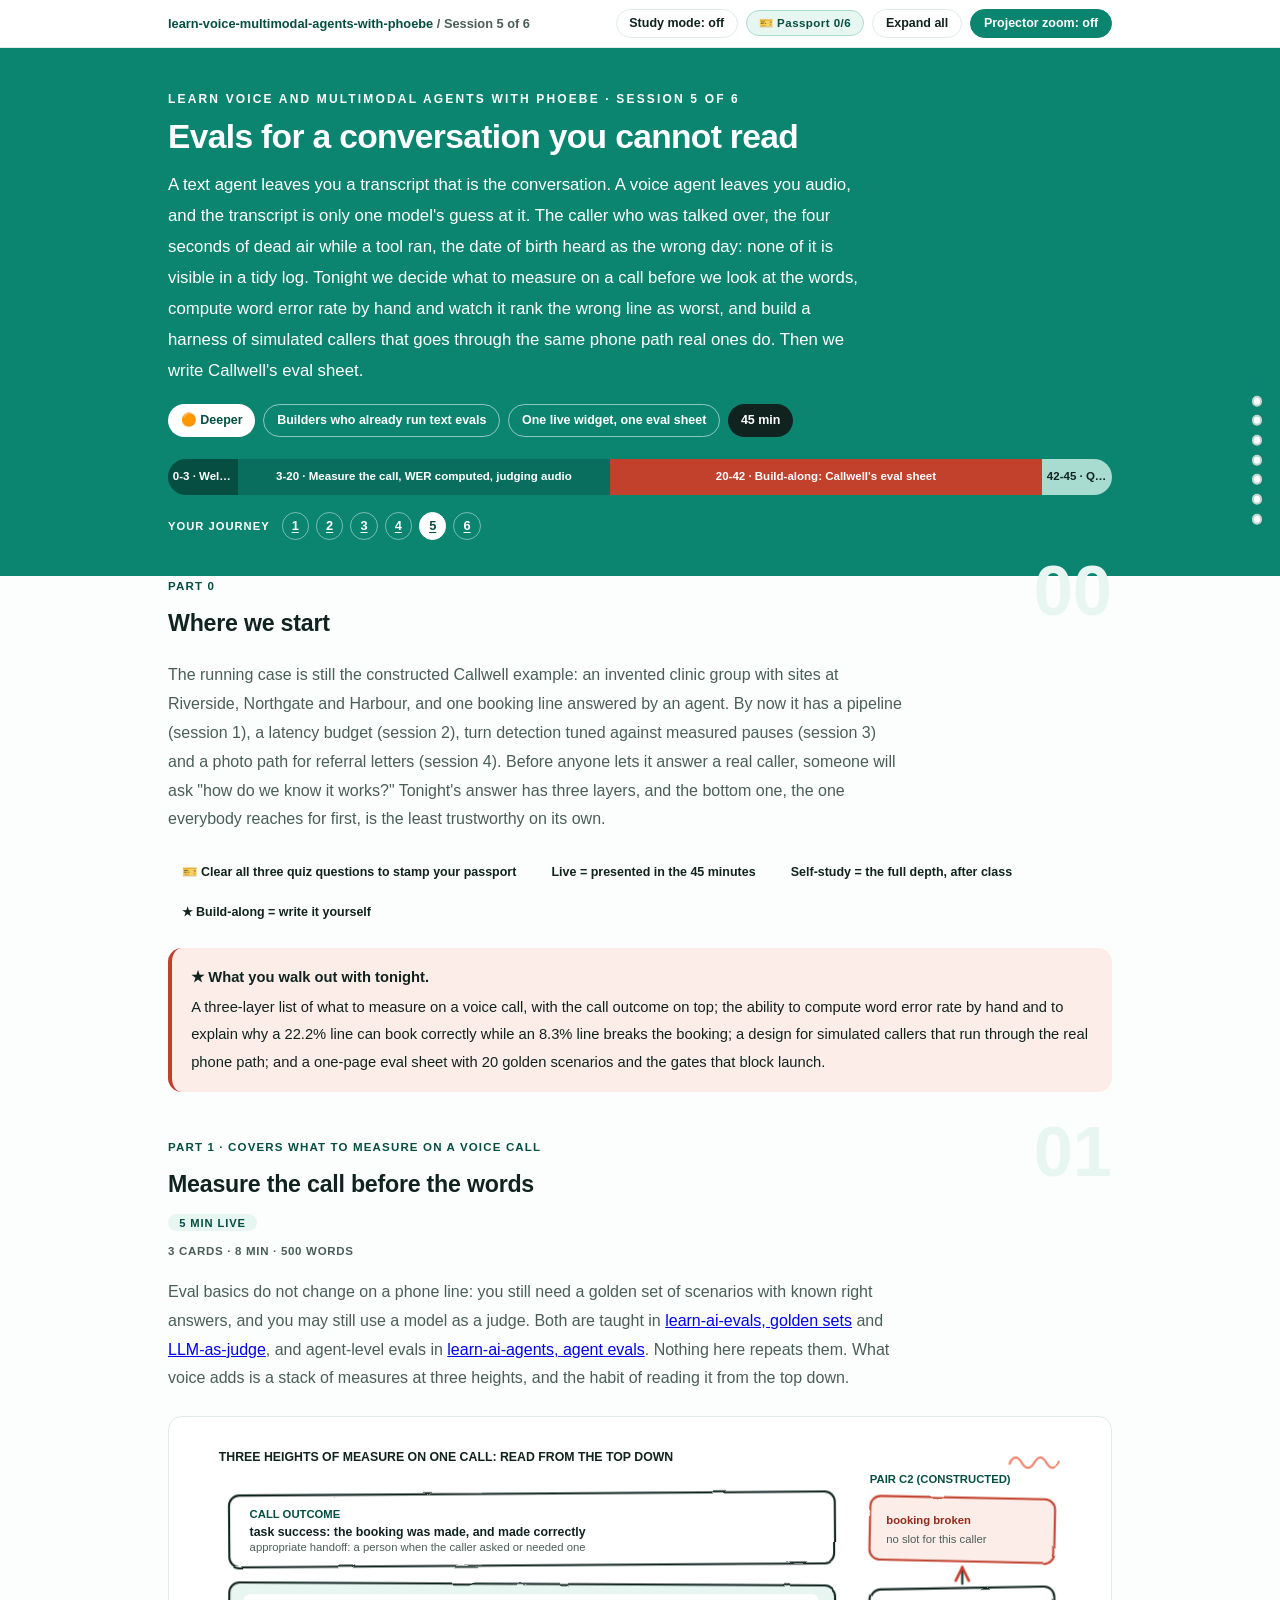
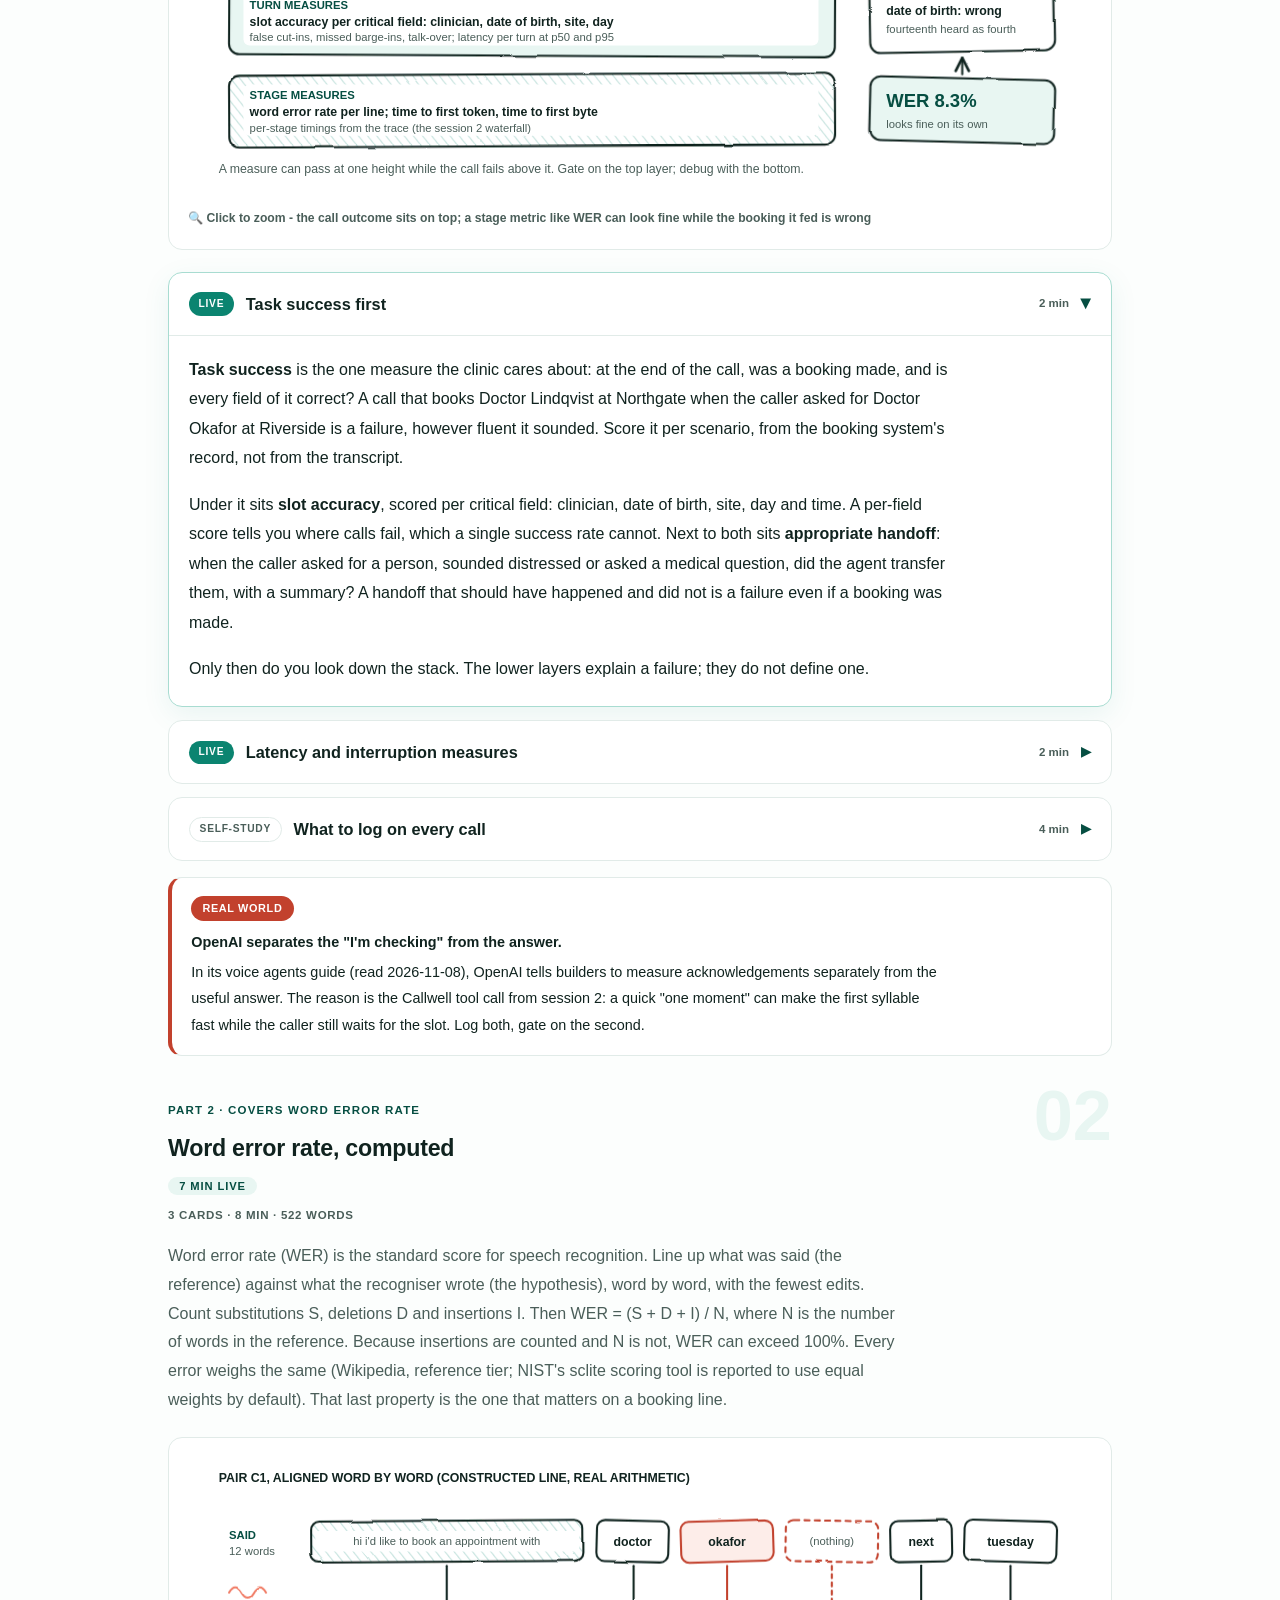
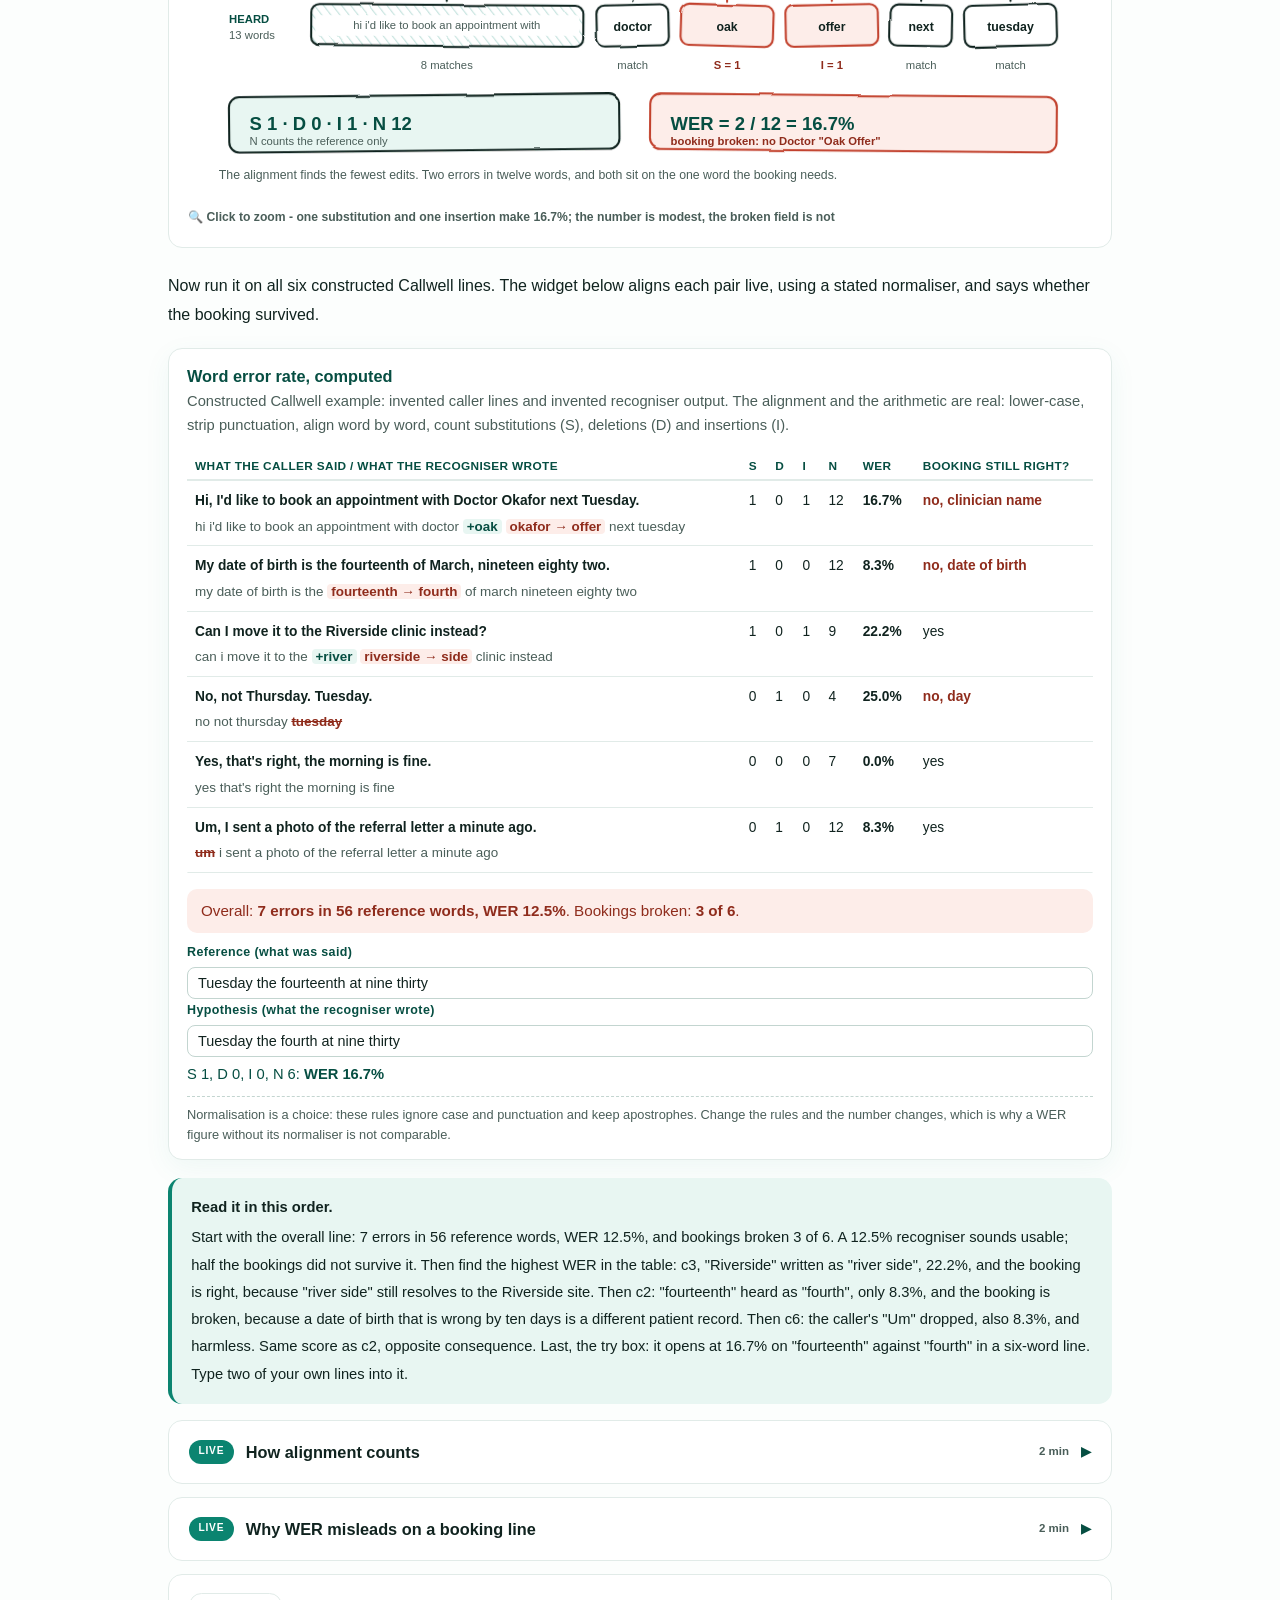
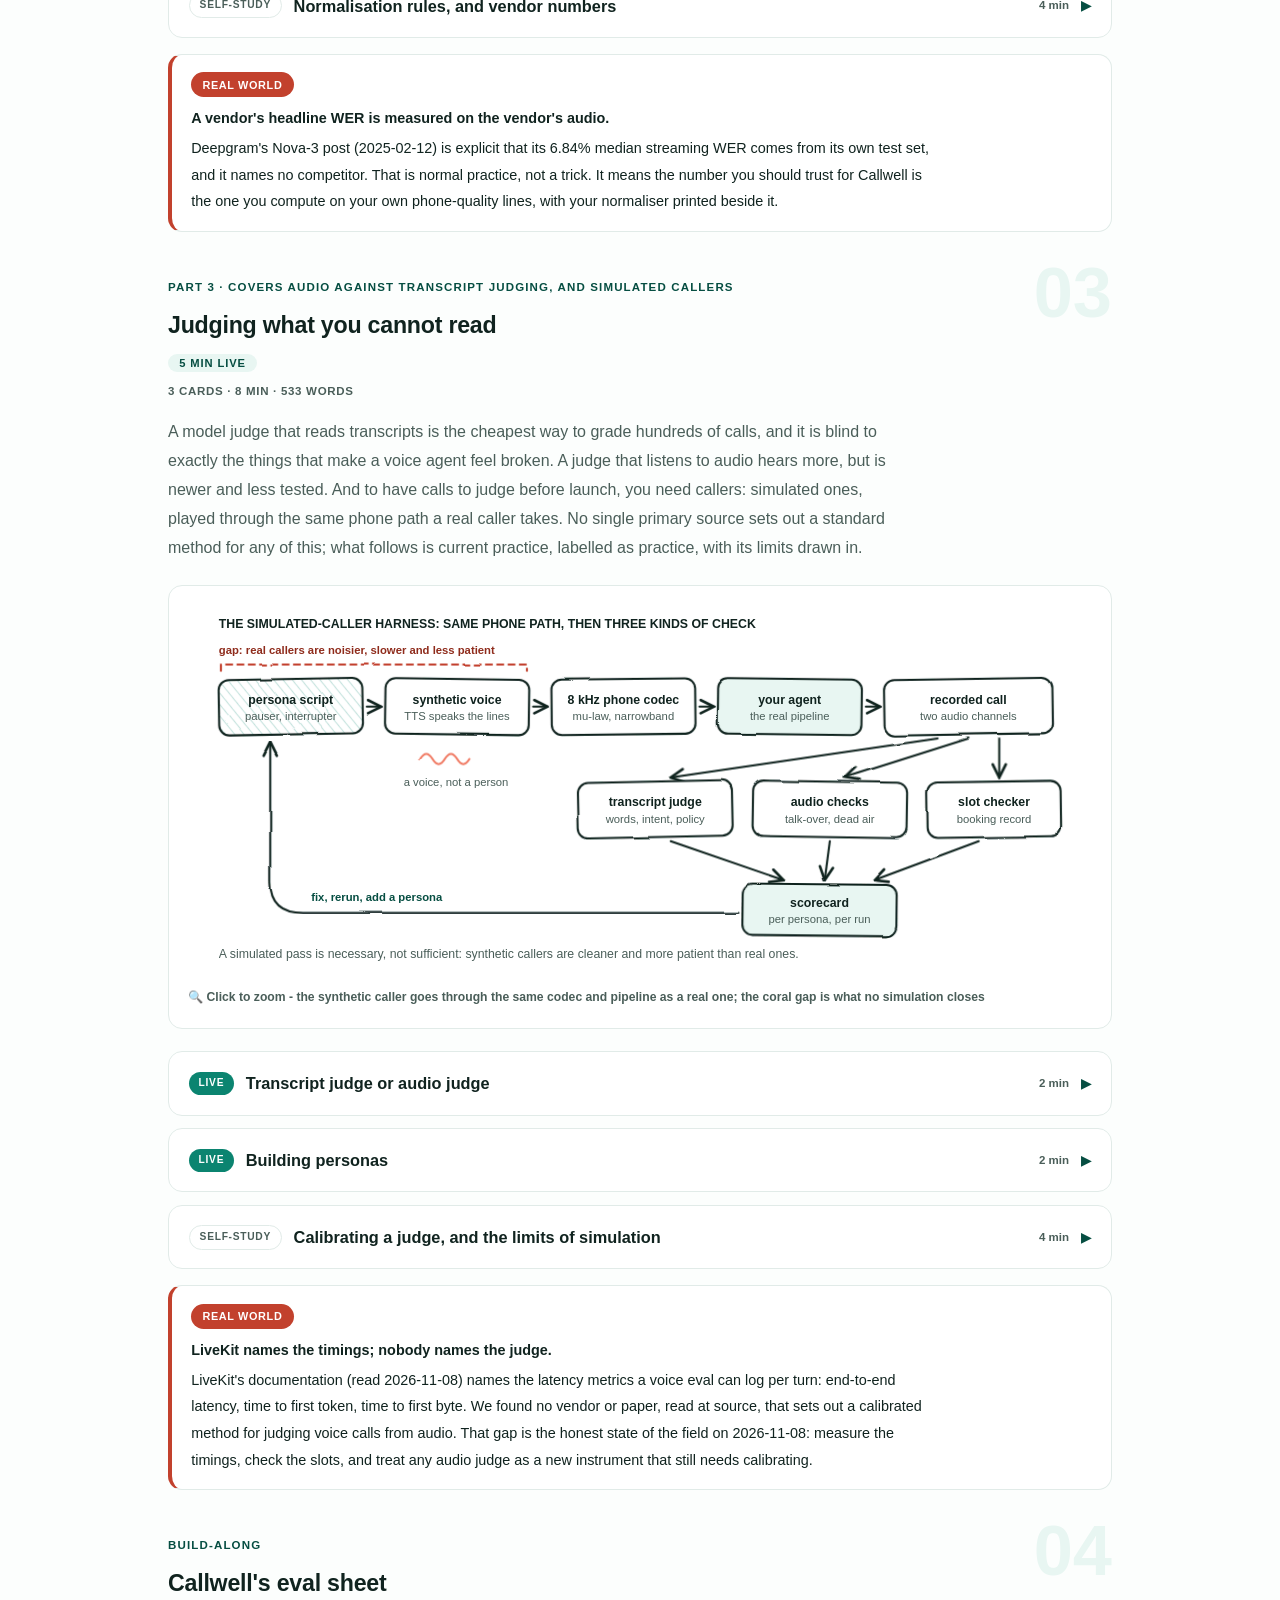
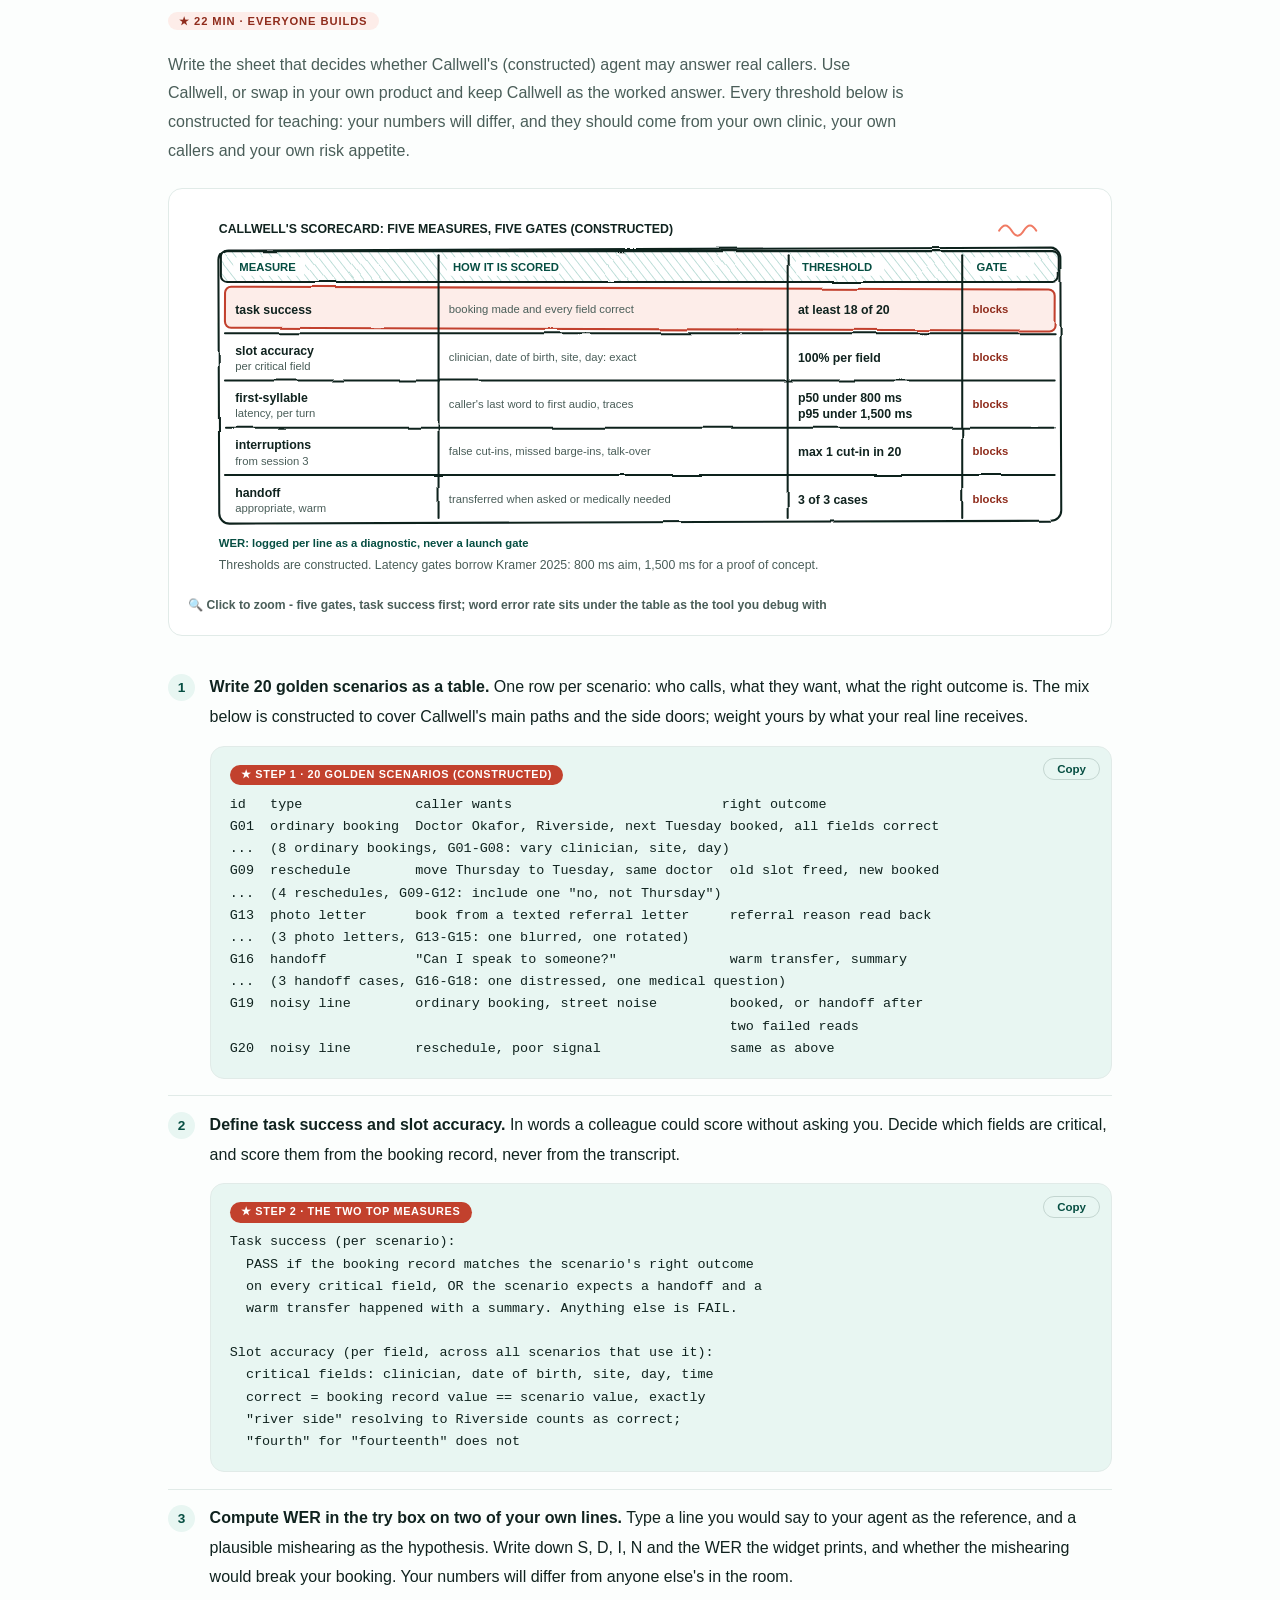
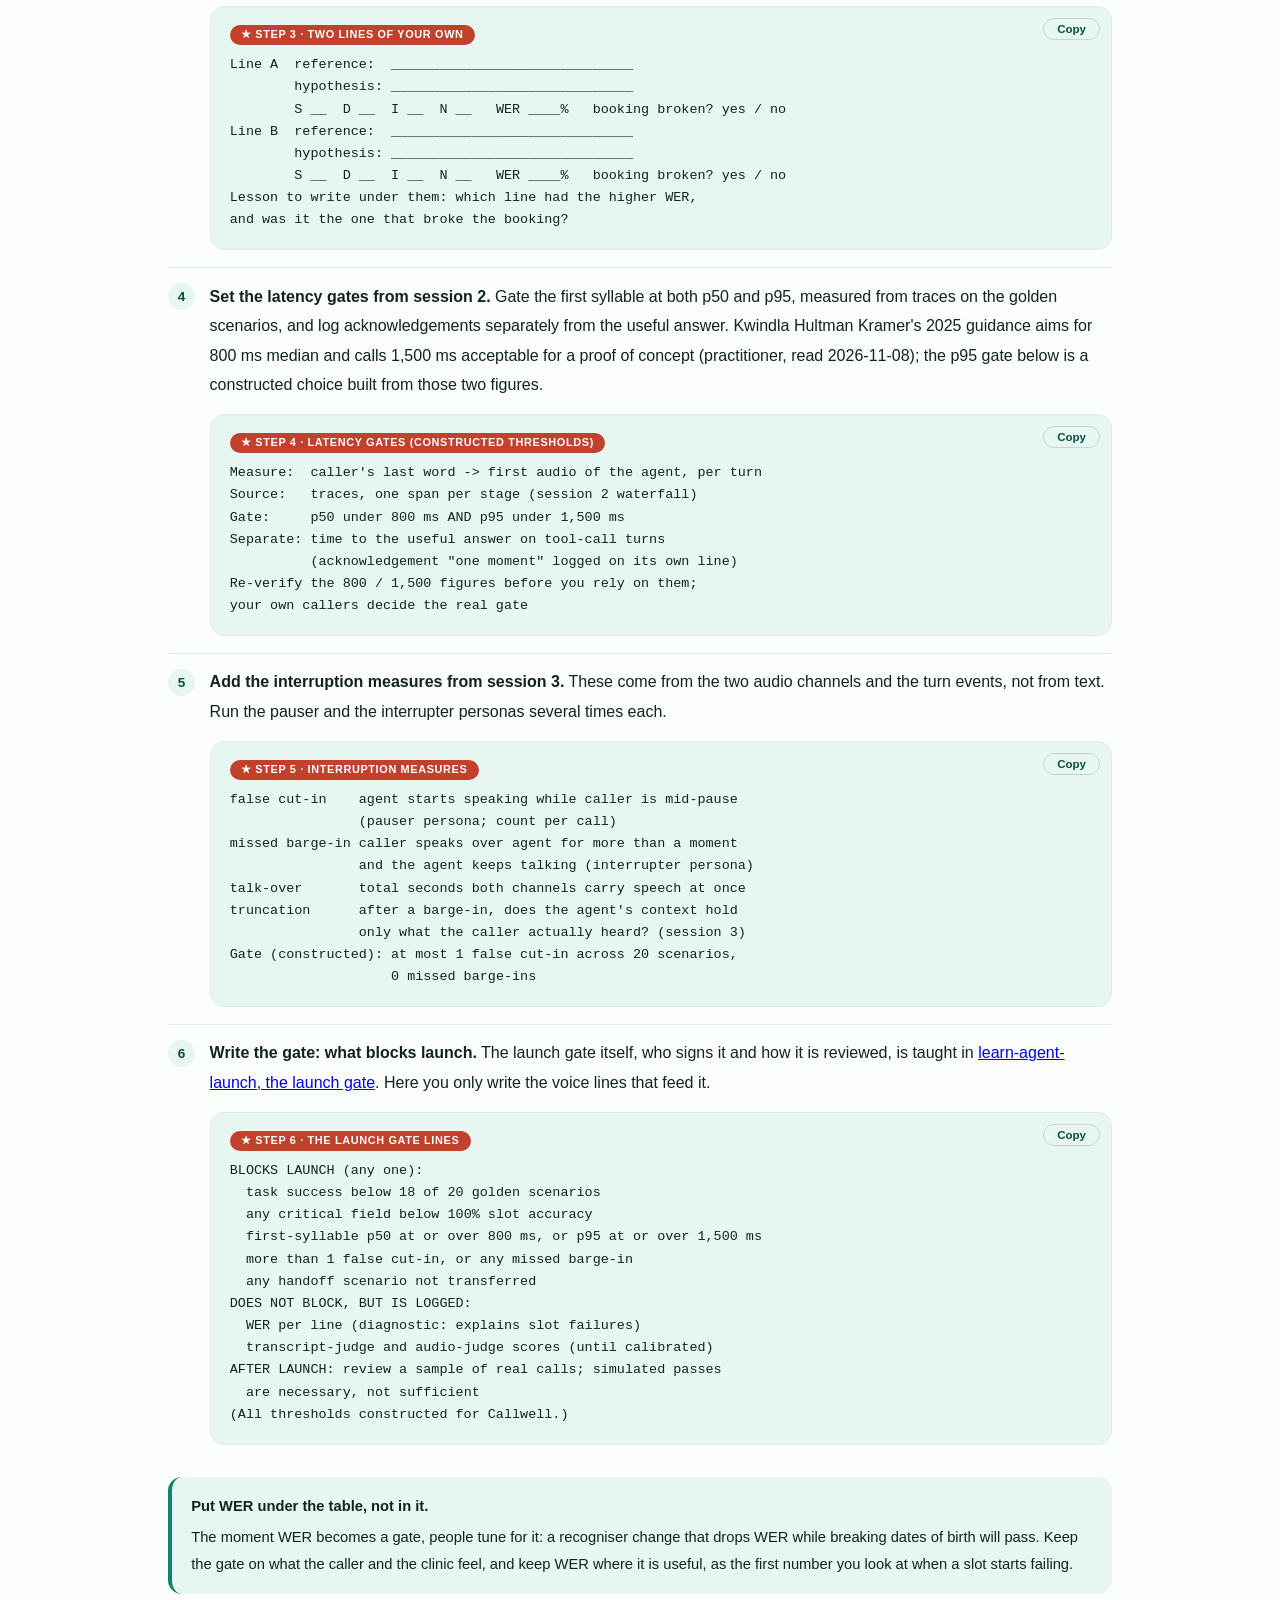
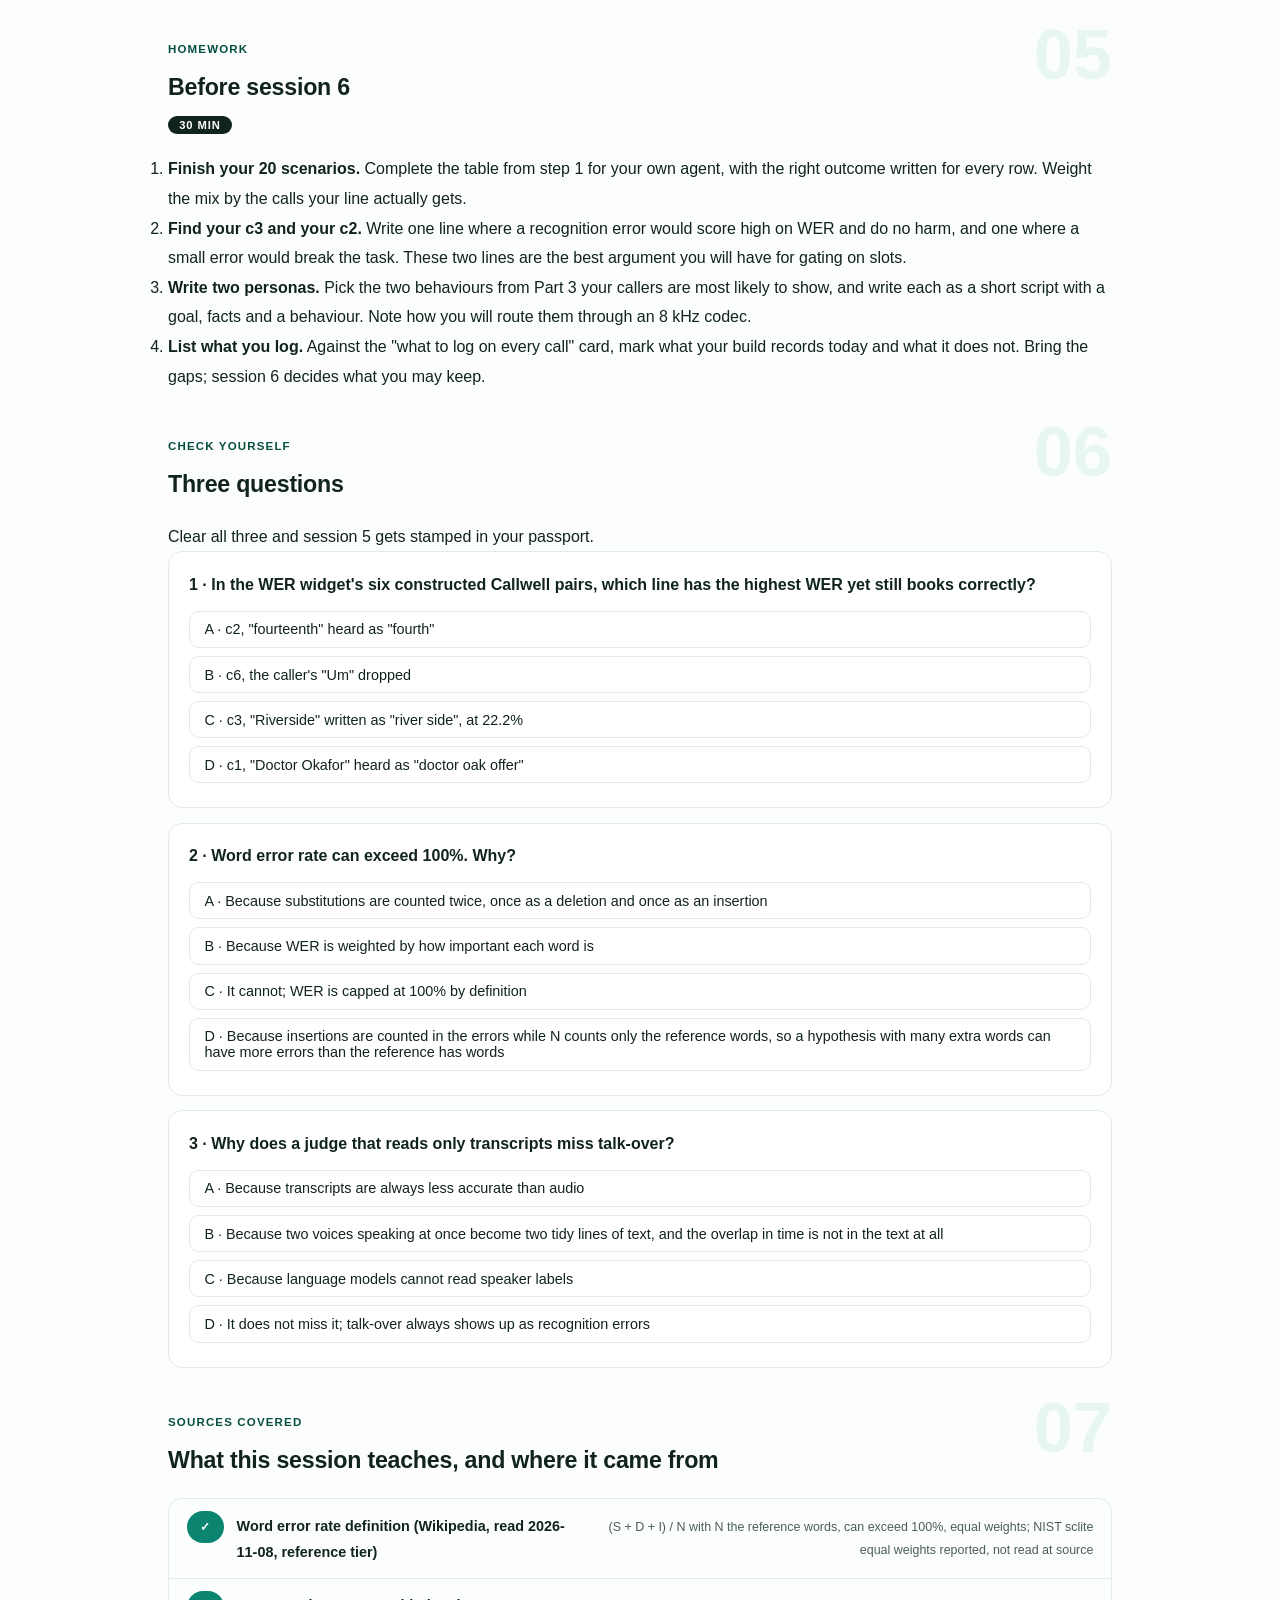
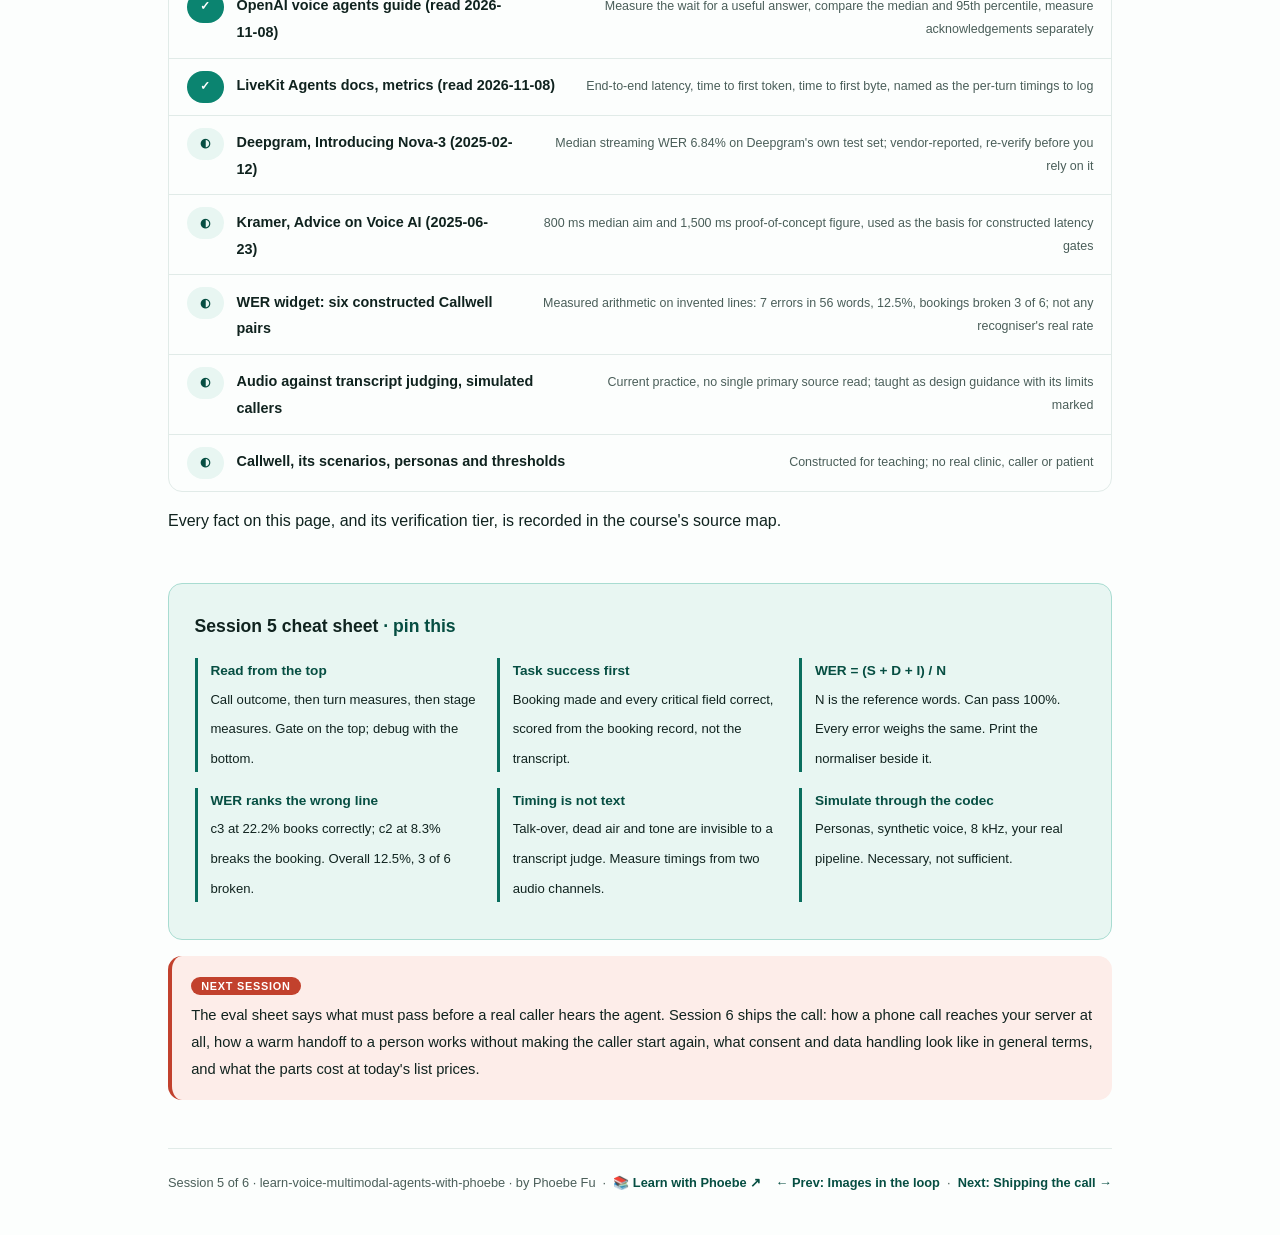
<file: courses/05-evals-you-cannot-read.html>
<!DOCTYPE html>
<html lang="en">
<head>
<meta charset="UTF-8">
<meta name="viewport" content="width=device-width, initial-scale=1.0">
<!-- social:start -->
<meta name="description" content="Session 5 of 6. How to evaluate a voice agent when the conversation is audio: measure the call before the words (task success, slot accuracy, handoff, latency at p50 and p95, interruptions), compute word error rate by hand and see why it misleads, and judge what a transcript cannot show with simulated callers played through the real phone path.">
<meta property="og:type" content="article">
<meta property="og:site_name" content="Learn with Phoebe">
<meta property="og:title" content="Evals for a conversation you cannot read - learn voice and multimodal agents with phoebe">
<meta property="og:description" content="Session 5 of 6. Task success before word error rate, WER computed live on six constructed lines, and simulated callers through an 8 kHz phone codec.">
<meta property="og:url" content="https://phoebefu6.github.io/learn-voice-multimodal-agents-with-phoebe/courses/05-evals-you-cannot-read.html">
<meta property="og:image" content="https://phoebefu6.github.io/learn-voice-multimodal-agents-with-phoebe/assets/og-cover.png">
<meta property="og:image:width" content="1200">
<meta property="og:image:height" content="630">
<meta name="twitter:card" content="summary_large_image">
<meta name="twitter:title" content="Evals for a conversation you cannot read - learn voice and multimodal agents with phoebe">
<meta name="twitter:description" content="Session 5 of 6. Measure the call, not just the words: task success, WER computed live, and simulated callers.">
<meta name="twitter:image" content="https://phoebefu6.github.io/learn-voice-multimodal-agents-with-phoebe/assets/og-cover.png">
<!-- social:end -->
<title>Session 5 · Evals for a conversation you cannot read - learn voice and multimodal agents with phoebe</title>
<link rel="stylesheet" href="../assets/style.css?v=2">
</head>
<body>

<div class="toolbar">
  <div class="wrap">
    <span class="crumb"><a href="../index.html">learn-voice-multimodal-agents-with-phoebe</a> / Session 5 of 6</span>
    <button class="btn" id="toggle-all" type="button">Expand all</button>
    <button class="btn primary" id="zoom-toggle" type="button">Projector zoom: off</button>
  </div>
</div>

<header class="masthead">
  <div class="wrap">
    <div class="eyebrow">Learn Voice and Multimodal Agents with Phoebe · Session 5 of 6</div>
    <h1>Evals for a conversation you <span class="accent">cannot read</span></h1>
    <p class="sub">A text agent leaves you a transcript that is the conversation. A voice agent leaves you audio, and the transcript is only one model's guess at it. The caller who was talked over, the four seconds of dead air while a tool ran, the date of birth heard as the wrong day: none of it is visible in a tidy log. Tonight we decide what to measure on a call before we look at the words, compute word error rate by hand and watch it rank the wrong line as worst, and build a harness of simulated callers that goes through the same phone path real ones do. Then we write Callwell's eval sheet.</p>
    <div class="chip-row">
      <span class="chip level">🟠 Deeper</span>
      <span class="chip audience">Builders who already run text evals</span>
      <span class="chip audience">One live widget, one eval sheet</span>
      <span class="chip time">45 min</span>
    </div>
    <div class="agenda">
      <span class="a1" style="flex:1">0-3 · Welcome</span>
      <span class="a2" style="flex:6">3-20 · Measure the call, WER computed, judging audio</span>
      <span class="a3" style="flex:7">20-42 · Build-along: Callwell's eval sheet</span>
      <span class="a4" style="flex:1">42-45 · Q&amp;A</span>
    </div>
  </div>
</header>

<main class="wrap">

  <section class="section" id="intro">
    <div class="section-kicker">
      <span class="klabel">Part 0</span>
      <h2>Where we start</h2>
    </div>
    <p class="lede">The running case is still the constructed Callwell example: an invented clinic group with sites at Riverside, Northgate and Harbour, and one booking line answered by an agent. By now it has a pipeline (session 1), a latency budget (session 2), turn detection tuned against measured pauses (session 3) and a photo path for referral letters (session 4). Before anyone lets it answer a real caller, someone will ask "how do we know it works?" Tonight's answer has three layers, and the bottom one, the one everybody reaches for first, is the least trustworthy on its own.</p>

    <div class="legend">
      <span class="pill">🎫 Clear all three quiz questions to stamp your passport</span>
      <span class="pill">Live = presented in the 45 minutes</span>
      <span class="pill">Self-study = the full depth, after class</span>
      <span class="pill">★ Build-along = write it yourself</span>
    </div>

    <div class="callout win">
      <p><strong>★ What you walk out with tonight.</strong> A three-layer list of what to measure on a voice call, with the call outcome on top; the ability to compute word error rate by hand and to explain why a 22.2% line can book correctly while an 8.3% line breaks the booking; a design for simulated callers that run through the real phone path; and a one-page eval sheet with 20 golden scenarios and the gates that block launch.</p>
    </div>
  </section>

  <section class="section" id="part-1">
    <div class="section-kicker">
      <span class="klabel">Part 1 · covers what to measure on a voice call</span>
      <h2>Measure the call before the words</h2>
      <span class="tag concept">5 min live</span>
    </div>
    <p class="lede">Eval basics do not change on a phone line: you still need a golden set of scenarios with known right answers, and you may still use a model as a judge. Both are taught in <a href="https://phoebefu6.github.io/learn-ai-evals-with-phoebe/courses/b2-golden-set.html">learn-ai-evals, golden sets</a> and <a href="https://phoebefu6.github.io/learn-ai-evals-with-phoebe/courses/b5-llm-as-judge.html">LLM-as-judge</a>, and agent-level evals in <a href="https://phoebefu6.github.io/learn-ai-agents-with-phoebe/courses/b8-agent-evals.html">learn-ai-agents, agent evals</a>. Nothing here repeats them. What voice adds is a stack of measures at three heights, and the habit of reading it from the top down.</p>

    <figure class="zoomable">
      <svg viewBox="0 0 880 352" xmlns="http://www.w3.org/2000/svg" role="img" aria-label="Three layers of voice measures drawn as a stack. Top layer, call outcome: task success, meaning the booking was made and made correctly, and appropriate handoff. Middle layer, turn measures: slot accuracy per critical field, false cut-ins, missed barge-ins, talk-over and latency per turn at p50 and p95. Bottom layer, stage measures: word error rate per line and per-stage timings such as time to first token and time to first byte. On the right, constructed pair c2 traced up the stack: word error rate 8.3 percent looks fine at the bottom, the date of birth slot is wrong in the middle, and the booking is broken at the top.">
        <defs>
          <filter id="v5aSk" x="-3%" y="-3%" width="106%" height="106%"><feTurbulence type="fractalNoise" baseFrequency="0.02" numOctaves="2" seed="51" result="n"/><feDisplacementMap in="SourceGraphic" in2="n" scale="2.4" xChannelSelector="R" yChannelSelector="G"/></filter>
          <pattern id="v5aHc" patternUnits="userSpaceOnUse" width="7" height="7" patternTransform="rotate(-38)"><line x1="0" y1="0" x2="0" y2="7" stroke="#0B8470" stroke-width="1" opacity=".5"/></pattern>
          <marker id="v5aAr" viewBox="0 0 10 10" refX="9" refY="5" markerWidth="8" markerHeight="8" orient="auto"><path d="M1 1 L9 5 L1 9" fill="none" stroke="#10231F" stroke-width="1.6" stroke-linecap="round"/></marker>
          <marker id="v5aAc" viewBox="0 0 10 10" refX="9" refY="5" markerWidth="8" markerHeight="8" orient="auto"><path d="M1 1 L9 5 L1 9" fill="none" stroke="#C2412D" stroke-width="1.6" stroke-linecap="round"/></marker>
        </defs>
        <style>
          .v5aH { font: 800 12px Inter, sans-serif; fill: #10231F; }
          .v5aL { font: 600 12px Inter, sans-serif; fill: #10231F; }
          .v5aS { font: 400 11px Inter, sans-serif; fill: #4A5E59; }
          .v5aB { font: 800 11px Inter, sans-serif; fill: #8F2C1C; }
          .v5aV { font: 800 18px Inter, sans-serif; fill: #064E42; }
          .v5aA { font: 700 11px Inter, sans-serif; fill: #064E42; }
          .v5aN { font: 400 12px Inter, sans-serif; fill: #4A5E59; }
        </style>

        <text class="v5aH" x="30" y="24">THREE HEIGHTS OF MEASURE ON ONE CALL: READ FROM THE TOP DOWN</text>
        <text class="v5aA" x="664" y="46">PAIR C2 (CONSTRUCTED)</text>

        <g filter="url(#v5aSk)" fill="none" stroke="#10231F" stroke-width="2" stroke-linecap="round" stroke-linejoin="round">
          <rect x="40" y="56" width="590" height="70" rx="10" transform="rotate(-0.4 335 91)" fill="#FFFFFF"/>
          <rect x="40" y="144" width="590" height="70" rx="10" transform="rotate(0.3 335 179)" fill="#E8F6F2"/>
          <rect x="40" y="232" width="590" height="70" rx="10" transform="rotate(-0.3 335 267)" fill="url(#v5aHc)"/>
          <rect x="664" y="60" width="180" height="62" rx="10" transform="rotate(1.2 754 91)" fill="#FDEDE9" stroke="#C2412D"/>
          <rect x="664" y="148" width="180" height="62" rx="10" transform="rotate(-1 754 179)" fill="#FFFFFF"/>
          <rect x="664" y="236" width="180" height="62" rx="10" transform="rotate(1.4 754 267)" fill="#E8F6F2"/>
          <path d="M754 232 L754 216" marker-end="url(#v5aAr)"/>
          <path d="M754 144 L754 128" marker-end="url(#v5aAc)"/>
          <path d="M800 26 q6 -10 12 0 q6 10 12 0 q6 -10 12 0 q6 10 12 0" stroke="#F07A63"/>
        </g>

        <rect x="54" y="66" width="560" height="50" rx="6" fill="#FFFFFF"/>
        <text class="v5aA" x="60" y="80">CALL OUTCOME</text>
        <text class="v5aL" x="60" y="97">task success: the booking was made, and made correctly</text>
        <text class="v5aS" x="60" y="112">appropriate handoff: a person when the caller asked or needed one</text>

        <rect x="54" y="154" width="560" height="50" rx="6" fill="#FFFFFF"/>
        <text class="v5aA" x="60" y="168">TURN MEASURES</text>
        <text class="v5aL" x="60" y="185">slot accuracy per critical field: clinician, date of birth, site, day</text>
        <text class="v5aS" x="60" y="200">false cut-ins, missed barge-ins, talk-over; latency per turn at p50 and p95</text>

        <rect x="54" y="242" width="560" height="50" rx="6" fill="#FFFFFF"/>
        <text class="v5aA" x="60" y="256">STAGE MEASURES</text>
        <text class="v5aL" x="60" y="273">word error rate per line; time to first token, time to first byte</text>
        <text class="v5aS" x="60" y="288">per-stage timings from the trace (the session 2 waterfall)</text>

        <text class="v5aB" x="680" y="86">booking broken</text>
        <text class="v5aS" x="680" y="104">no slot for this caller</text>
        <text class="v5aL" x="680" y="174">date of birth: wrong</text>
        <text class="v5aS" x="680" y="192">fourteenth heard as fourth</text>
        <text class="v5aV" x="680" y="264">WER 8.3%</text>
        <text class="v5aS" x="680" y="284">looks fine on its own</text>

        <text class="v5aN" x="30" y="328">A measure can pass at one height while the call fails above it. Gate on the top layer; debug with the bottom.</text>
      </svg>
      <figcaption>🔍 Click to zoom - the call outcome sits on top; a stage metric like WER can look fine while the booking it fed is wrong</figcaption>
    </figure>

    <details class="card" open>
      <summary><span class="mode live">Live</span>Task success first<span class="mini">2 min</span><span class="caret">▶</span></summary>
      <div class="body">
        <p><strong>Task success</strong> is the one measure the clinic cares about: at the end of the call, was a booking made, and is every field of it correct? A call that books Doctor Lindqvist at Northgate when the caller asked for Doctor Okafor at Riverside is a failure, however fluent it sounded. Score it per scenario, from the booking system's record, not from the transcript.</p>
        <p>Under it sits <strong>slot accuracy</strong>, scored per critical field: clinician, date of birth, site, day and time. A per-field score tells you where calls fail, which a single success rate cannot. Next to both sits <strong>appropriate handoff</strong>: when the caller asked for a person, sounded distressed or asked a medical question, did the agent transfer them, with a summary? A handoff that should have happened and did not is a failure even if a booking was made.</p>
        <p>Only then do you look down the stack. The lower layers explain a failure; they do not define one.</p>
      </div>
    </details>

    <details class="card">
      <summary><span class="mode live">Live</span>Latency and interruption measures<span class="mini">2 min</span><span class="caret">▶</span></summary>
      <div class="body">
        <p><strong>Latency, per stage and per call.</strong> OpenAI's voice agents guide (read 2026-11-08) says to "measure how long callers wait for a useful spoken answer", to compare the median and the 95th percentile across similar calls, and to measure an acknowledgement such as "I'm checking" separately from the answer the caller actually needs. A build whose median is fine and whose 95th percentile is three times worse has a tool call or a cold start you have not found yet. LiveKit's metrics name the pieces you will log: end-to-end latency, time to first token from the model, time to first byte from the voice. Spans and per-span timing are taught in <a href="https://phoebefu6.github.io/learn-ai-observability-with-phoebe/courses/b4-cost-and-latency-per-span.html">learn-ai-observability, cost and latency per span</a>; the waterfall you built in session 2 is the shape those spans should take.</p>
        <p><strong>Interruptions, three ways.</strong> From session 3: a <em>false cut-in</em> is the agent starting to talk while the caller was only pausing; a <em>missed barge-in</em> is the caller talking over the agent and the agent carrying on; <em>talk-over</em> is the total time both voices are on the line at once. All three are timing facts in the audio, and none of them appears in a transcript.</p>
      </div>
    </details>

    <details class="card">
      <summary><span class="mode self">Self-study</span>What to log on every call<span class="mini">4 min</span><span class="caret">▶</span></summary>
      <div class="body">
        <p>If you cannot replay a call, you cannot evaluate it. For each call, keep one record that links:</p>
        <ul>
          <li>the call id, scenario id (for test calls) and pipeline version: model, voice, turn settings;</li>
          <li>both audio channels, caller and agent, kept separate so overlap can be measured;</li>
          <li>the transcript per turn with timestamps, and the agent's reply text before it was spoken;</li>
          <li>a trace with one span per stage per turn: end-of-turn wait, transcription, model first token, tool calls, voice first byte;</li>
          <li>turn events: turn start, turn end, barge-in, truncation, and what the agent heard versus what it said;</li>
          <li>the outcome from the booking system, the fields written, and whether a handoff happened and why.</li>
        </ul>
        <p>Recorded calls and transcripts are data that your privacy rules and contracts cover; session 6 points to where that is decided. Keep test calls and real calls apart from day one.</p>
      </div>
    </details>

    <div class="callout example">
      <span class="ex-pill">Real world</span>
      <p><strong>OpenAI separates the "I'm checking" from the answer.</strong> In its voice agents guide (read 2026-11-08), OpenAI tells builders to measure acknowledgements separately from the useful answer. The reason is the Callwell tool call from session 2: a quick "one moment" can make the first syllable fast while the caller still waits for the slot. Log both, gate on the second.</p>
    </div>
  </section>

  <section class="section" id="part-2">
    <div class="section-kicker">
      <span class="klabel">Part 2 · covers word error rate</span>
      <h2>Word error rate, computed</h2>
      <span class="tag concept">7 min live</span>
    </div>
    <p class="lede">Word error rate (WER) is the standard score for speech recognition. Line up what was said (the reference) against what the recogniser wrote (the hypothesis), word by word, with the fewest edits. Count substitutions S, deletions D and insertions I. Then WER = (S + D + I) / N, where N is the number of words in the reference. Because insertions are counted and N is not, WER can exceed 100%. Every error weighs the same (Wikipedia, reference tier; NIST's sclite scoring tool is reported to use equal weights by default). That last property is the one that matters on a booking line.</p>

    <figure class="zoomable">
      <svg viewBox="0 0 880 330" xmlns="http://www.w3.org/2000/svg" role="img" aria-label="Constructed pair c1 aligned word by word. Reference, 12 words: hi I'd like to book an appointment with Doctor Okafor next Tuesday. Hypothesis, 13 words: the same with oak offer in place of Okafor. Eight opening words match, then doctor matches, Okafor is substituted by oak, offer is inserted against nothing, next and Tuesday match. Counted: S equals 1, D equals 0, I equals 1, N equals 12, WER equals 2 over 12, 16.7 percent. The booking is broken because the clinician field no longer names Doctor Okafor.">
        <defs>
          <filter id="v5bSk" x="-3%" y="-3%" width="106%" height="106%"><feTurbulence type="fractalNoise" baseFrequency="0.02" numOctaves="2" seed="53" result="n"/><feDisplacementMap in="SourceGraphic" in2="n" scale="2.4" xChannelSelector="R" yChannelSelector="G"/></filter>
          <pattern id="v5bHc" patternUnits="userSpaceOnUse" width="7" height="7" patternTransform="rotate(-38)"><line x1="0" y1="0" x2="0" y2="7" stroke="#0B8470" stroke-width="1" opacity=".5"/></pattern>
        </defs>
        <style>
          .v5bH { font: 800 12px Inter, sans-serif; fill: #10231F; }
          .v5bL { font: 600 12px Inter, sans-serif; fill: #10231F; }
          .v5bS { font: 400 11px Inter, sans-serif; fill: #4A5E59; }
          .v5bB { font: 800 11px Inter, sans-serif; fill: #8F2C1C; }
          .v5bV { font: 800 18px Inter, sans-serif; fill: #064E42; }
          .v5bA { font: 700 11px Inter, sans-serif; fill: #064E42; }
          .v5bN { font: 400 12px Inter, sans-serif; fill: #4A5E59; }
        </style>

        <text class="v5bH" x="30" y="24">PAIR C1, ALIGNED WORD BY WORD (CONSTRUCTED LINE, REAL ARITHMETIC)</text>

        <g filter="url(#v5bSk)" fill="none" stroke="#10231F" stroke-width="2" stroke-linecap="round" stroke-linejoin="round">
          <rect x="120" y="62" width="265" height="40" rx="8" transform="rotate(-0.4 252 82)" fill="url(#v5bHc)"/>
          <rect x="398" y="62" width="70" height="40" rx="8" transform="rotate(1.5 433 82)" fill="#FFFFFF"/>
          <rect x="480" y="62" width="90" height="40" rx="8" transform="rotate(-1.8 525 82)" fill="#FDEDE9" stroke="#C2412D"/>
          <rect x="582" y="62" width="90" height="40" rx="8" transform="rotate(1 627 82)" stroke="#C2412D" stroke-dasharray="5 5"/>
          <rect x="684" y="62" width="60" height="40" rx="8" transform="rotate(-1.2 714 82)" fill="#FFFFFF"/>
          <rect x="756" y="62" width="90" height="40" rx="8" transform="rotate(1.6 801 82)" fill="#FFFFFF"/>

          <path d="M252 106 L252 140"/>
          <path d="M433 106 L433 140"/>
          <path d="M525 106 L525 140" stroke="#C2412D"/>
          <path d="M627 106 L627 140" stroke="#C2412D" stroke-dasharray="4 4"/>
          <path d="M714 106 L714 140"/>
          <path d="M801 106 L801 140"/>

          <rect x="120" y="144" width="265" height="40" rx="8" transform="rotate(0.4 252 164)" fill="url(#v5bHc)"/>
          <rect x="398" y="144" width="70" height="40" rx="8" transform="rotate(-1.4 433 164)" fill="#FFFFFF"/>
          <rect x="480" y="144" width="90" height="40" rx="8" transform="rotate(1.8 525 164)" fill="#FDEDE9" stroke="#C2412D"/>
          <rect x="582" y="144" width="90" height="40" rx="8" transform="rotate(-1.2 627 164)" fill="#FDEDE9" stroke="#C2412D"/>
          <rect x="684" y="144" width="60" height="40" rx="8" transform="rotate(1.1 714 164)" fill="#FFFFFF"/>
          <rect x="756" y="144" width="90" height="40" rx="8" transform="rotate(-1.5 801 164)" fill="#FFFFFF"/>

          <rect x="40" y="232" width="380" height="54" rx="10" transform="rotate(-0.6 230 259)" fill="#E8F6F2"/>
          <rect x="450" y="232" width="396" height="54" rx="10" transform="rotate(0.5 648 259)" fill="#FDEDE9" stroke="#C2412D"/>
          <path d="M40 132 q6 -10 12 0 q6 10 12 0 q6 -10 12 0" stroke="#F07A63"/>
        </g>

        <text class="v5bA" x="40" y="80">SAID</text>
        <text class="v5bS" x="40" y="95">12 words</text>
        <text class="v5bA" x="40" y="162">HEARD</text>
        <text class="v5bS" x="40" y="177">13 words</text>

        <rect x="124" y="72" width="257" height="20" rx="4" fill="#FFFFFF"/>
        <text class="v5bS" x="252" y="86" text-anchor="middle">hi i'd like to book an appointment with</text>
        <text class="v5bL" x="433" y="87" text-anchor="middle">doctor</text>
        <text class="v5bL" x="525" y="87" text-anchor="middle">okafor</text>
        <text class="v5bS" x="627" y="86" text-anchor="middle">(nothing)</text>
        <text class="v5bL" x="714" y="87" text-anchor="middle">next</text>
        <text class="v5bL" x="801" y="87" text-anchor="middle">tuesday</text>

        <rect x="124" y="154" width="257" height="20" rx="4" fill="#FFFFFF"/>
        <text class="v5bS" x="252" y="168" text-anchor="middle">hi i'd like to book an appointment with</text>
        <text class="v5bL" x="433" y="169" text-anchor="middle">doctor</text>
        <text class="v5bL" x="525" y="169" text-anchor="middle">oak</text>
        <text class="v5bL" x="627" y="169" text-anchor="middle">offer</text>
        <text class="v5bL" x="714" y="169" text-anchor="middle">next</text>
        <text class="v5bL" x="801" y="169" text-anchor="middle">tuesday</text>

        <text class="v5bS" x="252" y="206" text-anchor="middle">8 matches</text>
        <text class="v5bS" x="433" y="206" text-anchor="middle">match</text>
        <text class="v5bB" x="525" y="206" text-anchor="middle">S = 1</text>
        <text class="v5bB" x="627" y="206" text-anchor="middle">I = 1</text>
        <text class="v5bS" x="714" y="206" text-anchor="middle">match</text>
        <text class="v5bS" x="801" y="206" text-anchor="middle">match</text>

        <text class="v5bV" x="60" y="266">S 1 · D 0 · I 1 · N 12</text>
        <text class="v5bS" x="60" y="280">N counts the reference only</text>
        <text class="v5bV" x="470" y="266">WER = 2 / 12 = 16.7%</text>
        <text class="v5bB" x="470" y="280">booking broken: no Doctor "Oak Offer"</text>

        <text class="v5bN" x="30" y="314">The alignment finds the fewest edits. Two errors in twelve words, and both sit on the one word the booking needs.</text>
      </svg>
      <figcaption>🔍 Click to zoom - one substitution and one insertion make 16.7%; the number is modest, the broken field is not</figcaption>
    </figure>

    <p>Now run it on all six constructed Callwell lines. The widget below aligns each pair live, using a stated normaliser, and says whether the booking survived.</p>

    <div id="vox-wer"></div>

    <div class="callout tip">
      <p><strong>Read it in this order.</strong> Start with the overall line: 7 errors in 56 reference words, WER 12.5%, and bookings broken 3 of 6. A 12.5% recogniser sounds usable; half the bookings did not survive it. Then find the highest WER in the table: c3, "Riverside" written as "river side", 22.2%, and the booking is right, because "river side" still resolves to the Riverside site. Then c2: "fourteenth" heard as "fourth", only 8.3%, and the booking is broken, because a date of birth that is wrong by ten days is a different patient record. Then c6: the caller's "Um" dropped, also 8.3%, and harmless. Same score as c2, opposite consequence. Last, the try box: it opens at 16.7% on "fourteenth" against "fourth" in a six-word line. Type two of your own lines into it.</p>
    </div>

    <details class="card">
      <summary><span class="mode live">Live</span>How alignment counts<span class="mini">2 min</span><span class="caret">▶</span></summary>
      <div class="body">
        <p>The alignment is an edit distance over words (Levenshtein): find the smallest number of substitutions, deletions and insertions that turns the reference into the hypothesis. A <strong>substitution</strong> is a reference word replaced by a different word (okafor became oak). A <strong>deletion</strong> is a reference word with nothing against it (c4's final "Tuesday", c6's "Um"). An <strong>insertion</strong> is a hypothesis word with nothing against it (offer, side).</p>
        <p>Ties happen: "riverside" against "river side" could be counted as substitute-then-insert or insert-then-substitute. The widget breaks ties the same way every time (prefer a match or substitution, then a deletion, then an insertion), so its numbers are repeatable. The total is the same either way; which word gets which label can differ between tools.</p>
        <p>Because N counts only the reference, a recogniser that hallucinates a long sentence over a two-word answer can score well above 100%. That is not a bug in the formula; it is what the formula is for.</p>
      </div>
    </details>

    <details class="card">
      <summary><span class="mode live">Live</span>Why WER misleads on a booking line<span class="mini">2 min</span><span class="caret">▶</span></summary>
      <div class="body">
        <p>WER weighs every word the same. A booking does not. On Callwell's six lines, the ranking by WER and the ranking by harm disagree: the worst-scoring line (c3, 22.2%) did no harm, and two of the three broken bookings sit at 8.3% (c2) and 16.7% (c1). c4, at 25.0%, broke the booking by dropping the one word that corrected the day.</p>
        <p>So WER stays on the eval sheet as a <strong>diagnostic</strong>: when slot accuracy drops, WER on the failing lines tells you whether the recogniser is the cause. It does not go on as a launch gate. The gate is slot accuracy on the fields that matter and task success on the call.</p>
        <p>Two more cautions. Phone audio reaches your server at 8 kHz (session 1), so any WER measured on clean, wideband audio is an upper bound on how well the same recogniser does on Callwell's line. And these six lines are constructed to show error types; they say nothing about any real recogniser's rate.</p>
      </div>
    </details>

    <details class="card">
      <summary><span class="mode self">Self-study</span>Normalisation rules, and vendor numbers<span class="mini">4 min</span><span class="caret">▶</span></summary>
      <div class="body">
        <p>Before alignment, both lines are normalised. The widget lower-cases, keeps a-z, 0-9 and apostrophes, and turns everything else into a space. That is why c5, which differs only in punctuation, scores 0.0%. Change one rule and the number moves: strip apostrophes and "I'd" becomes "id"; write numbers as digits in one line and words in the other and "nineteen eighty two" against "1982" becomes three substitutions or worse; decide whether "um" counts and c6 changes. Write your normaliser down next to every WER you report.</p>
        <p>This is why vendor WER figures are not comparable with each other: different test sets, different normalisers. learn-ai-media teaches that in full, with measured examples, in <a href="https://phoebefu6.github.io/learn-ai-media-with-phoebe/courses/05-how-it-fails-measured.html">how it fails, measured</a>; we do not repeat it.</p>
        <p>One dated example of what a vendor number looks like. Deepgram's Nova-3 launch post (2025-02-12) reports a median streaming WER of 6.84% against 14.92% for an unnamed competitor, on Deepgram's own test set. It is vendor-reported, on audio that is not your callers', and the same post states the relative improvement as 54.2% in one place and 54.3% in another. Read as of 2026-11-08; re-verify before you rely on it, and measure on your own recorded lines either way.</p>
      </div>
    </details>

    <div class="callout example">
      <span class="ex-pill">Real world</span>
      <p><strong>A vendor's headline WER is measured on the vendor's audio.</strong> Deepgram's Nova-3 post (2025-02-12) is explicit that its 6.84% median streaming WER comes from its own test set, and it names no competitor. That is normal practice, not a trick. It means the number you should trust for Callwell is the one you compute on your own phone-quality lines, with your normaliser printed beside it.</p>
    </div>
  </section>

  <section class="section" id="part-3">
    <div class="section-kicker">
      <span class="klabel">Part 3 · covers audio against transcript judging, and simulated callers</span>
      <h2>Judging what you cannot read</h2>
      <span class="tag concept">5 min live</span>
    </div>
    <p class="lede">A model judge that reads transcripts is the cheapest way to grade hundreds of calls, and it is blind to exactly the things that make a voice agent feel broken. A judge that listens to audio hears more, but is newer and less tested. And to have calls to judge before launch, you need callers: simulated ones, played through the same phone path a real caller takes. No single primary source sets out a standard method for any of this; what follows is current practice, labelled as practice, with its limits drawn in.</p>

    <figure class="zoomable">
      <svg viewBox="0 0 880 362" xmlns="http://www.w3.org/2000/svg" role="img" aria-label="The simulation harness as a loop. Top row left to right: a persona script, a synthetic voice, an 8 kHz phone codec, your agent running the real pipeline, and a recorded call. The recorded call feeds three checks: a transcript judge, audio checks for talk-over and dead air, and a slot checker against the booking system. All three feed a scorecard, which loops back to the persona script to fix, rerun and add personas. A coral dashed bracket over the persona script and synthetic voice marks the gap: real callers are noisier, slower and less patient than synthetic ones.">
        <defs>
          <filter id="v5cSk" x="-3%" y="-3%" width="106%" height="106%"><feTurbulence type="fractalNoise" baseFrequency="0.02" numOctaves="2" seed="57" result="n"/><feDisplacementMap in="SourceGraphic" in2="n" scale="2.4" xChannelSelector="R" yChannelSelector="G"/></filter>
          <pattern id="v5cHc" patternUnits="userSpaceOnUse" width="7" height="7" patternTransform="rotate(-38)"><line x1="0" y1="0" x2="0" y2="7" stroke="#0B8470" stroke-width="1" opacity=".5"/></pattern>
          <marker id="v5cAr" viewBox="0 0 10 10" refX="9" refY="5" markerWidth="8" markerHeight="8" orient="auto"><path d="M1 1 L9 5 L1 9" fill="none" stroke="#10231F" stroke-width="1.6" stroke-linecap="round"/></marker>
        </defs>
        <style>
          .v5cH { font: 800 12px Inter, sans-serif; fill: #10231F; }
          .v5cL { font: 600 12px Inter, sans-serif; fill: #10231F; }
          .v5cS { font: 400 11px Inter, sans-serif; fill: #4A5E59; }
          .v5cB { font: 800 11px Inter, sans-serif; fill: #8F2C1C; }
          .v5cA { font: 700 11px Inter, sans-serif; fill: #064E42; }
          .v5cN { font: 400 12px Inter, sans-serif; fill: #4A5E59; }
        </style>

        <text class="v5cH" x="30" y="22">THE SIMULATED-CALLER HARNESS: SAME PHONE PATH, THEN THREE KINDS OF CHECK</text>
        <text class="v5cB" x="30" y="48">gap: real callers are noisier, slower and less patient</text>

        <g filter="url(#v5cSk)" fill="none" stroke="#10231F" stroke-width="2" stroke-linecap="round" stroke-linejoin="round">
          <path d="M32 64 L32 58 L330 58 L330 64" stroke="#C2412D" stroke-dasharray="6 5"/>
          <rect x="30" y="72" width="140" height="54" rx="10" transform="rotate(-1 100 99)" fill="url(#v5cHc)"/>
          <path d="M174 99 L188 99" marker-end="url(#v5cAr)"/>
          <rect x="192" y="72" width="140" height="54" rx="10" transform="rotate(0.8 262 99)" fill="#FFFFFF"/>
          <path d="M336 99 L350 99" marker-end="url(#v5cAr)"/>
          <rect x="354" y="72" width="140" height="54" rx="10" transform="rotate(-0.6 424 99)" fill="#FFFFFF"/>
          <path d="M498 99 L512 99" marker-end="url(#v5cAr)"/>
          <rect x="516" y="72" width="140" height="54" rx="10" transform="rotate(0.7 586 99)" fill="#E8F6F2"/>
          <path d="M660 99 L674 99" marker-end="url(#v5cAr)"/>
          <rect x="678" y="72" width="164" height="54" rx="10" transform="rotate(-0.9 760 99)" fill="#FFFFFF"/>

          <path d="M730 130 L470 168" marker-end="url(#v5cAr)"/>
          <path d="M760 130 L640 168" marker-end="url(#v5cAr)"/>
          <path d="M790 130 L790 168" marker-end="url(#v5cAr)"/>
          <rect x="380" y="172" width="150" height="54" rx="10" transform="rotate(-1.2 455 199)" fill="#FFFFFF"/>
          <rect x="550" y="172" width="150" height="54" rx="10" transform="rotate(0.9 625 199)" fill="#FFFFFF"/>
          <rect x="720" y="172" width="130" height="54" rx="10" transform="rotate(-0.8 785 199)" fill="#FFFFFF"/>

          <path d="M470 230 L580 268" marker-end="url(#v5cAr)"/>
          <path d="M625 230 L620 268" marker-end="url(#v5cAr)"/>
          <path d="M770 230 L668 268" marker-end="url(#v5cAr)"/>
          <rect x="540" y="272" width="150" height="50" rx="10" transform="rotate(0.6 615 297)" fill="#E8F6F2"/>

          <path d="M536 300 L112 300 Q80 300 80 270 L80 134" marker-end="url(#v5cAr)"/>
          <path d="M226 150 q6 -10 12 0 q6 10 12 0 q6 -10 12 0 q6 10 12 0" stroke="#F07A63"/>
        </g>

        <text class="v5cL" x="100" y="96" text-anchor="middle">persona script</text>
        <text class="v5cS" x="100" y="112" text-anchor="middle">pauser, interrupter</text>
        <text class="v5cL" x="262" y="96" text-anchor="middle">synthetic voice</text>
        <text class="v5cS" x="262" y="112" text-anchor="middle">TTS speaks the lines</text>
        <text class="v5cL" x="424" y="96" text-anchor="middle">8 kHz phone codec</text>
        <text class="v5cS" x="424" y="112" text-anchor="middle">mu-law, narrowband</text>
        <text class="v5cL" x="586" y="96" text-anchor="middle">your agent</text>
        <text class="v5cS" x="586" y="112" text-anchor="middle">the real pipeline</text>
        <text class="v5cL" x="760" y="96" text-anchor="middle">recorded call</text>
        <text class="v5cS" x="760" y="112" text-anchor="middle">two audio channels</text>

        <text class="v5cL" x="455" y="196" text-anchor="middle">transcript judge</text>
        <text class="v5cS" x="455" y="212" text-anchor="middle">words, intent, policy</text>
        <text class="v5cL" x="625" y="196" text-anchor="middle">audio checks</text>
        <text class="v5cS" x="625" y="212" text-anchor="middle">talk-over, dead air</text>
        <text class="v5cL" x="785" y="196" text-anchor="middle">slot checker</text>
        <text class="v5cS" x="785" y="212" text-anchor="middle">booking record</text>

        <text class="v5cL" x="615" y="294" text-anchor="middle">scorecard</text>
        <text class="v5cS" x="615" y="310" text-anchor="middle">per persona, per run</text>

        <text class="v5cA" x="120" y="288">fix, rerun, add a persona</text>
        <text class="v5cS" x="210" y="176">a voice, not a person</text>

        <text class="v5cN" x="30" y="344">A simulated pass is necessary, not sufficient: synthetic callers are cleaner and more patient than real ones.</text>
      </svg>
      <figcaption>🔍 Click to zoom - the synthetic caller goes through the same codec and pipeline as a real one; the coral gap is what no simulation closes</figcaption>
    </figure>

    <details class="card">
      <summary><span class="mode live">Live</span>Transcript judge or audio judge<span class="mini">2 min</span><span class="caret">▶</span></summary>
      <div class="body">
        <p>A <strong>transcript judge</strong> is a language model reading the call's text and grading it against a rubric: did the agent confirm the date, stay inside policy, offer a person when asked. It is cheap, repeatable and well understood. It cannot hear tone, so a reply read in a flat voice to an upset caller scores the same as a kind one. It cannot see talk-over, because two people speaking at once become two tidy lines. And it cannot see dead air, because four seconds of silence leave no text at all.</p>
        <p>An <strong>audio judge</strong> listens to the recording and can, in principle, hear all three. In practice it is newer and less calibrated: there is no primary source we read that sets out how well audio judges agree with people, so treat their scores as a signal to check, not a verdict. The robust pattern today is to split the work: a transcript judge for content, plain timing code over the two audio channels for talk-over and dead air (these are measurements, not judgements), and a slot checker against the booking system for the outcome.</p>
      </div>
    </details>

    <details class="card">
      <summary><span class="mode live">Live</span>Building personas<span class="mini">2 min</span><span class="caret">▶</span></summary>
      <div class="body">
        <p>A persona is a scripted caller with a goal, some facts and a behaviour. Start with the four that break voice agents most, each built from what sessions 2 and 3 taught you to fear:</p>
        <ul>
          <li><strong>The mid-sentence pauser:</strong> "My date of birth is the fourteenth of..." then a long pause, then "March". Tests the end-of-turn settings from session 3.</li>
          <li><strong>The interrupter:</strong> talks over the slot offer with "no, not Thursday". Tests barge-in and truncation.</li>
          <li><strong>The caller on a noisy line:</strong> the same script with background noise mixed in before the codec. Tests the recogniser where it is weakest.</li>
          <li><strong>The one who asks for a person:</strong> "Can I just speak to someone?" on the second turn. Tests the handoff.</li>
        </ul>
        <p>The persona's lines are spoken by a synthetic voice, then pushed through an 8 kHz phone codec before they reach your agent, so the agent hears what it would hear on a real call. Skip the codec and you are testing a cleaner line than you will ship. Record both channels, and run each persona more than once: the agent's replies vary, so one pass proves little.</p>
      </div>
    </details>

    <details class="card">
      <summary><span class="mode self">Self-study</span>Calibrating a judge, and the limits of simulation<span class="mini">4 min</span><span class="caret">▶</span></summary>
      <div class="body">
        <p>Any model judge, transcript or audio, needs calibrating against people before you trust it: have two people grade a sample of calls, measure how often the judge agrees with them and with each other, and fix the rubric where they disagree. The method is taught in <a href="https://phoebefu6.github.io/learn-ai-evals-with-phoebe/courses/b5-llm-as-judge.html">learn-ai-evals, LLM-as-judge</a>. For voice, add one step: have the people listen, not read, so the judge is calibrated against what callers hear.</p>
        <p>Simulated callers have a hard limit, drawn as the coral gap in the figure. Synthetic voices are cleaner than real ones, scripted callers are more patient, and nobody writes a persona for the caller who puts the phone down to shout at a child. A simulated pass tells you the agent handles the cases you thought of. It does not tell you about the ones you did not. So a simulated pass is necessary, not sufficient: plan to review a sample of real calls after launch, with consent and data handling settled first (session 6).</p>
      </div>
    </details>

    <div class="callout example">
      <span class="ex-pill">Real world</span>
      <p><strong>LiveKit names the timings; nobody names the judge.</strong> LiveKit's documentation (read 2026-11-08) names the latency metrics a voice eval can log per turn: end-to-end latency, time to first token, time to first byte. We found no vendor or paper, read at source, that sets out a calibrated method for judging voice calls from audio. That gap is the honest state of the field on 2026-11-08: measure the timings, check the slots, and treat any audio judge as a new instrument that still needs calibrating.</p>
    </div>
  </section>

  <section class="section" id="demo-1">
    <div class="section-kicker">
      <span class="klabel">Build-along</span>
      <h2>Callwell's eval sheet</h2>
      <span class="tag demo">★ 22 min · everyone builds</span>
    </div>
    <p class="lede">Write the sheet that decides whether Callwell's (constructed) agent may answer real callers. Use Callwell, or swap in your own product and keep Callwell as the worked answer. Every threshold below is constructed for teaching: your numbers will differ, and they should come from your own clinic, your own callers and your own risk appetite.</p>

    <figure class="zoomable">
      <svg viewBox="0 0 880 366" xmlns="http://www.w3.org/2000/svg" role="img" aria-label="Callwell's scorecard as a hand-drawn table of five measures with constructed thresholds. Task success, booking made and every field correct, at least 18 of 20 scenarios, blocks launch, highlighted. Slot accuracy on clinician, date of birth, site and day, 100 percent per field. First-syllable latency from traces, p50 under 800 ms and p95 under 1,500 ms. Interruptions, false cut-ins, missed barge-ins and talk-over, at most 1 cut-in in 20 calls. Appropriate handoff, transferred when asked or medically needed, 3 of 3 cases. Under the table: word error rate is logged per line as a diagnostic, never a launch gate.">
        <defs>
          <filter id="v5dSk" x="-3%" y="-3%" width="106%" height="106%"><feTurbulence type="fractalNoise" baseFrequency="0.02" numOctaves="2" seed="59" result="n"/><feDisplacementMap in="SourceGraphic" in2="n" scale="2.4" xChannelSelector="R" yChannelSelector="G"/></filter>
          <pattern id="v5dHc" patternUnits="userSpaceOnUse" width="7" height="7" patternTransform="rotate(-38)"><line x1="0" y1="0" x2="0" y2="7" stroke="#0B8470" stroke-width="1" opacity=".5"/></pattern>
        </defs>
        <style>
          .v5dH { font: 800 12px Inter, sans-serif; fill: #10231F; }
          .v5dL { font: 600 12px Inter, sans-serif; fill: #10231F; }
          .v5dS { font: 400 11px Inter, sans-serif; fill: #4A5E59; }
          .v5dB { font: 800 11px Inter, sans-serif; fill: #8F2C1C; }
          .v5dA { font: 700 11px Inter, sans-serif; fill: #064E42; }
          .v5dN { font: 400 12px Inter, sans-serif; fill: #4A5E59; }
        </style>

        <text class="v5dH" x="30" y="24">CALLWELL'S SCORECARD: FIVE MEASURES, FIVE GATES (CONSTRUCTED)</text>

        <g filter="url(#v5dSk)" fill="none" stroke="#10231F" stroke-width="2" stroke-linecap="round" stroke-linejoin="round">
          <rect x="30" y="40" width="820" height="266" rx="10" transform="rotate(-0.2 440 173)" fill="#FFFFFF"/>
          <rect x="32" y="42" width="816" height="30" rx="6" fill="url(#v5dHc)"/>
          <rect x="36" y="78" width="808" height="40" rx="6" transform="rotate(0.2 440 98)" fill="#FDEDE9" stroke="#C2412D"/>
          <path d="M36 122 L844 122"/>
          <path d="M36 168 L844 168"/>
          <path d="M36 214 L844 214"/>
          <path d="M36 260 L844 260"/>
          <path d="M244 46 L244 302"/>
          <path d="M584 46 L584 302"/>
          <path d="M754 46 L754 302"/>
          <path d="M790 22 q6 -10 12 0 q6 10 12 0 q6 -10 12 0" stroke="#F07A63"/>
        </g>

        <rect x="44" y="48" width="70" height="18" rx="4" fill="#FFFFFF"/>
        <text class="v5dA" x="50" y="61">MEASURE</text>
        <rect x="252" y="48" width="110" height="18" rx="4" fill="#FFFFFF"/>
        <text class="v5dA" x="258" y="61">HOW IT IS SCORED</text>
        <rect x="592" y="48" width="86" height="18" rx="4" fill="#FFFFFF"/>
        <text class="v5dA" x="598" y="61">THRESHOLD</text>
        <rect x="762" y="48" width="62" height="18" rx="4" fill="#FFFFFF"/>
        <text class="v5dA" x="768" y="61">GATE</text>

        <text class="v5dL" x="46" y="103">task success</text>
        <text class="v5dS" x="254" y="102">booking made and every field correct</text>
        <text class="v5dL" x="594" y="103">at least 18 of 20</text>
        <text class="v5dB" x="764" y="102">blocks</text>

        <text class="v5dL" x="46" y="143">slot accuracy</text>
        <text class="v5dS" x="46" y="158">per critical field</text>
        <text class="v5dS" x="254" y="149">clinician, date of birth, site, day: exact</text>
        <text class="v5dL" x="594" y="150">100% per field</text>
        <text class="v5dB" x="764" y="149">blocks</text>

        <text class="v5dL" x="46" y="189">first-syllable</text>
        <text class="v5dS" x="46" y="204">latency, per turn</text>
        <text class="v5dS" x="254" y="195">caller's last word to first audio, traces</text>
        <text class="v5dL" x="594" y="189">p50 under 800 ms</text>
        <text class="v5dL" x="594" y="205">p95 under 1,500 ms</text>
        <text class="v5dB" x="764" y="195">blocks</text>

        <text class="v5dL" x="46" y="235">interruptions</text>
        <text class="v5dS" x="46" y="250">from session 3</text>
        <text class="v5dS" x="254" y="241">false cut-ins, missed barge-ins, talk-over</text>
        <text class="v5dL" x="594" y="242">max 1 cut-in in 20</text>
        <text class="v5dB" x="764" y="241">blocks</text>

        <text class="v5dL" x="46" y="281">handoff</text>
        <text class="v5dS" x="46" y="296">appropriate, warm</text>
        <text class="v5dS" x="254" y="287">transferred when asked or medically needed</text>
        <text class="v5dL" x="594" y="288">3 of 3 cases</text>
        <text class="v5dB" x="764" y="287">blocks</text>

        <text class="v5dA" x="30" y="330">WER: logged per line as a diagnostic, never a launch gate</text>
        <text class="v5dN" x="30" y="352">Thresholds are constructed. Latency gates borrow Kramer 2025: 800 ms aim, 1,500 ms for a proof of concept.</text>
      </svg>
      <figcaption>🔍 Click to zoom - five gates, task success first; word error rate sits under the table as the tool you debug with</figcaption>
    </figure>

    <div class="steps">
      <div class="step">
        <p><strong>Write 20 golden scenarios as a table.</strong> One row per scenario: who calls, what they want, what the right outcome is. The mix below is constructed to cover Callwell's main paths and the side doors; weight yours by what your real line receives.</p>
        <div class="prompt-box good"><span class="label">★ Step 1 · 20 golden scenarios (constructed)</span>id   type              caller wants                          right outcome
G01  ordinary booking  Doctor Okafor, Riverside, next Tuesday booked, all fields correct
...  (8 ordinary bookings, G01-G08: vary clinician, site, day)
G09  reschedule        move Thursday to Tuesday, same doctor  old slot freed, new booked
...  (4 reschedules, G09-G12: include one "no, not Thursday")
G13  photo letter      book from a texted referral letter     referral reason read back
...  (3 photo letters, G13-G15: one blurred, one rotated)
G16  handoff           "Can I speak to someone?"              warm transfer, summary
...  (3 handoff cases, G16-G18: one distressed, one medical question)
G19  noisy line        ordinary booking, street noise         booked, or handoff after
                                                              two failed reads
G20  noisy line        reschedule, poor signal                same as above</div>
      </div>
      <div class="step">
        <p><strong>Define task success and slot accuracy.</strong> In words a colleague could score without asking you. Decide which fields are critical, and score them from the booking record, never from the transcript.</p>
        <div class="prompt-box good"><span class="label">★ Step 2 · the two top measures</span>Task success (per scenario):
  PASS if the booking record matches the scenario's right outcome
  on every critical field, OR the scenario expects a handoff and a
  warm transfer happened with a summary. Anything else is FAIL.

Slot accuracy (per field, across all scenarios that use it):
  critical fields: clinician, date of birth, site, day, time
  correct = booking record value == scenario value, exactly
  "river side" resolving to Riverside counts as correct;
  "fourth" for "fourteenth" does not</div>
      </div>
      <div class="step">
        <p><strong>Compute WER in the try box on two of your own lines.</strong> Type a line you would say to your agent as the reference, and a plausible mishearing as the hypothesis. Write down S, D, I, N and the WER the widget prints, and whether the mishearing would break your booking. Your numbers will differ from anyone else's in the room.</p>
        <div class="prompt-box good"><span class="label">★ Step 3 · two lines of your own</span>Line A  reference:  ______________________________
        hypothesis: ______________________________
        S __  D __  I __  N __   WER ____%   booking broken? yes / no
Line B  reference:  ______________________________
        hypothesis: ______________________________
        S __  D __  I __  N __   WER ____%   booking broken? yes / no
Lesson to write under them: which line had the higher WER,
and was it the one that broke the booking?</div>
      </div>
      <div class="step">
        <p><strong>Set the latency gates from session 2.</strong> Gate the first syllable at both p50 and p95, measured from traces on the golden scenarios, and log acknowledgements separately from the useful answer. Kwindla Hultman Kramer's 2025 guidance aims for 800 ms median and calls 1,500 ms acceptable for a proof of concept (practitioner, read 2026-11-08); the p95 gate below is a constructed choice built from those two figures.</p>
        <div class="prompt-box good"><span class="label">★ Step 4 · latency gates (constructed thresholds)</span>Measure:  caller's last word -&gt; first audio of the agent, per turn
Source:   traces, one span per stage (session 2 waterfall)
Gate:     p50 under 800 ms AND p95 under 1,500 ms
Separate: time to the useful answer on tool-call turns
          (acknowledgement "one moment" logged on its own line)
Re-verify the 800 / 1,500 figures before you rely on them;
your own callers decide the real gate</div>
      </div>
      <div class="step">
        <p><strong>Add the interruption measures from session 3.</strong> These come from the two audio channels and the turn events, not from text. Run the pauser and the interrupter personas several times each.</p>
        <div class="prompt-box good"><span class="label">★ Step 5 · interruption measures</span>false cut-in    agent starts speaking while caller is mid-pause
                (pauser persona; count per call)
missed barge-in caller speaks over agent for more than a moment
                and the agent keeps talking (interrupter persona)
talk-over       total seconds both channels carry speech at once
truncation      after a barge-in, does the agent's context hold
                only what the caller actually heard? (session 3)
Gate (constructed): at most 1 false cut-in across 20 scenarios,
                    0 missed barge-ins</div>
      </div>
      <div class="step">
        <p><strong>Write the gate: what blocks launch.</strong> The launch gate itself, who signs it and how it is reviewed, is taught in <a href="https://phoebefu6.github.io/learn-agent-launch-with-phoebe/courses/b9-the-launch-gate.html">learn-agent-launch, the launch gate</a>. Here you only write the voice lines that feed it.</p>
        <div class="prompt-box good"><span class="label">★ Step 6 · the launch gate lines</span>BLOCKS LAUNCH (any one):
  task success below 18 of 20 golden scenarios
  any critical field below 100% slot accuracy
  first-syllable p50 at or over 800 ms, or p95 at or over 1,500 ms
  more than 1 false cut-in, or any missed barge-in
  any handoff scenario not transferred
DOES NOT BLOCK, BUT IS LOGGED:
  WER per line (diagnostic: explains slot failures)
  transcript-judge and audio-judge scores (until calibrated)
AFTER LAUNCH: review a sample of real calls; simulated passes
  are necessary, not sufficient
(All thresholds constructed for Callwell.)</div>
      </div>
    </div>

    <div class="callout tip">
      <p><strong>Put WER under the table, not in it.</strong> The moment WER becomes a gate, people tune for it: a recogniser change that drops WER while breaking dates of birth will pass. Keep the gate on what the caller and the clinic feel, and keep WER where it is useful, as the first number you look at when a slot starts failing.</p>
    </div>
  </section>

  <section class="section" id="exercise">
    <div class="section-kicker">
      <span class="klabel">Homework</span>
      <h2>Before session 6</h2>
      <span class="tag exercise">30 min</span>
    </div>
    <ol>
      <li><strong>Finish your 20 scenarios.</strong> Complete the table from step 1 for your own agent, with the right outcome written for every row. Weight the mix by the calls your line actually gets.</li>
      <li><strong>Find your c3 and your c2.</strong> Write one line where a recognition error would score high on WER and do no harm, and one where a small error would break the task. These two lines are the best argument you will have for gating on slots.</li>
      <li><strong>Write two personas.</strong> Pick the two behaviours from Part 3 your callers are most likely to show, and write each as a short script with a goal, facts and a behaviour. Note how you will route them through an 8 kHz codec.</li>
      <li><strong>List what you log.</strong> Against the "what to log on every call" card, mark what your build records today and what it does not. Bring the gaps; session 6 decides what you may keep.</li>
    </ol>
  </section>

  <section class="section" id="quiz">
    <div class="section-kicker">
      <span class="klabel">Check yourself</span>
      <h2>Three questions</h2>
    </div>
    <p>Clear all three and session 5 gets stamped in your passport.</p>

    <div class="quiz-q" data-answer="2">
      <p class="qtext">1 · In the WER widget's six constructed Callwell pairs, which line has the highest WER yet still books correctly?</p>
      <button class="qopt" type="button">A · c2, "fourteenth" heard as "fourth"</button>
      <button class="qopt" type="button">B · c6, the caller's "Um" dropped</button>
      <button class="qopt" type="button">C · c3, "Riverside" written as "river side", at 22.2%</button>
      <button class="qopt" type="button">D · c1, "Doctor Okafor" heard as "doctor oak offer"</button>
      <p class="qwhy">c3 scores 22.2% (one substitution and one insertion over 9 reference words), the highest in the widget, and "river side" still resolves to the Riverside site. c2 is only 8.3% and breaks the booking; c1 at 16.7% breaks it too; c6 is harmless but scores 8.3%. WER ranks the lines differently from the harm they do.</p>
    </div>

    <div class="quiz-q" data-answer="3">
      <p class="qtext">2 · Word error rate can exceed 100%. Why?</p>
      <button class="qopt" type="button">A · Because substitutions are counted twice, once as a deletion and once as an insertion</button>
      <button class="qopt" type="button">B · Because WER is weighted by how important each word is</button>
      <button class="qopt" type="button">C · It cannot; WER is capped at 100% by definition</button>
      <button class="qopt" type="button">D · Because insertions are counted in the errors while N counts only the reference words, so a hypothesis with many extra words can have more errors than the reference has words</button>
      <p class="qwhy">WER = (S + D + I) / N with N the number of reference words. Insertions add to the top without adding to the bottom, so a recogniser that writes a long sentence over a two-word answer can go past 100%. Every error weighs the same, which is why B is wrong too.</p>
    </div>

    <div class="quiz-q" data-answer="1">
      <p class="qtext">3 · Why does a judge that reads only transcripts miss talk-over?</p>
      <button class="qopt" type="button">A · Because transcripts are always less accurate than audio</button>
      <button class="qopt" type="button">B · Because two voices speaking at once become two tidy lines of text, and the overlap in time is not in the text at all</button>
      <button class="qopt" type="button">C · Because language models cannot read speaker labels</button>
      <button class="qopt" type="button">D · It does not miss it; talk-over always shows up as recognition errors</button>
      <p class="qwhy">Talk-over is a timing fact: both channels carry speech at the same moment. A transcript records who said what, in order, and drops when. Measure talk-over with timing code over the two audio channels; use the transcript judge for content.</p>
    </div>

    <p class="quiz-score"></p>
  </section>

  <section class="section" id="official">
    <div class="section-kicker">
      <span class="klabel">Sources covered</span>
      <h2>What this session teaches, and where it came from</h2>
    </div>
    <div class="covered">
      <div class="covered-row"><span class="status pill solid">✓</span><span class="name">Word error rate definition (Wikipedia, read 2026-11-08, reference tier)</span><span class="note">(S + D + I) / N with N the reference words, can exceed 100%, equal weights; NIST sclite equal weights reported, not read at source</span></div>
      <div class="covered-row"><span class="status pill solid">✓</span><span class="name">OpenAI voice agents guide (read 2026-11-08)</span><span class="note">Measure the wait for a useful answer, compare the median and 95th percentile, measure acknowledgements separately</span></div>
      <div class="covered-row"><span class="status pill solid">✓</span><span class="name">LiveKit Agents docs, metrics (read 2026-11-08)</span><span class="note">End-to-end latency, time to first token, time to first byte, named as the per-turn timings to log</span></div>
      <div class="covered-row"><span class="status pill light">◐</span><span class="name">Deepgram, Introducing Nova-3 (2025-02-12)</span><span class="note">Median streaming WER 6.84% on Deepgram's own test set; vendor-reported, re-verify before you rely on it</span></div>
      <div class="covered-row"><span class="status pill light">◐</span><span class="name">Kramer, Advice on Voice AI (2025-06-23)</span><span class="note">800 ms median aim and 1,500 ms proof-of-concept figure, used as the basis for constructed latency gates</span></div>
      <div class="covered-row"><span class="status pill light">◐</span><span class="name">WER widget: six constructed Callwell pairs</span><span class="note">Measured arithmetic on invented lines: 7 errors in 56 words, 12.5%, bookings broken 3 of 6; not any recogniser's real rate</span></div>
      <div class="covered-row"><span class="status pill light">◐</span><span class="name">Audio against transcript judging, simulated callers</span><span class="note">Current practice, no single primary source read; taught as design guidance with its limits marked</span></div>
      <div class="covered-row"><span class="status pill light">◐</span><span class="name">Callwell, its scenarios, personas and thresholds</span><span class="note">Constructed for teaching; no real clinic, caller or patient</span></div>
    </div>
    <p class="mono" style="margin-top:14px">Every fact on this page, and its verification tier, is recorded in the course's source map.</p>
  </section>

  <section class="cheat" id="cheatsheet">
    <h3>Session 5 cheat sheet <span>· pin this</span></h3>
    <div class="grid-2">
      <div class="cheat-item"><b>Read from the top</b><span>Call outcome, then turn measures, then stage measures. Gate on the top; debug with the bottom.</span></div>
      <div class="cheat-item"><b>Task success first</b><span>Booking made and every critical field correct, scored from the booking record, not the transcript.</span></div>
      <div class="cheat-item"><b>WER = (S + D + I) / N</b><span>N is the reference words. Can pass 100%. Every error weighs the same. Print the normaliser beside it.</span></div>
      <div class="cheat-item"><b>WER ranks the wrong line</b><span>c3 at 22.2% books correctly; c2 at 8.3% breaks the booking. Overall 12.5%, 3 of 6 broken.</span></div>
      <div class="cheat-item"><b>Timing is not text</b><span>Talk-over, dead air and tone are invisible to a transcript judge. Measure timings from two audio channels.</span></div>
      <div class="cheat-item"><b>Simulate through the codec</b><span>Personas, synthetic voice, 8 kHz, your real pipeline. Necessary, not sufficient.</span></div>
    </div>
  </section>

  <div class="callout next">
    <span class="nx-pill">Next session</span>
    <p>The eval sheet says what must pass before a real caller hears the agent. Session 6 ships the call: how a phone call reaches your server at all, how a warm handoff to a person works without making the caller start again, what consent and data handling look like in general terms, and what the parts cost at today's list prices.</p>
  </div>

  <footer class="pagefoot">
    <span>Session 5 of 6 · learn-voice-multimodal-agents-with-phoebe · by Phoebe Fu &nbsp;·&nbsp; 📚 <a href="https://phoebefu6.github.io/learn-with-phoebe/">Learn with Phoebe ↗</a></span>
    <span><a href="04-images-in-the-loop.html">← Prev: Images in the loop</a> &nbsp;·&nbsp; <a href="06-shipping-the-call.html">Next: Shipping the call →</a></span>
  </footer>

</main>

<script src="../assets/app.js?v=1"></script>
<script src="../assets/vox-sample.js?v=1"></script>
<script src="../assets/vox-live.js?v=3"></script>
</body>
</html>
</file>
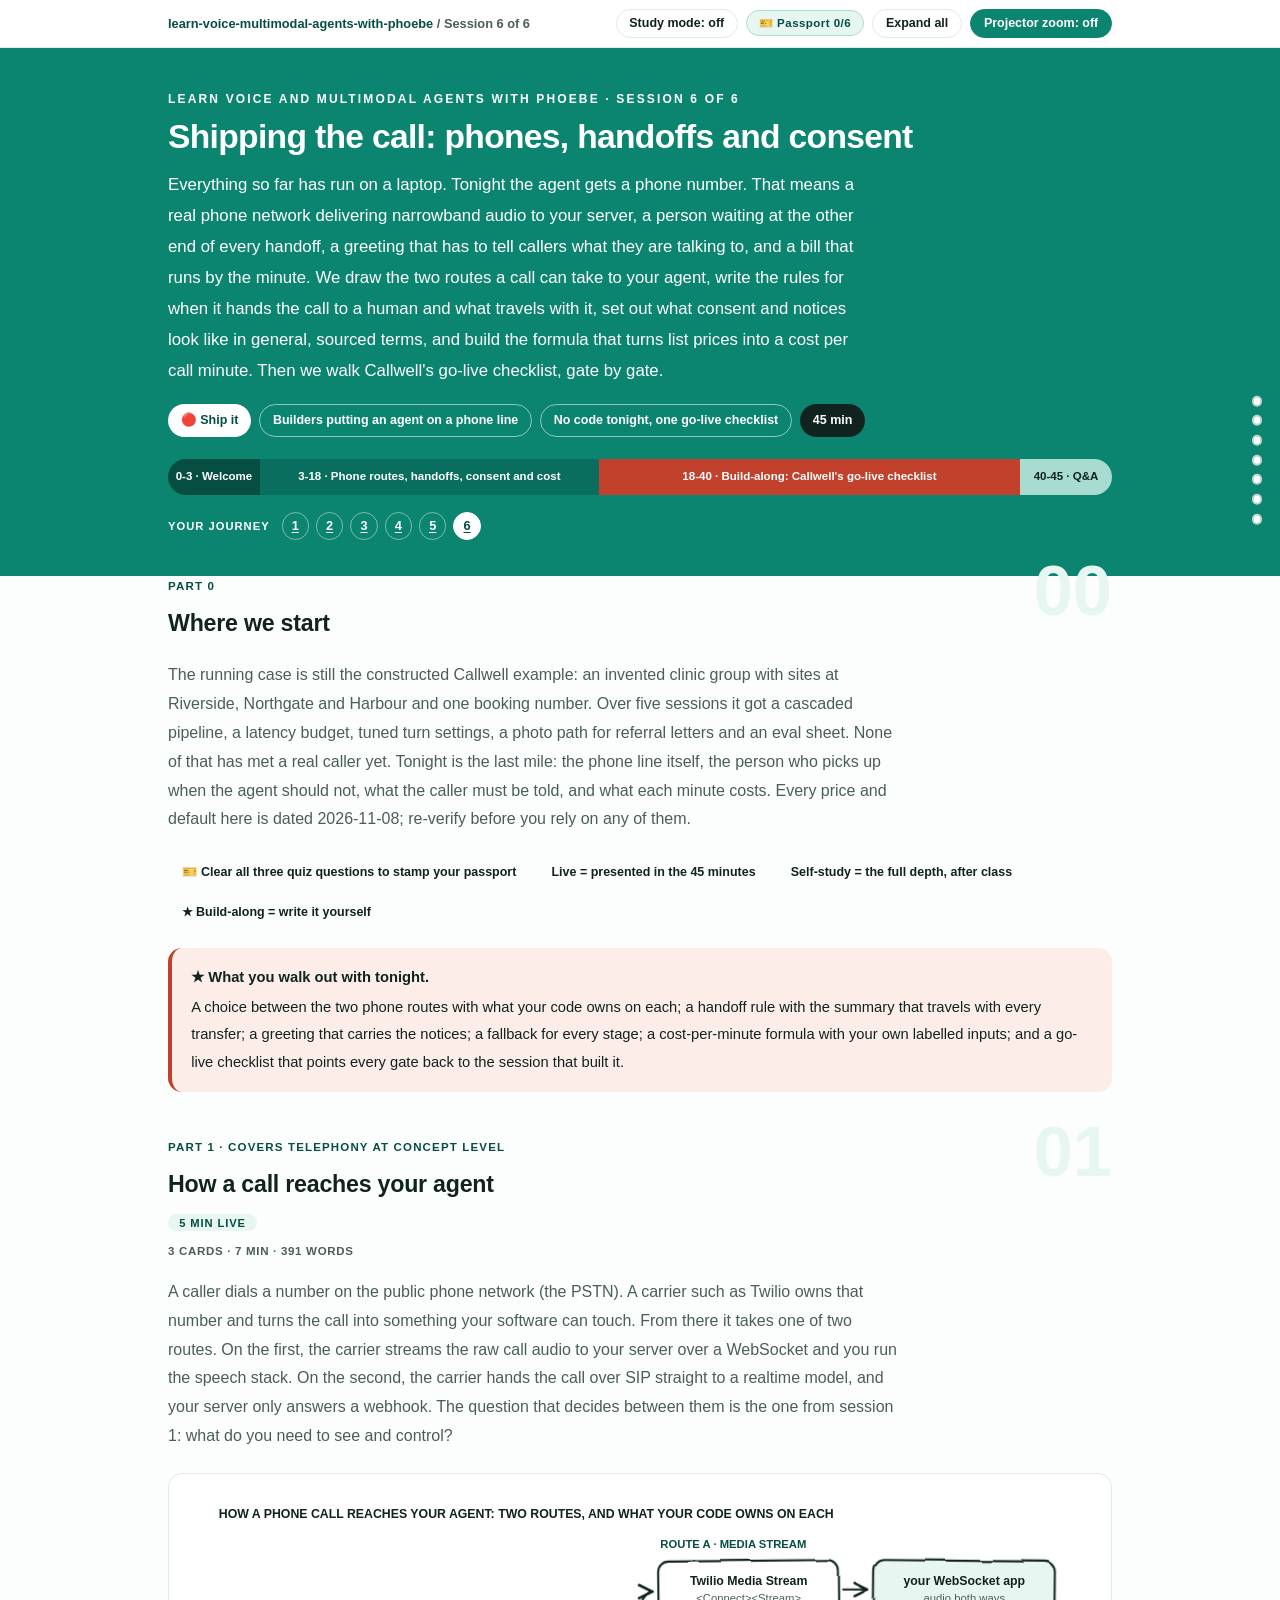
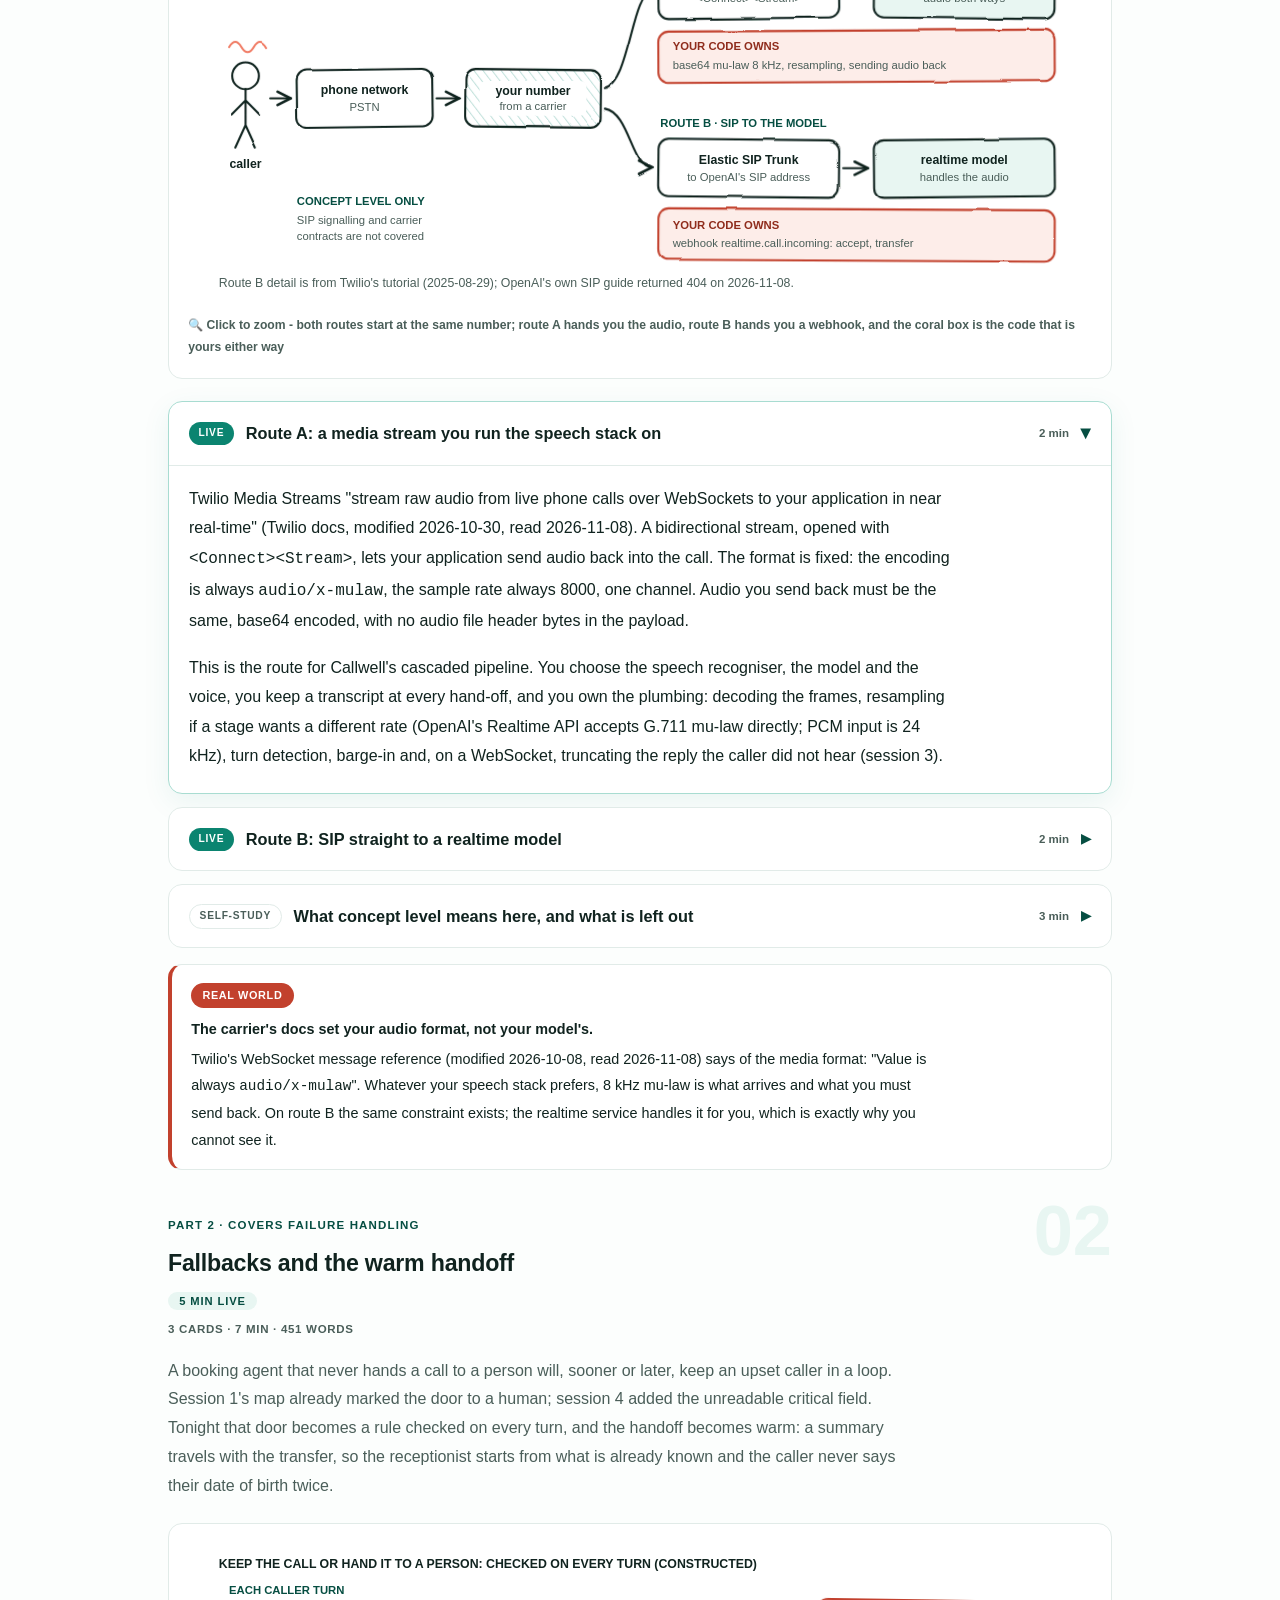
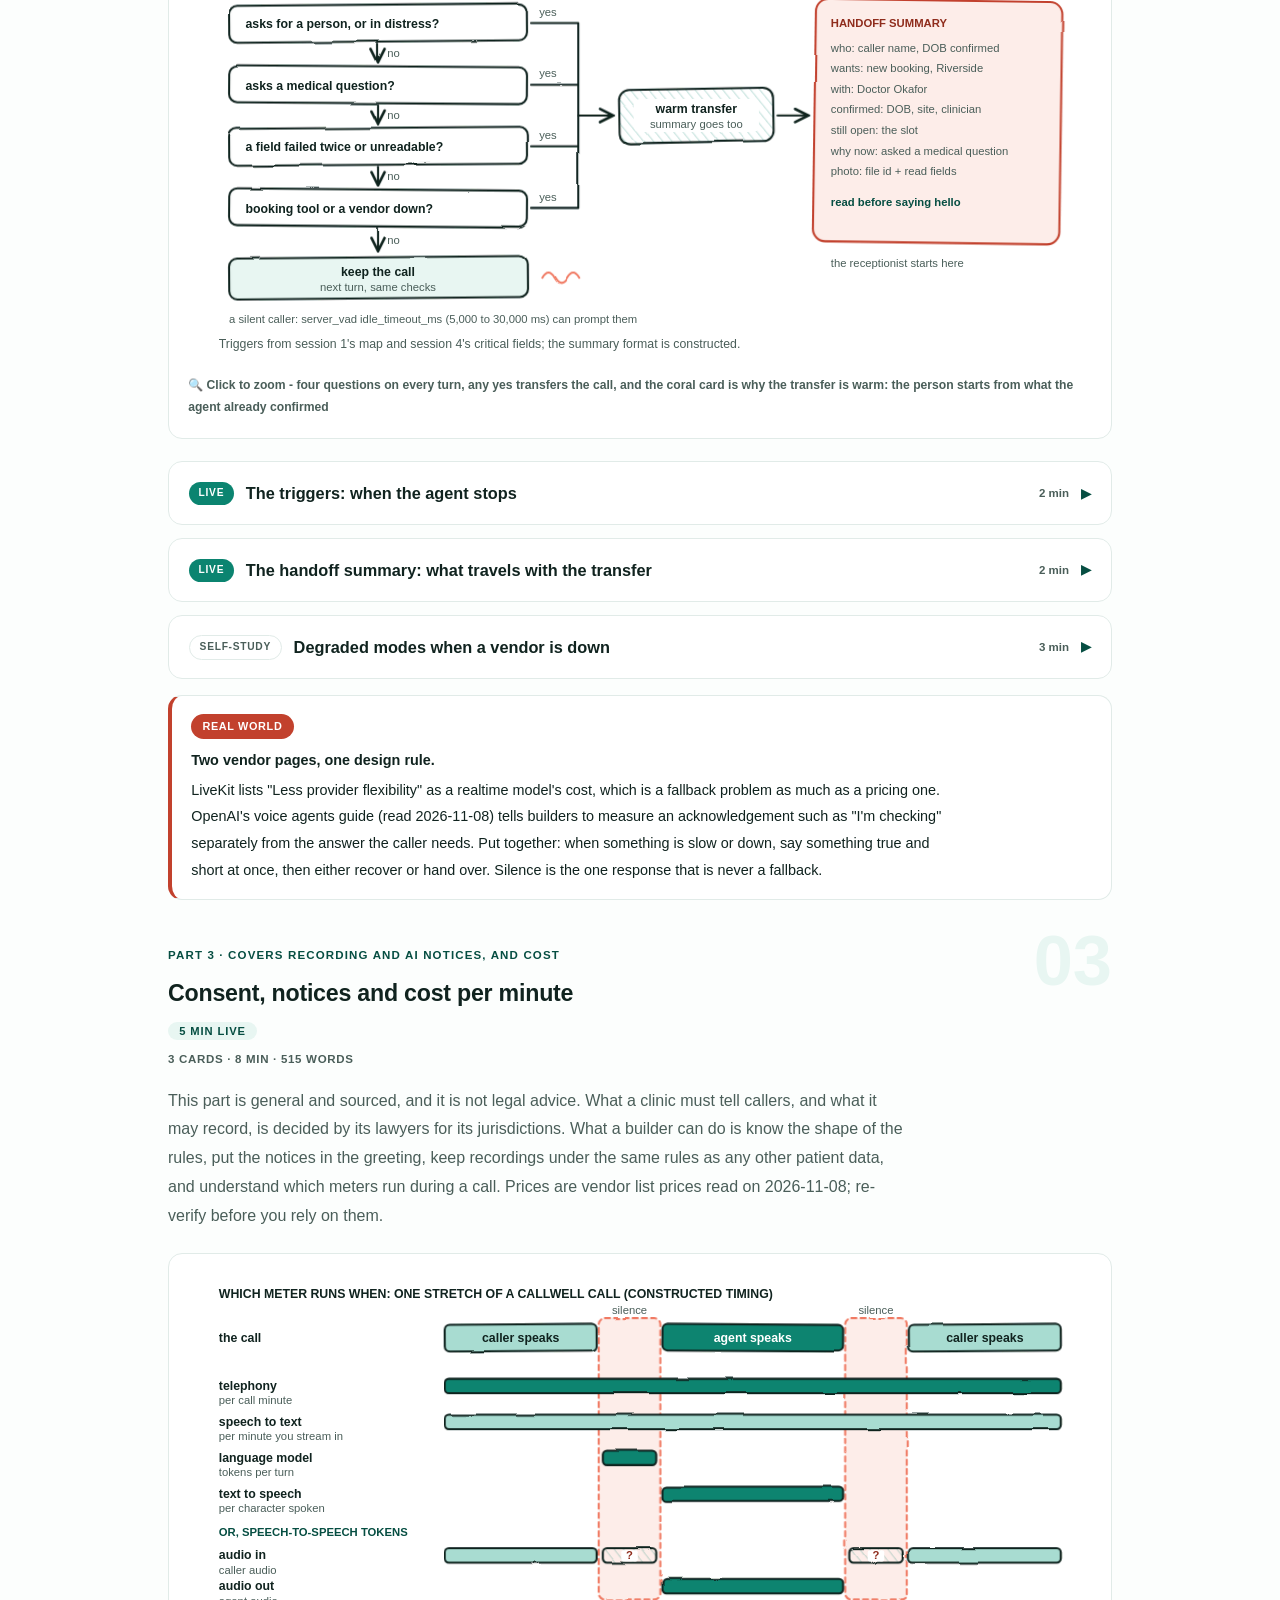
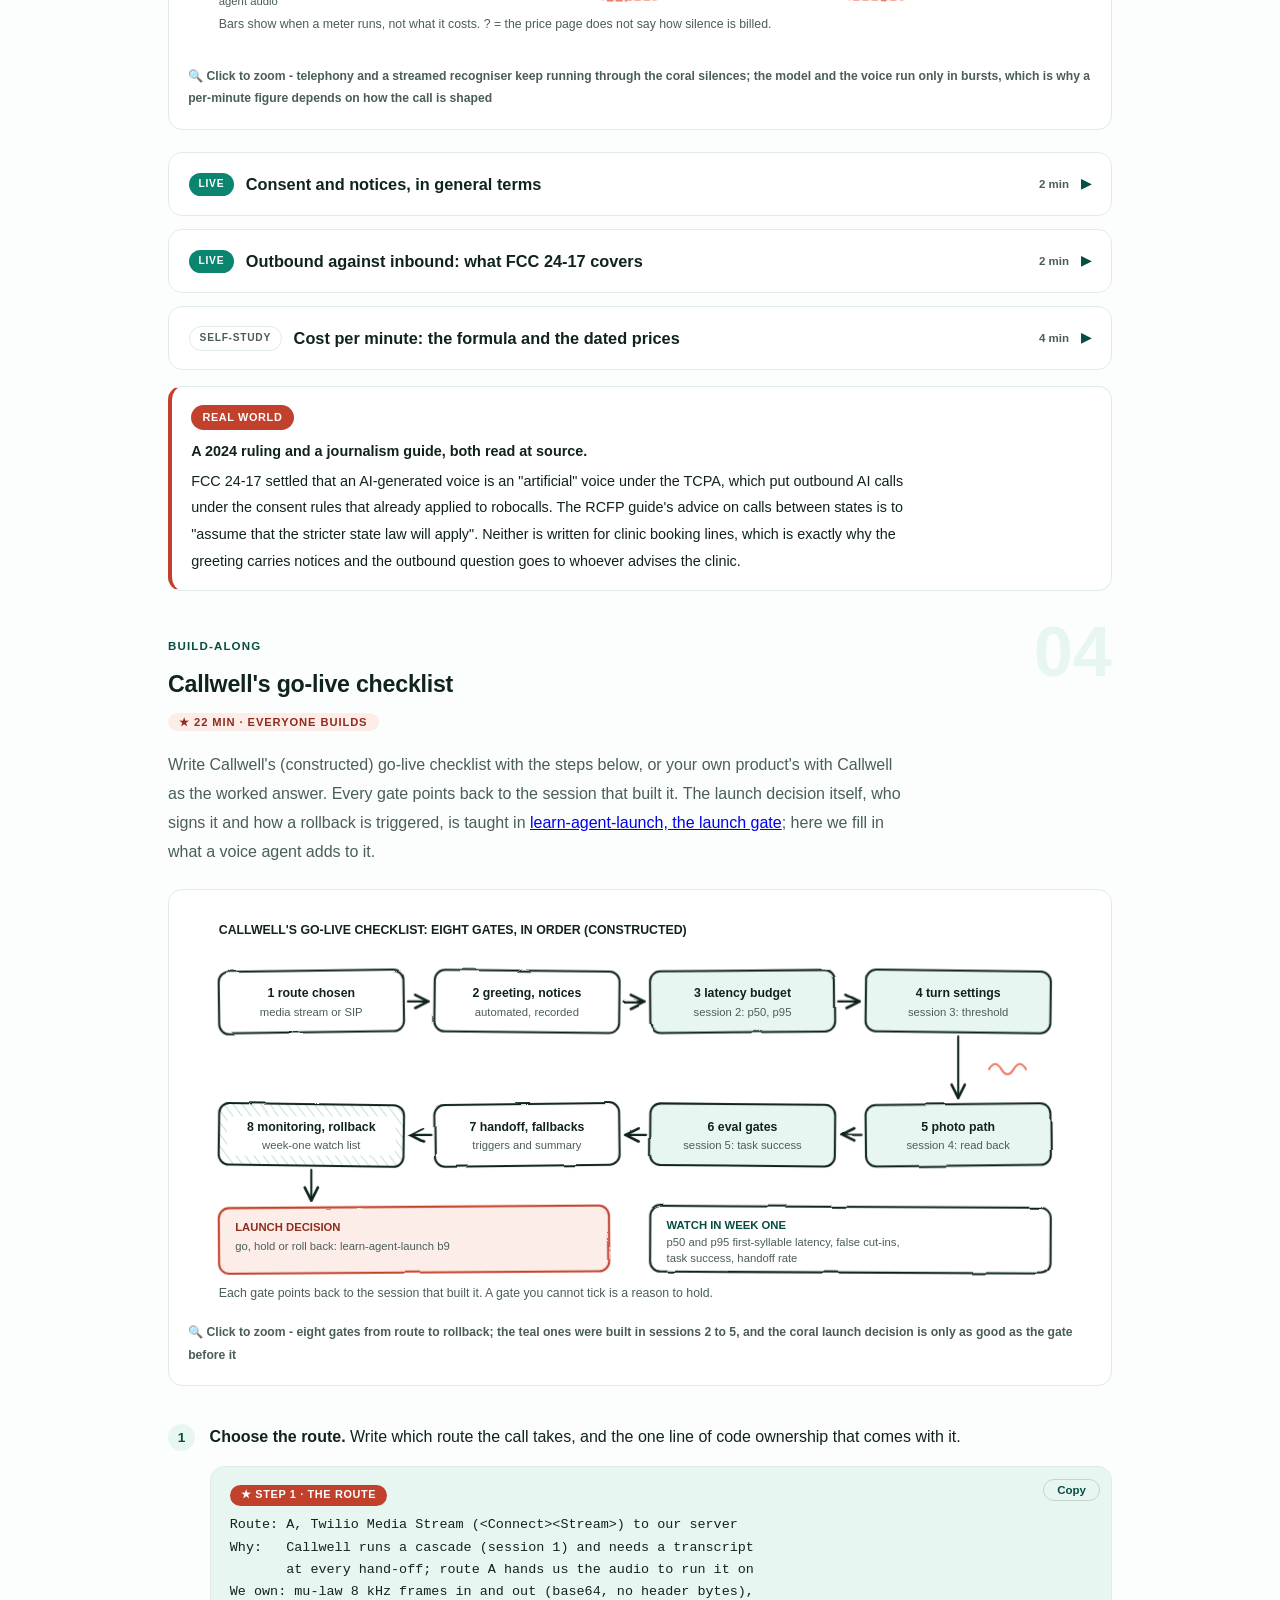
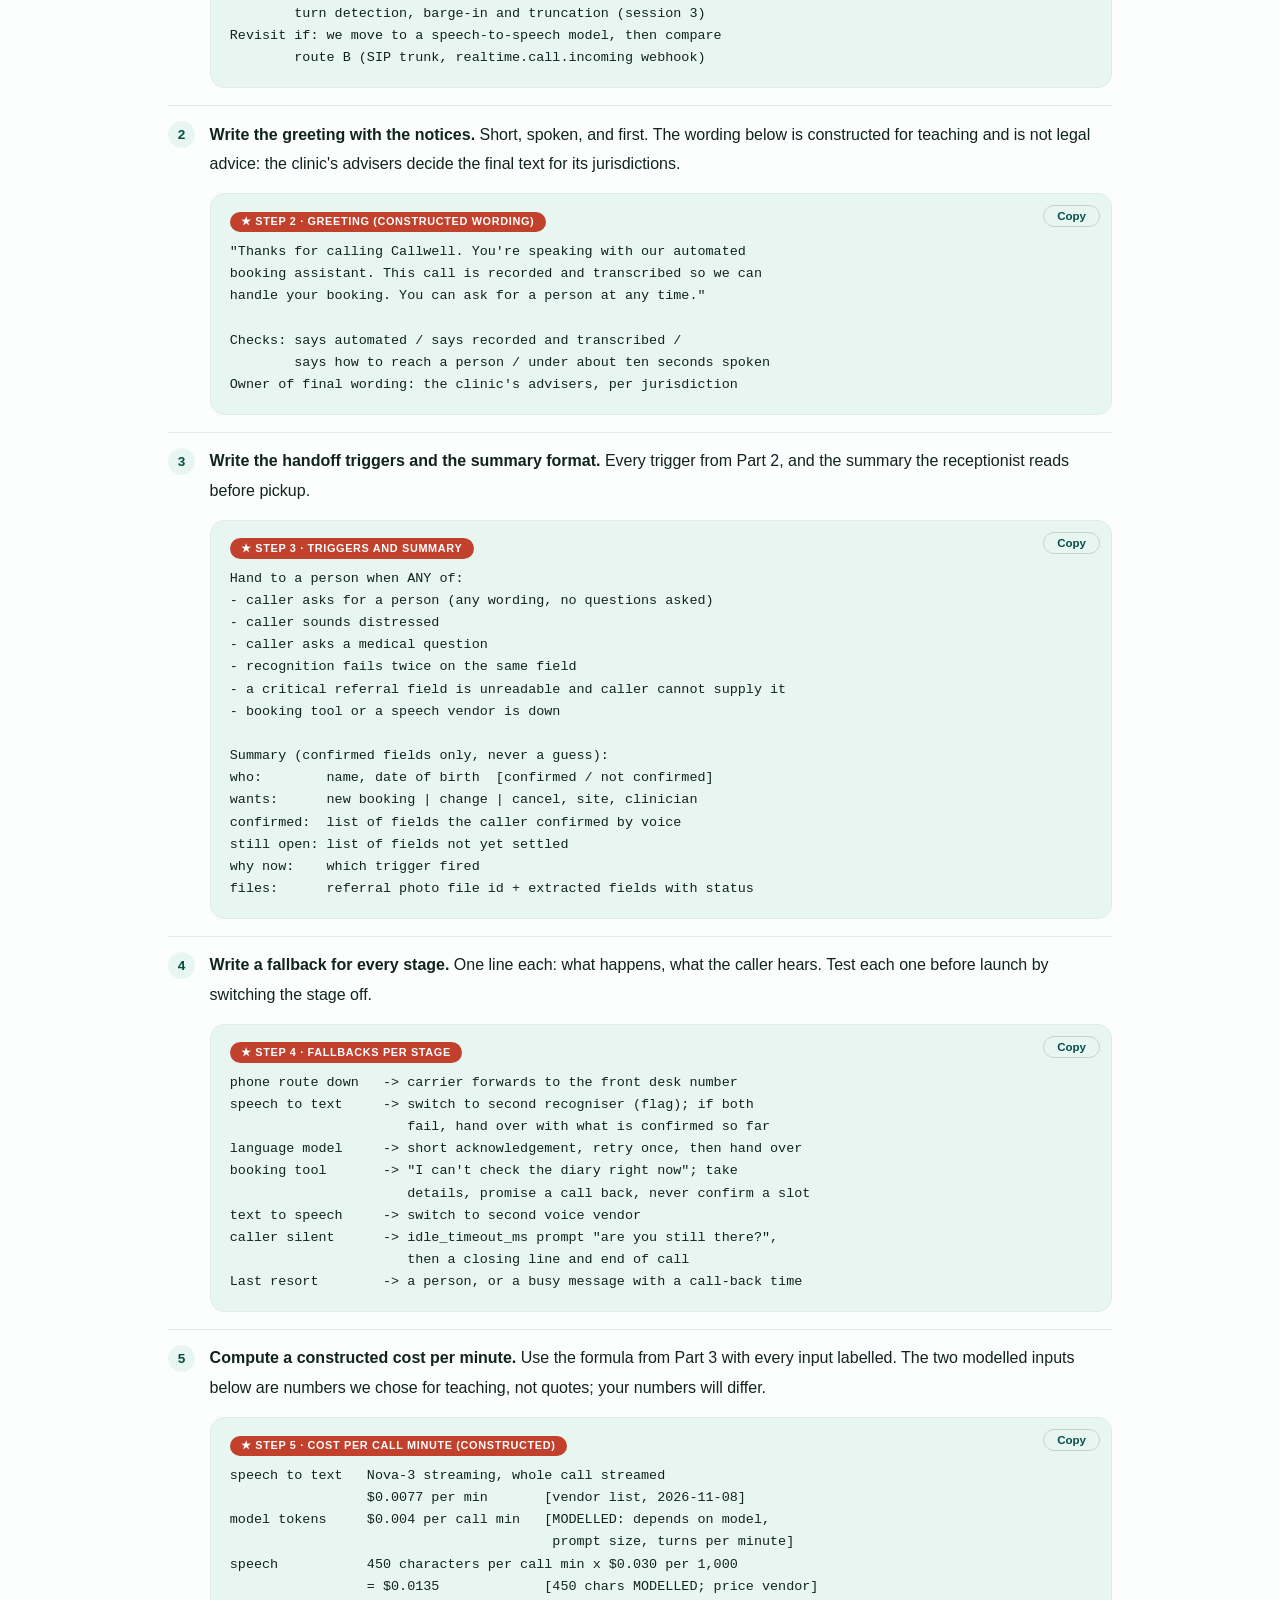
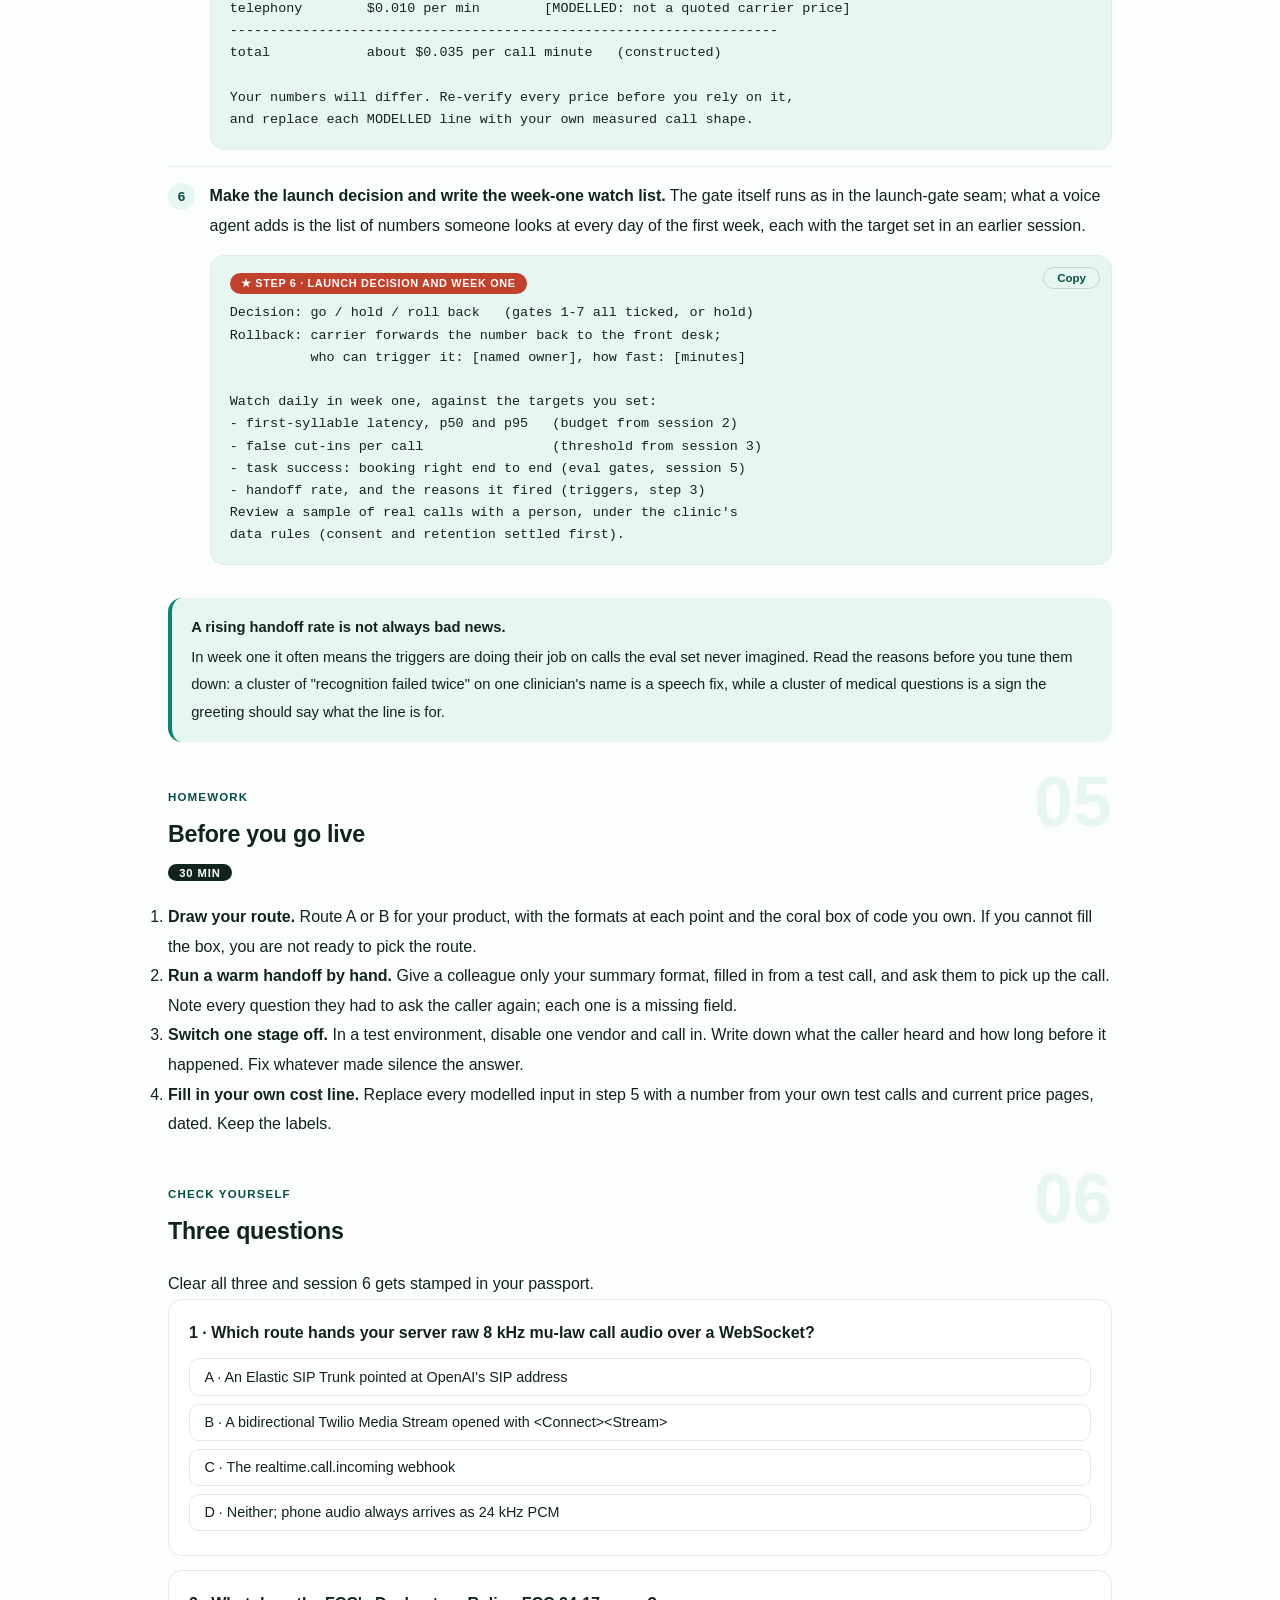
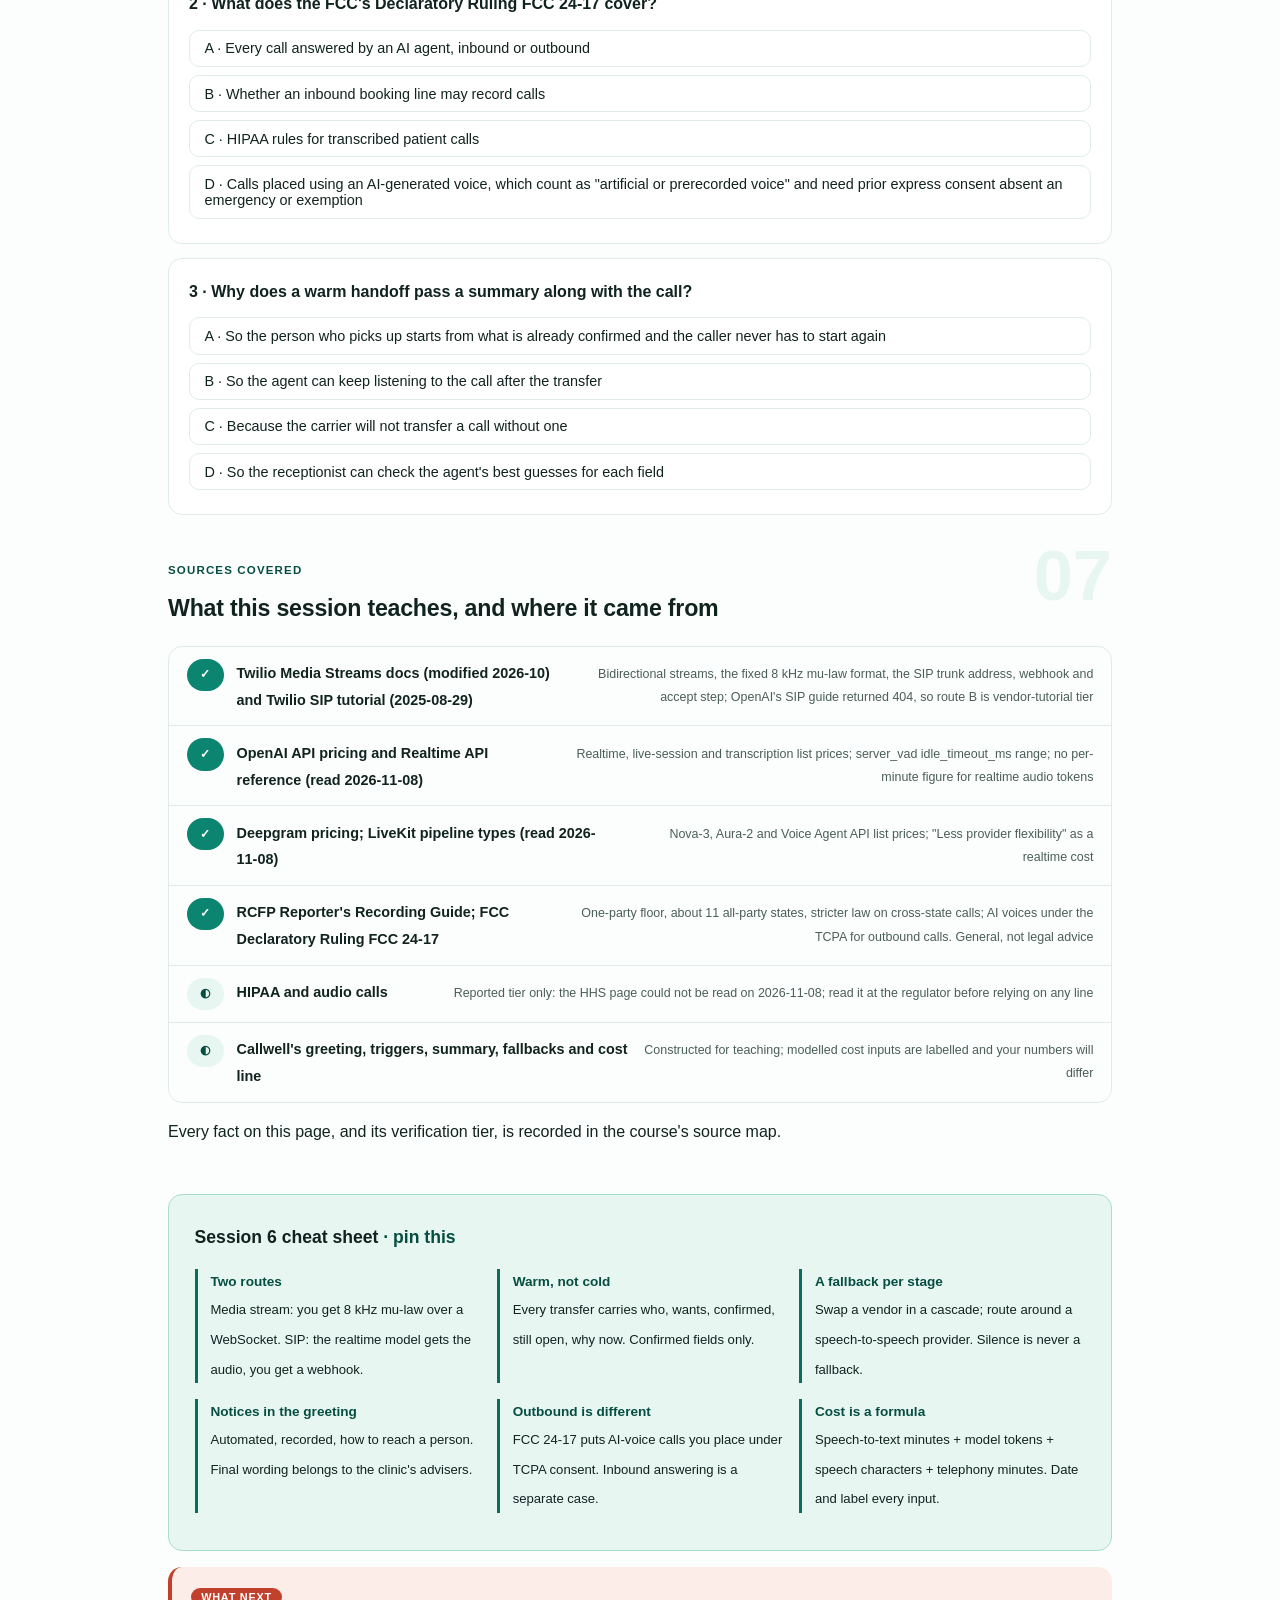
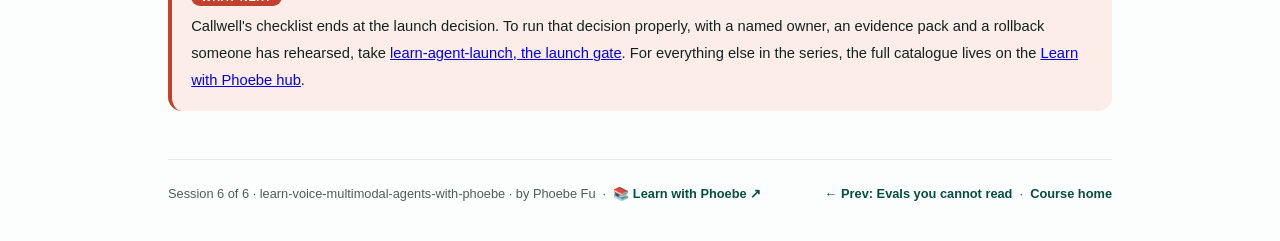
<file: courses/06-shipping-the-call.html>
<!DOCTYPE html>
<html lang="en">
<head>
<meta charset="UTF-8">
<meta name="viewport" content="width=device-width, initial-scale=1.0">
<!-- social:start -->
<meta name="description" content="Session 6 of 6. How a phone call reaches your agent (a Twilio media stream or SIP straight to a realtime model), the warm handoff that never makes a caller start again, fallbacks per stage, recording and AI-voice notices in general sourced terms, and a cost-per-minute formula. Ends with Callwell's go-live checklist.">
<meta property="og:type" content="article">
<meta property="og:site_name" content="Learn with Phoebe">
<meta property="og:title" content="Shipping the call: phones, handoffs and consent - learn voice and multimodal agents with phoebe">
<meta property="og:description" content="Session 6 of 6. Two routes from the phone network to your agent, the warm handoff, consent and notices, and what each minute of a call costs at dated list prices.">
<meta property="og:url" content="https://phoebefu6.github.io/learn-voice-multimodal-agents-with-phoebe/courses/06-shipping-the-call.html">
<meta property="og:image" content="https://phoebefu6.github.io/learn-voice-multimodal-agents-with-phoebe/assets/og-cover.png">
<meta property="og:image:width" content="1200">
<meta property="og:image:height" content="630">
<meta name="twitter:card" content="summary_large_image">
<meta name="twitter:title" content="Shipping the call: phones, handoffs and consent - learn voice and multimodal agents with phoebe">
<meta name="twitter:description" content="Session 6 of 6. Phone routes, warm handoffs, consent notices and a cost-per-minute formula, ending in a go-live checklist.">
<meta name="twitter:image" content="https://phoebefu6.github.io/learn-voice-multimodal-agents-with-phoebe/assets/og-cover.png">
<!-- social:end -->
<title>Session 6 · Shipping the call: phones, handoffs and consent - learn voice and multimodal agents with phoebe</title>
<link rel="stylesheet" href="../assets/style.css?v=2">
</head>
<body>

<div class="toolbar">
  <div class="wrap">
    <span class="crumb"><a href="../index.html">learn-voice-multimodal-agents-with-phoebe</a> / Session 6 of 6</span>
    <button class="btn" id="toggle-all" type="button">Expand all</button>
    <button class="btn primary" id="zoom-toggle" type="button">Projector zoom: off</button>
  </div>
</div>

<header class="masthead">
  <div class="wrap">
    <div class="eyebrow">Learn Voice and Multimodal Agents with Phoebe · Session 6 of 6</div>
    <h1>Shipping the <span class="accent">call</span>: phones, handoffs and consent</h1>
    <p class="sub">Everything so far has run on a laptop. Tonight the agent gets a phone number. That means a real phone network delivering narrowband audio to your server, a person waiting at the other end of every handoff, a greeting that has to tell callers what they are talking to, and a bill that runs by the minute. We draw the two routes a call can take to your agent, write the rules for when it hands the call to a human and what travels with it, set out what consent and notices look like in general, sourced terms, and build the formula that turns list prices into a cost per call minute. Then we walk Callwell's go-live checklist, gate by gate.</p>
    <div class="chip-row">
      <span class="chip level">🔴 Ship it</span>
      <span class="chip audience">Builders putting an agent on a phone line</span>
      <span class="chip audience">No code tonight, one go-live checklist</span>
      <span class="chip time">45 min</span>
    </div>
    <div class="agenda">
      <span class="a1" style="flex:1">0-3 · Welcome</span>
      <span class="a2" style="flex:4">3-18 · Phone routes, handoffs, consent and cost</span>
      <span class="a3" style="flex:5">18-40 · Build-along: Callwell's go-live checklist</span>
      <span class="a4" style="flex:1">40-45 · Q&amp;A</span>
    </div>
  </div>
</header>

<main class="wrap">

  <section class="section" id="intro">
    <div class="section-kicker">
      <span class="klabel">Part 0</span>
      <h2>Where we start</h2>
    </div>
    <p class="lede">The running case is still the constructed Callwell example: an invented clinic group with sites at Riverside, Northgate and Harbour and one booking number. Over five sessions it got a cascaded pipeline, a latency budget, tuned turn settings, a photo path for referral letters and an eval sheet. None of that has met a real caller yet. Tonight is the last mile: the phone line itself, the person who picks up when the agent should not, what the caller must be told, and what each minute costs. Every price and default here is dated 2026-11-08; re-verify before you rely on any of them.</p>

    <div class="legend">
      <span class="pill">🎫 Clear all three quiz questions to stamp your passport</span>
      <span class="pill">Live = presented in the 45 minutes</span>
      <span class="pill">Self-study = the full depth, after class</span>
      <span class="pill">★ Build-along = write it yourself</span>
    </div>

    <div class="callout win">
      <p><strong>★ What you walk out with tonight.</strong> A choice between the two phone routes with what your code owns on each; a handoff rule with the summary that travels with every transfer; a greeting that carries the notices; a fallback for every stage; a cost-per-minute formula with your own labelled inputs; and a go-live checklist that points every gate back to the session that built it.</p>
    </div>
  </section>

  <section class="section" id="part-1">
    <div class="section-kicker">
      <span class="klabel">Part 1 · covers telephony at concept level</span>
      <h2>How a call reaches your agent</h2>
      <span class="tag concept">5 min live</span>
    </div>
    <p class="lede">A caller dials a number on the public phone network (the PSTN). A carrier such as Twilio owns that number and turns the call into something your software can touch. From there it takes one of two routes. On the first, the carrier streams the raw call audio to your server over a WebSocket and you run the speech stack. On the second, the carrier hands the call over SIP straight to a realtime model, and your server only answers a webhook. The question that decides between them is the one from session 1: what do you need to see and control?</p>

    <figure class="zoomable">
      <svg viewBox="0 0 880 400" xmlns="http://www.w3.org/2000/svg" role="img" aria-label="A caller on the phone network reaches a number held by a carrier, then the call forks. Route A, media stream: Twilio Media Streams opened with Connect Stream sends audio both ways over a WebSocket to your app; your code owns base64 mu-law 8 kHz audio, resampling and sending audio back. Route B, SIP to the model: an Elastic SIP Trunk points at OpenAI's SIP address and a realtime model handles the audio; your code owns the realtime.call.incoming webhook, accepting the call and transferring it. SIP signalling and carrier contracts are not covered.">
        <defs>
          <filter id="v6aSk" x="-3%" y="-3%" width="106%" height="106%"><feTurbulence type="fractalNoise" baseFrequency="0.02" numOctaves="2" seed="61" result="n"/><feDisplacementMap in="SourceGraphic" in2="n" scale="2.4" xChannelSelector="R" yChannelSelector="G"/></filter>
          <pattern id="v6aHc" patternUnits="userSpaceOnUse" width="7" height="7" patternTransform="rotate(-38)"><line x1="0" y1="0" x2="0" y2="7" stroke="#0B8470" stroke-width="1" opacity=".5"/></pattern>
          <marker id="v6aAr" viewBox="0 0 10 10" refX="9" refY="5" markerWidth="8" markerHeight="8" orient="auto"><path d="M1 1 L9 5 L1 9" fill="none" stroke="#10231F" stroke-width="1.6" stroke-linecap="round"/></marker>
        </defs>
        <style>
          .v6aH { font: 800 12px Inter, sans-serif; fill: #10231F; }
          .v6aL { font: 600 12px Inter, sans-serif; fill: #10231F; }
          .v6aS { font: 400 11px Inter, sans-serif; fill: #4A5E59; }
          .v6aB { font: 800 11px Inter, sans-serif; fill: #8F2C1C; }
          .v6aA { font: 700 11px Inter, sans-serif; fill: #064E42; }
          .v6aN { font: 400 12px Inter, sans-serif; fill: #4A5E59; }
        </style>

        <text class="v6aH" x="30" y="24">HOW A PHONE CALL REACHES YOUR AGENT: TWO ROUTES, AND WHAT YOUR CODE OWNS ON EACH</text>

        <g filter="url(#v6aSk)" fill="none" stroke="#10231F" stroke-width="2" stroke-linecap="round" stroke-linejoin="round">
          <path d="M40 150 q6 -10 12 0 q6 10 12 0 q6 -10 12 0" stroke="#F07A63"/>
          <circle cx="56" cy="178" r="13" fill="#FFFFFF"/>
          <path d="M56 191 L56 226 M56 202 L42 216 M56 202 L70 216 M56 226 L46 248 M56 226 L66 248"/>
          <path d="M80 200 L100 200" marker-end="url(#v6aAr)"/>
          <rect x="106" y="172" width="132" height="56" rx="10" transform="rotate(-0.8 172 200)" fill="#FFFFFF"/>
          <path d="M242 200 L264 200" marker-end="url(#v6aAr)"/>
          <rect x="270" y="172" width="132" height="56" rx="10" transform="rotate(0.6 336 200)" fill="url(#v6aHc)"/>
          <path d="M406 190 C430 186 432 96 452 96" marker-end="url(#v6aAr)"/>
          <path d="M406 210 C430 214 432 268 452 268" marker-end="url(#v6aAr)"/>
          <rect x="458" y="66" width="176" height="56" rx="10" transform="rotate(-0.6 546 94)" fill="#FFFFFF"/>
          <path d="M638 94 L662 94" marker-end="url(#v6aAr)"/>
          <rect x="668" y="66" width="176" height="56" rx="10" transform="rotate(0.6 756 94)" fill="#E8F6F2"/>
          <rect x="458" y="134" width="386" height="50" rx="10" transform="rotate(-0.3 651 159)" fill="#FDEDE9" stroke="#C2412D"/>
          <rect x="458" y="240" width="176" height="56" rx="10" transform="rotate(0.6 546 268)" fill="#FFFFFF"/>
          <path d="M638 268 L662 268" marker-end="url(#v6aAr)"/>
          <rect x="668" y="240" width="176" height="56" rx="10" transform="rotate(-0.6 756 268)" fill="#E8F6F2"/>
          <rect x="458" y="308" width="386" height="50" rx="10" transform="rotate(0.3 651 333)" fill="#FDEDE9" stroke="#C2412D"/>
        </g>

        <text class="v6aL" x="56" y="268" text-anchor="middle">caller</text>
        <text class="v6aL" x="172" y="196" text-anchor="middle">phone network</text>
        <text class="v6aS" x="172" y="212" text-anchor="middle">PSTN</text>
        <rect x="284" y="183" width="104" height="34" rx="6" fill="#FFFFFF"/>
        <text class="v6aL" x="336" y="197" text-anchor="middle">your number</text>
        <text class="v6aS" x="336" y="211" text-anchor="middle">from a carrier</text>

        <text class="v6aA" x="460" y="54">ROUTE A · MEDIA STREAM</text>
        <text class="v6aL" x="546" y="90" text-anchor="middle">Twilio Media Stream</text>
        <text class="v6aS" x="546" y="106" text-anchor="middle">&lt;Connect&gt;&lt;Stream&gt;</text>
        <text class="v6aL" x="756" y="90" text-anchor="middle">your WebSocket app</text>
        <text class="v6aS" x="756" y="106" text-anchor="middle">audio both ways</text>
        <text class="v6aB" x="472" y="153">YOUR CODE OWNS</text>
        <text class="v6aS" x="472" y="171">base64 mu-law 8 kHz, resampling, sending audio back</text>

        <text class="v6aA" x="460" y="228">ROUTE B · SIP TO THE MODEL</text>
        <text class="v6aL" x="546" y="264" text-anchor="middle">Elastic SIP Trunk</text>
        <text class="v6aS" x="546" y="280" text-anchor="middle">to OpenAI's SIP address</text>
        <text class="v6aL" x="756" y="264" text-anchor="middle">realtime model</text>
        <text class="v6aS" x="756" y="280" text-anchor="middle">handles the audio</text>
        <text class="v6aB" x="472" y="327">YOUR CODE OWNS</text>
        <text class="v6aS" x="472" y="345">webhook realtime.call.incoming: accept, transfer</text>

        <text class="v6aA" x="106" y="304">CONCEPT LEVEL ONLY</text>
        <text class="v6aS" x="106" y="322">SIP signalling and carrier</text>
        <text class="v6aS" x="106" y="338">contracts are not covered</text>

        <text class="v6aN" x="30" y="384">Route B detail is from Twilio's tutorial (2025-08-29); OpenAI's own SIP guide returned 404 on 2026-11-08.</text>
      </svg>
      <figcaption>🔍 Click to zoom - both routes start at the same number; route A hands you the audio, route B hands you a webhook, and the coral box is the code that is yours either way</figcaption>
    </figure>

    <details class="card" open>
      <summary><span class="mode live">Live</span>Route A: a media stream you run the speech stack on<span class="mini">2 min</span><span class="caret">▶</span></summary>
      <div class="body">
        <p>Twilio Media Streams "stream raw audio from live phone calls over WebSockets to your application in near real-time" (Twilio docs, modified 2026-10-30, read 2026-11-08). A bidirectional stream, opened with <code>&lt;Connect&gt;&lt;Stream&gt;</code>, lets your application send audio back into the call. The format is fixed: the encoding is always <code>audio/x-mulaw</code>, the sample rate always 8000, one channel. Audio you send back must be the same, base64 encoded, with no audio file header bytes in the payload.</p>
        <p>This is the route for Callwell's cascaded pipeline. You choose the speech recogniser, the model and the voice, you keep a transcript at every hand-off, and you own the plumbing: decoding the frames, resampling if a stage wants a different rate (OpenAI's Realtime API accepts G.711 mu-law directly; PCM input is 24 kHz), turn detection, barge-in and, on a WebSocket, truncating the reply the caller did not hear (session 3).</p>
      </div>
    </details>

    <details class="card">
      <summary><span class="mode live">Live</span>Route B: SIP straight to a realtime model<span class="mini">2 min</span><span class="caret">▶</span></summary>
      <div class="body">
        <p>Twilio's tutorial (2025-08-29, a vendor tutorial) creates an Elastic SIP Trunk and sets its address to <code>sip:&lt;project-id&gt;@sip.api.openai.com;transport=tls</code>. When a call arrives, OpenAI fires a <code>realtime.call.incoming</code> webhook at your project, and in the tutorial's words "the first thing you have to do is respond and say you are accepting the call". The realtime model then hears and speaks; your server never touches an audio frame.</p>
        <p>Treat the detail as vendor-tutorial tier. OpenAI's own SIP guide returned 404 when we read on 2026-11-08, and a secondary summary of it says the app can also reject, refer (transfer) or hang up a call by REST. That transfer is the handoff in Part 2, so confirm how it works on the current guide before you design around it.</p>
      </div>
    </details>

    <details class="card">
      <summary><span class="mode self">Self-study</span>What concept level means here, and what is left out<span class="mini">3 min</span><span class="caret">▶</span></summary>
      <div class="body">
        <p>Concept level means you can say which route a call takes, what format the audio is in at each point, and which code is yours. It does not mean you can run a telephony stack. Left out on purpose: SIP signalling, codecs beyond naming G.711, number porting, carrier contracts and regional phone rules. A carrier's own documentation and support team own those.</p>
        <p>The routes map onto session 1's choice. Route A suits a cascade, or a realtime model you still want to front with your own server for logging. Route B suits a speech-to-speech build where the realtime session owning the audio is the point. Either way you still need the turn settings from session 3 and the eval gates from session 5.</p>
      </div>
    </details>

    <div class="callout example">
      <span class="ex-pill">Real world</span>
      <p><strong>The carrier's docs set your audio format, not your model's.</strong> Twilio's WebSocket message reference (modified 2026-10-08, read 2026-11-08) says of the media format: "Value is always <code>audio/x-mulaw</code>". Whatever your speech stack prefers, 8 kHz mu-law is what arrives and what you must send back. On route B the same constraint exists; the realtime service handles it for you, which is exactly why you cannot see it.</p>
    </div>
  </section>

  <section class="section" id="part-2">
    <div class="section-kicker">
      <span class="klabel">Part 2 · covers failure handling</span>
      <h2>Fallbacks and the warm handoff</h2>
      <span class="tag concept">5 min live</span>
    </div>
    <p class="lede">A booking agent that never hands a call to a person will, sooner or later, keep an upset caller in a loop. Session 1's map already marked the door to a human; session 4 added the unreadable critical field. Tonight that door becomes a rule checked on every turn, and the handoff becomes warm: a summary travels with the transfer, so the receptionist starts from what is already known and the caller never says their date of birth twice.</p>

    <figure class="zoomable">
      <svg viewBox="0 0 880 410" xmlns="http://www.w3.org/2000/svg" role="img" aria-label="A decision tree checked on each caller turn. Four questions in order: asks for a person or in distress; asks a medical question; a field failed twice or is unreadable; booking tool or a vendor down. Any yes leads to a warm transfer, which carries a handoff summary card: who, with date of birth confirmed; wants a new booking at Riverside; with Doctor Okafor; confirmed date of birth, site and clinician; still open the slot; why now, asked a medical question; photo file id and read fields. All no keeps the call for the next turn. A silent caller can be prompted with server_vad idle_timeout_ms between 5,000 and 30,000 ms.">
        <defs>
          <filter id="v6bSk" x="-3%" y="-3%" width="106%" height="106%"><feTurbulence type="fractalNoise" baseFrequency="0.02" numOctaves="2" seed="67" result="n"/><feDisplacementMap in="SourceGraphic" in2="n" scale="2.4" xChannelSelector="R" yChannelSelector="G"/></filter>
          <pattern id="v6bHc" patternUnits="userSpaceOnUse" width="7" height="7" patternTransform="rotate(-38)"><line x1="0" y1="0" x2="0" y2="7" stroke="#0B8470" stroke-width="1" opacity=".5"/></pattern>
          <marker id="v6bAr" viewBox="0 0 10 10" refX="9" refY="5" markerWidth="8" markerHeight="8" orient="auto"><path d="M1 1 L9 5 L1 9" fill="none" stroke="#10231F" stroke-width="1.6" stroke-linecap="round"/></marker>
        </defs>
        <style>
          .v6bH { font: 800 12px Inter, sans-serif; fill: #10231F; }
          .v6bL { font: 600 12px Inter, sans-serif; fill: #10231F; }
          .v6bS { font: 400 11px Inter, sans-serif; fill: #4A5E59; }
          .v6bB { font: 800 11px Inter, sans-serif; fill: #8F2C1C; }
          .v6bA { font: 700 11px Inter, sans-serif; fill: #064E42; }
          .v6bN { font: 400 12px Inter, sans-serif; fill: #4A5E59; }
        </style>

        <text class="v6bH" x="30" y="24">KEEP THE CALL OR HAND IT TO A PERSON: CHECKED ON EVERY TURN (CONSTRUCTED)</text>
        <text class="v6bA" x="40" y="50">EACH CALLER TURN</text>

        <g filter="url(#v6bSk)" fill="none" stroke="#10231F" stroke-width="2" stroke-linecap="round" stroke-linejoin="round">
          <rect x="40" y="60" width="290" height="36" rx="8" transform="rotate(-0.5 185 78)" fill="#FFFFFF"/>
          <path d="M185 98 L185 116" marker-end="url(#v6bAr)"/>
          <rect x="40" y="120" width="290" height="36" rx="8" transform="rotate(0.4 185 138)" fill="#FFFFFF"/>
          <path d="M185 158 L185 176" marker-end="url(#v6bAr)"/>
          <rect x="40" y="180" width="290" height="36" rx="8" transform="rotate(-0.4 185 198)" fill="#FFFFFF"/>
          <path d="M185 218 L185 236" marker-end="url(#v6bAr)"/>
          <rect x="40" y="240" width="290" height="36" rx="8" transform="rotate(0.5 185 258)" fill="#FFFFFF"/>
          <path d="M185 278 L185 300" marker-end="url(#v6bAr)"/>
          <rect x="40" y="306" width="290" height="40" rx="8" transform="rotate(-0.5 185 326)" fill="#E8F6F2"/>
          <path d="M334 78 L380 78 M334 138 L380 138 M334 198 L380 198 M334 258 L380 258 M380 78 L380 258"/>
          <path d="M380 168 L414 168" marker-end="url(#v6bAr)"/>
          <rect x="420" y="142" width="150" height="52" rx="10" transform="rotate(-1 495 168)" fill="url(#v6bHc)"/>
          <path d="M574 168 L604 168" marker-end="url(#v6bAr)"/>
          <rect x="610" y="56" width="240" height="236" rx="12" transform="rotate(0.8 730 174)" fill="#FDEDE9" stroke="#C2412D"/>
          <path d="M345 326 q6 -10 12 0 q6 10 12 0 q6 -10 12 0" stroke="#F07A63"/>
        </g>

        <text class="v6bL" x="56" y="83">asks for a person, or in distress?</text>
        <text class="v6bL" x="56" y="143">asks a medical question?</text>
        <text class="v6bL" x="56" y="203">a field failed twice or unreadable?</text>
        <text class="v6bL" x="56" y="263">booking tool or a vendor down?</text>
        <text class="v6bS" x="194" y="111">no</text>
        <text class="v6bS" x="194" y="171">no</text>
        <text class="v6bS" x="194" y="231">no</text>
        <text class="v6bS" x="194" y="293">no</text>
        <text class="v6bS" x="342" y="71">yes</text>
        <text class="v6bS" x="342" y="131">yes</text>
        <text class="v6bS" x="342" y="191">yes</text>
        <text class="v6bS" x="342" y="251">yes</text>
        <text class="v6bL" x="185" y="324" text-anchor="middle">keep the call</text>
        <text class="v6bS" x="185" y="339" text-anchor="middle">next turn, same checks</text>

        <rect x="434" y="152" width="122" height="32" rx="6" fill="#FFFFFF"/>
        <text class="v6bL" x="495" y="166" text-anchor="middle">warm transfer</text>
        <text class="v6bS" x="495" y="180" text-anchor="middle">summary goes too</text>

        <text class="v6bB" x="626" y="82">HANDOFF SUMMARY</text>
        <text class="v6bS" x="626" y="106">who: caller name, DOB confirmed</text>
        <text class="v6bS" x="626" y="126">wants: new booking, Riverside</text>
        <text class="v6bS" x="626" y="146">with: Doctor Okafor</text>
        <text class="v6bS" x="626" y="166">confirmed: DOB, site, clinician</text>
        <text class="v6bS" x="626" y="186">still open: the slot</text>
        <text class="v6bS" x="626" y="206">why now: asked a medical question</text>
        <text class="v6bS" x="626" y="226">photo: file id + read fields</text>
        <text class="v6bA" x="626" y="256">read before saying hello</text>
        <text class="v6bS" x="626" y="316">the receptionist starts here</text>

        <text class="v6bS" x="40" y="370">a silent caller: server_vad idle_timeout_ms (5,000 to 30,000 ms) can prompt them</text>
        <text class="v6bN" x="30" y="394">Triggers from session 1's map and session 4's critical fields; the summary format is constructed.</text>
      </svg>
      <figcaption>🔍 Click to zoom - four questions on every turn, any yes transfers the call, and the coral card is why the transfer is warm: the person starts from what the agent already confirmed</figcaption>
    </figure>

    <details class="card">
      <summary><span class="mode live">Live</span>The triggers: when the agent stops<span class="mini">2 min</span><span class="caret">▶</span></summary>
      <div class="body">
        <p>Callwell's triggers come straight from earlier sessions. <strong>The caller asks for a person</strong>, at any point, in any words: never argue, never ask why. <strong>The caller sounds distressed.</strong> <strong>A medical question</strong>: the agent books appointments and does not interpret symptoms or letters. <strong>Recognition fails twice on the same field</strong>, such as a clinician's name that keeps coming back wrong. <strong>A critical field is unreadable</strong> on the referral photo and the caller cannot supply it (session 4's routing rule). <strong>A tool is down</strong>, so the booking cannot be checked.</p>
        <p>Two notes. Distress is the hardest trigger to detect from a transcript, which is one reason session 5 asked for a sample of real calls to be reviewed by a person. And a silent caller is not yet a trigger: OpenAI's <code>server_vad</code> has an optional <code>idle_timeout_ms</code> (5,000 to 30,000 ms, no default listed, read 2026-11-08), described as a timeout "after which a model response will be triggered automatically", which lets the agent ask "are you still there?" before anyone transfers anything.</p>
      </div>
    </details>

    <details class="card">
      <summary><span class="mode live">Live</span>The handoff summary: what travels with the transfer<span class="mini">2 min</span><span class="caret">▶</span></summary>
      <div class="body">
        <p>A cold transfer drops the caller into a queue and the receptionist asks "how can I help?", so the caller starts again. A warm transfer passes a short summary first: <strong>who</strong> the caller is and which identity checks are done, <strong>what they want</strong>, <strong>what is already confirmed</strong> and what is still open, <strong>why</strong> the agent handed over, and any file the caller sent. The receptionist reads it before saying hello.</p>
        <p>Keep it short enough to read in the seconds before pickup, write it from confirmed fields only (session 4's status flags make that easy), and never put a guess in it as a fact. If the agent was unsure of a name, the summary says "clinician not confirmed", not its best guess.</p>
      </div>
    </details>

    <details class="card">
      <summary><span class="mode self">Self-study</span>Degraded modes when a vendor is down<span class="mini">3 min</span><span class="caret">▶</span></summary>
      <div class="body">
        <p>Plan one fallback per stage, before launch, and test each one. In a cascade, each stage is a separate vendor you can swap: a second speech recogniser behind a flag, a second voice, a smaller model for the acknowledgement while the main one recovers. In a speech-to-speech build, LiveKit's pipeline page (read 2026-11-08) names the cost plainly: "Less provider flexibility: You're committed to a single provider's model for the full speech-to-speech path." If that provider fails, the whole speech path fails at once, and the fallback is a route around the agent, not a swap inside it.</p>
        <p>Whatever the pipeline, the last fallback is the same: the call goes to a person, or to a message that says plainly the line is busy and when someone will call back. A tool outage is its own case: the agent can still take the details and promise a call back, as long as it never confirms a booking it could not check.</p>
      </div>
    </details>

    <div class="callout example">
      <span class="ex-pill">Real world</span>
      <p><strong>Two vendor pages, one design rule.</strong> LiveKit lists "Less provider flexibility" as a realtime model's cost, which is a fallback problem as much as a pricing one. OpenAI's voice agents guide (read 2026-11-08) tells builders to measure an acknowledgement such as "I'm checking" separately from the answer the caller needs. Put together: when something is slow or down, say something true and short at once, then either recover or hand over. Silence is the one response that is never a fallback.</p>
    </div>
  </section>

  <section class="section" id="part-3">
    <div class="section-kicker">
      <span class="klabel">Part 3 · covers recording and AI notices, and cost</span>
      <h2>Consent, notices and cost per minute</h2>
      <span class="tag concept">5 min live</span>
    </div>
    <p class="lede">This part is general and sourced, and it is not legal advice. What a clinic must tell callers, and what it may record, is decided by its lawyers for its jurisdictions. What a builder can do is know the shape of the rules, put the notices in the greeting, keep recordings under the same rules as any other patient data, and understand which meters run during a call. Prices are vendor list prices read on 2026-11-08; re-verify before you rely on them.</p>

    <figure class="zoomable">
      <svg viewBox="0 0 880 372" xmlns="http://www.w3.org/2000/svg" role="img" aria-label="One stretch of a Callwell call on a timeline: caller speaks, silence, agent speaks, silence, caller speaks. Below, the meters. Telephony runs for the whole call. Speech to text runs on all audio you stream in, including silence. The language model runs in the silence after the caller's turn. Text to speech runs while the agent speaks. For a speech-to-speech model, audio input tokens run while the caller speaks, with a question mark over the silences, and audio output tokens run while the agent speaks. The silences are shaded coral.">
        <defs>
          <filter id="v6cSk" x="-3%" y="-3%" width="106%" height="106%"><feTurbulence type="fractalNoise" baseFrequency="0.02" numOctaves="2" seed="71" result="n"/><feDisplacementMap in="SourceGraphic" in2="n" scale="2.4" xChannelSelector="R" yChannelSelector="G"/></filter>
          <pattern id="v6cHc" patternUnits="userSpaceOnUse" width="7" height="7" patternTransform="rotate(-38)"><line x1="0" y1="0" x2="0" y2="7" stroke="#0B8470" stroke-width="1" opacity=".5"/></pattern>
          <marker id="v6cAr" viewBox="0 0 10 10" refX="9" refY="5" markerWidth="8" markerHeight="8" orient="auto"><path d="M1 1 L9 5 L1 9" fill="none" stroke="#10231F" stroke-width="1.6" stroke-linecap="round"/></marker>
        </defs>
        <style>
          .v6cH { font: 800 12px Inter, sans-serif; fill: #10231F; }
          .v6cL { font: 600 12px Inter, sans-serif; fill: #10231F; }
          .v6cS { font: 400 11px Inter, sans-serif; fill: #4A5E59; }
          .v6cB { font: 800 11px Inter, sans-serif; fill: #8F2C1C; }
          .v6cA { font: 700 11px Inter, sans-serif; fill: #064E42; }
          .v6cW { font: 800 12px Inter, sans-serif; fill: #FFFFFF; }
          .v6cN { font: 400 12px Inter, sans-serif; fill: #4A5E59; }
        </style>

        <text class="v6cH" x="30" y="24">WHICH METER RUNS WHEN: ONE STRETCH OF A CALLWELL CALL (CONSTRUCTED TIMING)</text>

        <g filter="url(#v6cSk)" fill="none" stroke="#10231F" stroke-width="2" stroke-linecap="round" stroke-linejoin="round">
          <rect x="400" y="44" width="60" height="274" rx="6" fill="#FDEDE9" stroke="#F07A63" stroke-dasharray="5 4"/>
          <rect x="640" y="44" width="60" height="274" rx="6" fill="#FDEDE9" stroke="#F07A63" stroke-dasharray="5 4"/>
          <rect x="250" y="50" width="148" height="26" rx="5" transform="rotate(-0.4 324 63)" fill="#A8DCD1"/>
          <rect x="462" y="50" width="176" height="26" rx="5" transform="rotate(0.4 550 63)" fill="#0B8470"/>
          <rect x="702" y="50" width="148" height="26" rx="5" transform="rotate(-0.4 776 63)" fill="#A8DCD1"/>
          <rect x="250" y="103" width="600" height="14" rx="4" fill="#0B8470"/>
          <rect x="250" y="138" width="600" height="14" rx="4" fill="#A8DCD1"/>
          <rect x="404" y="173" width="52" height="14" rx="4" fill="#0B8470"/>
          <rect x="462" y="208" width="176" height="14" rx="4" fill="#0B8470"/>
          <rect x="250" y="268" width="148" height="14" rx="4" fill="#A8DCD1"/>
          <rect x="404" y="268" width="52" height="14" rx="4" fill="url(#v6cHc)"/>
          <rect x="644" y="268" width="52" height="14" rx="4" fill="url(#v6cHc)"/>
          <rect x="702" y="268" width="148" height="14" rx="4" fill="#A8DCD1"/>
          <rect x="462" y="298" width="176" height="14" rx="4" fill="#0B8470"/>
        </g>

        <text class="v6cL" x="30" y="67">the call</text>
        <text class="v6cL" x="324" y="67" text-anchor="middle">caller speaks</text>
        <text class="v6cS" x="430" y="40" text-anchor="middle">silence</text>
        <text class="v6cW" x="550" y="67" text-anchor="middle">agent speaks</text>
        <text class="v6cS" x="670" y="40" text-anchor="middle">silence</text>
        <text class="v6cL" x="776" y="67" text-anchor="middle">caller speaks</text>

        <text class="v6cL" x="30" y="114">telephony</text>
        <text class="v6cS" x="30" y="128">per call minute</text>
        <text class="v6cL" x="30" y="149">speech to text</text>
        <text class="v6cS" x="30" y="163">per minute you stream in</text>
        <text class="v6cL" x="30" y="184">language model</text>
        <text class="v6cS" x="30" y="198">tokens per turn</text>
        <text class="v6cL" x="30" y="219">text to speech</text>
        <text class="v6cS" x="30" y="233">per character spoken</text>
        <text class="v6cA" x="30" y="256">OR, SPEECH-TO-SPEECH TOKENS</text>
        <text class="v6cL" x="30" y="279">audio in</text>
        <text class="v6cS" x="30" y="293">caller audio</text>
        <text class="v6cL" x="30" y="309">audio out</text>
        <text class="v6cS" x="30" y="323">agent audio</text>
        <rect x="422" y="270" width="16" height="11" rx="2" fill="#FFFFFF"/>
        <text class="v6cB" x="430" y="279" text-anchor="middle">?</text>
        <rect x="662" y="270" width="16" height="11" rx="2" fill="#FFFFFF"/>
        <text class="v6cB" x="670" y="279" text-anchor="middle">?</text>

        <text class="v6cN" x="30" y="346">Bars show when a meter runs, not what it costs. ? = the price page does not say how silence is billed.</text>
      </svg>
      <figcaption>🔍 Click to zoom - telephony and a streamed recogniser keep running through the coral silences; the model and the voice run only in bursts, which is why a per-minute figure depends on how the call is shaped</figcaption>
    </figure>

    <details class="card">
      <summary><span class="mode live">Live</span>Consent and notices, in general terms<span class="mini">2 min</span><span class="caret">▶</span></summary>
      <div class="body">
        <p><strong>Recording.</strong> The Reporters Committee for Freedom of the Press recording guide (read 2026-11-08, no page date, a journalism reference) sets out the US shape: one-party consent is the federal floor, about 11 states primarily require all-party consent, and on calls that cross state lines the guide advises assuming the stricter state law applies. State rules change; whoever advises the clinic checks each one.</p>
        <p><strong>Notices.</strong> As practice, not as a legal requirement we are stating: tell callers in the greeting that they are talking to an automated assistant, that the call is recorded or transcribed, and how to reach a person. It costs a few seconds and removes the most common reason a caller feels misled.</p>
        <p><strong>Health context.</strong> Recorded or transcribed calls are data, and your privacy rules and contracts cover them like any other patient record: who can hear them, how long they are kept, which vendors process them. On HIPAA specifically, secondary summaries report that HHS guidance treats audio-only telehealth as allowed with reasonable safeguards and treats VoIP and stored audio as electronic; the HHS page itself could not be read on 2026-11-08 (reported tier). Read the regulator's guidance at hhs.gov, with whoever advises the clinic.</p>
      </div>
    </details>

    <details class="card">
      <summary><span class="mode live">Live</span>Outbound against inbound: what FCC 24-17 covers<span class="mini">2 min</span><span class="caret">▶</span></summary>
      <div class="body">
        <p>The FCC's Declaratory Ruling FCC 24-17 (adopted 2024-02-02, released 2024-02-08, read at source) holds that the TCPA's restrictions on "artificial or prerecorded voice" cover current AI technologies that generate human voices, so such calls need the prior express consent of the called party, absent an emergency purpose or an exemption.</p>
        <p>The ruling is about calls you <strong>place</strong>. Callwell's agent answers calls that patients place to the clinic, which is a different situation. The moment Callwell adds outbound reminder calls in the agent's voice, those calls fall under the ruling, and the consent question has to be answered before the first one dials. Scope creep from inbound to outbound is the common way a team walks into this without noticing.</p>
      </div>
    </details>

    <details class="card">
      <summary><span class="mode self">Self-study</span>Cost per minute: the formula and the dated prices<span class="mini">4 min</span><span class="caret">▶</span></summary>
      <div class="body">
        <p><strong>The formula, for a cascade:</strong> cost per call minute = speech-to-text minutes + model tokens + speech characters + telephony minutes, each divided back to one minute of call. For speech-to-speech, swap the first three for audio tokens in and out plus any text tokens. The figure above is the reason it is a formula and not a number: the meters run at different times, so the same agent costs different amounts on a chatty call and a quiet one.</p>
        <table class="clean">
          <thead><tr><th>Part</th><th>List price, read 2026-11-08 (vendor-reported, re-verify)</th></tr></thead>
          <tbody>
            <tr><td>OpenAI gpt-realtime-2.1</td><td>Audio $32 in / $64 out per 1M tokens; no per-minute figure published, so do not convert</td></tr>
            <tr><td>OpenAI gpt-realtime-2.1-mini</td><td>Audio $10 in / $20 out per 1M tokens</td></tr>
            <tr><td>OpenAI gpt-live-1</td><td>$0.05 per minute, billed per second; backend model and tool use charged on top</td></tr>
            <tr><td>OpenAI gpt-4o-transcribe</td><td>$0.006 per minute (OpenAI marks it estimated)</td></tr>
            <tr><td>Deepgram Nova-3 streaming</td><td>$0.0077 per minute</td></tr>
            <tr><td>Deepgram Aura-2 speech</td><td>$0.030 per 1,000 characters</td></tr>
            <tr><td>Deepgram Voice Agent API</td><td>$0.075 per minute, bundled speech to text, model orchestration and speech</td></tr>
          </tbody>
        </table>
        <p>These are not a ranking. A bundle, a per-minute session with extras on top, and three separately metered parts contain different things; telephony is outside all of them. Compare like with like, on your own call shape.</p>
      </div>
    </details>

    <div class="callout example">
      <span class="ex-pill">Real world</span>
      <p><strong>A 2024 ruling and a journalism guide, both read at source.</strong> FCC 24-17 settled that an AI-generated voice is an "artificial" voice under the TCPA, which put outbound AI calls under the consent rules that already applied to robocalls. The RCFP guide's advice on calls between states is to "assume that the stricter state law will apply". Neither is written for clinic booking lines, which is exactly why the greeting carries notices and the outbound question goes to whoever advises the clinic.</p>
    </div>
  </section>

  <section class="section" id="demo-1">
    <div class="section-kicker">
      <span class="klabel">Build-along</span>
      <h2>Callwell's go-live checklist</h2>
      <span class="tag demo">★ 22 min · everyone builds</span>
    </div>
    <p class="lede">Write Callwell's (constructed) go-live checklist with the steps below, or your own product's with Callwell as the worked answer. Every gate points back to the session that built it. The launch decision itself, who signs it and how a rollback is triggered, is taught in <a href="https://phoebefu6.github.io/learn-agent-launch-with-phoebe/courses/b9-the-launch-gate.html">learn-agent-launch, the launch gate</a>; here we fill in what a voice agent adds to it.</p>

    <figure class="zoomable">
      <svg viewBox="0 0 880 392" xmlns="http://www.w3.org/2000/svg" role="img" aria-label="Eight gates in order, snaking across two rows. Row one: 1 route chosen, media stream or SIP; 2 greeting and notices, automated and recorded; 3 latency budget, session 2 p50 and p95; 4 turn settings, session 3 threshold. Row two, right to left: 5 photo path, session 4 read back; 6 eval gates, session 5 task success; 7 handoff and fallbacks, triggers and summary; 8 monitoring and rollback, week-one watch list. Gate 8 leads to the launch decision, go, hold or roll back, run by learn-agent-launch b9. Beside it, the week-one watch list: p50 and p95 first-syllable latency, false cut-ins, task success, handoff rate.">
        <defs>
          <filter id="v6dSk" x="-3%" y="-3%" width="106%" height="106%"><feTurbulence type="fractalNoise" baseFrequency="0.02" numOctaves="2" seed="79" result="n"/><feDisplacementMap in="SourceGraphic" in2="n" scale="2.4" xChannelSelector="R" yChannelSelector="G"/></filter>
          <pattern id="v6dHc" patternUnits="userSpaceOnUse" width="7" height="7" patternTransform="rotate(-38)"><line x1="0" y1="0" x2="0" y2="7" stroke="#0B8470" stroke-width="1" opacity=".5"/></pattern>
          <marker id="v6dAr" viewBox="0 0 10 10" refX="9" refY="5" markerWidth="8" markerHeight="8" orient="auto"><path d="M1 1 L9 5 L1 9" fill="none" stroke="#10231F" stroke-width="1.6" stroke-linecap="round"/></marker>
        </defs>
        <style>
          .v6dH { font: 800 12px Inter, sans-serif; fill: #10231F; }
          .v6dL { font: 600 12px Inter, sans-serif; fill: #10231F; }
          .v6dS { font: 400 11px Inter, sans-serif; fill: #4A5E59; }
          .v6dB { font: 800 11px Inter, sans-serif; fill: #8F2C1C; }
          .v6dA { font: 700 11px Inter, sans-serif; fill: #064E42; }
          .v6dN { font: 400 12px Inter, sans-serif; fill: #4A5E59; }
        </style>

        <text class="v6dH" x="30" y="24">CALLWELL'S GO-LIVE CHECKLIST: EIGHT GATES, IN ORDER (CONSTRUCTED)</text>

        <g filter="url(#v6dSk)" fill="none" stroke="#10231F" stroke-width="2" stroke-linecap="round" stroke-linejoin="round">
          <rect x="30" y="60" width="180" height="60" rx="10" transform="rotate(-0.8 120 90)" fill="#FFFFFF"/>
          <path d="M214 90 L234 90" marker-end="url(#v6dAr)"/>
          <rect x="240" y="60" width="180" height="60" rx="10" transform="rotate(0.6 330 90)" fill="#FFFFFF"/>
          <path d="M424 90 L444 90" marker-end="url(#v6dAr)"/>
          <rect x="450" y="60" width="180" height="60" rx="10" transform="rotate(-0.5 540 90)" fill="#E8F6F2"/>
          <path d="M634 90 L654 90" marker-end="url(#v6dAr)"/>
          <rect x="660" y="60" width="180" height="60" rx="10" transform="rotate(0.7 750 90)" fill="#E8F6F2"/>
          <path d="M750 124 L750 184" marker-end="url(#v6dAr)"/>
          <path d="M780 156 q6 -10 12 0 q6 10 12 0 q6 -10 12 0" stroke="#F07A63"/>
          <rect x="660" y="190" width="180" height="60" rx="10" transform="rotate(-0.6 750 220)" fill="#E8F6F2"/>
          <path d="M656 220 L636 220" marker-end="url(#v6dAr)"/>
          <rect x="450" y="190" width="180" height="60" rx="10" transform="rotate(0.5 540 220)" fill="#E8F6F2"/>
          <path d="M446 220 L426 220" marker-end="url(#v6dAr)"/>
          <rect x="240" y="190" width="180" height="60" rx="10" transform="rotate(-0.7 330 220)" fill="#FFFFFF"/>
          <path d="M236 220 L216 220" marker-end="url(#v6dAr)"/>
          <rect x="30" y="190" width="180" height="60" rx="10" transform="rotate(0.8 120 220)" fill="url(#v6dHc)"/>
          <path d="M120 254 L120 284" marker-end="url(#v6dAr)"/>
          <rect x="30" y="290" width="380" height="64" rx="10" transform="rotate(-0.4 220 322)" fill="#FDEDE9" stroke="#C2412D"/>
          <rect x="450" y="290" width="390" height="64" rx="10" transform="rotate(0.3 645 322)" fill="#FFFFFF"/>
        </g>

        <text class="v6dL" x="120" y="86" text-anchor="middle">1 route chosen</text>
        <text class="v6dS" x="120" y="104" text-anchor="middle">media stream or SIP</text>
        <text class="v6dL" x="330" y="86" text-anchor="middle">2 greeting, notices</text>
        <text class="v6dS" x="330" y="104" text-anchor="middle">automated, recorded</text>
        <text class="v6dL" x="540" y="86" text-anchor="middle">3 latency budget</text>
        <text class="v6dS" x="540" y="104" text-anchor="middle">session 2: p50, p95</text>
        <text class="v6dL" x="750" y="86" text-anchor="middle">4 turn settings</text>
        <text class="v6dS" x="750" y="104" text-anchor="middle">session 3: threshold</text>
        <text class="v6dL" x="750" y="216" text-anchor="middle">5 photo path</text>
        <text class="v6dS" x="750" y="234" text-anchor="middle">session 4: read back</text>
        <text class="v6dL" x="540" y="216" text-anchor="middle">6 eval gates</text>
        <text class="v6dS" x="540" y="234" text-anchor="middle">session 5: task success</text>
        <text class="v6dL" x="330" y="216" text-anchor="middle">7 handoff, fallbacks</text>
        <text class="v6dS" x="330" y="234" text-anchor="middle">triggers and summary</text>
        <rect x="38" y="202" width="164" height="38" rx="6" fill="#FFFFFF"/>
        <text class="v6dL" x="120" y="216" text-anchor="middle">8 monitoring, rollback</text>
        <text class="v6dS" x="120" y="234" text-anchor="middle">week-one watch list</text>

        <text class="v6dB" x="46" y="314">LAUNCH DECISION</text>
        <text class="v6dS" x="46" y="332">go, hold or roll back: learn-agent-launch b9</text>
        <text class="v6dA" x="466" y="312">WATCH IN WEEK ONE</text>
        <text class="v6dS" x="466" y="328">p50 and p95 first-syllable latency, false cut-ins,</text>
        <text class="v6dS" x="466" y="344">task success, handoff rate</text>

        <text class="v6dN" x="30" y="378">Each gate points back to the session that built it. A gate you cannot tick is a reason to hold.</text>
      </svg>
      <figcaption>🔍 Click to zoom - eight gates from route to rollback; the teal ones were built in sessions 2 to 5, and the coral launch decision is only as good as the gate before it</figcaption>
    </figure>

    <div class="steps">
      <div class="step">
        <p><strong>Choose the route.</strong> Write which route the call takes, and the one line of code ownership that comes with it.</p>
        <div class="prompt-box good"><span class="label">★ Step 1 · the route</span>Route: A, Twilio Media Stream (&lt;Connect&gt;&lt;Stream&gt;) to our server
Why:   Callwell runs a cascade (session 1) and needs a transcript
       at every hand-off; route A hands us the audio to run it on
We own: mu-law 8 kHz frames in and out (base64, no header bytes),
        turn detection, barge-in and truncation (session 3)
Revisit if: we move to a speech-to-speech model, then compare
        route B (SIP trunk, realtime.call.incoming webhook)</div>
      </div>
      <div class="step">
        <p><strong>Write the greeting with the notices.</strong> Short, spoken, and first. The wording below is constructed for teaching and is not legal advice: the clinic's advisers decide the final text for its jurisdictions.</p>
        <div class="prompt-box good"><span class="label">★ Step 2 · greeting (constructed wording)</span>"Thanks for calling Callwell. You're speaking with our automated
booking assistant. This call is recorded and transcribed so we can
handle your booking. You can ask for a person at any time."

Checks: says automated / says recorded and transcribed /
        says how to reach a person / under about ten seconds spoken
Owner of final wording: the clinic's advisers, per jurisdiction</div>
      </div>
      <div class="step">
        <p><strong>Write the handoff triggers and the summary format.</strong> Every trigger from Part 2, and the summary the receptionist reads before pickup.</p>
        <div class="prompt-box good"><span class="label">★ Step 3 · triggers and summary</span>Hand to a person when ANY of:
- caller asks for a person (any wording, no questions asked)
- caller sounds distressed
- caller asks a medical question
- recognition fails twice on the same field
- a critical referral field is unreadable and caller cannot supply it
- booking tool or a speech vendor is down

Summary (confirmed fields only, never a guess):
who:        name, date of birth  [confirmed / not confirmed]
wants:      new booking | change | cancel, site, clinician
confirmed:  list of fields the caller confirmed by voice
still open: list of fields not yet settled
why now:    which trigger fired
files:      referral photo file id + extracted fields with status</div>
      </div>
      <div class="step">
        <p><strong>Write a fallback for every stage.</strong> One line each: what happens, what the caller hears. Test each one before launch by switching the stage off.</p>
        <div class="prompt-box good"><span class="label">★ Step 4 · fallbacks per stage</span>phone route down   -&gt; carrier forwards to the front desk number
speech to text     -&gt; switch to second recogniser (flag); if both
                      fail, hand over with what is confirmed so far
language model     -&gt; short acknowledgement, retry once, then hand over
booking tool       -&gt; "I can't check the diary right now"; take
                      details, promise a call back, never confirm a slot
text to speech     -&gt; switch to second voice vendor
caller silent      -&gt; idle_timeout_ms prompt "are you still there?",
                      then a closing line and end of call
Last resort        -&gt; a person, or a busy message with a call-back time</div>
      </div>
      <div class="step">
        <p><strong>Compute a constructed cost per minute.</strong> Use the formula from Part 3 with every input labelled. The two modelled inputs below are numbers we chose for teaching, not quotes; your numbers will differ.</p>
        <div class="prompt-box good"><span class="label">★ Step 5 · cost per call minute (constructed)</span>speech to text   Nova-3 streaming, whole call streamed
                 $0.0077 per min       [vendor list, 2026-11-08]
model tokens     $0.004 per call min   [MODELLED: depends on model,
                                        prompt size, turns per minute]
speech           450 characters per call min x $0.030 per 1,000
                 = $0.0135             [450 chars MODELLED; price vendor]
telephony        $0.010 per min        [MODELLED: not a quoted carrier price]
--------------------------------------------------------------------
total            about $0.035 per call minute   (constructed)

Your numbers will differ. Re-verify every price before you rely on it,
and replace each MODELLED line with your own measured call shape.</div>
      </div>
      <div class="step">
        <p><strong>Make the launch decision and write the week-one watch list.</strong> The gate itself runs as in the launch-gate seam; what a voice agent adds is the list of numbers someone looks at every day of the first week, each with the target set in an earlier session.</p>
        <div class="prompt-box good"><span class="label">★ Step 6 · launch decision and week one</span>Decision: go / hold / roll back   (gates 1-7 all ticked, or hold)
Rollback: carrier forwards the number back to the front desk;
          who can trigger it: [named owner], how fast: [minutes]

Watch daily in week one, against the targets you set:
- first-syllable latency, p50 and p95   (budget from session 2)
- false cut-ins per call                (threshold from session 3)
- task success: booking right end to end (eval gates, session 5)
- handoff rate, and the reasons it fired (triggers, step 3)
Review a sample of real calls with a person, under the clinic's
data rules (consent and retention settled first).</div>
      </div>
    </div>

    <div class="callout tip">
      <p><strong>A rising handoff rate is not always bad news.</strong> In week one it often means the triggers are doing their job on calls the eval set never imagined. Read the reasons before you tune them down: a cluster of "recognition failed twice" on one clinician's name is a speech fix, while a cluster of medical questions is a sign the greeting should say what the line is for.</p>
    </div>
  </section>

  <section class="section" id="exercise">
    <div class="section-kicker">
      <span class="klabel">Homework</span>
      <h2>Before you go live</h2>
      <span class="tag exercise">30 min</span>
    </div>
    <ol>
      <li><strong>Draw your route.</strong> Route A or B for your product, with the formats at each point and the coral box of code you own. If you cannot fill the box, you are not ready to pick the route.</li>
      <li><strong>Run a warm handoff by hand.</strong> Give a colleague only your summary format, filled in from a test call, and ask them to pick up the call. Note every question they had to ask the caller again; each one is a missing field.</li>
      <li><strong>Switch one stage off.</strong> In a test environment, disable one vendor and call in. Write down what the caller heard and how long before it happened. Fix whatever made silence the answer.</li>
      <li><strong>Fill in your own cost line.</strong> Replace every modelled input in step 5 with a number from your own test calls and current price pages, dated. Keep the labels.</li>
    </ol>
  </section>

  <section class="section" id="quiz">
    <div class="section-kicker">
      <span class="klabel">Check yourself</span>
      <h2>Three questions</h2>
    </div>
    <p>Clear all three and session 6 gets stamped in your passport.</p>

    <div class="quiz-q" data-answer="1">
      <p class="qtext">1 · Which route hands your server raw 8 kHz mu-law call audio over a WebSocket?</p>
      <button class="qopt" type="button">A · An Elastic SIP Trunk pointed at OpenAI's SIP address</button>
      <button class="qopt" type="button">B · A bidirectional Twilio Media Stream opened with &lt;Connect&gt;&lt;Stream&gt;</button>
      <button class="qopt" type="button">C · The realtime.call.incoming webhook</button>
      <button class="qopt" type="button">D · Neither; phone audio always arrives as 24 kHz PCM</button>
      <p class="qwhy">Twilio Media Streams send raw call audio over a WebSocket, and the format is always audio/x-mulaw at 8000 Hz, one channel. On the SIP route the realtime model handles the audio and your server only gets the webhook. 24 kHz PCM is a format the OpenAI Realtime API takes as input, not what the phone network delivers.</p>
    </div>

    <div class="quiz-q" data-answer="3">
      <p class="qtext">2 · What does the FCC's Declaratory Ruling FCC 24-17 cover?</p>
      <button class="qopt" type="button">A · Every call answered by an AI agent, inbound or outbound</button>
      <button class="qopt" type="button">B · Whether an inbound booking line may record calls</button>
      <button class="qopt" type="button">C · HIPAA rules for transcribed patient calls</button>
      <button class="qopt" type="button">D · Calls placed using an AI-generated voice, which count as "artificial or prerecorded voice" and need prior express consent absent an emergency or exemption</button>
      <p class="qwhy">The ruling is about outbound calls under the TCPA. Callwell's agent answers calls patients place, so it is a different situation, but any outbound reminder calls in the agent's voice would be covered. Recording consent and HIPAA are separate questions, sourced elsewhere and still not legal advice.</p>
    </div>

    <div class="quiz-q" data-answer="0">
      <p class="qtext">3 · Why does a warm handoff pass a summary along with the call?</p>
      <button class="qopt" type="button">A · So the person who picks up starts from what is already confirmed and the caller never has to start again</button>
      <button class="qopt" type="button">B · So the agent can keep listening to the call after the transfer</button>
      <button class="qopt" type="button">C · Because the carrier will not transfer a call without one</button>
      <button class="qopt" type="button">D · So the receptionist can check the agent's best guesses for each field</button>
      <p class="qwhy">The summary carries who, what they want, what is confirmed, what is open and why the agent handed over. It holds confirmed fields only, never guesses, which is why D is wrong; B and C are not what a summary is for.</p>
    </div>

    <p class="quiz-score"></p>
  </section>

  <section class="section" id="official">
    <div class="section-kicker">
      <span class="klabel">Sources covered</span>
      <h2>What this session teaches, and where it came from</h2>
    </div>
    <div class="covered">
      <div class="covered-row"><span class="status pill solid">✓</span><span class="name">Twilio Media Streams docs (modified 2026-10) and Twilio SIP tutorial (2025-08-29)</span><span class="note">Bidirectional streams, the fixed 8 kHz mu-law format, the SIP trunk address, webhook and accept step; OpenAI's SIP guide returned 404, so route B is vendor-tutorial tier</span></div>
      <div class="covered-row"><span class="status pill solid">✓</span><span class="name">OpenAI API pricing and Realtime API reference (read 2026-11-08)</span><span class="note">Realtime, live-session and transcription list prices; server_vad idle_timeout_ms range; no per-minute figure for realtime audio tokens</span></div>
      <div class="covered-row"><span class="status pill solid">✓</span><span class="name">Deepgram pricing; LiveKit pipeline types (read 2026-11-08)</span><span class="note">Nova-3, Aura-2 and Voice Agent API list prices; "Less provider flexibility" as a realtime cost</span></div>
      <div class="covered-row"><span class="status pill solid">✓</span><span class="name">RCFP Reporter's Recording Guide; FCC Declaratory Ruling FCC 24-17</span><span class="note">One-party floor, about 11 all-party states, stricter law on cross-state calls; AI voices under the TCPA for outbound calls. General, not legal advice</span></div>
      <div class="covered-row"><span class="status pill light">◐</span><span class="name">HIPAA and audio calls</span><span class="note">Reported tier only: the HHS page could not be read on 2026-11-08; read it at the regulator before relying on any line</span></div>
      <div class="covered-row"><span class="status pill light">◐</span><span class="name">Callwell's greeting, triggers, summary, fallbacks and cost line</span><span class="note">Constructed for teaching; modelled cost inputs are labelled and your numbers will differ</span></div>
    </div>
    <p class="mono" style="margin-top:14px">Every fact on this page, and its verification tier, is recorded in the course's source map.</p>
  </section>

  <section class="cheat" id="cheatsheet">
    <h3>Session 6 cheat sheet <span>· pin this</span></h3>
    <div class="grid-2">
      <div class="cheat-item"><b>Two routes</b><span>Media stream: you get 8 kHz mu-law over a WebSocket. SIP: the realtime model gets the audio, you get a webhook.</span></div>
      <div class="cheat-item"><b>Warm, not cold</b><span>Every transfer carries who, wants, confirmed, still open, why now. Confirmed fields only.</span></div>
      <div class="cheat-item"><b>A fallback per stage</b><span>Swap a vendor in a cascade; route around a speech-to-speech provider. Silence is never a fallback.</span></div>
      <div class="cheat-item"><b>Notices in the greeting</b><span>Automated, recorded, how to reach a person. Final wording belongs to the clinic's advisers.</span></div>
      <div class="cheat-item"><b>Outbound is different</b><span>FCC 24-17 puts AI-voice calls you place under TCPA consent. Inbound answering is a separate case.</span></div>
      <div class="cheat-item"><b>Cost is a formula</b><span>Speech-to-text minutes + model tokens + speech characters + telephony minutes. Date and label every input.</span></div>
    </div>
  </section>

  <div class="callout next">
    <span class="nx-pill">What next</span>
    <p>Callwell's checklist ends at the launch decision. To run that decision properly, with a named owner, an evidence pack and a rollback someone has rehearsed, take <a href="https://phoebefu6.github.io/learn-agent-launch-with-phoebe/courses/b9-the-launch-gate.html">learn-agent-launch, the launch gate</a>. For everything else in the series, the full catalogue lives on the <a href="https://phoebefu6.github.io/learn-with-phoebe/">Learn with Phoebe hub</a>.</p>
  </div>

  <footer class="pagefoot">
    <span>Session 6 of 6 · learn-voice-multimodal-agents-with-phoebe · by Phoebe Fu &nbsp;·&nbsp; 📚 <a href="https://phoebefu6.github.io/learn-with-phoebe/">Learn with Phoebe ↗</a></span>
    <span><a href="05-evals-you-cannot-read.html">← Prev: Evals you cannot read</a> &nbsp;·&nbsp; <a href="../index.html">Course home</a></span>
  </footer>

</main>

<script src="../assets/app.js?v=1"></script>
</body>
</html>
</file>
<file: assets/style.css>
/* learn-voice-multimodal-agents-with-phoebe - editorial bold design system
   Accent: signal teal #0B8470 · Deep teal #064E42 · Mid teal #0A6E5E · Contrast: deep coral #C2412D
   (CSS var names still read --indigo/--amber; they hold teal and coral.) --coral is a light
   sound-wave accent for strokes and fills only, never text.
   Light surfaces only: the code box and the lightbox scrim are light tints. */

:root {
  --indigo: #0B8470;
  --indigo-deep: #064E42;
  --indigo-mid: #0A6E5E;
  --indigo-soft: #A8DCD1;
  --indigo-50: #E8F6F2;
  --ink: #10231F;
  --muted: #4A5E59;
  --faint: #C3D5D0;
  --hairline: #E1EBE8;
  --clay: #C2412D;
  --clay-ink: #8F2C1C;
  --amber: #C2412D;
  --amber-ink: #8F2C1C;
  --amber-50: #FDEDE9;
  --coral: #F07A63;
  --paper: #FCFEFD;
  --code-bg: #E8F6F2;
  --code-ink: #10231F;
  --scrim-rgb: 252,254,253;
  --shadow-rgb: 11,132,112;
  --radius: 14px;
}

* { margin: 0; padding: 0; box-sizing: border-box; }

html { font-size: 16px; scroll-behavior: smooth; }
html.zoom-125 { font-size: 20px; }
html.zoom-150 { font-size: 24px; }

body {
  font-family: "Inter", -apple-system, BlinkMacSystemFont, "Segoe UI", Roboto, sans-serif;
  background: var(--paper);
  color: var(--ink);
  line-height: 1.85;
  font-feature-settings: "tnum";
}

.wrap { max-width: 62rem; margin: 0 auto; padding: 0 1.5rem; }

/* ---------- header band ---------- */
.masthead {
  background: var(--indigo);
  color: #fff;
  padding: 2.5rem 0 2.25rem;
}
.masthead .eyebrow {
  font-size: .75rem;
  letter-spacing: .18em;
  text-transform: uppercase;
  opacity: 1;
  font-weight: 600;
}
.masthead h1 {
  font-size: 2.1rem;
  line-height: 1.15;
  font-weight: 800;
  margin: .5rem 0 .75rem;
  letter-spacing: -.02em;
}
.masthead h1 .accent { color: inherit; }
.masthead .sub { font-size: 1.05rem; opacity: 1; max-width: 44rem; }

.chip-row { display: flex; flex-wrap: wrap; gap: .5rem; margin-top: 1.1rem; }
.chip {
  display: inline-flex;
  align-items: center;
  gap: .35rem;
  border-radius: 999px;
  padding: .25rem .8rem;
  font-size: .78rem;
  font-weight: 600;
  white-space: nowrap;
}
.chip.level { background: #fff; color: var(--indigo-deep); }
.chip.audience { background: rgba(255,255,255,.08); color: #fff; border: 1px solid rgba(255,255,255,.35); }
.chip.time { background: var(--ink); color: #fff; font-variant-numeric: tabular-nums; }


/* ---------- agenda band ----------
   Recovered 2026-09-02. These six repos were scaffolded from a stylesheet that had
   lost this block, so .agenda rendered as run-on inline text ~700px tall inside the
   masthead. 87 of 93 repos carry it; these were the exception, and they were also the
   six the estate sweep could not see. See course-builder/references/field-notes.md.

   .a3 does NOT reuse the donor's `color: var(--amber-ink)`: that pair falls below
   4.5:1 against --amber in all six palettes, which is the same failure the sweep
   flags on the wellbeing courses. The literal below is the darkest tone of this
   repo's own amber-ink that clears 4.5:1, so the band stays bright. Recompute it if
   --amber changes. */
.agenda {
  display: flex;
  border-radius: 999px;
  overflow: hidden;
  margin: 1.4rem 0 0;
  font-size: .72rem;
  font-weight: 600;
  text-align: center;
  color: #fff;
}
.agenda span { padding: .45rem .3rem; white-space: nowrap; overflow: hidden; text-overflow: ellipsis; }
.agenda .a1 { background: var(--indigo-deep); }
.agenda .a2 { background: var(--indigo-mid); }
.agenda .a3 { background: var(--amber); color: #FFFFFF; }
.agenda .a4 { background: var(--indigo-soft); color: var(--ink); }

/* ---------- toolbar ---------- */
.toolbar {
  position: sticky;
  top: 0;
  z-index: 40;
  background: rgba(255,255,255,.94);
  backdrop-filter: blur(6px);
  border-bottom: 1px solid var(--hairline);
  padding: .55rem 0;
}
.toolbar .wrap { display: flex; align-items: center; gap: .5rem; flex-wrap: nowrap; }
.toolbar .crumb { font-size: .8rem; color: var(--muted); font-weight: 600; margin-right: auto; min-width: 0; white-space: nowrap; overflow: hidden; text-overflow: ellipsis; }
.toolbar .btn { white-space: nowrap; flex: none; padding: .38rem .8rem; font-size: .78rem; line-height: 1.2; }
.toolbar .crumb a { color: var(--indigo-deep); text-decoration: none; }
.btn {
  border: 1px solid var(--hairline);
  background: #fff;
  color: var(--ink);
  border-radius: 999px;
  padding: .35rem .9rem;
  font-size: .78rem;
  font-weight: 600;
  cursor: pointer;
  font-family: inherit;
  transition: all .15s ease;
}
.btn:hover { border-color: var(--indigo); color: var(--indigo-deep); }
.btn.primary { background: var(--indigo); border-color: var(--indigo); color: #fff; }
.btn.primary:hover { background: var(--indigo-deep); }

/* ---------- sections ---------- */
main { padding: 2.5rem 0 4rem; }

.section { margin-bottom: 2.8rem; }
.section-kicker { margin-bottom: 1rem; }
.section-kicker .klabel {
  display: block;
  font-size: .72rem;
  text-transform: uppercase;
  letter-spacing: .1em;
  color: var(--indigo-deep);
  font-weight: 700;
  margin-bottom: .35rem;
}
.section-kicker h2 {
  font-size: 1.45rem;
  font-weight: 800;
  letter-spacing: -.01em;
  display: flex;
  align-items: center;
  gap: .7rem;
  flex-wrap: wrap;
}
.section-kicker .tag {
  border-radius: 999px;
  padding: .18rem .7rem;
  font-size: .7rem;
  font-weight: 700;
  text-transform: uppercase;
  letter-spacing: .08em;
}
.tag.concept { background: var(--indigo-50); color: var(--indigo-deep); }
.tag.demo { background: var(--amber-50); color: var(--amber-ink); }
.tag.exercise { background: var(--ink); color: #fff; }

.lede { color: var(--muted); max-width: 46rem; margin-bottom: 1.4rem; line-height: 1.8; }

/* live vs self-study markers on cards */
.mode {
  font-size: .64rem;
  font-weight: 700;
  text-transform: uppercase;
  letter-spacing: .07em;
  padding: .14rem .6rem;
  border-radius: 999px;
  flex: none;
}
.mode.live { background: var(--indigo); color: #fff; }
.mode.self { background: #fff; color: var(--muted); border: 1px solid var(--hairline); }

/* ---------- accordions ---------- */
details.card {
  border: 1px solid var(--hairline);
  border-radius: var(--radius);
  margin-bottom: .8rem;
  overflow: hidden;
  background: #fff;
}
details.card[open] { border-color: var(--indigo-soft); box-shadow: 0 8px 28px rgba(var(--shadow-rgb),.08); }
details.card summary {
  list-style: none;
  cursor: pointer;
  padding: 1rem 1.25rem;
  display: flex;
  align-items: center;
  gap: .75rem;
  font-weight: 700;
  font-size: 1.02rem;
  user-select: none;
}
details.card summary::-webkit-details-marker { display: none; }
details.card summary .dot {
  width: .6rem; height: .6rem;
  border-radius: 999px;
  background: var(--indigo);
  flex: none;
}
details.card summary .mini { margin-left: auto; font-size: .72rem; color: var(--muted); font-weight: 600; white-space: nowrap; }
details.card summary .caret { transition: transform .2s ease; color: var(--indigo-deep); font-size: .8rem; }
details.card[open] summary .caret { transform: rotate(90deg); }
details.card .body { padding: 0 1.25rem 1.4rem; border-top: 1px solid var(--hairline); padding-top: 1.15rem; }
details.card .body p { margin-bottom: 1.05rem; max-width: 48rem; }
details.card .body p:last-child { margin-bottom: 0; }
details.card .body ul, details.card .body ol { margin: 0 0 1.1rem 1.2rem; max-width: 47rem; }
details.card .body li { margin-bottom: .65rem; }
details.card .body h4 { font-size: .95rem; font-weight: 700; margin: 1.1rem 0 .45rem; }
details.card .body h4:first-child { margin-top: 0; }

/* ---------- pills & legends ---------- */
.legend { display: flex; flex-wrap: wrap; gap: .5rem; margin: 0 0 1.2rem; }
.pill {
  display: inline-flex;
  align-items: center;
  gap: .4rem;
  border-radius: 999px;
  padding: .28rem .85rem;
  font-size: .78rem;
  font-weight: 600;
}
.pill.solid { background: var(--indigo); color: #fff; }
.pill.light { background: var(--indigo-50); color: var(--indigo-deep); }
.pill.inkpill { background: var(--ink); color: #fff; }
.pill.amber, .pill.peach { background: var(--amber); color: #fff; }
.pill.bare { color: var(--muted); }

/* ---------- 4D grid ---------- */
.grid-2 { display: grid; grid-template-columns: repeat(auto-fit, minmax(15rem, 1fr)); gap: .8rem; margin: .5rem 0 1rem; }
.d-card {
  border: 1px solid var(--hairline);
  border-left: 4px solid var(--indigo);
  border-radius: 10px;
  padding: 1rem 1.1rem;
}
.d-card h4 { font-size: .95rem; margin-bottom: .3rem; }
.d-card h4 .lead-letter { color: var(--indigo-deep); }
.d-card p { font-size: .86rem; color: var(--muted); margin: 0; }

/* ---------- tables ---------- */
table.clean { width: 100%; border-collapse: collapse; font-size: .9rem; margin: .4rem 0 1rem; }
table.clean th {
  text-align: left;
  font-size: .72rem;
  text-transform: uppercase;
  letter-spacing: .08em;
  color: var(--muted);
  padding: .5rem .6rem;
  border-bottom: 2px solid var(--ink);
}
table.clean td { padding: .7rem .6rem; border-bottom: .5px solid var(--hairline); vertical-align: top; line-height: 1.7; }
table.clean td:first-child { font-weight: 600; }

/* ---------- prompt boxes ---------- */
.prompt-box{
  position: relative;
  background: #E8F6F2;
  border: 1px solid #E1EBE8;
  color: #10231F;
  border-radius: var(--radius);
  padding: 1.1rem 1.2rem;
  margin: 1rem 0 1.2rem;
  font-family: "SF Mono", ui-monospace, Menlo, Consolas, monospace;
  font-size: .84rem;
  line-height: 1.65;
  white-space: pre-wrap;
  word-break: break-word;
}
.prompt-box .label{
  position: absolute;
  top: -0.7rem;
  left: 1rem;
  background: #0B8470;
  color: #FFFFFF;
  font-family: "Inter", -apple-system, sans-serif;
  font-size: .68rem;
  font-weight: 700;
  letter-spacing: .06em;
  text-transform: uppercase;
  border-radius: 999px;
  padding: .15rem .7rem;
}
.prompt-box.bad .label { background: var(--faint); color: var(--ink); }
.prompt-box.good .label { background: var(--amber); color: #fff; }
.copy-btn{
  position: absolute;
  top: .7rem;
  right: .7rem;
  background: var(--indigo-50);
  border: 1px solid var(--faint);
  color: var(--indigo-deep);
  border-radius: 999px;
  padding: .25rem .8rem;
  font-size: .72rem;
  font-weight: 600;
  cursor: pointer;
  font-family: "Inter", -apple-system, sans-serif;
  transition: background .15s ease;
}
.copy-btn:hover { background: var(--indigo-soft); }
.copy-btn.copied { background: var(--amber); border-color: var(--amber); color: #fff; }

/* ---------- demo steps ---------- */
.steps { counter-reset: step; margin: .6rem 0 1rem; }
.step {
  display: grid;
  grid-template-columns: max-content minmax(0, 1fr);
  column-gap: .9rem;
  row-gap: .2rem;
  padding: .85rem 0;
  border-bottom: .5px solid var(--hairline);
}
.step > * { grid-column: 2; min-width: 0; }
.step > .prompt-box { margin: .8rem 0 .4rem; }
.step:last-child { border-bottom: none; }
.step::before {
  counter-increment: step;
  content: counter(step);
  flex: none;
  width: 1.7rem; height: 1.7rem;
  border-radius: 999px;
  background: var(--indigo-50);
  color: var(--indigo-deep);
  font-weight: 700;
  font-size: .85rem;
  display: inline-flex;
  align-items: center;
  justify-content: center;
  margin-top: .1rem;
}
.step p { margin: 0; }
/* A code box inside a step sits BELOW the step text at full width. Without this the flex row
 * puts it in a half-width column beside the text and wraps code mid-token. */
.step { flex-wrap: wrap; }
.step > p { flex: 1 1 0; min-width: 0; }
.step > .prompt-box { flex: 1 1 100%; margin: .7rem 0 .2rem; word-break: normal; overflow-x: auto; }

/* ---------- callouts ---------- */
.callout {
  border-radius: var(--radius);
  padding: 1rem 1.2rem;
  margin: 1rem 0;
  font-size: .92rem;
}
.callout.tip { background: var(--indigo-50); border-left: 4px solid var(--indigo); }
.callout.win { background: var(--amber-50); border-left: 4px solid var(--amber); }
.callout strong:first-child { display: block; margin-bottom: .2rem; }

.callout.example {
  background: #FFFFFF;
  border: 1px solid var(--hairline);
  border-left: 4px solid var(--amber);
  font-size: .9rem;
}
.callout.example .ex-pill {
  display: inline-block;
  background: var(--amber);
  color: #fff;
  border-radius: 999px;
  padding: .15rem .7rem;
  font-size: .68rem;
  font-weight: 700;
  text-transform: uppercase;
  letter-spacing: .06em;
  margin-bottom: .5rem;
}
.callout.example p { margin: 0 0 .75rem; max-width: 47rem; }
.callout.example p:last-child { margin-bottom: 0; }
.callout.example ul { margin: 0 0 0 1.1rem; max-width: 46rem; }
.callout.example li { margin-bottom: .6rem; }
.callout.example li:last-child { margin-bottom: 0; }

/* ---------- zoomable figures ---------- */
figure.zoomable {
  border: 1px solid var(--hairline);
  border-radius: var(--radius);
  padding: 1.2rem;
  margin: 1rem 0 1.4rem;
  cursor: zoom-in;
  transition: box-shadow .15s ease;
  background: #fff;
}
figure.zoomable:hover { box-shadow: 0 8px 28px rgba(var(--shadow-rgb),.12); }
figure.zoomable svg, figure.zoomable img { width: 100%; height: auto; display: block; }
figure.zoomable figcaption {
  margin-top: .6rem;
  font-size: .76rem;
  color: var(--muted);
  font-weight: 600;
  display: flex;
  align-items: center;
  gap: .4rem;
}

.lightbox{
  position: fixed;
  inset: 0;
  z-index: 100;
  background: rgba(var(--scrim-rgb),.9);
  display: none;
  align-items: center;
  justify-content: center;
  padding: 3vh 3vw;
  cursor: zoom-out;
}
.lightbox.open { display: flex; }
.lightbox .inner{
  background: #fff;
  border: 1px solid #E1EBE8;
  box-shadow: 0 10px 40px rgba(16,35,31,.14);
  border-radius: var(--radius);
  padding: 2rem;
  max-width: 94vw;
  max-height: 92vh;
  overflow: auto;
}
.lightbox .inner svg, .lightbox .inner img { width: min(88vw, 70rem); height: auto; }
.lightbox .close-hint{
  position: fixed;
  top: 1rem; right: 1.4rem;
  color: var(--ink);
  font-size: .8rem;
  font-weight: 600;
  opacity: 1;
}

/* ---------- courses covered ---------- */
.covered { border: 1px solid var(--hairline); border-radius: var(--radius); overflow: hidden; }
.covered-row {
  display: flex;
  align-items: baseline;
  gap: .8rem;
  padding: .75rem 1.1rem;
  border-bottom: .5px solid var(--hairline);
  font-size: .9rem;
}
.covered-row:last-child { border-bottom: none; }
.covered-row .status { flex: none; }
.covered-row .name { font-weight: 600; }
.covered-row .note { margin-left: auto; color: var(--muted); font-size: .78rem; text-align: right; }

/* ---------- cheat sheet footer ---------- */
.cheat{
  background: var(--indigo-50);
  color: var(--ink);
  border: 1px solid var(--indigo-soft);
  border-radius: var(--radius);
  padding: 1.6rem 1.6rem 1.3rem;
  margin-top: 3rem;
}
.cheat h3 { font-size: 1.1rem; margin-bottom: 1rem; }
.cheat h3 span { color: var(--indigo-deep); }
.cheat .grid-2 { gap: 1rem; }
.cheat .cheat-item { border-left: 3px solid var(--indigo-mid); padding-left: .8rem; }
.cheat .cheat-item b { display: block; font-size: .85rem; color: var(--indigo-deep); }
.cheat .cheat-item span { font-size: .82rem; color: var(--ink); }

footer.pagefoot {
  border-top: 1px solid var(--hairline);
  margin-top: 3rem;
  padding: 1.4rem 0 2.5rem;
  font-size: .8rem;
  color: var(--muted);
  display: flex;
  justify-content: space-between;
  flex-wrap: wrap;
  gap: .8rem;
}
footer.pagefoot a { color: var(--indigo-deep); text-decoration: none; font-weight: 600; }

/* ---------- wayfinding: reading progress + section dots + part numbers ---------- */

#progress-bar {
  position: fixed;
  top: 0; left: 0;
  height: 3px;
  width: 0;
  background: linear-gradient(90deg, var(--indigo), var(--amber));
  z-index: 90;
}

.pagenav {
  position: fixed;
  right: 1.1rem;
  top: 50%;
  transform: translateY(-50%);
  z-index: 50;
  display: flex;
  flex-direction: column;
  gap: .55rem;
}
.pagenav a {
  width: .68rem; height: .68rem;
  border-radius: 999px;
  background: #fff;
  border: 2px solid var(--faint);
  display: block;
  position: relative;
  transition: all .15s ease;
}
.pagenav a:hover { border-color: var(--indigo); transform: scale(1.3); }
.pagenav a.active { background: var(--indigo); border-color: var(--indigo); }
.pagenav a .nlabel {
  position: absolute;
  right: 1.4rem;
  top: 50%;
  transform: translateY(-50%);
  background: #fff;
  color: var(--ink);
  border: 1px solid var(--faint);
  font-size: .7rem;
  font-weight: 600;
  padding: .22rem .65rem;
  border-radius: 6px;
  white-space: nowrap;
  opacity: 0;
  pointer-events: none;
  transition: opacity .15s ease;
}
.pagenav a:hover .nlabel { opacity: 1; }
@media (max-width: 74rem) { .pagenav { display: none; } }

main { counter-reset: partnum -1; }
.section .section-kicker { position: relative; }
.section .section-kicker::before {
  counter-increment: partnum;
  content: counter(partnum, decimal-leading-zero);
  position: absolute;
  right: 0;
  top: -1.2rem;
  font-size: 4.4rem;
  font-weight: 800;
  color: var(--indigo-50);
  line-height: 1;
  font-variant-numeric: tabular-nums;
  pointer-events: none;
  z-index: 0;
}
.section .section-kicker > * { position: relative; z-index: 1; }

details.card summary { transition: background .15s ease; }
details.card summary:hover { background: #E8F6F2; }

/* ---------- journey strip: you are here in the series ---------- */
.journey {
  display: flex;
  align-items: center;
  gap: .45rem;
  margin-top: 1.1rem;
  flex-wrap: wrap;
}
.journey .jlabel { font-size: .7rem; font-weight: 700; text-transform: uppercase; letter-spacing: .09em; opacity: 1; margin-right: .3rem; }
.journey a {
  width: 1.7rem; height: 1.7rem;
  border-radius: 999px;
  display: inline-flex;
  align-items: center;
  justify-content: center;
  font-size: .8rem;
  font-weight: 700;
  text-decoration: none;
  color: #fff;
  border: 1.5px solid rgba(255,255,255,.45);
  transition: all .15s ease;
  font-variant-numeric: tabular-nums;
}
.journey a:hover { border-color: #fff; transform: scale(1.12); }
.journey a.here { background: #fff; color: var(--indigo-deep); border-color: #fff; }
.journey a.dd-chip { width: auto; border-radius: 999px; padding: 0 .7rem; font-size: .72rem; }

/* ---------- check-yourself quiz ---------- */
.quiz-q {
  border: 1px solid var(--hairline);
  border-radius: var(--radius);
  padding: 1.1rem 1.25rem 1rem;
  margin-bottom: .9rem;
  background: #fff;
}
.quiz-q .qtext { font-weight: 700; margin-bottom: .7rem; }
.quiz-q .qopt {
  display: block;
  width: 100%;
  text-align: left;
  background: #fff;
  border: 1px solid var(--hairline);
  border-radius: 10px;
  padding: .6rem .9rem;
  margin-bottom: .5rem;
  font-size: .9rem;
  font-family: inherit;
  color: var(--ink);
  cursor: pointer;
  transition: all .15s ease;
}
.quiz-q .qopt:hover { border-color: var(--indigo); background: var(--indigo-50); }
.quiz-q .qopt.correct { background: var(--indigo); border-color: var(--indigo); color: #fff; font-weight: 600; }
.quiz-q .qopt.correct::after { content: "  ✓"; }
.quiz-q .qopt.wrong { background: #FEF2F2; border-color: #FCA5A5; color: #991B1B; animation: qshake .3s ease; }
.quiz-q .qopt.wrong::after { content: "  ✗ try again"; font-size: .78rem; }
.quiz-q .qopt:disabled { cursor: default; }
.quiz-q .qwhy {
  display: none;
  background: var(--amber-50);
  border-left: 4px solid var(--amber);
  border-radius: 8px;
  padding: .6rem .9rem;
  font-size: .86rem;
  margin-top: .3rem;
}
.quiz-q.answered .qwhy { display: block; }
@keyframes qshake {
  0%, 100% { transform: translateX(0); }
  25% { transform: translateX(-5px); }
  75% { transform: translateX(5px); }
}
.quiz-score { font-weight: 700; color: var(--indigo-deep); margin-top: .4rem; }

@media (prefers-reduced-motion: reduce) {
  .quiz-q .qopt.wrong { animation: none; }
  .journey a:hover { transform: none; }
}

/* ---------- micro-interactions (react-bits inspired, vanilla) ---------- */

/* BlurText: staggered word reveal on the masthead headline */
.masthead h1 .bw {
  display: inline-block;
  opacity: 0;
  filter: blur(8px);
  transform: translateY(.35em);
  animation: bw-in .7s cubic-bezier(.22,.9,.35,1) forwards;
  animation-delay: var(--bw-delay, 0s);
}
@keyframes bw-in {
  to { opacity: 1; filter: blur(0); transform: translateY(0); }
}

/* SpotlightCard: cursor-following highlight on accordion cards */
details.card { position: relative; }
details.card::after {
  content: "";
  position: absolute;
  inset: 0;
  pointer-events: none;
  opacity: 0;
  transition: opacity .3s ease;
  background: radial-gradient(320px circle at var(--mx, 50%) var(--my, 50%), rgba(var(--shadow-rgb),.09), transparent 65%);
}
details.card:hover::after { opacity: 1; }

/* ScrollReveal: sections rise in as they enter the viewport */
.js-reveal .section {
  opacity: 0;
  transform: translateY(16px);
  transition: opacity .6s ease, transform .6s cubic-bezier(.22,.9,.35,1);
}
.js-reveal .section.revealed { opacity: 1; transform: none; }

@media (prefers-reduced-motion: reduce) {
  .masthead h1 .bw { animation: none; opacity: 1; filter: none; transform: none; }
  details.card::after { display: none; }
  .js-reveal .section { opacity: 1; transform: none; transition: none; }
}

@media (max-width: 40rem) {
  .masthead h1 { font-size: 1.6rem; }
  
  .toolbar .crumb { display: none; }
}

@media print {
  .toolbar, .copy-btn { display: none; }
  details.card { border: 1px solid #ccc; }
}

/* ---------- live SQL playground (sql-live.js) ---------- */
.sqlbox {
  border: 1px solid var(--hairline);
  border-radius: var(--radius);
  background: #fff;
  overflow: hidden;
  margin: 1rem 0 1.4rem;
  box-shadow: 0 8px 28px rgba(var(--shadow-rgb),.06);
}
.sql-bar {
  display: flex; align-items: center; gap: .5rem;
  padding: .5rem .8rem;
  background: var(--indigo-deep);
  color: #fff;
}
.sql-dot { width: .6rem; height: .6rem; border-radius: 999px; background: var(--amber); flex: none; }
.sql-title { font-size: .76rem; font-weight: 600; letter-spacing: .02em; opacity: .92; }
.sql-spacer { margin-left: auto; }
.sql-btn {
  border: 1px solid rgba(255,255,255,.28);
  background: rgba(255,255,255,.08);
  color: #fff;
  border-radius: 999px;
  padding: .26rem .8rem;
  font-size: .74rem; font-weight: 700; cursor: pointer;
  font-family: inherit; transition: all .14s ease; white-space: nowrap;
}
.sql-btn:hover { background: rgba(255,255,255,.2); }
.sql-btn.sql-run { background: var(--amber); color: #fff; border-color: var(--amber); }
.sql-btn.sql-run:hover { filter: brightness(1.05); }
.sql-label {
  display: block;
  font-size: .64rem; text-transform: uppercase; letter-spacing: .09em;
  font-weight: 700; color: var(--muted);
  padding: .6rem .9rem .2rem;
}
.sql-code-wrap { border-bottom: 1px solid var(--hairline); }
.sql-code {
  width: 100%;
  border: none; outline: none; resize: vertical;
  padding: .35rem .9rem .9rem;
  font-family: "SF Mono", "JetBrains Mono", Menlo, Consolas, monospace;
  font-size: .86rem; line-height: 1.6;
  color: var(--ink); background: #fff;
  tab-size: 2;
}
.sql-out { padding: .2rem .9rem 1rem; overflow-x: auto; }
.sql-tablewrap { overflow-x: auto; }
table.sql-table { width: 100%; border-collapse: collapse; font-size: .84rem; margin: .3rem 0 .1rem; }
table.sql-table th {
  text-align: left; text-transform: uppercase; letter-spacing: .05em;
  font-size: .68rem; color: var(--indigo-deep); font-weight: 800;
  padding: .35rem .6rem; border-bottom: 2px solid var(--indigo-50); white-space: nowrap;
}
table.sql-table td {
  padding: .32rem .6rem; border-bottom: .5px solid var(--hairline);
  font-variant-numeric: tabular-nums; white-space: nowrap;
}
table.sql-table tr:last-child td { border-bottom: none; }
.sql-null { color: var(--faint); font-style: italic; font-size: .78rem; }
.sql-note { font-size: .74rem; color: var(--muted); margin: .5rem 0 0; font-weight: 600; }
.sql-hint { font-weight: 500; font-style: italic; }
.sql-err {
  font-size: .82rem; color: #991B1B; background: #FEF2F2;
  border: 1px solid #FCA5A5; border-radius: 8px;
  padding: .55rem .75rem; margin: .4rem 0 0;
  font-family: "SF Mono", Menlo, monospace;
}
.sql-cap { font-size: .78rem; color: var(--muted); padding: 0 .9rem .8rem; }
.sqlbox.sql-had-err .sql-bar { background: #7f1d1d; }


@keyframes wkIn { from { opacity: 0; transform: translateY(6px); } to { opacity: 1; transform: none; } }


@media (max-width: 640px) {  }


@media (max-width: 640px) {
  
  
}

/* === LWP-PATCH v2 === */
/* palette-agnostic aliases: 75 repos use --indigo/--amber, 1 uses --pine/--clay */
:root {
  --pv-accent: var(--indigo, var(--pine, #0B8470));
  --pv-flag: var(--amber, var(--clay, #0B8470));
  --pv-flag-50: var(--amber-50, var(--clay-50, #FDEDE9));
}

/* ============================================================
   v2 - readable on a phone + reading modes
   Layout only. No palette tokens are changed.
   ============================================================ */

/* --- skip link --- */
.skip-link {
  position: absolute; left: -9999px; top: 0; z-index: 200;
  background: var(--pv-accent); color: #fff;
  padding: .7rem 1.1rem; border-radius: 0 0 var(--radius) 0;
  font-weight: 700; font-size: .85rem; text-decoration: none;
}
.skip-link:focus { left: 0; }

/* --- visible keyboard focus everywhere --- */
:focus-visible {
  outline: 3px solid var(--pv-flag);
  outline-offset: 2px;
  border-radius: 4px;
}

/* --- diagrams: hold authored width, scroll instead of shrinking --- */
.figscroll { overflow-x: auto; -webkit-overflow-scrolling: touch; overscroll-behavior-x: contain; }
.figscroll::-webkit-scrollbar { height: 6px; }
.figscroll::-webkit-scrollbar-thumb { background: var(--faint); border-radius: 3px; }

/* --- tables: scroll container + sticky row label --- */
.tablescroll { overflow-x: auto; -webkit-overflow-scrolling: touch; border-radius: var(--radius); }

/* --- section contents counter --- */
.sec-meta {
  display: block; margin-top: .3rem;
  font-size: .72rem; font-weight: 700; letter-spacing: .06em;
  text-transform: uppercase; color: var(--muted);
  font-variant-numeric: tabular-nums;
}

/* --- study-mode switch --- */
.btn.mode-on { background: var(--pv-flag); border-color: var(--pv-flag); color: #fff; }

/* --- deep-linked card gets a moment of emphasis --- */
details.card.linked { border-color: var(--pv-flag); box-shadow: 0 0 0 3px var(--pv-flag-50); }

@media (max-width: 820px) {
  /* labels keep the size they were drawn at; the figure scrolls */
  figure.zoomable svg { min-width: 820px; }
  .figscroll .mm-svg, .mindmap svg { min-width: 840px; }

  table.clean { min-width: 620px; }
  table.clean th:first-child,
  table.clean td:first-child {
    position: sticky; left: 0; background: #fff;
    box-shadow: 1px 0 0 var(--hairline);
  }

  pre, .prompt-box { overflow-x: auto; }

  /* 44px tap targets */
  details.card summary { min-height: 44px; }
  .qopt { min-height: 44px; display: flex; align-items: center; padding: .7rem .9rem; }
  .toolbar .btn, .pagefoot a { min-height: 44px; display: inline-flex; align-items: center; justify-content: center; }
  .toolbar .crumb, .toolbar #zoom-toggle { display: none; }
  .toolbar .btn { flex: 1 1 0; padding: .3rem .4rem; font-size: .72rem; }
  table.clean { display: block; overflow-x: auto; -webkit-overflow-scrolling: touch; }
}

@media (max-width: 640px) {
  /* long inline code tokens and nowrap chips are the two things that still
     forced the page sideways below 640px: let them break rather than push
     the layout. Inside the media query only - desktop is untouched. */
  :not(pre) > code, .prompt-box span, code span,
  p span, li span, td span { overflow-wrap: anywhere; word-break: break-word; }
  .chip, .syn-chip, .pill, .mode, .tag { white-space: normal; max-width: 100%; }

  
  
  .chip-row, .legend { flex-wrap: wrap; }
  .journey { flex-wrap: wrap; row-gap: .45rem; }
}

/* --- print: a session should print as a complete handout --- */
@media print {
  .pagenav, #progress-bar, .skip-link, .journey, .lightbox { display: none !important; }
  details.card > .body { display: block !important; }
  details.card, figure, table.clean, .callout { break-inside: avoid; page-break-inside: avoid; }
  figure.zoomable svg { min-width: 0; max-width: 100%; }
  .figscroll, .tablescroll { overflow: visible; }
  a[href^="http"]::after { content: " (" attr(href) ")"; font-size: .72rem; color: #555; }
}

/* swipe hint: own line, only when the diagram really does scroll */
figure.zoomable.can-scroll figcaption { flex-wrap: wrap; }
figure.zoomable.can-scroll figcaption::after {
  content: "swipe the diagram \2192";
  flex: 0 0 100%;
  margin-top: .2rem;
  font-size: .72rem;
  font-weight: 700;
  letter-spacing: .04em;
  color: var(--pv-flag);
}
/* === /LWP-PATCH === */


/* ============================================================
   LWP WIDGET KIT v1 - wipe / hotspot / tick / tryrow / stakes
   / scorecard / passport. Self-theming off the course :root.
   ============================================================ */

/* --- shared shell --------------------------------------- */
.wk {
  margin: 26px 0;
  border: 1px solid var(--hairline);
  border-radius: var(--radius);
  background: #fff;
  box-shadow: 0 2px 10px rgba(0,0,0,.03);
  overflow: hidden;
}
.wk-head {
  display: flex; align-items: center; gap: 10px;
  padding: 12px 16px;
  background: var(--indigo-50);
  border-bottom: 1px solid var(--hairline);
}
.wk-head b {
  font-size: 0.74rem; font-weight: 800; letter-spacing: .07em;
  text-transform: uppercase; color: var(--indigo-deep);
}
.wk-head .wk-hint { font-size: 0.82rem; color: var(--muted); }
.wk-body { padding: 18px 16px; }
.wk-foot {
  padding: 10px 16px; border-top: 1px dashed var(--hairline);
  font-size: 0.82rem; color: var(--muted); background: var(--paper);
}

/* --- 1. wipe: draggable before/after ------------------- */
.wipe { position: relative; user-select: none; touch-action: none; }
.wipe-panes { position: relative; overflow: hidden; border-radius: 10px; }
.wipe-a, .wipe-b { padding: 18px 20px; font-size: 0.92rem; line-height: 1.75; }
.wipe-a { background: #FEF2F2; border: 1px solid #FCA5A5; border-radius: 10px; }
.wipe-b {
  position: absolute; inset: 0;
  background: var(--indigo-50); border: 1px solid var(--indigo-soft);
  border-radius: 10px;
  clip-path: inset(0 0 0 var(--wx, 50%));
}
.wipe-a h5, .wipe-b h5 {
  margin: 0 0 8px; font-size: 0.72rem; letter-spacing: .07em;
  text-transform: uppercase; font-weight: 800;
}
.wipe-a h5 { color: #991B1B; }
.wipe-b h5 { color: var(--indigo-deep); }
.wipe-a p, .wipe-b p { margin: 0 0 6px; }
.wipe-grip {
  position: absolute; top: 0; bottom: 0; width: 3px;
  background: var(--indigo); cursor: ew-resize; z-index: 3;
  transform: translateX(-1.5px);
}
.wipe-grip::after {
  content: "⇄"; position: absolute; top: 50%; left: 50%;
  transform: translate(-50%, -50%);
  width: 30px; height: 30px; border-radius: 999px;
  background: var(--indigo); color: #fff;
  display: grid; place-items: center;
  font-size: 0.85rem; font-weight: 800;
  box-shadow: 0 3px 12px rgba(0,0,0,.22);
}
.wipe-tags { display: flex; justify-content: space-between; margin-top: 10px; }
.wipe-tags span {
  font-size: 0.7rem; font-weight: 800; letter-spacing: .06em;
  text-transform: uppercase; padding: 3px 10px; border-radius: 999px;
}
.wipe-tags .wt-a { background: #FEF2F2; color: #991B1B; }
.wipe-tags .wt-b { background: var(--indigo-50); color: var(--indigo-deep); }

/* --- 2. hotspot: pins on a mock ------------------------ */
.hotspot { position: relative; }
.hs-mock { position: relative; border-radius: 10px; overflow: hidden; }
.hs-mock svg { display: block; width: 100%; height: auto; }
.hs-pin {
  position: absolute; left: var(--x); top: var(--y);
  transform: translate(-50%, -50%);
  width: 27px; height: 27px; border-radius: 999px;
  border: 2px solid #fff; background: var(--indigo); color: #fff;
  font: 800 0.78rem/1 Inter, sans-serif;
  display: grid; place-items: center; cursor: pointer;
  box-shadow: 0 2px 9px rgba(0,0,0,.28);
  transition: transform .16s ease, background .16s ease;
  z-index: 2;
}
.hs-pin:hover { transform: translate(-50%, -50%) scale(1.18); }
.hs-pin.on { background: var(--amber); color: #fff; }
.hs-pin::before {
  content: ""; position: absolute; inset: -7px; border-radius: 999px;
  border: 2px solid var(--indigo); opacity: 0;
}
.hs-pin.on::before { border-color: var(--amber); opacity: .55; }
.hs-caps { margin-top: 14px; display: grid; gap: 8px; }
.hs-cap {
  display: none; gap: 10px;
  padding: 12px 14px; border-radius: 10px;
  background: var(--indigo-50); border-left: 3px solid var(--indigo);
  font-size: 0.9rem; line-height: 1.7;
}
.hs-cap.on { display: flex; }
.hs-cap b {
  flex: 0 0 auto; color: var(--indigo-deep);
  font-size: 0.74rem; letter-spacing: .06em; text-transform: uppercase;
  padding-top: 2px;
}
.hs-empty { font-size: 0.86rem; color: var(--muted); font-style: italic; }

/* --- 3. tick: travelling-dot pipeline ------------------ */
.tick-rail { position: relative; padding: 26px 0 8px; }
.tick-line {
  position: absolute; left: 4%; right: 4%; top: 40px; height: 3px;
  background: var(--hairline); border-radius: 2px;
}
.tick-fill {
  position: absolute; left: 0; top: 0; height: 100%;
  background: var(--indigo); border-radius: 2px;
  width: 0; transition: width .45s cubic-bezier(.4,0,.2,1);
}
.tick-dot {
  position: absolute; top: 41.5px; left: 4%;
  width: 15px; height: 15px; border-radius: 999px;
  background: var(--amber); border: 3px solid #fff;
  box-shadow: 0 2px 9px rgba(0,0,0,.25);
  transform: translate(-50%, -50%);
  transition: left .45s cubic-bezier(.4,0,.2,1);
  z-index: 3;
}
.tick-stages { display: flex; justify-content: space-between; position: relative; }
.tick-stage { flex: 1; text-align: center; }
.tick-stage i {
  display: block; width: 13px; height: 13px; margin: 34px auto 10px;
  border-radius: 999px; background: #fff;
  border: 3px solid var(--faint); transition: border-color .3s ease;
}
.tick-stage.done i { border-color: var(--indigo); background: var(--indigo); }
.tick-stage span {
  font-size: 0.76rem; font-weight: 700; color: var(--muted);
  transition: color .3s ease;
}
.tick-stage.done span { color: var(--ink); }
.tick-controls { display: flex; gap: 8px; align-items: center; margin-top: 6px; }
.tick-btn {
  font: 700 0.8rem Inter, sans-serif; cursor: pointer;
  padding: 7px 15px; border-radius: 999px;
  border: 1px solid var(--indigo); background: var(--indigo); color: #fff;
}
.tick-btn.ghost { background: #fff; color: var(--indigo-deep); }
.tick-btn:disabled { opacity: .4; cursor: not-allowed; }
.tick-note {
  display: none; margin-top: 12px; padding: 13px 15px;
  background: var(--paper); border-left: 3px solid var(--amber);
  border-radius: 8px; font-size: 0.9rem; line-height: 1.75;
}
.tick-note.on { display: block; }
.tick-note b { color: var(--indigo-deep); }

/* --- 4. tryrow: inline micro-try ----------------------- */
.tryrow .tr-in {
  display: flex; gap: 8px; flex-wrap: wrap;
}
.tryrow textarea, .tryrow input[type="text"] {
  flex: 1 1 260px; min-height: 44px;
  font: 400 0.9rem/1.6 ui-monospace, SFMono-Regular, Menlo, monospace;
  padding: 10px 12px; border-radius: 9px;
  border: 1px solid var(--hairline); background: var(--paper); color: var(--ink);
  resize: vertical;
}
.tryrow textarea:focus, .tryrow input:focus {
  outline: none; border-color: var(--indigo);
  box-shadow: 0 0 0 3px var(--indigo-50);
}
.tr-go {
  font: 800 0.8rem Inter, sans-serif; cursor: pointer;
  padding: 0 18px; border-radius: 9px; min-height: 44px;
  border: 1px solid var(--indigo); background: var(--indigo); color: #fff;
}
.tr-out {
  display: none; margin-top: 12px; padding: 13px 15px;
  border-radius: 9px; background: var(--indigo-50);
  border-left: 3px solid var(--indigo);
  font-size: 0.9rem; line-height: 1.7;
}
.tr-out.on { display: block; }
.tr-out.bad { background: #FEF2F2; border-left-color: #991B1B; }
.tr-metrics { display: flex; flex-wrap: wrap; gap: 18px; margin-bottom: 6px; }
.tr-metric { display: flex; flex-direction: column; }
.tr-metric b {
  font: 800 1.35rem/1.1 Inter, sans-serif;
  font-variant-numeric: tabular-nums; color: var(--indigo-deep);
}
.tr-metric span {
  font-size: 0.68rem; font-weight: 700; letter-spacing: .06em;
  text-transform: uppercase; color: var(--muted); margin-top: 3px;
}
.tr-verdict { font-weight: 700; }
.tr-verdict.ok { color: var(--indigo-deep); }
.tr-verdict.no { color: #991B1B; }

/* --- 5. stakes: live cost meter ------------------------ */
.stakes-grid { display: grid; gap: 9px; }
.stakes-grid label {
  display: flex; align-items: flex-start; gap: 10px;
  padding: 11px 13px; border-radius: 9px;
  border: 1px solid var(--hairline); background: var(--paper);
  cursor: pointer; font-size: 0.9rem; line-height: 1.65;
  transition: border-color .16s ease, background .16s ease;
}
.stakes-grid label:hover { border-color: var(--indigo-soft); }
.stakes-grid label.on { border-color: var(--indigo); background: var(--indigo-50); }
.stakes-grid label.trap.on { border-color: #991B1B; background: #FEF2F2; }
.stakes-grid input { margin-top: 4px; accent-color: var(--indigo); flex: 0 0 auto; }
.stakes-grid .sk-d {
  margin-left: auto; flex: 0 0 auto;
  font: 800 0.76rem Inter, sans-serif; font-variant-numeric: tabular-nums;
  padding: 2px 9px; border-radius: 999px;
  background: var(--indigo-50); color: var(--indigo-deep);
}
.stakes-grid label.trap .sk-d { background: #FEF2F2; color: #991B1B; }
.stakes-read {
  display: flex; align-items: baseline; gap: 12px; flex-wrap: wrap;
  margin-top: 16px; padding: 15px 17px; border-radius: 10px;
  background: var(--indigo-deep); color: #fff;
}
.stakes-read output {
  font: 800 2.1rem/1 Inter, sans-serif; font-variant-numeric: tabular-nums;
}
.stakes-read .sk-unit { font-size: 0.85rem; opacity: .82; }
.stakes-read .sk-delta {
  margin-left: auto; font-size: 0.85rem; font-weight: 700;
  padding: 4px 11px; border-radius: 999px;
  background: rgba(255,255,255,.15);
}
.stakes-read .sk-delta.good { background: var(--amber); color: #fff; }
.stakes-read .sk-delta.bad { background: #FCA5A5; color: #7f1d1d; }

/* --- 6. scorecard: halfway self-grade ------------------ */
.scorecard .sc-row {
  display: grid; grid-template-columns: 1fr auto; gap: 10px; align-items: center;
  padding: 11px 0; border-bottom: 1px solid var(--hairline);
}
.scorecard .sc-row:last-of-type { border-bottom: 0; }
.scorecard .sc-q { font-size: 0.92rem; line-height: 1.6; }
.scorecard .sc-q em { color: var(--muted); font-style: normal; font-size: 0.84rem; display: block; }
.sc-opts { display: flex; gap: 6px; }
.sc-opts button {
  width: 34px; height: 34px; border-radius: 8px; cursor: pointer;
  border: 1px solid var(--hairline); background: #fff; color: var(--muted);
  font: 800 0.82rem Inter, sans-serif;
}
.sc-opts button.on { background: var(--indigo); border-color: var(--indigo); color: #fff; }
.sc-total {
  margin-top: 16px; padding: 15px 17px; border-radius: 10px;
  background: var(--indigo-50); border-left: 3px solid var(--indigo);
}
.sc-total b {
  font: 800 1.6rem/1 Inter, sans-serif; font-variant-numeric: tabular-nums;
  color: var(--indigo-deep); display: block; margin-bottom: 4px;
}
.sc-total span { font-size: 0.9rem; line-height: 1.7; }

/* --- 7. passport --------------------------------------- */
.pp-pill {
  display: inline-flex; align-items: center; gap: 6px;
  font: 800 0.72rem Inter, sans-serif; letter-spacing: .04em;
  padding: 5px 12px; border-radius: 999px;
  background: var(--indigo-50); color: var(--indigo-deep);
  border: 1px solid var(--indigo-soft); cursor: default;
}
.pp-pill.full { background: var(--amber); color: #fff; border-color: var(--amber); }
.pp-strip { display: flex; gap: 10px; flex-wrap: wrap; margin: 18px 0 6px; }
.pp-stamp {
  display: flex; flex-direction: column; align-items: center; gap: 6px;
  width: 74px; padding: 12px 6px; border-radius: 12px;
  border: 2px dashed var(--faint); background: var(--paper);
  text-decoration: none; color: var(--muted);
  transition: all .18s ease;
}
.pp-stamp:hover { border-color: var(--indigo-soft); }
.pp-stamp i { font-size: 1.3rem; font-style: normal; opacity: 1; color: var(--ink); }
.pp-stamp b { font: 800 0.7rem Inter, sans-serif; }
.pp-stamp.got {
  border-style: solid; border-color: var(--indigo);
  background: var(--indigo-50); color: var(--indigo-deep);
}
.pp-stamp.got i { opacity: 1; }
.pp-note { font-size: 0.86rem; color: var(--muted); }

/* --- 8. cliffhanger ------------------------------------ */
.callout.next {
  border-left: 4px solid var(--amber); background: var(--amber-50);
}
.callout.next .nx-pill {
  display: inline-block; margin-bottom: 7px;
  font: 800 0.68rem Inter, sans-serif; letter-spacing: .07em;
  text-transform: uppercase; padding: 3px 10px; border-radius: 999px;
  background: var(--amber); color: #fff;
}

/* --- mobile floor (desktop is the product) ------------- */
@media (max-width: 720px) {
  .wk-body { padding: 14px 12px; }
  .stakes-read output { font-size: 1.7rem; }
  .stakes-grid .sk-d { margin-left: 0; }
  .stakes-grid label { flex-wrap: wrap; }
  .scorecard .sc-row { grid-template-columns: 1fr; }
  .sc-opts { justify-content: flex-start; }
  .tick-stage span { font-size: 0.68rem; }
  .pp-stamp { width: 62px; }
}

/* ---------- the map bench (map-live.js) ----------
   Every colour here is this repo's palette, recomputed - nothing travelled from a sibling. */
.mb-wrap {
  border: 1px solid var(--hairline); border-radius: var(--radius);
  background: #FFFFFF; padding: 18px 18px 22px; margin: 26px 0;
}
.mb-wrap > h4 { font: 800 1.02rem Inter, sans-serif; color: var(--indigo-deep); }
.mb-wrap > .mb-intro { font-size: 0.92rem; color: var(--muted); margin-bottom: 14px; }

.mb-presets { display: grid; grid-template-columns: repeat(auto-fit, minmax(190px, 1fr)); gap: 8px; margin-bottom: 12px; }
.mb-preset {
  display: grid; grid-template-columns: auto 1fr; column-gap: 10px; align-items: baseline;
  padding: 9px 12px; border: 1px solid var(--hairline); border-radius: 10px; cursor: pointer;
  background: var(--indigo-50); text-align: left; font: inherit;
}
.mb-preset:hover { border-color: var(--indigo-soft); }
.mb-preset.is-on { border-color: var(--indigo); box-shadow: inset 0 0 0 1px var(--indigo); }
.mb-preset.is-anti { background: #FEF2F2; border-color: #FCA5A5; }
.mb-preset.is-anti.is-on { border-color: #991B1B; box-shadow: inset 0 0 0 1px #991B1B; }
.mb-preset input { margin-top: 4px; accent-color: var(--indigo); }
.mb-pname { font: 700 0.93rem Inter, sans-serif; color: var(--indigo-deep); }
.mb-preset.is-anti .mb-pname { color: #7f1d1d; }
.mb-anti {
  font: 700 0.66rem Inter, sans-serif; font-style: normal; letter-spacing: .05em;
  text-transform: uppercase; color: #991B1B;
}
.mb-pnote { grid-column: 2; font-size: 0.82rem; color: var(--muted); line-height: 1.5; }

.mb-edit { display: grid; grid-template-columns: minmax(0, 1fr); gap: 10px; margin-bottom: 12px; }
.mb-edit label { font: 700 0.78rem Inter, sans-serif; color: var(--indigo-deep); letter-spacing: .04em; text-transform: uppercase; }
.mb-edit textarea {
  width: 100%; min-height: 200px; resize: vertical;
  font: 400 0.84rem/1.55 ui-monospace, SFMono-Regular, Menlo, monospace;
  color: var(--ink); background: var(--paper);
  border: 1px solid var(--hairline); border-radius: 10px; padding: 10px 12px;
}
.mb-edit textarea:focus { outline: none; border-color: var(--indigo); box-shadow: 0 0 0 3px var(--indigo-50); }
.mb-hint { font-size: 0.78rem; color: var(--muted); }

.mb-verdict {
  font: 800 1.05rem Inter, sans-serif; padding: 9px 14px;
  border-radius: 10px; margin-bottom: 10px;
}
.mb-verdict.is-good { background: #FDEDE9; color: #8F2C1C; }
.mb-verdict.is-ok   { background: var(--indigo-50); color: var(--indigo-deep); }
.mb-verdict.is-bad  { background: #FEF2F2; color: #7f1d1d; }

.mb-metrics {
  display: grid; grid-template-columns: repeat(auto-fit, minmax(148px, 1fr));
  gap: 8px; margin-bottom: 16px;
}
.mb-metric {
  display: flex; flex-direction: column; gap: 1px;
  border: 1px solid var(--hairline); border-radius: 10px; padding: 9px 11px;
}
.mb-mlabel { font-size: 0.74rem; color: var(--muted); line-height: 1.35; }
.mb-mvalue { font: 800 1.35rem Inter, sans-serif; color: var(--indigo-deep); line-height: 1.2; }
.mb-munit  { font-size: 0.72rem; color: var(--muted); }
.mb-mkind {
  align-self: flex-start; margin-top: 4px;
  font: 800 0.6rem Inter, sans-serif; letter-spacing: .07em; text-transform: uppercase;
  padding: 2px 7px; border-radius: 999px;
}
.mb-mkind.is-measured  { background: #FDEDE9; color: #8F2C1C; }
.mb-mkind.is-heuristic { background: var(--indigo-50); color: var(--indigo-deep); }

.mb-stage { border: 1px solid var(--hairline); border-radius: 10px; background: var(--paper); overflow-x: auto; }
.mb-stage svg { display: block; width: 100%; height: auto; min-width: 34rem; }
.mb-lab { font: 600 11.5px Inter, sans-serif; }
.mb-root { font: 800 13px Inter, sans-serif; fill: #FFFFFF; }
.mb-edge { fill: none; stroke-linecap: round; }

/* ---------- four-answers bench: level table (dt-live.js) ---------- */
.dt-tablewrap { overflow-x: auto; }
.dt-table { width: 100%; border-collapse: collapse; font-size: 0.88rem; margin-top: 4px; }
.dt-table thead th {
  text-align: left; font: 800 0.74rem Inter, sans-serif; letter-spacing: .06em;
  text-transform: uppercase; color: var(--indigo-deep); padding: 8px 10px;
  border-bottom: 1.5px solid var(--hairline); white-space: nowrap;
}
.dt-table tbody th {
  text-align: left; font: 700 0.88rem Inter, sans-serif; color: var(--ink);
  padding: 11px 10px; vertical-align: top; border-bottom: 1px solid var(--hairline); min-width: 13rem;
}
.dt-table tbody th em { display: block; font: 400 0.78rem Inter, sans-serif; color: var(--muted); margin-top: 3px; }
.dt-table td { padding: 11px 10px; border-bottom: 1px solid var(--hairline); vertical-align: top; font-variant-numeric: tabular-nums; }
.dt-table tbody tr:last-child th, .dt-table tbody tr:last-child td { border-bottom: none; }
.dt-up { color: var(--clay-ink); font-weight: 800; }
.dt-down { color: #7f1d1d; font-weight: 800; }
.dt-na { color: #7f1d1d; background: #FEF2F2; font-size: 0.84rem; border-radius: 6px; }
.dt-splits { display: flex; flex-wrap: wrap; gap: 8px; }
.dt-sp {
  font-size: 0.82rem; border: 1px solid var(--hairline); border-radius: 8px;
  padding: 4px 9px; background: var(--indigo-50); font-variant-numeric: tabular-nums;
}
.dt-sp b { font-weight: 800; }
.dt-sp em { font-style: normal; font-weight: 800; }
.dt-sp.is-up em { color: var(--clay-ink); }
.dt-sp.is-down em { color: #7f1d1d; }

/* ---------- airtime bench (airtime-live.js) ---------- */
#airtime-bench { border: 1px solid var(--hairline); border-radius: var(--radius); background: #fff; padding: 16px; margin: 1rem 0 1.4rem; }
.ab-top { display: flex; flex-wrap: wrap; gap: 10px; align-items: center; margin-bottom: 12px; }
.ab-pick { display: flex; flex-wrap: wrap; gap: 8px; align-items: center; font: 700 0.78rem Inter, sans-serif; color: var(--indigo-deep); letter-spacing: .04em; text-transform: uppercase; }
.ab-pick select { font: 600 0.9rem Inter, sans-serif; color: var(--ink); background: var(--paper); border: 1px solid var(--faint); border-radius: 10px; padding: 7px 10px; max-width: 100%; text-transform: none; letter-spacing: 0; }
.ab-caprow { display: flex; flex-wrap: wrap; gap: 10px; align-items: center; margin: 2px 0 12px; font: 700 0.85rem Inter, sans-serif; color: var(--indigo-deep); }
.ab-caprow input[type=range] { flex: 1 1 12rem; max-width: 22rem; accent-color: var(--indigo); }
.ab-caprow output { font: 800 1.05rem Inter, sans-serif; color: var(--ink); min-width: 3.2rem; }
.ab-grid { display: grid; grid-template-columns: repeat(auto-fit, minmax(min(100%, 22rem), 1fr)); gap: 12px; margin: 12px 0; }
.ab-card { border: 1px solid var(--hairline); border-radius: 10px; background: var(--paper); padding: 10px 12px; margin-bottom: 12px; }
.ab-card h4 { font: 800 0.88rem Inter, sans-serif; color: var(--indigo-deep); margin-bottom: 6px; display: flex; flex-wrap: wrap; gap: 8px; align-items: center; }
.ab-stage { overflow-x: auto; }
.ab-stage svg { display: block; width: 100%; height: auto; max-width: 26rem; }
.ab-phase th, .ab-phase td, .ab-matrix th, .ab-matrix td { padding: 6px 6px; font-size: .82rem; }
.ab-lab { font: 700 11.5px Inter, sans-serif; fill: var(--ink); }
.ab-val { font: 800 11.5px Inter, sans-serif; fill: var(--indigo-deep); }
.ab-cap { font: 600 11px Inter, sans-serif; fill: var(--muted); }
.ab-tick { font: 600 11px Inter, sans-serif; fill: var(--muted); }
.ab-axis { stroke: var(--muted); stroke-width: 1.2; }
.ab-eq { stroke: var(--amber); stroke-width: 1.6; stroke-dasharray: 4 3; }
.ab-bar { fill: var(--indigo-soft); stroke: var(--indigo); stroke-width: 1; }
.ab-bar.is-pm { fill: var(--indigo); }
.ab-ghost { fill: none; stroke: var(--muted); stroke-width: 1; stroke-dasharray: 3 3; }
.ab-dot { fill: var(--indigo-soft); stroke: var(--indigo); stroke-width: 1; }
.ab-dot.is-sel { fill: var(--amber); stroke: var(--amber-ink); }
.ab-matrix td, .ab-matrix th { text-align: center; }

/* layout-patch-3: phone-width overflow (2026-10-10) */
.sql-bar { flex-wrap: wrap; }
@media (max-width: 480px) {
  .covered-row { flex-wrap: wrap; }
  .covered-row .note { margin-left: 0; text-align: left; flex-basis: 100%; }
  details.card summary { flex-wrap: wrap; }
  details.card summary .mini { white-space: normal; }
  .wk, .sqlbox, .prompt-box, pre { max-width: 100%; overflow-x: auto; }
  .mono, code, strong, .note { overflow-wrap: anywhere; }
  select, input[type=range], label { max-width: 100%; }
  canvas, svg, img { max-width: 100%; height: auto; }
  .tree-kids, .tree-node-wrap, .tree-node, .rb-night, .al-row, .gd-field, .tl-row, .sl-row { max-width: 100%; overflow-x: auto; }
  .tl-cols, .sl-cols, .bb-cols, .ev-cols, [class$="-cols"] { grid-template-columns: 1fr !important; display: grid; }
  .tl-cols > *, .sl-cols > *, [class$="-cols"] > * { min-width: 0; max-width: 100%; }
  .mono { white-space: normal; }
  .er-w, .bb-lab, .tl-lev, .sl-lev { max-width: 100%; white-space: normal; }
}
/* contrast-patch-2b */
.cheat a { color: var(--indigo-deep, var(--ink)); }
.chip.audience { background: transparent; border-color: rgba(255,255,255,.55); }
.masthead a, .masthead .sub a { color: #fff; text-decoration: underline; text-underline-offset: 2px; }
.prompt-box b, .prompt-box strong { color: var(--indigo-deep, var(--ink)); }
.prompt-box span, .prompt-box em, .prompt-box i { color: inherit; }
.pp-stamp i { color: var(--ink); }

/* Prompt-box label sits inside the box (2026-10-12). Hanging it 0.7rem above the edge let any
   overflow:auto parent cut it in half; in normal flow nothing can clip it. The right margin
   keeps it clear of the Copy button; long labels wrap instead of running under it. */
.prompt-box > .label{ position: static; display: table; margin: 0 5.2rem .55rem 0; white-space: normal; line-height: 1.45; }

/* Wipe panes share one grid cell (2026-10-12): the taller pane sets the height. Pane B was
   absolutely positioned over pane A, so a longer B was cut off at the bottom on phones. */
.wipe-panes { display: grid; }
.wipe-panes > .wipe-a, .wipe-panes > .wipe-b { grid-area: 1 / 1; }
.wipe-panes > .wipe-b { position: relative; inset: auto; }

/* ---------- vox widgets: latency waterfall, end-of-turn curve, WER table ---------- */
.vx-bench { border: 1px solid var(--hairline); border-radius: var(--radius); background: #FFFFFF; padding: 18px 18px 14px; margin: 18px 0; box-shadow: 0 8px 28px rgba(var(--shadow-rgb),.06); }
.vx-head h4 { font: 800 1.02rem Inter, sans-serif; color: var(--indigo-deep); }
.vx-intro { font-size: 0.92rem; color: var(--muted); margin: 4px 0 12px; line-height: 1.6; }
.vx-controls { display: grid; grid-template-columns: repeat(auto-fit, minmax(240px, 1fr)); gap: 12px 18px; margin-bottom: 12px; align-items: start; }
.vx-ctl { min-width: 0; }
.vx-clabel { display: block; font: 700 0.78rem Inter, sans-serif; color: var(--indigo-deep); letter-spacing: .03em; margin-bottom: 4px; }
.vx-ctl input[type=range] { width: 100%; accent-color: var(--indigo); }
.vx-seg { display: flex; flex-wrap: wrap; gap: 6px; }
.vx-seg button, .vx-actions button { font: 700 0.84rem Inter, sans-serif; border: 1.5px solid var(--indigo-soft); background: #FFFFFF; color: var(--indigo-deep); border-radius: 999px; padding: 6px 12px; cursor: pointer; }
.vx-seg button.is-on { background: var(--indigo-deep); border-color: var(--indigo-deep); color: #FFFFFF; }
.vx-toggles { display: flex; flex-direction: column; gap: 4px; }
.vx-tog { font-size: 0.88rem; color: var(--ink); display: flex; align-items: center; gap: 6px; flex-wrap: wrap; }
.vx-tog input { accent-color: var(--indigo); }
.vx-tsel { font-weight: 700; color: var(--indigo-deep); }
.vx-tog select { font: 500 0.84rem Inter, sans-serif; max-width: 100%; border: 1px solid var(--faint); border-radius: 8px; padding: 3px 6px; color: var(--ink); background: #FFFFFF; }
.vx-actions { display: flex; flex-wrap: wrap; gap: 8px; }
.vx-actions .vx-break { border-color: var(--amber); color: var(--amber-ink); background: var(--amber-50); }
.vx-actions .vx-break.is-on { background: var(--amber); color: #FFFFFF; }
.vx-verdict { border-radius: 10px; padding: 10px 14px; font-size: 0.95rem; margin: 6px 0 12px; line-height: 1.6; }
.vx-verdict.is-good { background: var(--indigo-50); color: var(--indigo-deep); }
.vx-verdict.is-bad { background: var(--amber-50); color: var(--amber-ink); }
.vx-metrics { display: grid; grid-template-columns: repeat(auto-fit, minmax(170px, 1fr)); gap: 10px; margin-bottom: 12px; }
.vx-metric { position: relative; border: 1px solid var(--hairline); border-radius: 10px; padding: 10px 12px 12px; background: var(--paper); min-width: 0; }
.vx-mlabel { font-size: 0.76rem; color: var(--muted); line-height: 1.35; padding-right: 64px; }
.vx-mvalue { font: 800 1.3rem Inter, sans-serif; color: var(--indigo-deep); line-height: 1.25; margin-top: 2px; overflow-wrap: anywhere; }
.vx-munit { font-size: 0.74rem; color: var(--muted); line-height: 1.4; }
.vx-mkind { position: absolute; top: 8px; right: 8px; font: 700 0.66rem Inter, sans-serif; letter-spacing: .04em; text-transform: uppercase; padding: 2px 7px; border-radius: 999px; }
.vx-mkind.is-measured { background: var(--indigo-50); color: var(--indigo-deep); }
.vx-mkind.is-computed { background: var(--hairline); color: var(--ink); }
.vx-mkind.is-input { background: var(--amber-50); color: var(--amber-ink); }
.vx-stage { border: 1px solid var(--hairline); border-radius: 10px; background: var(--paper); overflow-x: auto; margin-bottom: 12px; }
.vx-stage svg { display: block; width: 100%; height: auto; min-width: 34rem; }
.vx-svh { font: 800 12px Inter, sans-serif; fill: var(--ink); }
.vx-svl { font: 600 12px Inter, sans-serif; fill: var(--ink); }
.vx-svm { font: 400 11px Inter, sans-serif; fill: var(--muted); }
.vx-svs { font: 400 11px Inter, sans-serif; fill: var(--muted); }
.vx-svv { font: 800 11px Inter, sans-serif; fill: var(--indigo-deep); }
.vx-svt { font: 800 11px Inter, sans-serif; fill: var(--amber-ink); }
.vx-grid { stroke: var(--hairline); stroke-width: 1; }
.vx-bar-crit { fill: var(--indigo); }
.vx-bar-tool { fill: var(--amber); }
.vx-bar-par { fill: var(--indigo-50); stroke: var(--indigo-soft); stroke-width: 1.5; stroke-dasharray: 4 3; }
.vx-target { stroke: var(--amber); stroke-width: 2; stroke-dasharray: 6 4; }
.vx-mark-ok { fill: var(--indigo-deep); }
.vx-mark-bad { fill: var(--amber); }
.vx-curve-pause { fill: none; stroke: var(--indigo); stroke-width: 3; }
.vx-curve-gap { fill: none; stroke: var(--coral); stroke-width: 3; stroke-dasharray: 7 4; }
.vx-key-pause { fill: var(--indigo); }
.vx-key-gap { fill: var(--coral); }
.vx-table { width: 100%; border-collapse: collapse; font-size: 0.86rem; margin: 4px 0 10px; }
.vx-table th { text-align: left; font: 700 0.74rem Inter, sans-serif; color: var(--indigo-deep); letter-spacing: .03em; text-transform: uppercase; border-bottom: 2px solid var(--hairline); padding: 6px 8px; }
.vx-table td { padding: 7px 8px; border-bottom: 1px solid var(--hairline); vertical-align: top; color: var(--ink); font-variant-numeric: tabular-nums; }
.vx-table tr.is-par td { color: var(--muted); }
.vx-table em { font-style: normal; font-size: 0.74rem; color: var(--muted); }
.vx-wer td:first-child { min-width: 16rem; }
.vx-ref { font-weight: 600; }
.vx-al { font-size: 0.84rem; color: var(--muted); margin-top: 2px; line-height: 1.7; }
.vx-op-s { background: var(--amber-50); color: var(--amber-ink); border-radius: 4px; padding: 0 4px; font-weight: 700; }
.vx-op-d { color: var(--amber-ink); text-decoration: line-through; font-weight: 700; }
.vx-op-i { background: var(--indigo-50); color: var(--indigo-deep); border-radius: 4px; padding: 0 4px; font-weight: 700; }
.vx-no { color: var(--amber-ink); font-weight: 700; }
.vx-try { display: grid; gap: 4px; margin: 6px 0 8px; }
.vx-try input { font: 500 0.9rem Inter, sans-serif; border: 1px solid var(--faint); border-radius: 8px; padding: 7px 10px; color: var(--ink); background: #FFFFFF; width: 100%; }
.vx-tryout { font-size: 0.92rem; color: var(--indigo-deep); }
.vx-rail { font-size: 0.8rem; color: var(--muted); line-height: 1.55; border-top: 1px dashed var(--faint); padding-top: 8px; }
.vx-tablewrap { overflow-x: auto; }
@media (max-width: 640px) {
  .vx-bench { padding: 14px 12px 10px; }
  .vx-table { font-size: 0.8rem; }
  .vx-wer td:first-child { min-width: 12rem; }
}
</file>
